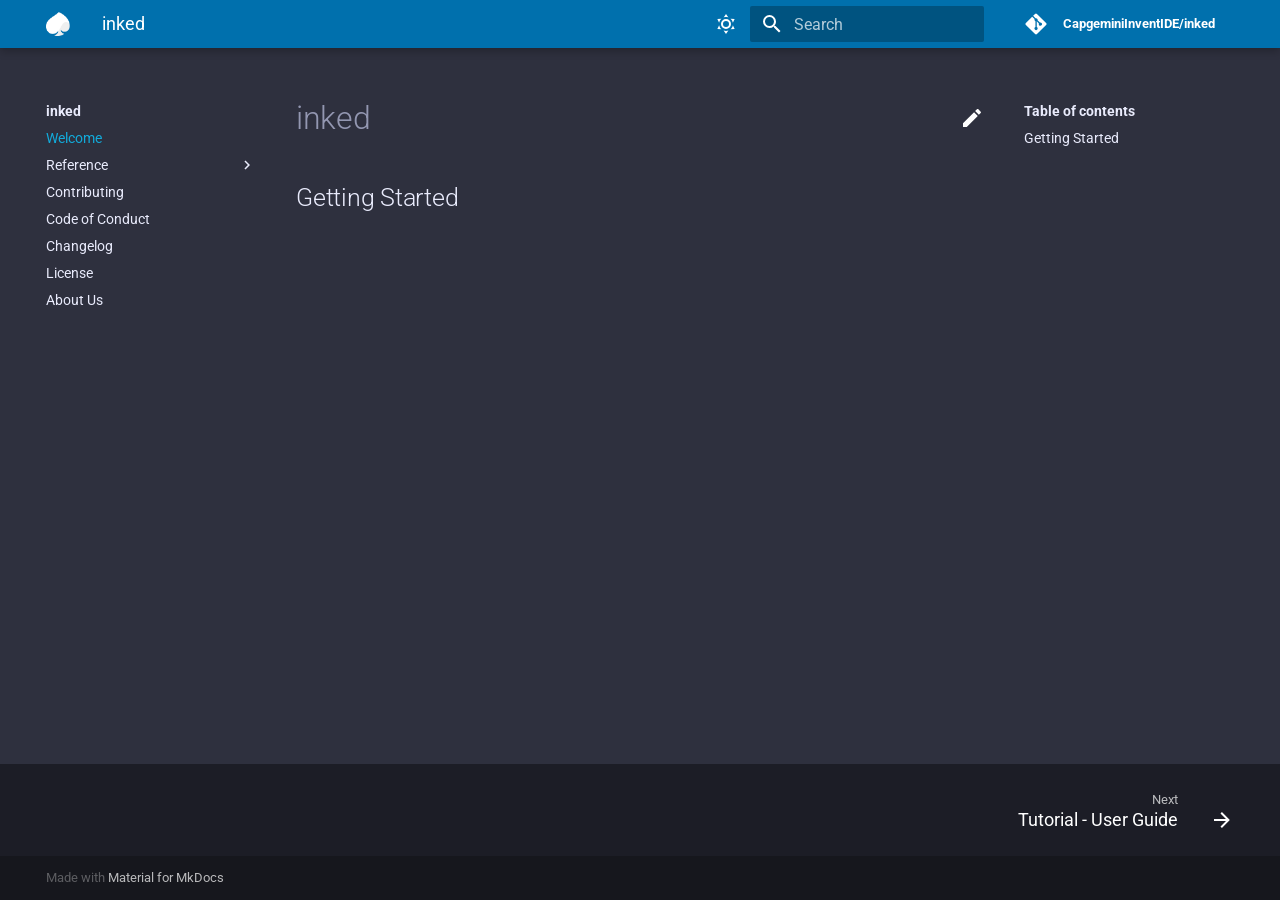
<file: index.html>
<!doctype html>
<html lang="en" class="no-js">
  <head>
    
      <meta charset="utf-8">
      <meta name="viewport" content="width=device-width,initial-scale=1">
      
        <meta name="description" content="Evolving repo of the inked">
      
      
      
      
        <link rel="canonical" href="https://CapgeminiInventIDE.github.io/inked/">
      
      <link rel="shortcut icon" href="assets/imgs/favicon.png">
      <meta name="generator" content="mkdocs-1.1.2, mkdocs-material-6.2.7">
    
    
      
        <title>inked</title>
      
    
    
      <link rel="stylesheet" href="assets/stylesheets/main.cb6bc1d0.min.css">
      
        
        <link rel="stylesheet" href="assets/stylesheets/palette.39b8e14a.min.css">
        
      
    
    
    
      
        
        <link rel="preconnect" href="https://fonts.gstatic.com" crossorigin>
        <link rel="stylesheet" href="https://fonts.googleapis.com/css?family=Roboto:300,400,400i,700%7CRoboto+Mono&display=fallback">
        <style>body,input{font-family:"Roboto",-apple-system,BlinkMacSystemFont,Helvetica,Arial,sans-serif}code,kbd,pre{font-family:"Roboto Mono",SFMono-Regular,Consolas,Menlo,monospace}</style>
      
    
    
    
      <link rel="stylesheet" href="assets/css/styles.css">
    
    
      
    
    


<meta property="og:type" content="website" />
<meta property="og:title" content="inked" />
<meta property="og:description" content="Evolving repo of the inked" />
<meta property="og:url" content="https://CapgeminiInventIDE.github.io/inked/" />
<meta property="og:image" content="https://upload.wikimedia.org/wikipedia/commons/thumb/9/9d/Capgemini_201x_logo.svg/1280px-Capgemini_201x_logo.svg.png" />
<meta property="og:image:type" content="image/png" />
<meta property="og:image:width" content="1280" />
<meta property="og:image:height" content="299" />

  </head>
  
  
    
    
    
    
    
    <body dir="ltr" data-md-color-scheme="capgemini" data-md-color-primary="" data-md-color-accent="">
      
  
    
    <input class="md-toggle" data-md-toggle="drawer" type="checkbox" id="__drawer" autocomplete="off">
    <input class="md-toggle" data-md-toggle="search" type="checkbox" id="__search" autocomplete="off">
    <label class="md-overlay" for="__drawer"></label>
    <div data-md-component="skip">
      
        
        <a href="#inked" class="md-skip">
          Skip to content
        </a>
      
    </div>
    <div data-md-component="announce">
      
    </div>
    
      <header class="md-header" data-md-component="header">
    <nav class="md-header-nav md-grid" aria-label="Header">
        <a href="https://CapgeminiInventIDE.github.io/inked" title="inked"
            class="md-header-nav__button md-logo" aria-label="inked">
            
  <img src="assets/imgs/index.png" alt="logo">

        </a>
        <label class="md-header-nav__button md-icon" for="__drawer">
            <svg xmlns="http://www.w3.org/2000/svg" viewBox="0 0 24 24"><path d="M3 6h18v2H3V6m0 5h18v2H3v-2m0 5h18v2H3v-2z"/></svg>
        </label>
        <div class="md-header-nav__title" data-md-component="header-title">
            
            <div class="md-header-nav__ellipsis">
                <span class="md-header-nav__topic md-ellipsis">
                    inked
                </span>
                <span class="md-header-nav__topic md-ellipsis">
                    
                    Welcome
                    
                </span>
            </div>
            
        </div>
        <div class="md-header-nav__options">
            <button class="md-header-nav__button md-icon" title="Switch to light mode" aria-label="Switch to light mode"
                data-md-color-scheme="capgemini" data-md-state="visible">
                <!-- <div class="md-source__icon md-icon"> -->
                
                <svg xmlns="http://www.w3.org/2000/svg" viewBox="0 0 24 24"><path d="M12 7a5 5 0 015 5 5 5 0 01-5 5 5 5 0 01-5-5 5 5 0 015-5m0 2a3 3 0 00-3 3 3 3 0 003 3 3 3 0 003-3 3 3 0 00-3-3m0-7l2.39 3.42C13.65 5.15 12.84 5 12 5c-.84 0-1.65.15-2.39.42L12 2M3.34 7l4.16-.35A7.2 7.2 0 005.94 8.5c-.44.74-.69 1.5-.83 2.29L3.34 7m.02 10l1.76-3.77a7.131 7.131 0 002.38 4.14L3.36 17M20.65 7l-1.77 3.79a7.023 7.023 0 00-2.38-4.15l4.15.36m-.01 10l-4.14.36c.59-.51 1.12-1.14 1.54-1.86.42-.73.69-1.5.83-2.29L20.64 17M12 22l-2.41-3.44c.74.27 1.55.44 2.41.44.82 0 1.63-.17 2.37-.44L12 22z"/></svg>
                <!-- </div> -->
            </button>
            <button class="md-header-nav__button md-icon" title="Switch to dark mode" aria-label="Switch to dark mode"
                data-md-color-scheme="slate" data-md-state="hidden">
                
                <svg xmlns="http://www.w3.org/2000/svg" viewBox="0 0 24 24"><path d="M17.75 4.09l-2.53 1.94.91 3.06-2.63-1.81-2.63 1.81.91-3.06-2.53-1.94L12.44 4l1.06-3 1.06 3 3.19.09m3.5 6.91l-1.64 1.25.59 1.98-1.7-1.17-1.7 1.17.59-1.98L15.75 11l2.06-.05L18.5 9l.69 1.95 2.06.05m-2.28 4.95c.83-.08 1.72 1.1 1.19 1.85-.32.45-.66.87-1.08 1.27C15.17 23 8.84 23 4.94 19.07c-3.91-3.9-3.91-10.24 0-14.14.4-.4.82-.76 1.27-1.08.75-.53 1.93.36 1.85 1.19-.27 2.86.69 5.83 2.89 8.02a9.96 9.96 0 008.02 2.89m-1.64 2.02a12.08 12.08 0 01-7.8-3.47c-2.17-2.19-3.33-5-3.49-7.82-2.81 3.14-2.7 7.96.31 10.98 3.02 3.01 7.84 3.12 10.98.31z"/></svg>
            </button>

        </div>
        
        <label class="md-header-nav__button md-icon" for="__search">
            <svg xmlns="http://www.w3.org/2000/svg" viewBox="0 0 24 24"><path d="M9.5 3A6.5 6.5 0 0116 9.5c0 1.61-.59 3.09-1.56 4.23l.27.27h.79l5 5-1.5 1.5-5-5v-.79l-.27-.27A6.516 6.516 0 019.5 16 6.5 6.5 0 013 9.5 6.5 6.5 0 019.5 3m0 2C7 5 5 7 5 9.5S7 14 9.5 14 14 12 14 9.5 12 5 9.5 5z"/></svg>
        </label>
        
<div class="md-search" data-md-component="search" role="dialog">
  <label class="md-search__overlay" for="__search"></label>
  <div class="md-search__inner" role="search">
    <form class="md-search__form" name="search">
      <input type="text" class="md-search__input" name="query" aria-label="Search" placeholder="Search" autocapitalize="off" autocorrect="off" autocomplete="off" spellcheck="false" data-md-component="search-query" data-md-state="active" required>
      <label class="md-search__icon md-icon" for="__search">
        <svg xmlns="http://www.w3.org/2000/svg" viewBox="0 0 24 24"><path d="M9.5 3A6.5 6.5 0 0116 9.5c0 1.61-.59 3.09-1.56 4.23l.27.27h.79l5 5-1.5 1.5-5-5v-.79l-.27-.27A6.516 6.516 0 019.5 16 6.5 6.5 0 013 9.5 6.5 6.5 0 019.5 3m0 2C7 5 5 7 5 9.5S7 14 9.5 14 14 12 14 9.5 12 5 9.5 5z"/></svg>
        <svg xmlns="http://www.w3.org/2000/svg" viewBox="0 0 24 24"><path d="M20 11v2H8l5.5 5.5-1.42 1.42L4.16 12l7.92-7.92L13.5 5.5 8 11h12z"/></svg>
      </label>
      <button type="reset" class="md-search__icon md-icon" aria-label="Clear" data-md-component="search-reset" tabindex="-1">
        <svg xmlns="http://www.w3.org/2000/svg" viewBox="0 0 24 24"><path d="M19 6.41L17.59 5 12 10.59 6.41 5 5 6.41 10.59 12 5 17.59 6.41 19 12 13.41 17.59 19 19 17.59 13.41 12 19 6.41z"/></svg>
      </button>
    </form>
    <div class="md-search__output">
      <div class="md-search__scrollwrap" data-md-scrollfix>
        <div class="md-search-result" data-md-component="search-result">
          <div class="md-search-result__meta">
            Initializing search
          </div>
          <ol class="md-search-result__list"></ol>
        </div>
      </div>
    </div>
  </div>
</div>
        
        
        <div class="md-header-nav__source">
            
<a href="https://github.com/CapgeminiInventIDE/inked/" title="Go to repository" class="md-source">
  <div class="md-source__icon md-icon">
    
    <svg xmlns="http://www.w3.org/2000/svg" viewBox="0 0 448 512"><path d="M439.55 236.05L244 40.45a28.87 28.87 0 00-40.81 0l-40.66 40.63 51.52 51.52c27.06-9.14 52.68 16.77 43.39 43.68l49.66 49.66c34.23-11.8 61.18 31 35.47 56.69-26.49 26.49-70.21-2.87-56-37.34L240.22 199v121.85c25.3 12.54 22.26 41.85 9.08 55a34.34 34.34 0 01-48.55 0c-17.57-17.6-11.07-46.91 11.25-56v-123c-20.8-8.51-24.6-30.74-18.64-45L142.57 101 8.45 235.14a28.86 28.86 0 000 40.81l195.61 195.6a28.86 28.86 0 0040.8 0l194.69-194.69a28.86 28.86 0 000-40.81z"/></svg>
  </div>
  <div class="md-source__repository">
    CapgeminiInventIDE/inked
  </div>
</a>
        </div>
        
    </nav>
</header>
    
    <div class="md-container" data-md-component="container">
      
      
        
      
      <main class="md-main" data-md-component="main">
        <div class="md-main__inner md-grid">
          
            
              
              <div class="md-sidebar md-sidebar--primary" data-md-component="navigation" >
                <div class="md-sidebar__scrollwrap">
                  <div class="md-sidebar__inner">
                    




<nav class="md-nav md-nav--primary" aria-label="Navigation" data-md-level="0">
  <label class="md-nav__title" for="__drawer">
    <a href="https://CapgeminiInventIDE.github.io/inked" title="inked" class="md-nav__button md-logo" aria-label="inked">
      
  <img src="assets/imgs/index.png" alt="logo">

    </a>
    inked
  </label>
  
    <div class="md-nav__source">
      
<a href="https://github.com/CapgeminiInventIDE/inked/" title="Go to repository" class="md-source">
  <div class="md-source__icon md-icon">
    
    <svg xmlns="http://www.w3.org/2000/svg" viewBox="0 0 448 512"><path d="M439.55 236.05L244 40.45a28.87 28.87 0 00-40.81 0l-40.66 40.63 51.52 51.52c27.06-9.14 52.68 16.77 43.39 43.68l49.66 49.66c34.23-11.8 61.18 31 35.47 56.69-26.49 26.49-70.21-2.87-56-37.34L240.22 199v121.85c25.3 12.54 22.26 41.85 9.08 55a34.34 34.34 0 01-48.55 0c-17.57-17.6-11.07-46.91 11.25-56v-123c-20.8-8.51-24.6-30.74-18.64-45L142.57 101 8.45 235.14a28.86 28.86 0 000 40.81l195.61 195.6a28.86 28.86 0 0040.8 0l194.69-194.69a28.86 28.86 0 000-40.81z"/></svg>
  </div>
  <div class="md-source__repository">
    CapgeminiInventIDE/inked
  </div>
</a>
    </div>
  
  <ul class="md-nav__list" data-md-scrollfix>
    
      
      
      

  
  
    
  
  
    <li class="md-nav__item md-nav__item--active">
      
      <input class="md-nav__toggle md-toggle" data-md-toggle="toc" type="checkbox" id="__toc">
      
        
      
      
        <label class="md-nav__link md-nav__link--active" for="__toc">
          Welcome
          <span class="md-nav__icon md-icon"></span>
        </label>
      
      <a href="." class="md-nav__link md-nav__link--active">
        Welcome
      </a>
      
        <!--
Copyright (c) 2016-2020 Martin Donath <martin.donath@squidfunk.com>
    Permission is hereby granted, free of charge, to any person obtaining a copy
    of this software and associated documentation files (the "Software"), to
    deal in the Software without restriction, including without limitation the
    rights to use, copy, modify, merge, publish, distribute, sublicense, and/or
    sell copies of the Software, and to permit persons to whom the Software is
    furnished to do so, subject to the following conditions:
    The above copyright notice and this permission notice shall be included in
    all copies or substantial portions of the Software.
    THE SOFTWARE IS PROVIDED "AS IS", WITHOUT WARRANTY OF ANY KIND, EXPRESS OR
    IMPLIED, INCLUDING BUT NOT LIMITED TO THE WARRANTIES OF MERCHANTABILITY,
    FITNESS FOR A PARTICULAR PURPOSE AND NON-INFRINGEMENT. IN NO EVENT SHALL THE
    AUTHORS OR COPYRIGHT HOLDERS BE LIABLE FOR ANY CLAIM, DAMAGES OR OTHER
    LIABILITY, WHETHER IN AN ACTION OF CONTRACT, TORT OR OTHERWISE, ARISING
    FROM, OUT OF OR IN CONNECTION WITH THE SOFTWARE OR THE USE OR OTHER DEALINGS
    IN THE SOFTWARE.
    -->

    

    
    <!-- Table of contents -->
    <nav class="md-nav md-nav--secondary" aria-label="Table of contents">
        
    
        <!--
        Hack: check whether the content contains a h1 headline. If it does, the
        top-level anchor must be skipped, since it would be redundant to the link
        to the current page that is located just above the anchor. Therefore we
        directly continue with the children of the anchor.
      -->
        
        
        
    
        <!-- Render item list -->
        
        <label class="md-nav__title" for="__toc">
            <span class="md-nav__icon md-icon"></span>
            Table of contents
        </label>
        <ul class="md-nav__list" data-md-scrollfix>
            
            <li class="md-nav__item">
  <a href="#getting-started" class="md-nav__link">
    Getting Started
  </a>
  
</li>
            
        </ul>
        
    </nav>
    
      
    </li>
  

    
      
      
      

  
  
  
    
    <li class="md-nav__item md-nav__item--nested">
      
      
        <input class="md-nav__toggle md-toggle" data-md-toggle="nav-2" type="checkbox" id="nav-2" >
      
      <label class="md-nav__link" for="nav-2">
        Reference
        <span class="md-nav__icon md-icon"></span>
      </label>
      <nav class="md-nav" aria-label="Reference" data-md-level="1">
        <label class="md-nav__title" for="nav-2">
          <span class="md-nav__icon md-icon"></span>
          Reference
        </label>
        <ul class="md-nav__list" data-md-scrollfix>
          
          
            
  
  
  
    <li class="md-nav__item">
      <a href="reference/Tutorial-User_Guide/" class="md-nav__link">
        Tutorial - User Guide
      </a>
    </li>
  

          
            
  
  
  
    <li class="md-nav__item">
      <a href="reference/character/" class="md-nav__link">
        Character
      </a>
    </li>
  

          
            
  
  
  
    <li class="md-nav__item">
      <a href="reference/CharacterGenerator/" class="md-nav__link">
        CharacterGenerator
      </a>
    </li>
  

          
            
  
  
  
    <li class="md-nav__item">
      <a href="reference/word/" class="md-nav__link">
        Word
      </a>
    </li>
  

          
            
  
  
  
    <li class="md-nav__item">
      <a href="reference/WordGenerator/" class="md-nav__link">
        WordGenerator
      </a>
    </li>
  

          
            
  
  
  
    <li class="md-nav__item">
      <a href="reference/Augmentor.md" class="md-nav__link">
        Augmentor
      </a>
    </li>
  

          
            
  
  
  
    <li class="md-nav__item">
      <a href="reference/spacer/" class="md-nav__link">
        Spacer
      </a>
    </li>
  

          
        </ul>
      </nav>
    </li>
  

    
      
      
      

  
  
  
    <li class="md-nav__item">
      <a href="contributing/" class="md-nav__link">
        Contributing
      </a>
    </li>
  

    
      
      
      

  
  
  
    <li class="md-nav__item">
      <a href="code_of_conduct/" class="md-nav__link">
        Code of Conduct
      </a>
    </li>
  

    
      
      
      

  
  
  
    <li class="md-nav__item">
      <a href="changelog/" class="md-nav__link">
        Changelog
      </a>
    </li>
  

    
      
      
      

  
  
  
    <li class="md-nav__item">
      <a href="license/" class="md-nav__link">
        License
      </a>
    </li>
  

    
      
      
      

  
  
  
    <li class="md-nav__item">
      <a href="about_us/" class="md-nav__link">
        About Us
      </a>
    </li>
  

    
  </ul>
</nav>
                  </div>
                </div>
              </div>
            
            
              
              <div class="md-sidebar md-sidebar--secondary" data-md-component="toc" >
                <div class="md-sidebar__scrollwrap">
                  <div class="md-sidebar__inner">
                    <!--
Copyright (c) 2016-2020 Martin Donath <martin.donath@squidfunk.com>
    Permission is hereby granted, free of charge, to any person obtaining a copy
    of this software and associated documentation files (the "Software"), to
    deal in the Software without restriction, including without limitation the
    rights to use, copy, modify, merge, publish, distribute, sublicense, and/or
    sell copies of the Software, and to permit persons to whom the Software is
    furnished to do so, subject to the following conditions:
    The above copyright notice and this permission notice shall be included in
    all copies or substantial portions of the Software.
    THE SOFTWARE IS PROVIDED "AS IS", WITHOUT WARRANTY OF ANY KIND, EXPRESS OR
    IMPLIED, INCLUDING BUT NOT LIMITED TO THE WARRANTIES OF MERCHANTABILITY,
    FITNESS FOR A PARTICULAR PURPOSE AND NON-INFRINGEMENT. IN NO EVENT SHALL THE
    AUTHORS OR COPYRIGHT HOLDERS BE LIABLE FOR ANY CLAIM, DAMAGES OR OTHER
    LIABILITY, WHETHER IN AN ACTION OF CONTRACT, TORT OR OTHERWISE, ARISING
    FROM, OUT OF OR IN CONNECTION WITH THE SOFTWARE OR THE USE OR OTHER DEALINGS
    IN THE SOFTWARE.
    -->

    

    
    <!-- Table of contents -->
    <nav class="md-nav md-nav--secondary" aria-label="Table of contents">
        
    
        <!--
        Hack: check whether the content contains a h1 headline. If it does, the
        top-level anchor must be skipped, since it would be redundant to the link
        to the current page that is located just above the anchor. Therefore we
        directly continue with the children of the anchor.
      -->
        
        
        
    
        <!-- Render item list -->
        
        <label class="md-nav__title" for="__toc">
            <span class="md-nav__icon md-icon"></span>
            Table of contents
        </label>
        <ul class="md-nav__list" data-md-scrollfix>
            
            <li class="md-nav__item">
  <a href="#getting-started" class="md-nav__link">
    Getting Started
  </a>
  
</li>
            
        </ul>
        
    </nav>
    
                  </div>
                </div>
              </div>
            
          
          <div class="md-content">
            <article class="md-content__inner md-typeset">
              
                
                  <a href="https://github.com/CapgeminiInventIDE/inked/edit/master/docs/index.md" title="Edit this page" class="md-content__button md-icon">
                    <svg xmlns="http://www.w3.org/2000/svg" viewBox="0 0 24 24"><path d="M20.71 7.04c.39-.39.39-1.04 0-1.41l-2.34-2.34c-.37-.39-1.02-.39-1.41 0l-1.84 1.83 3.75 3.75M3 17.25V21h3.75L17.81 9.93l-3.75-3.75L3 17.25z"/></svg>
                  </a>
                
                
                <h1 id="inked">inked<a class="headerlink" href="#inked" title="Permanent link">¤</a></h1>
<h2 id="getting-started">Getting Started<a class="headerlink" href="#getting-started" title="Permanent link">¤</a></h2>
                
              
              
                


              
            </article>
          </div>
        </div>
      </main>
      
        
<footer class="md-footer">
  
    <div class="md-footer-nav">
      <nav class="md-footer-nav__inner md-grid" aria-label="Footer">
        
        
          <a href="reference/Tutorial-User_Guide/" class="md-footer-nav__link md-footer-nav__link--next" rel="next">
            <div class="md-footer-nav__title">
              <div class="md-ellipsis">
                <span class="md-footer-nav__direction">
                  Next
                </span>
                Tutorial - User Guide
              </div>
            </div>
            <div class="md-footer-nav__button md-icon">
              <svg xmlns="http://www.w3.org/2000/svg" viewBox="0 0 24 24"><path d="M4 11v2h12l-5.5 5.5 1.42 1.42L19.84 12l-7.92-7.92L10.5 5.5 16 11H4z"/></svg>
            </div>
          </a>
        
      </nav>
    </div>
  
  <div class="md-footer-meta md-typeset">
    <div class="md-footer-meta__inner md-grid">
      <div class="md-footer-copyright">
        
        Made with
        <a href="https://squidfunk.github.io/mkdocs-material/" target="_blank" rel="noopener">
          Material for MkDocs
        </a>
      </div>
      
    </div>
  </div>
</footer>
      
    </div>
    
      <script src="assets/javascripts/vendor.53cc9318.min.js"></script>
      <script src="assets/javascripts/bundle.e9c9f54f.min.js"></script><script id="__lang" type="application/json">{"clipboard.copy": "Copy to clipboard", "clipboard.copied": "Copied to clipboard", "search.config.lang": "en", "search.config.pipeline": "trimmer, stopWordFilter", "search.config.separator": "[\\s\\-]+", "search.placeholder": "Search", "search.result.placeholder": "Type to start searching", "search.result.none": "No matching documents", "search.result.one": "1 matching document", "search.result.other": "# matching documents", "search.result.more.one": "1 more on this page", "search.result.more.other": "# more on this page", "search.result.term.missing": "Missing"}</script>
      
      <script>
        app = initialize({
          base: ".",
          features: [],
          search: Object.assign({
            worker: "assets/javascripts/worker/search.9c0e82ba.min.js"
          }, typeof search !== "undefined" && search)
        })
      </script>
      
        <script src="assets/js/theme.js"></script>
      
    
  </body>
</html>
</file>
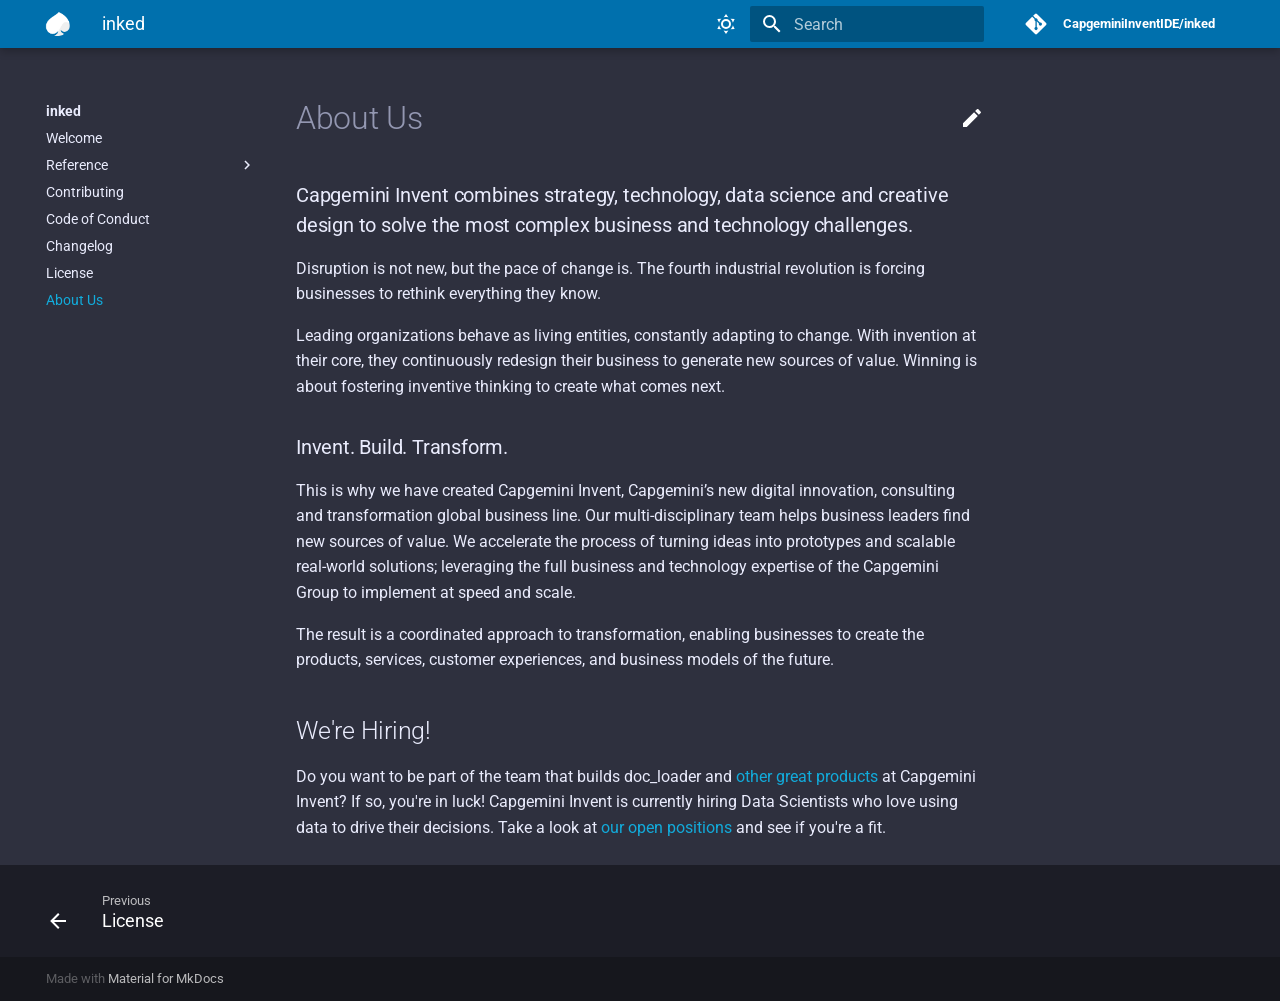
<file: about_us/index.html>
<!doctype html>
<html lang="en" class="no-js">
  <head>
    
      <meta charset="utf-8">
      <meta name="viewport" content="width=device-width,initial-scale=1">
      
        <meta name="description" content="Evolving repo of the inked">
      
      
      
      
        <link rel="canonical" href="https://CapgeminiInventIDE.github.io/inked/about_us/">
      
      <link rel="shortcut icon" href="../assets/imgs/favicon.png">
      <meta name="generator" content="mkdocs-1.1.2, mkdocs-material-6.2.7">
    
    
      
        <title>About Us - inked</title>
      
    
    
      <link rel="stylesheet" href="../assets/stylesheets/main.cb6bc1d0.min.css">
      
        
        <link rel="stylesheet" href="../assets/stylesheets/palette.39b8e14a.min.css">
        
      
    
    
    
      
        
        <link rel="preconnect" href="https://fonts.gstatic.com" crossorigin>
        <link rel="stylesheet" href="https://fonts.googleapis.com/css?family=Roboto:300,400,400i,700%7CRoboto+Mono&display=fallback">
        <style>body,input{font-family:"Roboto",-apple-system,BlinkMacSystemFont,Helvetica,Arial,sans-serif}code,kbd,pre{font-family:"Roboto Mono",SFMono-Regular,Consolas,Menlo,monospace}</style>
      
    
    
    
      <link rel="stylesheet" href="../assets/css/styles.css">
    
    
      
    
    


  

<meta property="og:type" content="website" />
<meta property="og:title" content="inked - About Us" />
<meta property="og:description" content="Evolving repo of the inked" />
<meta property="og:url" content="https://CapgeminiInventIDE.github.io/inked/about_us/" />
<meta property="og:image" content="https://upload.wikimedia.org/wikipedia/commons/thumb/9/9d/Capgemini_201x_logo.svg/1280px-Capgemini_201x_logo.svg.png" />
<meta property="og:image:type" content="image/png" />
<meta property="og:image:width" content="1280" />
<meta property="og:image:height" content="299" />

  </head>
  
  
    
    
    
    
    
    <body dir="ltr" data-md-color-scheme="capgemini" data-md-color-primary="" data-md-color-accent="">
      
  
    
    <input class="md-toggle" data-md-toggle="drawer" type="checkbox" id="__drawer" autocomplete="off">
    <input class="md-toggle" data-md-toggle="search" type="checkbox" id="__search" autocomplete="off">
    <label class="md-overlay" for="__drawer"></label>
    <div data-md-component="skip">
      
        
        <a href="#about-us" class="md-skip">
          Skip to content
        </a>
      
    </div>
    <div data-md-component="announce">
      
    </div>
    
      <header class="md-header" data-md-component="header">
    <nav class="md-header-nav md-grid" aria-label="Header">
        <a href="https://CapgeminiInventIDE.github.io/inked" title="inked"
            class="md-header-nav__button md-logo" aria-label="inked">
            
  <img src="../assets/imgs/index.png" alt="logo">

        </a>
        <label class="md-header-nav__button md-icon" for="__drawer">
            <svg xmlns="http://www.w3.org/2000/svg" viewBox="0 0 24 24"><path d="M3 6h18v2H3V6m0 5h18v2H3v-2m0 5h18v2H3v-2z"/></svg>
        </label>
        <div class="md-header-nav__title" data-md-component="header-title">
            
            <div class="md-header-nav__ellipsis">
                <span class="md-header-nav__topic md-ellipsis">
                    inked
                </span>
                <span class="md-header-nav__topic md-ellipsis">
                    
                    About Us
                    
                </span>
            </div>
            
        </div>
        <div class="md-header-nav__options">
            <button class="md-header-nav__button md-icon" title="Switch to light mode" aria-label="Switch to light mode"
                data-md-color-scheme="capgemini" data-md-state="visible">
                <!-- <div class="md-source__icon md-icon"> -->
                
                <svg xmlns="http://www.w3.org/2000/svg" viewBox="0 0 24 24"><path d="M12 7a5 5 0 015 5 5 5 0 01-5 5 5 5 0 01-5-5 5 5 0 015-5m0 2a3 3 0 00-3 3 3 3 0 003 3 3 3 0 003-3 3 3 0 00-3-3m0-7l2.39 3.42C13.65 5.15 12.84 5 12 5c-.84 0-1.65.15-2.39.42L12 2M3.34 7l4.16-.35A7.2 7.2 0 005.94 8.5c-.44.74-.69 1.5-.83 2.29L3.34 7m.02 10l1.76-3.77a7.131 7.131 0 002.38 4.14L3.36 17M20.65 7l-1.77 3.79a7.023 7.023 0 00-2.38-4.15l4.15.36m-.01 10l-4.14.36c.59-.51 1.12-1.14 1.54-1.86.42-.73.69-1.5.83-2.29L20.64 17M12 22l-2.41-3.44c.74.27 1.55.44 2.41.44.82 0 1.63-.17 2.37-.44L12 22z"/></svg>
                <!-- </div> -->
            </button>
            <button class="md-header-nav__button md-icon" title="Switch to dark mode" aria-label="Switch to dark mode"
                data-md-color-scheme="slate" data-md-state="hidden">
                
                <svg xmlns="http://www.w3.org/2000/svg" viewBox="0 0 24 24"><path d="M17.75 4.09l-2.53 1.94.91 3.06-2.63-1.81-2.63 1.81.91-3.06-2.53-1.94L12.44 4l1.06-3 1.06 3 3.19.09m3.5 6.91l-1.64 1.25.59 1.98-1.7-1.17-1.7 1.17.59-1.98L15.75 11l2.06-.05L18.5 9l.69 1.95 2.06.05m-2.28 4.95c.83-.08 1.72 1.1 1.19 1.85-.32.45-.66.87-1.08 1.27C15.17 23 8.84 23 4.94 19.07c-3.91-3.9-3.91-10.24 0-14.14.4-.4.82-.76 1.27-1.08.75-.53 1.93.36 1.85 1.19-.27 2.86.69 5.83 2.89 8.02a9.96 9.96 0 008.02 2.89m-1.64 2.02a12.08 12.08 0 01-7.8-3.47c-2.17-2.19-3.33-5-3.49-7.82-2.81 3.14-2.7 7.96.31 10.98 3.02 3.01 7.84 3.12 10.98.31z"/></svg>
            </button>

        </div>
        
        <label class="md-header-nav__button md-icon" for="__search">
            <svg xmlns="http://www.w3.org/2000/svg" viewBox="0 0 24 24"><path d="M9.5 3A6.5 6.5 0 0116 9.5c0 1.61-.59 3.09-1.56 4.23l.27.27h.79l5 5-1.5 1.5-5-5v-.79l-.27-.27A6.516 6.516 0 019.5 16 6.5 6.5 0 013 9.5 6.5 6.5 0 019.5 3m0 2C7 5 5 7 5 9.5S7 14 9.5 14 14 12 14 9.5 12 5 9.5 5z"/></svg>
        </label>
        
<div class="md-search" data-md-component="search" role="dialog">
  <label class="md-search__overlay" for="__search"></label>
  <div class="md-search__inner" role="search">
    <form class="md-search__form" name="search">
      <input type="text" class="md-search__input" name="query" aria-label="Search" placeholder="Search" autocapitalize="off" autocorrect="off" autocomplete="off" spellcheck="false" data-md-component="search-query" data-md-state="active" required>
      <label class="md-search__icon md-icon" for="__search">
        <svg xmlns="http://www.w3.org/2000/svg" viewBox="0 0 24 24"><path d="M9.5 3A6.5 6.5 0 0116 9.5c0 1.61-.59 3.09-1.56 4.23l.27.27h.79l5 5-1.5 1.5-5-5v-.79l-.27-.27A6.516 6.516 0 019.5 16 6.5 6.5 0 013 9.5 6.5 6.5 0 019.5 3m0 2C7 5 5 7 5 9.5S7 14 9.5 14 14 12 14 9.5 12 5 9.5 5z"/></svg>
        <svg xmlns="http://www.w3.org/2000/svg" viewBox="0 0 24 24"><path d="M20 11v2H8l5.5 5.5-1.42 1.42L4.16 12l7.92-7.92L13.5 5.5 8 11h12z"/></svg>
      </label>
      <button type="reset" class="md-search__icon md-icon" aria-label="Clear" data-md-component="search-reset" tabindex="-1">
        <svg xmlns="http://www.w3.org/2000/svg" viewBox="0 0 24 24"><path d="M19 6.41L17.59 5 12 10.59 6.41 5 5 6.41 10.59 12 5 17.59 6.41 19 12 13.41 17.59 19 19 17.59 13.41 12 19 6.41z"/></svg>
      </button>
    </form>
    <div class="md-search__output">
      <div class="md-search__scrollwrap" data-md-scrollfix>
        <div class="md-search-result" data-md-component="search-result">
          <div class="md-search-result__meta">
            Initializing search
          </div>
          <ol class="md-search-result__list"></ol>
        </div>
      </div>
    </div>
  </div>
</div>
        
        
        <div class="md-header-nav__source">
            
<a href="https://github.com/CapgeminiInventIDE/inked/" title="Go to repository" class="md-source">
  <div class="md-source__icon md-icon">
    
    <svg xmlns="http://www.w3.org/2000/svg" viewBox="0 0 448 512"><path d="M439.55 236.05L244 40.45a28.87 28.87 0 00-40.81 0l-40.66 40.63 51.52 51.52c27.06-9.14 52.68 16.77 43.39 43.68l49.66 49.66c34.23-11.8 61.18 31 35.47 56.69-26.49 26.49-70.21-2.87-56-37.34L240.22 199v121.85c25.3 12.54 22.26 41.85 9.08 55a34.34 34.34 0 01-48.55 0c-17.57-17.6-11.07-46.91 11.25-56v-123c-20.8-8.51-24.6-30.74-18.64-45L142.57 101 8.45 235.14a28.86 28.86 0 000 40.81l195.61 195.6a28.86 28.86 0 0040.8 0l194.69-194.69a28.86 28.86 0 000-40.81z"/></svg>
  </div>
  <div class="md-source__repository">
    CapgeminiInventIDE/inked
  </div>
</a>
        </div>
        
    </nav>
</header>
    
    <div class="md-container" data-md-component="container">
      
      
        
      
      <main class="md-main" data-md-component="main">
        <div class="md-main__inner md-grid">
          
            
              
              <div class="md-sidebar md-sidebar--primary" data-md-component="navigation" >
                <div class="md-sidebar__scrollwrap">
                  <div class="md-sidebar__inner">
                    




<nav class="md-nav md-nav--primary" aria-label="Navigation" data-md-level="0">
  <label class="md-nav__title" for="__drawer">
    <a href="https://CapgeminiInventIDE.github.io/inked" title="inked" class="md-nav__button md-logo" aria-label="inked">
      
  <img src="../assets/imgs/index.png" alt="logo">

    </a>
    inked
  </label>
  
    <div class="md-nav__source">
      
<a href="https://github.com/CapgeminiInventIDE/inked/" title="Go to repository" class="md-source">
  <div class="md-source__icon md-icon">
    
    <svg xmlns="http://www.w3.org/2000/svg" viewBox="0 0 448 512"><path d="M439.55 236.05L244 40.45a28.87 28.87 0 00-40.81 0l-40.66 40.63 51.52 51.52c27.06-9.14 52.68 16.77 43.39 43.68l49.66 49.66c34.23-11.8 61.18 31 35.47 56.69-26.49 26.49-70.21-2.87-56-37.34L240.22 199v121.85c25.3 12.54 22.26 41.85 9.08 55a34.34 34.34 0 01-48.55 0c-17.57-17.6-11.07-46.91 11.25-56v-123c-20.8-8.51-24.6-30.74-18.64-45L142.57 101 8.45 235.14a28.86 28.86 0 000 40.81l195.61 195.6a28.86 28.86 0 0040.8 0l194.69-194.69a28.86 28.86 0 000-40.81z"/></svg>
  </div>
  <div class="md-source__repository">
    CapgeminiInventIDE/inked
  </div>
</a>
    </div>
  
  <ul class="md-nav__list" data-md-scrollfix>
    
      
      
      

  
  
  
    <li class="md-nav__item">
      <a href=".." class="md-nav__link">
        Welcome
      </a>
    </li>
  

    
      
      
      

  
  
  
    
    <li class="md-nav__item md-nav__item--nested">
      
      
        <input class="md-nav__toggle md-toggle" data-md-toggle="nav-2" type="checkbox" id="nav-2" >
      
      <label class="md-nav__link" for="nav-2">
        Reference
        <span class="md-nav__icon md-icon"></span>
      </label>
      <nav class="md-nav" aria-label="Reference" data-md-level="1">
        <label class="md-nav__title" for="nav-2">
          <span class="md-nav__icon md-icon"></span>
          Reference
        </label>
        <ul class="md-nav__list" data-md-scrollfix>
          
          
            
  
  
  
    <li class="md-nav__item">
      <a href="../reference/Tutorial-User_Guide/" class="md-nav__link">
        Tutorial - User Guide
      </a>
    </li>
  

          
            
  
  
  
    <li class="md-nav__item">
      <a href="../reference/character/" class="md-nav__link">
        Character
      </a>
    </li>
  

          
            
  
  
  
    <li class="md-nav__item">
      <a href="../reference/CharacterGenerator/" class="md-nav__link">
        CharacterGenerator
      </a>
    </li>
  

          
            
  
  
  
    <li class="md-nav__item">
      <a href="../reference/word/" class="md-nav__link">
        Word
      </a>
    </li>
  

          
            
  
  
  
    <li class="md-nav__item">
      <a href="../reference/WordGenerator/" class="md-nav__link">
        WordGenerator
      </a>
    </li>
  

          
            
  
  
  
    <li class="md-nav__item">
      <a href="../reference/Augmentor.md" class="md-nav__link">
        Augmentor
      </a>
    </li>
  

          
            
  
  
  
    <li class="md-nav__item">
      <a href="../reference/spacer/" class="md-nav__link">
        Spacer
      </a>
    </li>
  

          
        </ul>
      </nav>
    </li>
  

    
      
      
      

  
  
  
    <li class="md-nav__item">
      <a href="../contributing/" class="md-nav__link">
        Contributing
      </a>
    </li>
  

    
      
      
      

  
  
  
    <li class="md-nav__item">
      <a href="../code_of_conduct/" class="md-nav__link">
        Code of Conduct
      </a>
    </li>
  

    
      
      
      

  
  
  
    <li class="md-nav__item">
      <a href="../changelog/" class="md-nav__link">
        Changelog
      </a>
    </li>
  

    
      
      
      

  
  
  
    <li class="md-nav__item">
      <a href="../license/" class="md-nav__link">
        License
      </a>
    </li>
  

    
      
      
      

  
  
    
  
  
    <li class="md-nav__item md-nav__item--active">
      
      <input class="md-nav__toggle md-toggle" data-md-toggle="toc" type="checkbox" id="__toc">
      
        
      
      
        <label class="md-nav__link md-nav__link--active" for="__toc">
          About Us
          <span class="md-nav__icon md-icon"></span>
        </label>
      
      <a href="./" class="md-nav__link md-nav__link--active">
        About Us
      </a>
      
        <!--
Copyright (c) 2016-2020 Martin Donath <martin.donath@squidfunk.com>
    Permission is hereby granted, free of charge, to any person obtaining a copy
    of this software and associated documentation files (the "Software"), to
    deal in the Software without restriction, including without limitation the
    rights to use, copy, modify, merge, publish, distribute, sublicense, and/or
    sell copies of the Software, and to permit persons to whom the Software is
    furnished to do so, subject to the following conditions:
    The above copyright notice and this permission notice shall be included in
    all copies or substantial portions of the Software.
    THE SOFTWARE IS PROVIDED "AS IS", WITHOUT WARRANTY OF ANY KIND, EXPRESS OR
    IMPLIED, INCLUDING BUT NOT LIMITED TO THE WARRANTIES OF MERCHANTABILITY,
    FITNESS FOR A PARTICULAR PURPOSE AND NON-INFRINGEMENT. IN NO EVENT SHALL THE
    AUTHORS OR COPYRIGHT HOLDERS BE LIABLE FOR ANY CLAIM, DAMAGES OR OTHER
    LIABILITY, WHETHER IN AN ACTION OF CONTRACT, TORT OR OTHERWISE, ARISING
    FROM, OUT OF OR IN CONNECTION WITH THE SOFTWARE OR THE USE OR OTHER DEALINGS
    IN THE SOFTWARE.
    -->

    

    
      
    </li>
  

    
  </ul>
</nav>
                  </div>
                </div>
              </div>
            
            
              
              <div class="md-sidebar md-sidebar--secondary" data-md-component="toc" >
                <div class="md-sidebar__scrollwrap">
                  <div class="md-sidebar__inner">
                    <!--
Copyright (c) 2016-2020 Martin Donath <martin.donath@squidfunk.com>
    Permission is hereby granted, free of charge, to any person obtaining a copy
    of this software and associated documentation files (the "Software"), to
    deal in the Software without restriction, including without limitation the
    rights to use, copy, modify, merge, publish, distribute, sublicense, and/or
    sell copies of the Software, and to permit persons to whom the Software is
    furnished to do so, subject to the following conditions:
    The above copyright notice and this permission notice shall be included in
    all copies or substantial portions of the Software.
    THE SOFTWARE IS PROVIDED "AS IS", WITHOUT WARRANTY OF ANY KIND, EXPRESS OR
    IMPLIED, INCLUDING BUT NOT LIMITED TO THE WARRANTIES OF MERCHANTABILITY,
    FITNESS FOR A PARTICULAR PURPOSE AND NON-INFRINGEMENT. IN NO EVENT SHALL THE
    AUTHORS OR COPYRIGHT HOLDERS BE LIABLE FOR ANY CLAIM, DAMAGES OR OTHER
    LIABILITY, WHETHER IN AN ACTION OF CONTRACT, TORT OR OTHERWISE, ARISING
    FROM, OUT OF OR IN CONNECTION WITH THE SOFTWARE OR THE USE OR OTHER DEALINGS
    IN THE SOFTWARE.
    -->

    

    
                  </div>
                </div>
              </div>
            
          
          <div class="md-content">
            <article class="md-content__inner md-typeset">
              
                
                  <a href="https://github.com/CapgeminiInventIDE/inked/edit/master/docs/about_us.md" title="Edit this page" class="md-content__button md-icon">
                    <svg xmlns="http://www.w3.org/2000/svg" viewBox="0 0 24 24"><path d="M20.71 7.04c.39-.39.39-1.04 0-1.41l-2.34-2.34c-.37-.39-1.02-.39-1.41 0l-1.84 1.83 3.75 3.75M3 17.25V21h3.75L17.81 9.93l-3.75-3.75L3 17.25z"/></svg>
                  </a>
                
                
                <h1 id="about-us">About Us<a class="headerlink" href="#about-us" title="Permanent link">¤</a></h1>
<h3 id="capgemini-invent-combines-strategy-technology-data-science-and-creative-design-to-solve-the-most-complex-business-and-technology-challenges">Capgemini Invent combines strategy, technology, data science and creative design to solve the most complex business and technology challenges.<a class="headerlink" href="#capgemini-invent-combines-strategy-technology-data-science-and-creative-design-to-solve-the-most-complex-business-and-technology-challenges" title="Permanent link">¤</a></h3>
<p>Disruption is not new, but the pace of change is. The fourth industrial revolution is forcing businesses to rethink everything they know.</p>
<p>Leading organizations behave as living entities, constantly adapting to change. With invention at their core, they continuously redesign their business to generate new sources of value. Winning is about fostering inventive thinking to create what comes next.</p>
<h3 id="invent-build-transform">Invent. Build. Transform.<a class="headerlink" href="#invent-build-transform" title="Permanent link">¤</a></h3>
<p>This is why we have created Capgemini Invent, Capgemini’s new digital innovation, consulting and transformation global business line. Our multi-disciplinary team helps business leaders find new sources of value. We accelerate the process of turning ideas into prototypes and scalable real-world solutions; leveraging the full business and technology expertise of the Capgemini Group to implement at speed and scale.</p>
<p>The result is a coordinated approach to transformation, enabling businesses to create the products, services, customer experiences, and business models of the future.</p>
<h2 id="were-hiring">We're Hiring!<a class="headerlink" href="#were-hiring" title="Permanent link">¤</a></h2>
<p>Do you want to be part of the team that builds doc_loader and <a href="https://github.com/CapgeminiInventIDE">other great products</a> at Capgemini Invent? If so, you're in luck! Capgemini Invent is currently hiring Data Scientists who love using data to drive their decisions. Take a look at <a href="https://www.capgemini.com/careers/job-search/?search_term=capgemini+invent">our open positions</a> and see if you're a fit.</p>
                
                  
                
              
              
                


              
            </article>
          </div>
        </div>
      </main>
      
        
<footer class="md-footer">
  
    <div class="md-footer-nav">
      <nav class="md-footer-nav__inner md-grid" aria-label="Footer">
        
          <a href="../license/" class="md-footer-nav__link md-footer-nav__link--prev" rel="prev">
            <div class="md-footer-nav__button md-icon">
              <svg xmlns="http://www.w3.org/2000/svg" viewBox="0 0 24 24"><path d="M20 11v2H8l5.5 5.5-1.42 1.42L4.16 12l7.92-7.92L13.5 5.5 8 11h12z"/></svg>
            </div>
            <div class="md-footer-nav__title">
              <div class="md-ellipsis">
                <span class="md-footer-nav__direction">
                  Previous
                </span>
                License
              </div>
            </div>
          </a>
        
        
      </nav>
    </div>
  
  <div class="md-footer-meta md-typeset">
    <div class="md-footer-meta__inner md-grid">
      <div class="md-footer-copyright">
        
        Made with
        <a href="https://squidfunk.github.io/mkdocs-material/" target="_blank" rel="noopener">
          Material for MkDocs
        </a>
      </div>
      
    </div>
  </div>
</footer>
      
    </div>
    
      <script src="../assets/javascripts/vendor.53cc9318.min.js"></script>
      <script src="../assets/javascripts/bundle.e9c9f54f.min.js"></script><script id="__lang" type="application/json">{"clipboard.copy": "Copy to clipboard", "clipboard.copied": "Copied to clipboard", "search.config.lang": "en", "search.config.pipeline": "trimmer, stopWordFilter", "search.config.separator": "[\\s\\-]+", "search.placeholder": "Search", "search.result.placeholder": "Type to start searching", "search.result.none": "No matching documents", "search.result.one": "1 matching document", "search.result.other": "# matching documents", "search.result.more.one": "1 more on this page", "search.result.more.other": "# more on this page", "search.result.term.missing": "Missing"}</script>
      
      <script>
        app = initialize({
          base: "..",
          features: [],
          search: Object.assign({
            worker: "../assets/javascripts/worker/search.9c0e82ba.min.js"
          }, typeof search !== "undefined" && search)
        })
      </script>
      
        <script src="../assets/js/theme.js"></script>
      
    
  </body>
</html>
</file>
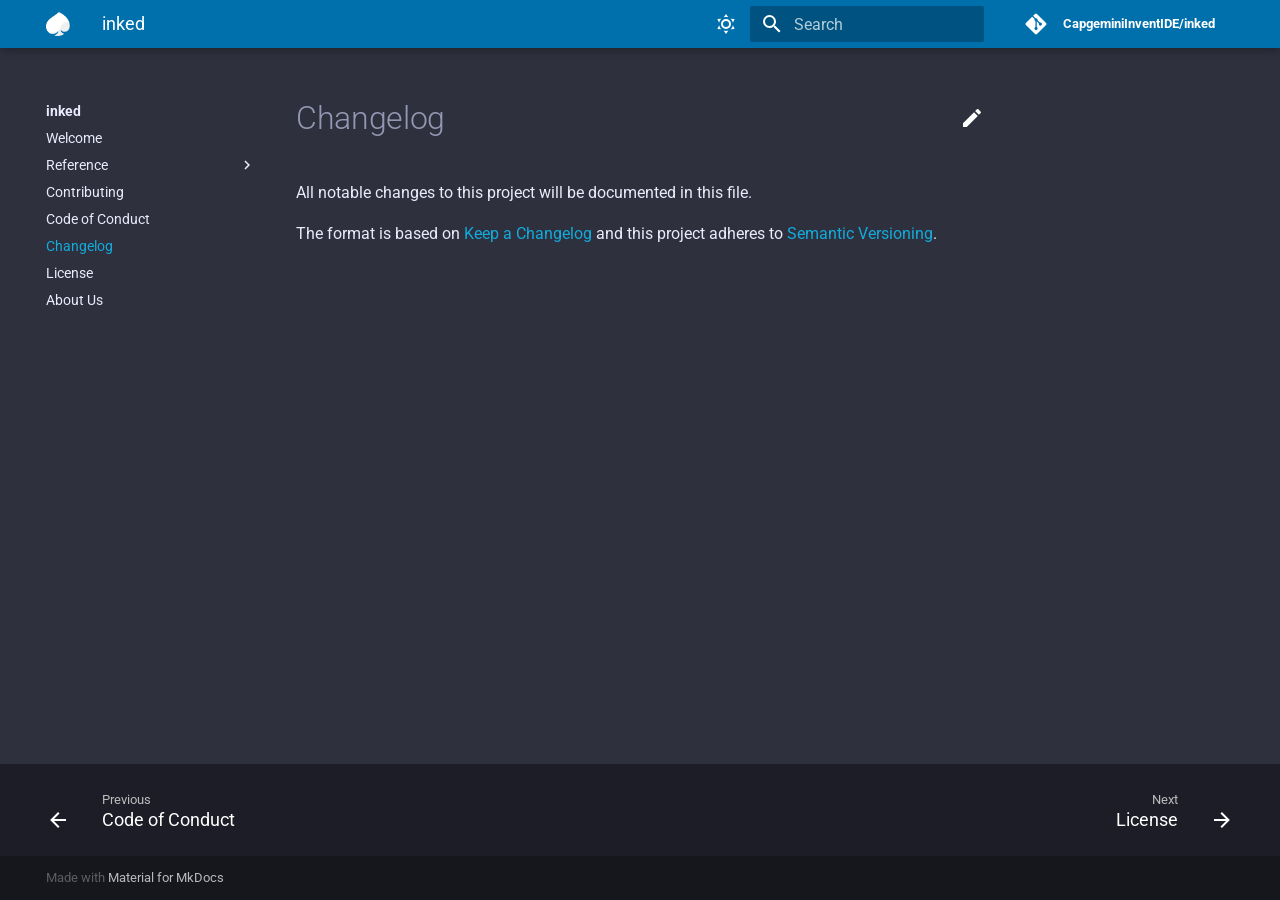
<file: changelog/index.html>
<!doctype html>
<html lang="en" class="no-js">
  <head>
    
      <meta charset="utf-8">
      <meta name="viewport" content="width=device-width,initial-scale=1">
      
        <meta name="description" content="Evolving repo of the inked">
      
      
      
      
        <link rel="canonical" href="https://CapgeminiInventIDE.github.io/inked/changelog/">
      
      <link rel="shortcut icon" href="../assets/imgs/favicon.png">
      <meta name="generator" content="mkdocs-1.1.2, mkdocs-material-6.2.7">
    
    
      
        <title>Changelog - inked</title>
      
    
    
      <link rel="stylesheet" href="../assets/stylesheets/main.cb6bc1d0.min.css">
      
        
        <link rel="stylesheet" href="../assets/stylesheets/palette.39b8e14a.min.css">
        
      
    
    
    
      
        
        <link rel="preconnect" href="https://fonts.gstatic.com" crossorigin>
        <link rel="stylesheet" href="https://fonts.googleapis.com/css?family=Roboto:300,400,400i,700%7CRoboto+Mono&display=fallback">
        <style>body,input{font-family:"Roboto",-apple-system,BlinkMacSystemFont,Helvetica,Arial,sans-serif}code,kbd,pre{font-family:"Roboto Mono",SFMono-Regular,Consolas,Menlo,monospace}</style>
      
    
    
    
      <link rel="stylesheet" href="../assets/css/styles.css">
    
    
      
    
    


  

<meta property="og:type" content="website" />
<meta property="og:title" content="inked - Changelog" />
<meta property="og:description" content="Evolving repo of the inked" />
<meta property="og:url" content="https://CapgeminiInventIDE.github.io/inked/changelog/" />
<meta property="og:image" content="https://upload.wikimedia.org/wikipedia/commons/thumb/9/9d/Capgemini_201x_logo.svg/1280px-Capgemini_201x_logo.svg.png" />
<meta property="og:image:type" content="image/png" />
<meta property="og:image:width" content="1280" />
<meta property="og:image:height" content="299" />

  </head>
  
  
    
    
    
    
    
    <body dir="ltr" data-md-color-scheme="capgemini" data-md-color-primary="" data-md-color-accent="">
      
  
    
    <input class="md-toggle" data-md-toggle="drawer" type="checkbox" id="__drawer" autocomplete="off">
    <input class="md-toggle" data-md-toggle="search" type="checkbox" id="__search" autocomplete="off">
    <label class="md-overlay" for="__drawer"></label>
    <div data-md-component="skip">
      
        
        <a href="#changelog" class="md-skip">
          Skip to content
        </a>
      
    </div>
    <div data-md-component="announce">
      
    </div>
    
      <header class="md-header" data-md-component="header">
    <nav class="md-header-nav md-grid" aria-label="Header">
        <a href="https://CapgeminiInventIDE.github.io/inked" title="inked"
            class="md-header-nav__button md-logo" aria-label="inked">
            
  <img src="../assets/imgs/index.png" alt="logo">

        </a>
        <label class="md-header-nav__button md-icon" for="__drawer">
            <svg xmlns="http://www.w3.org/2000/svg" viewBox="0 0 24 24"><path d="M3 6h18v2H3V6m0 5h18v2H3v-2m0 5h18v2H3v-2z"/></svg>
        </label>
        <div class="md-header-nav__title" data-md-component="header-title">
            
            <div class="md-header-nav__ellipsis">
                <span class="md-header-nav__topic md-ellipsis">
                    inked
                </span>
                <span class="md-header-nav__topic md-ellipsis">
                    
                    Changelog
                    
                </span>
            </div>
            
        </div>
        <div class="md-header-nav__options">
            <button class="md-header-nav__button md-icon" title="Switch to light mode" aria-label="Switch to light mode"
                data-md-color-scheme="capgemini" data-md-state="visible">
                <!-- <div class="md-source__icon md-icon"> -->
                
                <svg xmlns="http://www.w3.org/2000/svg" viewBox="0 0 24 24"><path d="M12 7a5 5 0 015 5 5 5 0 01-5 5 5 5 0 01-5-5 5 5 0 015-5m0 2a3 3 0 00-3 3 3 3 0 003 3 3 3 0 003-3 3 3 0 00-3-3m0-7l2.39 3.42C13.65 5.15 12.84 5 12 5c-.84 0-1.65.15-2.39.42L12 2M3.34 7l4.16-.35A7.2 7.2 0 005.94 8.5c-.44.74-.69 1.5-.83 2.29L3.34 7m.02 10l1.76-3.77a7.131 7.131 0 002.38 4.14L3.36 17M20.65 7l-1.77 3.79a7.023 7.023 0 00-2.38-4.15l4.15.36m-.01 10l-4.14.36c.59-.51 1.12-1.14 1.54-1.86.42-.73.69-1.5.83-2.29L20.64 17M12 22l-2.41-3.44c.74.27 1.55.44 2.41.44.82 0 1.63-.17 2.37-.44L12 22z"/></svg>
                <!-- </div> -->
            </button>
            <button class="md-header-nav__button md-icon" title="Switch to dark mode" aria-label="Switch to dark mode"
                data-md-color-scheme="slate" data-md-state="hidden">
                
                <svg xmlns="http://www.w3.org/2000/svg" viewBox="0 0 24 24"><path d="M17.75 4.09l-2.53 1.94.91 3.06-2.63-1.81-2.63 1.81.91-3.06-2.53-1.94L12.44 4l1.06-3 1.06 3 3.19.09m3.5 6.91l-1.64 1.25.59 1.98-1.7-1.17-1.7 1.17.59-1.98L15.75 11l2.06-.05L18.5 9l.69 1.95 2.06.05m-2.28 4.95c.83-.08 1.72 1.1 1.19 1.85-.32.45-.66.87-1.08 1.27C15.17 23 8.84 23 4.94 19.07c-3.91-3.9-3.91-10.24 0-14.14.4-.4.82-.76 1.27-1.08.75-.53 1.93.36 1.85 1.19-.27 2.86.69 5.83 2.89 8.02a9.96 9.96 0 008.02 2.89m-1.64 2.02a12.08 12.08 0 01-7.8-3.47c-2.17-2.19-3.33-5-3.49-7.82-2.81 3.14-2.7 7.96.31 10.98 3.02 3.01 7.84 3.12 10.98.31z"/></svg>
            </button>

        </div>
        
        <label class="md-header-nav__button md-icon" for="__search">
            <svg xmlns="http://www.w3.org/2000/svg" viewBox="0 0 24 24"><path d="M9.5 3A6.5 6.5 0 0116 9.5c0 1.61-.59 3.09-1.56 4.23l.27.27h.79l5 5-1.5 1.5-5-5v-.79l-.27-.27A6.516 6.516 0 019.5 16 6.5 6.5 0 013 9.5 6.5 6.5 0 019.5 3m0 2C7 5 5 7 5 9.5S7 14 9.5 14 14 12 14 9.5 12 5 9.5 5z"/></svg>
        </label>
        
<div class="md-search" data-md-component="search" role="dialog">
  <label class="md-search__overlay" for="__search"></label>
  <div class="md-search__inner" role="search">
    <form class="md-search__form" name="search">
      <input type="text" class="md-search__input" name="query" aria-label="Search" placeholder="Search" autocapitalize="off" autocorrect="off" autocomplete="off" spellcheck="false" data-md-component="search-query" data-md-state="active" required>
      <label class="md-search__icon md-icon" for="__search">
        <svg xmlns="http://www.w3.org/2000/svg" viewBox="0 0 24 24"><path d="M9.5 3A6.5 6.5 0 0116 9.5c0 1.61-.59 3.09-1.56 4.23l.27.27h.79l5 5-1.5 1.5-5-5v-.79l-.27-.27A6.516 6.516 0 019.5 16 6.5 6.5 0 013 9.5 6.5 6.5 0 019.5 3m0 2C7 5 5 7 5 9.5S7 14 9.5 14 14 12 14 9.5 12 5 9.5 5z"/></svg>
        <svg xmlns="http://www.w3.org/2000/svg" viewBox="0 0 24 24"><path d="M20 11v2H8l5.5 5.5-1.42 1.42L4.16 12l7.92-7.92L13.5 5.5 8 11h12z"/></svg>
      </label>
      <button type="reset" class="md-search__icon md-icon" aria-label="Clear" data-md-component="search-reset" tabindex="-1">
        <svg xmlns="http://www.w3.org/2000/svg" viewBox="0 0 24 24"><path d="M19 6.41L17.59 5 12 10.59 6.41 5 5 6.41 10.59 12 5 17.59 6.41 19 12 13.41 17.59 19 19 17.59 13.41 12 19 6.41z"/></svg>
      </button>
    </form>
    <div class="md-search__output">
      <div class="md-search__scrollwrap" data-md-scrollfix>
        <div class="md-search-result" data-md-component="search-result">
          <div class="md-search-result__meta">
            Initializing search
          </div>
          <ol class="md-search-result__list"></ol>
        </div>
      </div>
    </div>
  </div>
</div>
        
        
        <div class="md-header-nav__source">
            
<a href="https://github.com/CapgeminiInventIDE/inked/" title="Go to repository" class="md-source">
  <div class="md-source__icon md-icon">
    
    <svg xmlns="http://www.w3.org/2000/svg" viewBox="0 0 448 512"><path d="M439.55 236.05L244 40.45a28.87 28.87 0 00-40.81 0l-40.66 40.63 51.52 51.52c27.06-9.14 52.68 16.77 43.39 43.68l49.66 49.66c34.23-11.8 61.18 31 35.47 56.69-26.49 26.49-70.21-2.87-56-37.34L240.22 199v121.85c25.3 12.54 22.26 41.85 9.08 55a34.34 34.34 0 01-48.55 0c-17.57-17.6-11.07-46.91 11.25-56v-123c-20.8-8.51-24.6-30.74-18.64-45L142.57 101 8.45 235.14a28.86 28.86 0 000 40.81l195.61 195.6a28.86 28.86 0 0040.8 0l194.69-194.69a28.86 28.86 0 000-40.81z"/></svg>
  </div>
  <div class="md-source__repository">
    CapgeminiInventIDE/inked
  </div>
</a>
        </div>
        
    </nav>
</header>
    
    <div class="md-container" data-md-component="container">
      
      
        
      
      <main class="md-main" data-md-component="main">
        <div class="md-main__inner md-grid">
          
            
              
              <div class="md-sidebar md-sidebar--primary" data-md-component="navigation" >
                <div class="md-sidebar__scrollwrap">
                  <div class="md-sidebar__inner">
                    




<nav class="md-nav md-nav--primary" aria-label="Navigation" data-md-level="0">
  <label class="md-nav__title" for="__drawer">
    <a href="https://CapgeminiInventIDE.github.io/inked" title="inked" class="md-nav__button md-logo" aria-label="inked">
      
  <img src="../assets/imgs/index.png" alt="logo">

    </a>
    inked
  </label>
  
    <div class="md-nav__source">
      
<a href="https://github.com/CapgeminiInventIDE/inked/" title="Go to repository" class="md-source">
  <div class="md-source__icon md-icon">
    
    <svg xmlns="http://www.w3.org/2000/svg" viewBox="0 0 448 512"><path d="M439.55 236.05L244 40.45a28.87 28.87 0 00-40.81 0l-40.66 40.63 51.52 51.52c27.06-9.14 52.68 16.77 43.39 43.68l49.66 49.66c34.23-11.8 61.18 31 35.47 56.69-26.49 26.49-70.21-2.87-56-37.34L240.22 199v121.85c25.3 12.54 22.26 41.85 9.08 55a34.34 34.34 0 01-48.55 0c-17.57-17.6-11.07-46.91 11.25-56v-123c-20.8-8.51-24.6-30.74-18.64-45L142.57 101 8.45 235.14a28.86 28.86 0 000 40.81l195.61 195.6a28.86 28.86 0 0040.8 0l194.69-194.69a28.86 28.86 0 000-40.81z"/></svg>
  </div>
  <div class="md-source__repository">
    CapgeminiInventIDE/inked
  </div>
</a>
    </div>
  
  <ul class="md-nav__list" data-md-scrollfix>
    
      
      
      

  
  
  
    <li class="md-nav__item">
      <a href=".." class="md-nav__link">
        Welcome
      </a>
    </li>
  

    
      
      
      

  
  
  
    
    <li class="md-nav__item md-nav__item--nested">
      
      
        <input class="md-nav__toggle md-toggle" data-md-toggle="nav-2" type="checkbox" id="nav-2" >
      
      <label class="md-nav__link" for="nav-2">
        Reference
        <span class="md-nav__icon md-icon"></span>
      </label>
      <nav class="md-nav" aria-label="Reference" data-md-level="1">
        <label class="md-nav__title" for="nav-2">
          <span class="md-nav__icon md-icon"></span>
          Reference
        </label>
        <ul class="md-nav__list" data-md-scrollfix>
          
          
            
  
  
  
    <li class="md-nav__item">
      <a href="../reference/Tutorial-User_Guide/" class="md-nav__link">
        Tutorial - User Guide
      </a>
    </li>
  

          
            
  
  
  
    <li class="md-nav__item">
      <a href="../reference/character/" class="md-nav__link">
        Character
      </a>
    </li>
  

          
            
  
  
  
    <li class="md-nav__item">
      <a href="../reference/CharacterGenerator/" class="md-nav__link">
        CharacterGenerator
      </a>
    </li>
  

          
            
  
  
  
    <li class="md-nav__item">
      <a href="../reference/word/" class="md-nav__link">
        Word
      </a>
    </li>
  

          
            
  
  
  
    <li class="md-nav__item">
      <a href="../reference/WordGenerator/" class="md-nav__link">
        WordGenerator
      </a>
    </li>
  

          
            
  
  
  
    <li class="md-nav__item">
      <a href="../reference/Augmentor.md" class="md-nav__link">
        Augmentor
      </a>
    </li>
  

          
            
  
  
  
    <li class="md-nav__item">
      <a href="../reference/spacer/" class="md-nav__link">
        Spacer
      </a>
    </li>
  

          
        </ul>
      </nav>
    </li>
  

    
      
      
      

  
  
  
    <li class="md-nav__item">
      <a href="../contributing/" class="md-nav__link">
        Contributing
      </a>
    </li>
  

    
      
      
      

  
  
  
    <li class="md-nav__item">
      <a href="../code_of_conduct/" class="md-nav__link">
        Code of Conduct
      </a>
    </li>
  

    
      
      
      

  
  
    
  
  
    <li class="md-nav__item md-nav__item--active">
      
      <input class="md-nav__toggle md-toggle" data-md-toggle="toc" type="checkbox" id="__toc">
      
        
      
      
      <a href="./" class="md-nav__link md-nav__link--active">
        Changelog
      </a>
      
    </li>
  

    
      
      
      

  
  
  
    <li class="md-nav__item">
      <a href="../license/" class="md-nav__link">
        License
      </a>
    </li>
  

    
      
      
      

  
  
  
    <li class="md-nav__item">
      <a href="../about_us/" class="md-nav__link">
        About Us
      </a>
    </li>
  

    
  </ul>
</nav>
                  </div>
                </div>
              </div>
            
            
              
              <div class="md-sidebar md-sidebar--secondary" data-md-component="toc" >
                <div class="md-sidebar__scrollwrap">
                  <div class="md-sidebar__inner">
                    <!--
Copyright (c) 2016-2020 Martin Donath <martin.donath@squidfunk.com>
    Permission is hereby granted, free of charge, to any person obtaining a copy
    of this software and associated documentation files (the "Software"), to
    deal in the Software without restriction, including without limitation the
    rights to use, copy, modify, merge, publish, distribute, sublicense, and/or
    sell copies of the Software, and to permit persons to whom the Software is
    furnished to do so, subject to the following conditions:
    The above copyright notice and this permission notice shall be included in
    all copies or substantial portions of the Software.
    THE SOFTWARE IS PROVIDED "AS IS", WITHOUT WARRANTY OF ANY KIND, EXPRESS OR
    IMPLIED, INCLUDING BUT NOT LIMITED TO THE WARRANTIES OF MERCHANTABILITY,
    FITNESS FOR A PARTICULAR PURPOSE AND NON-INFRINGEMENT. IN NO EVENT SHALL THE
    AUTHORS OR COPYRIGHT HOLDERS BE LIABLE FOR ANY CLAIM, DAMAGES OR OTHER
    LIABILITY, WHETHER IN AN ACTION OF CONTRACT, TORT OR OTHERWISE, ARISING
    FROM, OUT OF OR IN CONNECTION WITH THE SOFTWARE OR THE USE OR OTHER DEALINGS
    IN THE SOFTWARE.
    -->

    

    
    <!-- Table of contents -->
    <nav class="md-nav md-nav--secondary" aria-label="Table of contents">
        
    
        <!--
        Hack: check whether the content contains a h1 headline. If it does, the
        top-level anchor must be skipped, since it would be redundant to the link
        to the current page that is located just above the anchor. Therefore we
        directly continue with the children of the anchor.
      -->
        
        
        
    
        <!-- Render item list -->
        
    </nav>
    
                  </div>
                </div>
              </div>
            
          
          <div class="md-content">
            <article class="md-content__inner md-typeset">
              
                
                  <a href="https://github.com/CapgeminiInventIDE/inked/edit/master/docs/changelog.md" title="Edit this page" class="md-content__button md-icon">
                    <svg xmlns="http://www.w3.org/2000/svg" viewBox="0 0 24 24"><path d="M20.71 7.04c.39-.39.39-1.04 0-1.41l-2.34-2.34c-.37-.39-1.02-.39-1.41 0l-1.84 1.83 3.75 3.75M3 17.25V21h3.75L17.81 9.93l-3.75-3.75L3 17.25z"/></svg>
                  </a>
                
                
                <h1 id="changelog">Changelog<a class="headerlink" href="#changelog" title="Permanent link">¤</a></h1>
<p>All notable changes to this project will be documented in this file.</p>
<p>The format is based on <a href="http://keepachangelog.com/en/1.0.0/">Keep a Changelog</a>
and this project adheres to <a href="http://semver.org/spec/v2.0.0.html">Semantic Versioning</a>.</p>
                
              
              
                


              
            </article>
          </div>
        </div>
      </main>
      
        
<footer class="md-footer">
  
    <div class="md-footer-nav">
      <nav class="md-footer-nav__inner md-grid" aria-label="Footer">
        
          <a href="../code_of_conduct/" class="md-footer-nav__link md-footer-nav__link--prev" rel="prev">
            <div class="md-footer-nav__button md-icon">
              <svg xmlns="http://www.w3.org/2000/svg" viewBox="0 0 24 24"><path d="M20 11v2H8l5.5 5.5-1.42 1.42L4.16 12l7.92-7.92L13.5 5.5 8 11h12z"/></svg>
            </div>
            <div class="md-footer-nav__title">
              <div class="md-ellipsis">
                <span class="md-footer-nav__direction">
                  Previous
                </span>
                Code of Conduct
              </div>
            </div>
          </a>
        
        
          <a href="../license/" class="md-footer-nav__link md-footer-nav__link--next" rel="next">
            <div class="md-footer-nav__title">
              <div class="md-ellipsis">
                <span class="md-footer-nav__direction">
                  Next
                </span>
                License
              </div>
            </div>
            <div class="md-footer-nav__button md-icon">
              <svg xmlns="http://www.w3.org/2000/svg" viewBox="0 0 24 24"><path d="M4 11v2h12l-5.5 5.5 1.42 1.42L19.84 12l-7.92-7.92L10.5 5.5 16 11H4z"/></svg>
            </div>
          </a>
        
      </nav>
    </div>
  
  <div class="md-footer-meta md-typeset">
    <div class="md-footer-meta__inner md-grid">
      <div class="md-footer-copyright">
        
        Made with
        <a href="https://squidfunk.github.io/mkdocs-material/" target="_blank" rel="noopener">
          Material for MkDocs
        </a>
      </div>
      
    </div>
  </div>
</footer>
      
    </div>
    
      <script src="../assets/javascripts/vendor.53cc9318.min.js"></script>
      <script src="../assets/javascripts/bundle.e9c9f54f.min.js"></script><script id="__lang" type="application/json">{"clipboard.copy": "Copy to clipboard", "clipboard.copied": "Copied to clipboard", "search.config.lang": "en", "search.config.pipeline": "trimmer, stopWordFilter", "search.config.separator": "[\\s\\-]+", "search.placeholder": "Search", "search.result.placeholder": "Type to start searching", "search.result.none": "No matching documents", "search.result.one": "1 matching document", "search.result.other": "# matching documents", "search.result.more.one": "1 more on this page", "search.result.more.other": "# more on this page", "search.result.term.missing": "Missing"}</script>
      
      <script>
        app = initialize({
          base: "..",
          features: [],
          search: Object.assign({
            worker: "../assets/javascripts/worker/search.9c0e82ba.min.js"
          }, typeof search !== "undefined" && search)
        })
      </script>
      
        <script src="../assets/js/theme.js"></script>
      
    
  </body>
</html>
</file>
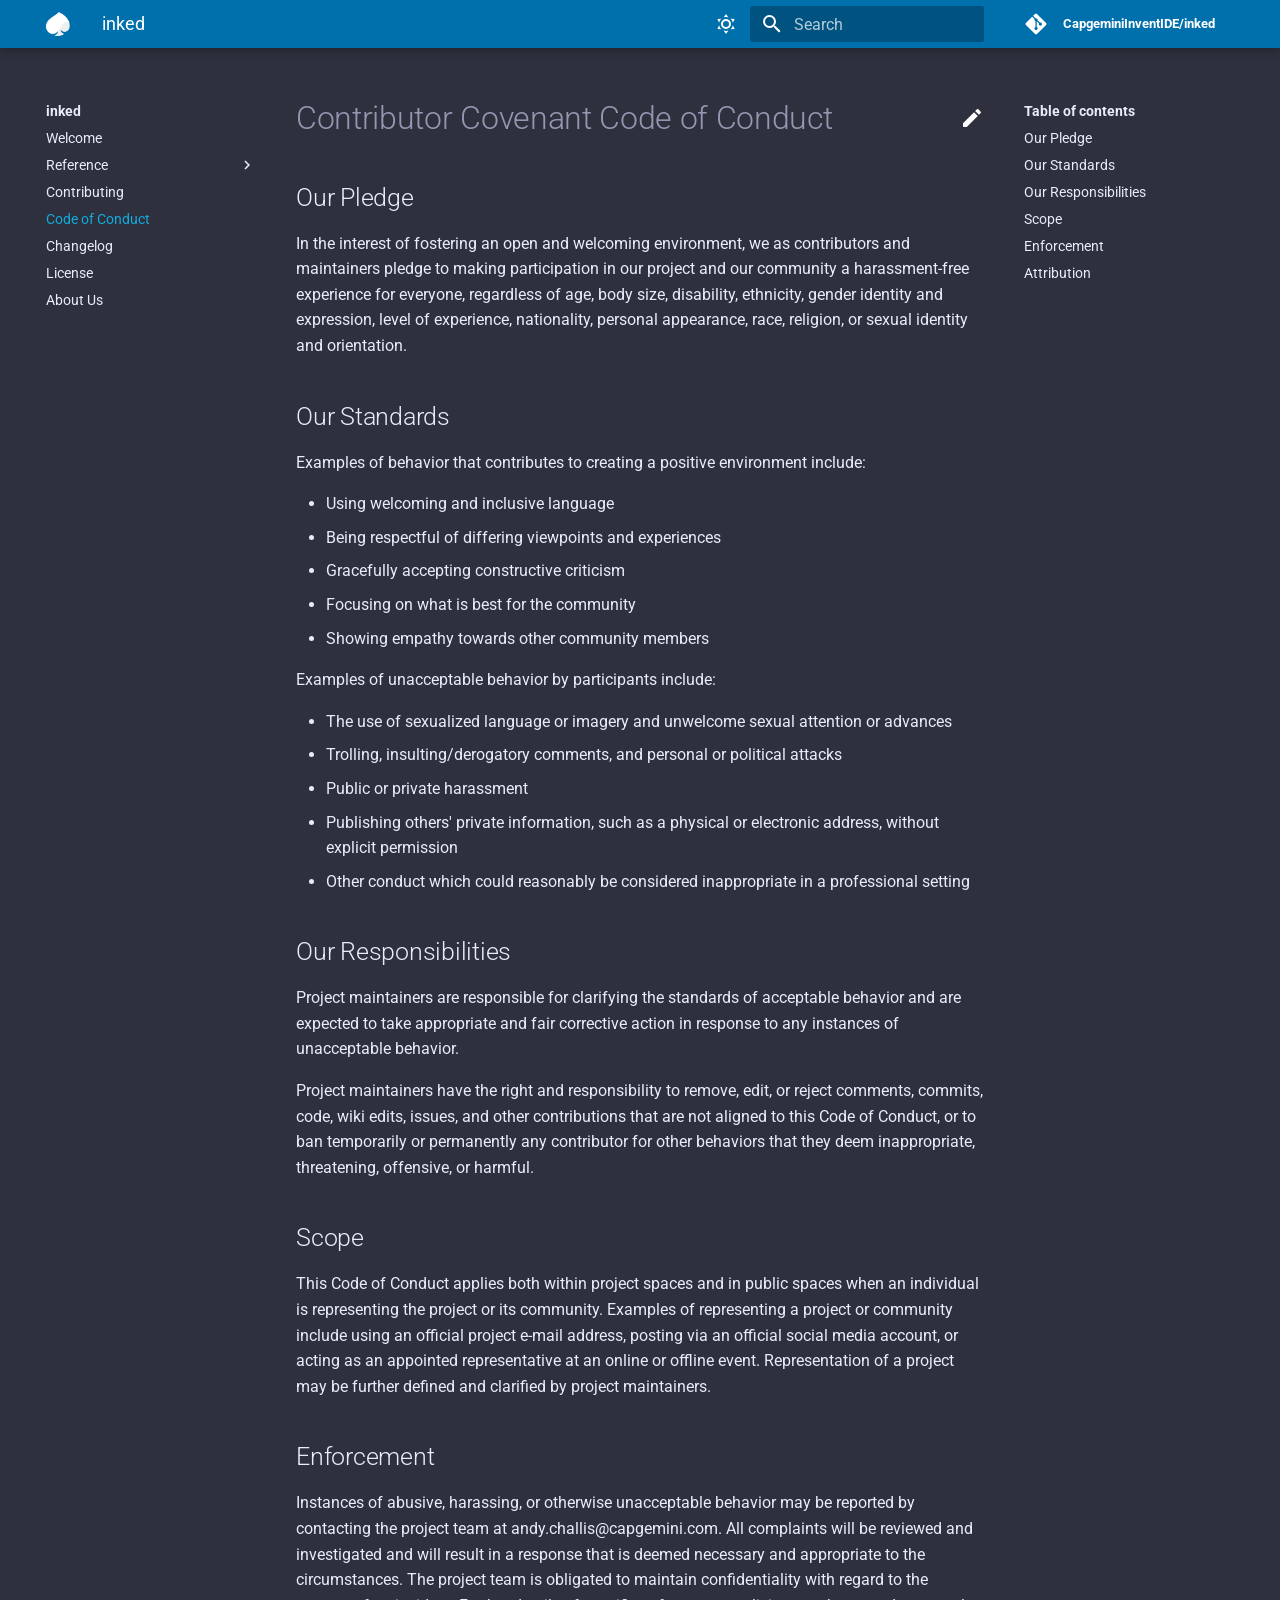
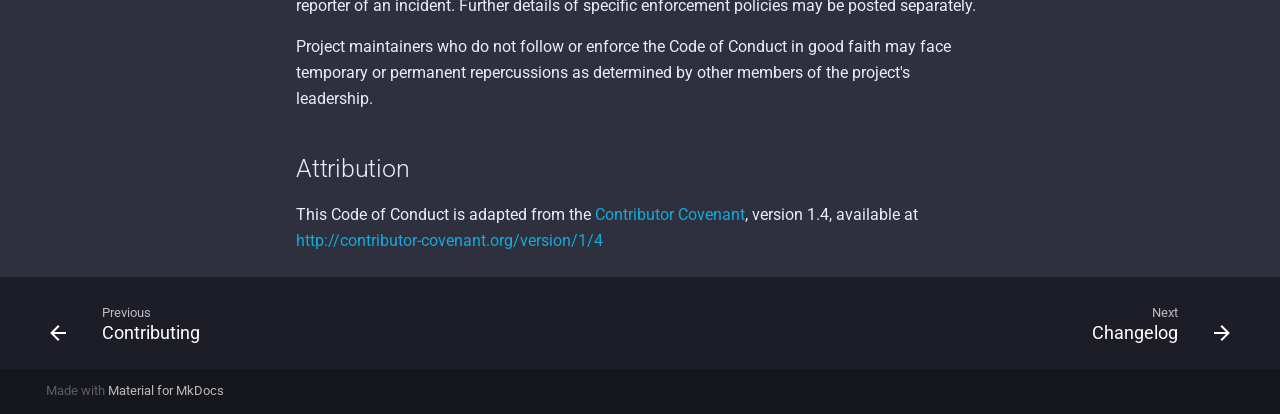
<file: code_of_conduct/index.html>
<!doctype html>
<html lang="en" class="no-js">
  <head>
    
      <meta charset="utf-8">
      <meta name="viewport" content="width=device-width,initial-scale=1">
      
        <meta name="description" content="Evolving repo of the inked">
      
      
      
      
        <link rel="canonical" href="https://CapgeminiInventIDE.github.io/inked/code_of_conduct/">
      
      <link rel="shortcut icon" href="../assets/imgs/favicon.png">
      <meta name="generator" content="mkdocs-1.1.2, mkdocs-material-6.2.7">
    
    
      
        <title>Code of Conduct - inked</title>
      
    
    
      <link rel="stylesheet" href="../assets/stylesheets/main.cb6bc1d0.min.css">
      
        
        <link rel="stylesheet" href="../assets/stylesheets/palette.39b8e14a.min.css">
        
      
    
    
    
      
        
        <link rel="preconnect" href="https://fonts.gstatic.com" crossorigin>
        <link rel="stylesheet" href="https://fonts.googleapis.com/css?family=Roboto:300,400,400i,700%7CRoboto+Mono&display=fallback">
        <style>body,input{font-family:"Roboto",-apple-system,BlinkMacSystemFont,Helvetica,Arial,sans-serif}code,kbd,pre{font-family:"Roboto Mono",SFMono-Regular,Consolas,Menlo,monospace}</style>
      
    
    
    
      <link rel="stylesheet" href="../assets/css/styles.css">
    
    
      
    
    


  

<meta property="og:type" content="website" />
<meta property="og:title" content="inked - Code of Conduct" />
<meta property="og:description" content="Evolving repo of the inked" />
<meta property="og:url" content="https://CapgeminiInventIDE.github.io/inked/code_of_conduct/" />
<meta property="og:image" content="https://upload.wikimedia.org/wikipedia/commons/thumb/9/9d/Capgemini_201x_logo.svg/1280px-Capgemini_201x_logo.svg.png" />
<meta property="og:image:type" content="image/png" />
<meta property="og:image:width" content="1280" />
<meta property="og:image:height" content="299" />

  </head>
  
  
    
    
    
    
    
    <body dir="ltr" data-md-color-scheme="capgemini" data-md-color-primary="" data-md-color-accent="">
      
  
    
    <input class="md-toggle" data-md-toggle="drawer" type="checkbox" id="__drawer" autocomplete="off">
    <input class="md-toggle" data-md-toggle="search" type="checkbox" id="__search" autocomplete="off">
    <label class="md-overlay" for="__drawer"></label>
    <div data-md-component="skip">
      
        
        <a href="#contributor-covenant-code-of-conduct" class="md-skip">
          Skip to content
        </a>
      
    </div>
    <div data-md-component="announce">
      
    </div>
    
      <header class="md-header" data-md-component="header">
    <nav class="md-header-nav md-grid" aria-label="Header">
        <a href="https://CapgeminiInventIDE.github.io/inked" title="inked"
            class="md-header-nav__button md-logo" aria-label="inked">
            
  <img src="../assets/imgs/index.png" alt="logo">

        </a>
        <label class="md-header-nav__button md-icon" for="__drawer">
            <svg xmlns="http://www.w3.org/2000/svg" viewBox="0 0 24 24"><path d="M3 6h18v2H3V6m0 5h18v2H3v-2m0 5h18v2H3v-2z"/></svg>
        </label>
        <div class="md-header-nav__title" data-md-component="header-title">
            
            <div class="md-header-nav__ellipsis">
                <span class="md-header-nav__topic md-ellipsis">
                    inked
                </span>
                <span class="md-header-nav__topic md-ellipsis">
                    
                    Code of Conduct
                    
                </span>
            </div>
            
        </div>
        <div class="md-header-nav__options">
            <button class="md-header-nav__button md-icon" title="Switch to light mode" aria-label="Switch to light mode"
                data-md-color-scheme="capgemini" data-md-state="visible">
                <!-- <div class="md-source__icon md-icon"> -->
                
                <svg xmlns="http://www.w3.org/2000/svg" viewBox="0 0 24 24"><path d="M12 7a5 5 0 015 5 5 5 0 01-5 5 5 5 0 01-5-5 5 5 0 015-5m0 2a3 3 0 00-3 3 3 3 0 003 3 3 3 0 003-3 3 3 0 00-3-3m0-7l2.39 3.42C13.65 5.15 12.84 5 12 5c-.84 0-1.65.15-2.39.42L12 2M3.34 7l4.16-.35A7.2 7.2 0 005.94 8.5c-.44.74-.69 1.5-.83 2.29L3.34 7m.02 10l1.76-3.77a7.131 7.131 0 002.38 4.14L3.36 17M20.65 7l-1.77 3.79a7.023 7.023 0 00-2.38-4.15l4.15.36m-.01 10l-4.14.36c.59-.51 1.12-1.14 1.54-1.86.42-.73.69-1.5.83-2.29L20.64 17M12 22l-2.41-3.44c.74.27 1.55.44 2.41.44.82 0 1.63-.17 2.37-.44L12 22z"/></svg>
                <!-- </div> -->
            </button>
            <button class="md-header-nav__button md-icon" title="Switch to dark mode" aria-label="Switch to dark mode"
                data-md-color-scheme="slate" data-md-state="hidden">
                
                <svg xmlns="http://www.w3.org/2000/svg" viewBox="0 0 24 24"><path d="M17.75 4.09l-2.53 1.94.91 3.06-2.63-1.81-2.63 1.81.91-3.06-2.53-1.94L12.44 4l1.06-3 1.06 3 3.19.09m3.5 6.91l-1.64 1.25.59 1.98-1.7-1.17-1.7 1.17.59-1.98L15.75 11l2.06-.05L18.5 9l.69 1.95 2.06.05m-2.28 4.95c.83-.08 1.72 1.1 1.19 1.85-.32.45-.66.87-1.08 1.27C15.17 23 8.84 23 4.94 19.07c-3.91-3.9-3.91-10.24 0-14.14.4-.4.82-.76 1.27-1.08.75-.53 1.93.36 1.85 1.19-.27 2.86.69 5.83 2.89 8.02a9.96 9.96 0 008.02 2.89m-1.64 2.02a12.08 12.08 0 01-7.8-3.47c-2.17-2.19-3.33-5-3.49-7.82-2.81 3.14-2.7 7.96.31 10.98 3.02 3.01 7.84 3.12 10.98.31z"/></svg>
            </button>

        </div>
        
        <label class="md-header-nav__button md-icon" for="__search">
            <svg xmlns="http://www.w3.org/2000/svg" viewBox="0 0 24 24"><path d="M9.5 3A6.5 6.5 0 0116 9.5c0 1.61-.59 3.09-1.56 4.23l.27.27h.79l5 5-1.5 1.5-5-5v-.79l-.27-.27A6.516 6.516 0 019.5 16 6.5 6.5 0 013 9.5 6.5 6.5 0 019.5 3m0 2C7 5 5 7 5 9.5S7 14 9.5 14 14 12 14 9.5 12 5 9.5 5z"/></svg>
        </label>
        
<div class="md-search" data-md-component="search" role="dialog">
  <label class="md-search__overlay" for="__search"></label>
  <div class="md-search__inner" role="search">
    <form class="md-search__form" name="search">
      <input type="text" class="md-search__input" name="query" aria-label="Search" placeholder="Search" autocapitalize="off" autocorrect="off" autocomplete="off" spellcheck="false" data-md-component="search-query" data-md-state="active" required>
      <label class="md-search__icon md-icon" for="__search">
        <svg xmlns="http://www.w3.org/2000/svg" viewBox="0 0 24 24"><path d="M9.5 3A6.5 6.5 0 0116 9.5c0 1.61-.59 3.09-1.56 4.23l.27.27h.79l5 5-1.5 1.5-5-5v-.79l-.27-.27A6.516 6.516 0 019.5 16 6.5 6.5 0 013 9.5 6.5 6.5 0 019.5 3m0 2C7 5 5 7 5 9.5S7 14 9.5 14 14 12 14 9.5 12 5 9.5 5z"/></svg>
        <svg xmlns="http://www.w3.org/2000/svg" viewBox="0 0 24 24"><path d="M20 11v2H8l5.5 5.5-1.42 1.42L4.16 12l7.92-7.92L13.5 5.5 8 11h12z"/></svg>
      </label>
      <button type="reset" class="md-search__icon md-icon" aria-label="Clear" data-md-component="search-reset" tabindex="-1">
        <svg xmlns="http://www.w3.org/2000/svg" viewBox="0 0 24 24"><path d="M19 6.41L17.59 5 12 10.59 6.41 5 5 6.41 10.59 12 5 17.59 6.41 19 12 13.41 17.59 19 19 17.59 13.41 12 19 6.41z"/></svg>
      </button>
    </form>
    <div class="md-search__output">
      <div class="md-search__scrollwrap" data-md-scrollfix>
        <div class="md-search-result" data-md-component="search-result">
          <div class="md-search-result__meta">
            Initializing search
          </div>
          <ol class="md-search-result__list"></ol>
        </div>
      </div>
    </div>
  </div>
</div>
        
        
        <div class="md-header-nav__source">
            
<a href="https://github.com/CapgeminiInventIDE/inked/" title="Go to repository" class="md-source">
  <div class="md-source__icon md-icon">
    
    <svg xmlns="http://www.w3.org/2000/svg" viewBox="0 0 448 512"><path d="M439.55 236.05L244 40.45a28.87 28.87 0 00-40.81 0l-40.66 40.63 51.52 51.52c27.06-9.14 52.68 16.77 43.39 43.68l49.66 49.66c34.23-11.8 61.18 31 35.47 56.69-26.49 26.49-70.21-2.87-56-37.34L240.22 199v121.85c25.3 12.54 22.26 41.85 9.08 55a34.34 34.34 0 01-48.55 0c-17.57-17.6-11.07-46.91 11.25-56v-123c-20.8-8.51-24.6-30.74-18.64-45L142.57 101 8.45 235.14a28.86 28.86 0 000 40.81l195.61 195.6a28.86 28.86 0 0040.8 0l194.69-194.69a28.86 28.86 0 000-40.81z"/></svg>
  </div>
  <div class="md-source__repository">
    CapgeminiInventIDE/inked
  </div>
</a>
        </div>
        
    </nav>
</header>
    
    <div class="md-container" data-md-component="container">
      
      
        
      
      <main class="md-main" data-md-component="main">
        <div class="md-main__inner md-grid">
          
            
              
              <div class="md-sidebar md-sidebar--primary" data-md-component="navigation" >
                <div class="md-sidebar__scrollwrap">
                  <div class="md-sidebar__inner">
                    




<nav class="md-nav md-nav--primary" aria-label="Navigation" data-md-level="0">
  <label class="md-nav__title" for="__drawer">
    <a href="https://CapgeminiInventIDE.github.io/inked" title="inked" class="md-nav__button md-logo" aria-label="inked">
      
  <img src="../assets/imgs/index.png" alt="logo">

    </a>
    inked
  </label>
  
    <div class="md-nav__source">
      
<a href="https://github.com/CapgeminiInventIDE/inked/" title="Go to repository" class="md-source">
  <div class="md-source__icon md-icon">
    
    <svg xmlns="http://www.w3.org/2000/svg" viewBox="0 0 448 512"><path d="M439.55 236.05L244 40.45a28.87 28.87 0 00-40.81 0l-40.66 40.63 51.52 51.52c27.06-9.14 52.68 16.77 43.39 43.68l49.66 49.66c34.23-11.8 61.18 31 35.47 56.69-26.49 26.49-70.21-2.87-56-37.34L240.22 199v121.85c25.3 12.54 22.26 41.85 9.08 55a34.34 34.34 0 01-48.55 0c-17.57-17.6-11.07-46.91 11.25-56v-123c-20.8-8.51-24.6-30.74-18.64-45L142.57 101 8.45 235.14a28.86 28.86 0 000 40.81l195.61 195.6a28.86 28.86 0 0040.8 0l194.69-194.69a28.86 28.86 0 000-40.81z"/></svg>
  </div>
  <div class="md-source__repository">
    CapgeminiInventIDE/inked
  </div>
</a>
    </div>
  
  <ul class="md-nav__list" data-md-scrollfix>
    
      
      
      

  
  
  
    <li class="md-nav__item">
      <a href=".." class="md-nav__link">
        Welcome
      </a>
    </li>
  

    
      
      
      

  
  
  
    
    <li class="md-nav__item md-nav__item--nested">
      
      
        <input class="md-nav__toggle md-toggle" data-md-toggle="nav-2" type="checkbox" id="nav-2" >
      
      <label class="md-nav__link" for="nav-2">
        Reference
        <span class="md-nav__icon md-icon"></span>
      </label>
      <nav class="md-nav" aria-label="Reference" data-md-level="1">
        <label class="md-nav__title" for="nav-2">
          <span class="md-nav__icon md-icon"></span>
          Reference
        </label>
        <ul class="md-nav__list" data-md-scrollfix>
          
          
            
  
  
  
    <li class="md-nav__item">
      <a href="../reference/Tutorial-User_Guide/" class="md-nav__link">
        Tutorial - User Guide
      </a>
    </li>
  

          
            
  
  
  
    <li class="md-nav__item">
      <a href="../reference/character/" class="md-nav__link">
        Character
      </a>
    </li>
  

          
            
  
  
  
    <li class="md-nav__item">
      <a href="../reference/CharacterGenerator/" class="md-nav__link">
        CharacterGenerator
      </a>
    </li>
  

          
            
  
  
  
    <li class="md-nav__item">
      <a href="../reference/word/" class="md-nav__link">
        Word
      </a>
    </li>
  

          
            
  
  
  
    <li class="md-nav__item">
      <a href="../reference/WordGenerator/" class="md-nav__link">
        WordGenerator
      </a>
    </li>
  

          
            
  
  
  
    <li class="md-nav__item">
      <a href="../reference/Augmentor.md" class="md-nav__link">
        Augmentor
      </a>
    </li>
  

          
            
  
  
  
    <li class="md-nav__item">
      <a href="../reference/spacer/" class="md-nav__link">
        Spacer
      </a>
    </li>
  

          
        </ul>
      </nav>
    </li>
  

    
      
      
      

  
  
  
    <li class="md-nav__item">
      <a href="../contributing/" class="md-nav__link">
        Contributing
      </a>
    </li>
  

    
      
      
      

  
  
    
  
  
    <li class="md-nav__item md-nav__item--active">
      
      <input class="md-nav__toggle md-toggle" data-md-toggle="toc" type="checkbox" id="__toc">
      
        
      
      
        <label class="md-nav__link md-nav__link--active" for="__toc">
          Code of Conduct
          <span class="md-nav__icon md-icon"></span>
        </label>
      
      <a href="./" class="md-nav__link md-nav__link--active">
        Code of Conduct
      </a>
      
        <!--
Copyright (c) 2016-2020 Martin Donath <martin.donath@squidfunk.com>
    Permission is hereby granted, free of charge, to any person obtaining a copy
    of this software and associated documentation files (the "Software"), to
    deal in the Software without restriction, including without limitation the
    rights to use, copy, modify, merge, publish, distribute, sublicense, and/or
    sell copies of the Software, and to permit persons to whom the Software is
    furnished to do so, subject to the following conditions:
    The above copyright notice and this permission notice shall be included in
    all copies or substantial portions of the Software.
    THE SOFTWARE IS PROVIDED "AS IS", WITHOUT WARRANTY OF ANY KIND, EXPRESS OR
    IMPLIED, INCLUDING BUT NOT LIMITED TO THE WARRANTIES OF MERCHANTABILITY,
    FITNESS FOR A PARTICULAR PURPOSE AND NON-INFRINGEMENT. IN NO EVENT SHALL THE
    AUTHORS OR COPYRIGHT HOLDERS BE LIABLE FOR ANY CLAIM, DAMAGES OR OTHER
    LIABILITY, WHETHER IN AN ACTION OF CONTRACT, TORT OR OTHERWISE, ARISING
    FROM, OUT OF OR IN CONNECTION WITH THE SOFTWARE OR THE USE OR OTHER DEALINGS
    IN THE SOFTWARE.
    -->

    

    
    <!-- Table of contents -->
    <nav class="md-nav md-nav--secondary" aria-label="Table of contents">
        
    
        <!--
        Hack: check whether the content contains a h1 headline. If it does, the
        top-level anchor must be skipped, since it would be redundant to the link
        to the current page that is located just above the anchor. Therefore we
        directly continue with the children of the anchor.
      -->
        
        
        
    
        <!-- Render item list -->
        
        <label class="md-nav__title" for="__toc">
            <span class="md-nav__icon md-icon"></span>
            Table of contents
        </label>
        <ul class="md-nav__list" data-md-scrollfix>
            
            <li class="md-nav__item">
  <a href="#our-pledge" class="md-nav__link">
    Our Pledge
  </a>
  
</li>
            
            <li class="md-nav__item">
  <a href="#our-standards" class="md-nav__link">
    Our Standards
  </a>
  
</li>
            
            <li class="md-nav__item">
  <a href="#our-responsibilities" class="md-nav__link">
    Our Responsibilities
  </a>
  
</li>
            
            <li class="md-nav__item">
  <a href="#scope" class="md-nav__link">
    Scope
  </a>
  
</li>
            
            <li class="md-nav__item">
  <a href="#enforcement" class="md-nav__link">
    Enforcement
  </a>
  
</li>
            
            <li class="md-nav__item">
  <a href="#attribution" class="md-nav__link">
    Attribution
  </a>
  
</li>
            
        </ul>
        
    </nav>
    
      
    </li>
  

    
      
      
      

  
  
  
    <li class="md-nav__item">
      <a href="../changelog/" class="md-nav__link">
        Changelog
      </a>
    </li>
  

    
      
      
      

  
  
  
    <li class="md-nav__item">
      <a href="../license/" class="md-nav__link">
        License
      </a>
    </li>
  

    
      
      
      

  
  
  
    <li class="md-nav__item">
      <a href="../about_us/" class="md-nav__link">
        About Us
      </a>
    </li>
  

    
  </ul>
</nav>
                  </div>
                </div>
              </div>
            
            
              
              <div class="md-sidebar md-sidebar--secondary" data-md-component="toc" >
                <div class="md-sidebar__scrollwrap">
                  <div class="md-sidebar__inner">
                    <!--
Copyright (c) 2016-2020 Martin Donath <martin.donath@squidfunk.com>
    Permission is hereby granted, free of charge, to any person obtaining a copy
    of this software and associated documentation files (the "Software"), to
    deal in the Software without restriction, including without limitation the
    rights to use, copy, modify, merge, publish, distribute, sublicense, and/or
    sell copies of the Software, and to permit persons to whom the Software is
    furnished to do so, subject to the following conditions:
    The above copyright notice and this permission notice shall be included in
    all copies or substantial portions of the Software.
    THE SOFTWARE IS PROVIDED "AS IS", WITHOUT WARRANTY OF ANY KIND, EXPRESS OR
    IMPLIED, INCLUDING BUT NOT LIMITED TO THE WARRANTIES OF MERCHANTABILITY,
    FITNESS FOR A PARTICULAR PURPOSE AND NON-INFRINGEMENT. IN NO EVENT SHALL THE
    AUTHORS OR COPYRIGHT HOLDERS BE LIABLE FOR ANY CLAIM, DAMAGES OR OTHER
    LIABILITY, WHETHER IN AN ACTION OF CONTRACT, TORT OR OTHERWISE, ARISING
    FROM, OUT OF OR IN CONNECTION WITH THE SOFTWARE OR THE USE OR OTHER DEALINGS
    IN THE SOFTWARE.
    -->

    

    
    <!-- Table of contents -->
    <nav class="md-nav md-nav--secondary" aria-label="Table of contents">
        
    
        <!--
        Hack: check whether the content contains a h1 headline. If it does, the
        top-level anchor must be skipped, since it would be redundant to the link
        to the current page that is located just above the anchor. Therefore we
        directly continue with the children of the anchor.
      -->
        
        
        
    
        <!-- Render item list -->
        
        <label class="md-nav__title" for="__toc">
            <span class="md-nav__icon md-icon"></span>
            Table of contents
        </label>
        <ul class="md-nav__list" data-md-scrollfix>
            
            <li class="md-nav__item">
  <a href="#our-pledge" class="md-nav__link">
    Our Pledge
  </a>
  
</li>
            
            <li class="md-nav__item">
  <a href="#our-standards" class="md-nav__link">
    Our Standards
  </a>
  
</li>
            
            <li class="md-nav__item">
  <a href="#our-responsibilities" class="md-nav__link">
    Our Responsibilities
  </a>
  
</li>
            
            <li class="md-nav__item">
  <a href="#scope" class="md-nav__link">
    Scope
  </a>
  
</li>
            
            <li class="md-nav__item">
  <a href="#enforcement" class="md-nav__link">
    Enforcement
  </a>
  
</li>
            
            <li class="md-nav__item">
  <a href="#attribution" class="md-nav__link">
    Attribution
  </a>
  
</li>
            
        </ul>
        
    </nav>
    
                  </div>
                </div>
              </div>
            
          
          <div class="md-content">
            <article class="md-content__inner md-typeset">
              
                
                  <a href="https://github.com/CapgeminiInventIDE/inked/edit/master/docs/code_of_conduct.md" title="Edit this page" class="md-content__button md-icon">
                    <svg xmlns="http://www.w3.org/2000/svg" viewBox="0 0 24 24"><path d="M20.71 7.04c.39-.39.39-1.04 0-1.41l-2.34-2.34c-.37-.39-1.02-.39-1.41 0l-1.84 1.83 3.75 3.75M3 17.25V21h3.75L17.81 9.93l-3.75-3.75L3 17.25z"/></svg>
                  </a>
                
                
                <h1 id="contributor-covenant-code-of-conduct">Contributor Covenant Code of Conduct<a class="headerlink" href="#contributor-covenant-code-of-conduct" title="Permanent link">¤</a></h1>
<h2 id="our-pledge">Our Pledge<a class="headerlink" href="#our-pledge" title="Permanent link">¤</a></h2>
<p>In the interest of fostering an open and welcoming environment, we as
contributors and maintainers pledge to making participation in our project and
our community a harassment-free experience for everyone, regardless of age, body
size, disability, ethnicity, gender identity and expression, level of experience,
nationality, personal appearance, race, religion, or sexual identity and
orientation.</p>
<h2 id="our-standards">Our Standards<a class="headerlink" href="#our-standards" title="Permanent link">¤</a></h2>
<p>Examples of behavior that contributes to creating a positive environment
include:</p>
<ul>
<li>Using welcoming and inclusive language</li>
<li>Being respectful of differing viewpoints and experiences</li>
<li>Gracefully accepting constructive criticism</li>
<li>Focusing on what is best for the community</li>
<li>Showing empathy towards other community members</li>
</ul>
<p>Examples of unacceptable behavior by participants include:</p>
<ul>
<li>The use of sexualized language or imagery and unwelcome sexual attention or
advances</li>
<li>Trolling, insulting/derogatory comments, and personal or political attacks</li>
<li>Public or private harassment</li>
<li>Publishing others' private information, such as a physical or electronic
  address, without explicit permission</li>
<li>Other conduct which could reasonably be considered inappropriate in a
  professional setting</li>
</ul>
<h2 id="our-responsibilities">Our Responsibilities<a class="headerlink" href="#our-responsibilities" title="Permanent link">¤</a></h2>
<p>Project maintainers are responsible for clarifying the standards of acceptable
behavior and are expected to take appropriate and fair corrective action in
response to any instances of unacceptable behavior.</p>
<p>Project maintainers have the right and responsibility to remove, edit, or
reject comments, commits, code, wiki edits, issues, and other contributions
that are not aligned to this Code of Conduct, or to ban temporarily or
permanently any contributor for other behaviors that they deem inappropriate,
threatening, offensive, or harmful.</p>
<h2 id="scope">Scope<a class="headerlink" href="#scope" title="Permanent link">¤</a></h2>
<p>This Code of Conduct applies both within project spaces and in public spaces
when an individual is representing the project or its community. Examples of
representing a project or community include using an official project e-mail
address, posting via an official social media account, or acting as an appointed
representative at an online or offline event. Representation of a project may be
further defined and clarified by project maintainers.</p>
<h2 id="enforcement">Enforcement<a class="headerlink" href="#enforcement" title="Permanent link">¤</a></h2>
<p>Instances of abusive, harassing, or otherwise unacceptable behavior may be
reported by contacting the project team at andy.challis@capgemini.com. All
complaints will be reviewed and investigated and will result in a response that
is deemed necessary and appropriate to the circumstances. The project team is
obligated to maintain confidentiality with regard to the reporter of an incident.
Further details of specific enforcement policies may be posted separately.</p>
<p>Project maintainers who do not follow or enforce the Code of Conduct in good
faith may face temporary or permanent repercussions as determined by other
members of the project's leadership.</p>
<h2 id="attribution">Attribution<a class="headerlink" href="#attribution" title="Permanent link">¤</a></h2>
<p>This Code of Conduct is adapted from the <a href="http://contributor-covenant.org">Contributor Covenant</a>, version 1.4,
available at <a href="http://contributor-covenant.org/version/1/4/">http://contributor-covenant.org/version/1/4</a></p>
                
              
              
                


              
            </article>
          </div>
        </div>
      </main>
      
        
<footer class="md-footer">
  
    <div class="md-footer-nav">
      <nav class="md-footer-nav__inner md-grid" aria-label="Footer">
        
          <a href="../contributing/" class="md-footer-nav__link md-footer-nav__link--prev" rel="prev">
            <div class="md-footer-nav__button md-icon">
              <svg xmlns="http://www.w3.org/2000/svg" viewBox="0 0 24 24"><path d="M20 11v2H8l5.5 5.5-1.42 1.42L4.16 12l7.92-7.92L13.5 5.5 8 11h12z"/></svg>
            </div>
            <div class="md-footer-nav__title">
              <div class="md-ellipsis">
                <span class="md-footer-nav__direction">
                  Previous
                </span>
                Contributing
              </div>
            </div>
          </a>
        
        
          <a href="../changelog/" class="md-footer-nav__link md-footer-nav__link--next" rel="next">
            <div class="md-footer-nav__title">
              <div class="md-ellipsis">
                <span class="md-footer-nav__direction">
                  Next
                </span>
                Changelog
              </div>
            </div>
            <div class="md-footer-nav__button md-icon">
              <svg xmlns="http://www.w3.org/2000/svg" viewBox="0 0 24 24"><path d="M4 11v2h12l-5.5 5.5 1.42 1.42L19.84 12l-7.92-7.92L10.5 5.5 16 11H4z"/></svg>
            </div>
          </a>
        
      </nav>
    </div>
  
  <div class="md-footer-meta md-typeset">
    <div class="md-footer-meta__inner md-grid">
      <div class="md-footer-copyright">
        
        Made with
        <a href="https://squidfunk.github.io/mkdocs-material/" target="_blank" rel="noopener">
          Material for MkDocs
        </a>
      </div>
      
    </div>
  </div>
</footer>
      
    </div>
    
      <script src="../assets/javascripts/vendor.53cc9318.min.js"></script>
      <script src="../assets/javascripts/bundle.e9c9f54f.min.js"></script><script id="__lang" type="application/json">{"clipboard.copy": "Copy to clipboard", "clipboard.copied": "Copied to clipboard", "search.config.lang": "en", "search.config.pipeline": "trimmer, stopWordFilter", "search.config.separator": "[\\s\\-]+", "search.placeholder": "Search", "search.result.placeholder": "Type to start searching", "search.result.none": "No matching documents", "search.result.one": "1 matching document", "search.result.other": "# matching documents", "search.result.more.one": "1 more on this page", "search.result.more.other": "# more on this page", "search.result.term.missing": "Missing"}</script>
      
      <script>
        app = initialize({
          base: "..",
          features: [],
          search: Object.assign({
            worker: "../assets/javascripts/worker/search.9c0e82ba.min.js"
          }, typeof search !== "undefined" && search)
        })
      </script>
      
        <script src="../assets/js/theme.js"></script>
      
    
  </body>
</html>
</file>
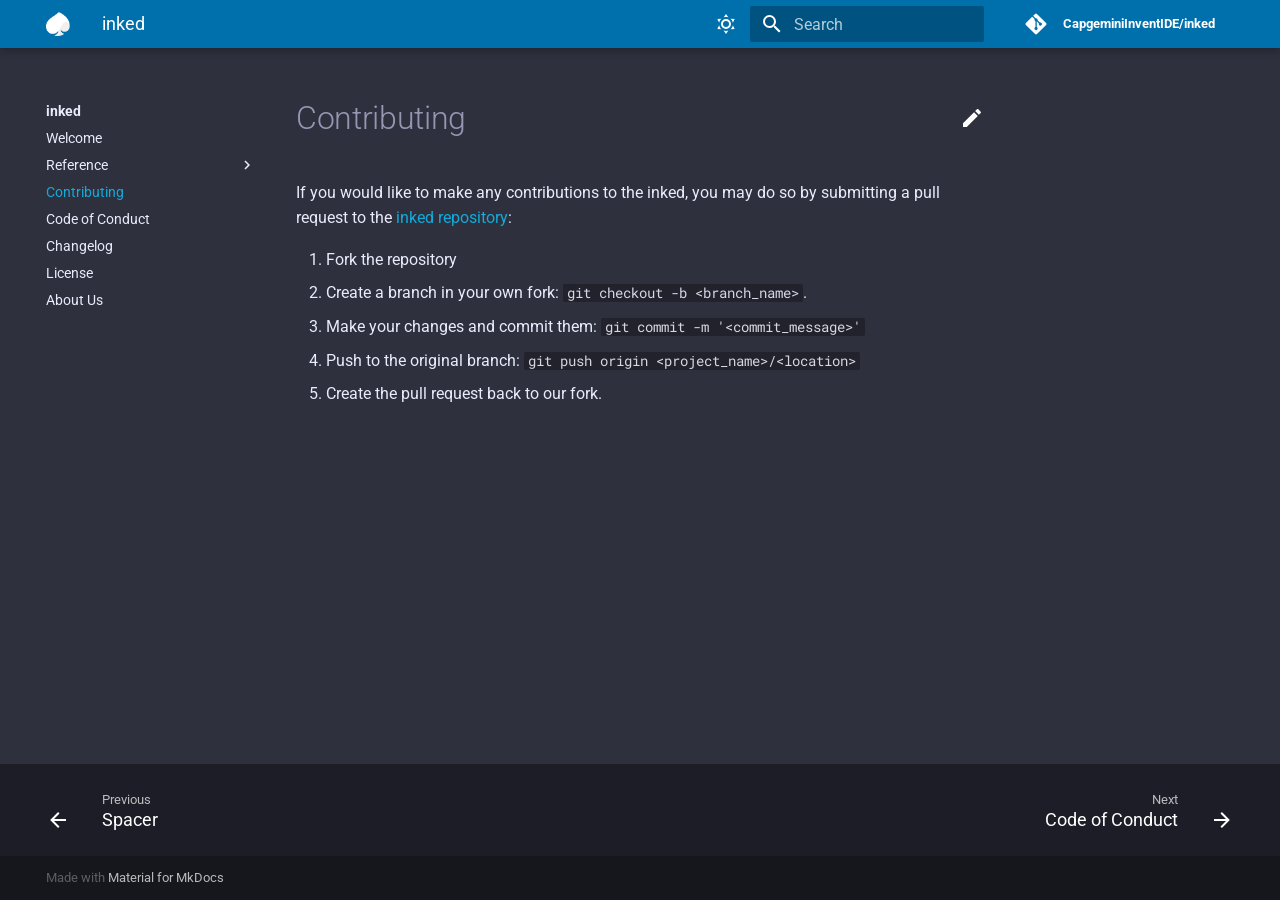
<file: contributing/index.html>
<!doctype html>
<html lang="en" class="no-js">
  <head>
    
      <meta charset="utf-8">
      <meta name="viewport" content="width=device-width,initial-scale=1">
      
        <meta name="description" content="Evolving repo of the inked">
      
      
      
      
        <link rel="canonical" href="https://CapgeminiInventIDE.github.io/inked/contributing/">
      
      <link rel="shortcut icon" href="../assets/imgs/favicon.png">
      <meta name="generator" content="mkdocs-1.1.2, mkdocs-material-6.2.7">
    
    
      
        <title>Contributing - inked</title>
      
    
    
      <link rel="stylesheet" href="../assets/stylesheets/main.cb6bc1d0.min.css">
      
        
        <link rel="stylesheet" href="../assets/stylesheets/palette.39b8e14a.min.css">
        
      
    
    
    
      
        
        <link rel="preconnect" href="https://fonts.gstatic.com" crossorigin>
        <link rel="stylesheet" href="https://fonts.googleapis.com/css?family=Roboto:300,400,400i,700%7CRoboto+Mono&display=fallback">
        <style>body,input{font-family:"Roboto",-apple-system,BlinkMacSystemFont,Helvetica,Arial,sans-serif}code,kbd,pre{font-family:"Roboto Mono",SFMono-Regular,Consolas,Menlo,monospace}</style>
      
    
    
    
      <link rel="stylesheet" href="../assets/css/styles.css">
    
    
      
    
    


  

<meta property="og:type" content="website" />
<meta property="og:title" content="inked - Contributing" />
<meta property="og:description" content="Evolving repo of the inked" />
<meta property="og:url" content="https://CapgeminiInventIDE.github.io/inked/contributing/" />
<meta property="og:image" content="https://upload.wikimedia.org/wikipedia/commons/thumb/9/9d/Capgemini_201x_logo.svg/1280px-Capgemini_201x_logo.svg.png" />
<meta property="og:image:type" content="image/png" />
<meta property="og:image:width" content="1280" />
<meta property="og:image:height" content="299" />

  </head>
  
  
    
    
    
    
    
    <body dir="ltr" data-md-color-scheme="capgemini" data-md-color-primary="" data-md-color-accent="">
      
  
    
    <input class="md-toggle" data-md-toggle="drawer" type="checkbox" id="__drawer" autocomplete="off">
    <input class="md-toggle" data-md-toggle="search" type="checkbox" id="__search" autocomplete="off">
    <label class="md-overlay" for="__drawer"></label>
    <div data-md-component="skip">
      
        
        <a href="#contributing" class="md-skip">
          Skip to content
        </a>
      
    </div>
    <div data-md-component="announce">
      
    </div>
    
      <header class="md-header" data-md-component="header">
    <nav class="md-header-nav md-grid" aria-label="Header">
        <a href="https://CapgeminiInventIDE.github.io/inked" title="inked"
            class="md-header-nav__button md-logo" aria-label="inked">
            
  <img src="../assets/imgs/index.png" alt="logo">

        </a>
        <label class="md-header-nav__button md-icon" for="__drawer">
            <svg xmlns="http://www.w3.org/2000/svg" viewBox="0 0 24 24"><path d="M3 6h18v2H3V6m0 5h18v2H3v-2m0 5h18v2H3v-2z"/></svg>
        </label>
        <div class="md-header-nav__title" data-md-component="header-title">
            
            <div class="md-header-nav__ellipsis">
                <span class="md-header-nav__topic md-ellipsis">
                    inked
                </span>
                <span class="md-header-nav__topic md-ellipsis">
                    
                    Contributing
                    
                </span>
            </div>
            
        </div>
        <div class="md-header-nav__options">
            <button class="md-header-nav__button md-icon" title="Switch to light mode" aria-label="Switch to light mode"
                data-md-color-scheme="capgemini" data-md-state="visible">
                <!-- <div class="md-source__icon md-icon"> -->
                
                <svg xmlns="http://www.w3.org/2000/svg" viewBox="0 0 24 24"><path d="M12 7a5 5 0 015 5 5 5 0 01-5 5 5 5 0 01-5-5 5 5 0 015-5m0 2a3 3 0 00-3 3 3 3 0 003 3 3 3 0 003-3 3 3 0 00-3-3m0-7l2.39 3.42C13.65 5.15 12.84 5 12 5c-.84 0-1.65.15-2.39.42L12 2M3.34 7l4.16-.35A7.2 7.2 0 005.94 8.5c-.44.74-.69 1.5-.83 2.29L3.34 7m.02 10l1.76-3.77a7.131 7.131 0 002.38 4.14L3.36 17M20.65 7l-1.77 3.79a7.023 7.023 0 00-2.38-4.15l4.15.36m-.01 10l-4.14.36c.59-.51 1.12-1.14 1.54-1.86.42-.73.69-1.5.83-2.29L20.64 17M12 22l-2.41-3.44c.74.27 1.55.44 2.41.44.82 0 1.63-.17 2.37-.44L12 22z"/></svg>
                <!-- </div> -->
            </button>
            <button class="md-header-nav__button md-icon" title="Switch to dark mode" aria-label="Switch to dark mode"
                data-md-color-scheme="slate" data-md-state="hidden">
                
                <svg xmlns="http://www.w3.org/2000/svg" viewBox="0 0 24 24"><path d="M17.75 4.09l-2.53 1.94.91 3.06-2.63-1.81-2.63 1.81.91-3.06-2.53-1.94L12.44 4l1.06-3 1.06 3 3.19.09m3.5 6.91l-1.64 1.25.59 1.98-1.7-1.17-1.7 1.17.59-1.98L15.75 11l2.06-.05L18.5 9l.69 1.95 2.06.05m-2.28 4.95c.83-.08 1.72 1.1 1.19 1.85-.32.45-.66.87-1.08 1.27C15.17 23 8.84 23 4.94 19.07c-3.91-3.9-3.91-10.24 0-14.14.4-.4.82-.76 1.27-1.08.75-.53 1.93.36 1.85 1.19-.27 2.86.69 5.83 2.89 8.02a9.96 9.96 0 008.02 2.89m-1.64 2.02a12.08 12.08 0 01-7.8-3.47c-2.17-2.19-3.33-5-3.49-7.82-2.81 3.14-2.7 7.96.31 10.98 3.02 3.01 7.84 3.12 10.98.31z"/></svg>
            </button>

        </div>
        
        <label class="md-header-nav__button md-icon" for="__search">
            <svg xmlns="http://www.w3.org/2000/svg" viewBox="0 0 24 24"><path d="M9.5 3A6.5 6.5 0 0116 9.5c0 1.61-.59 3.09-1.56 4.23l.27.27h.79l5 5-1.5 1.5-5-5v-.79l-.27-.27A6.516 6.516 0 019.5 16 6.5 6.5 0 013 9.5 6.5 6.5 0 019.5 3m0 2C7 5 5 7 5 9.5S7 14 9.5 14 14 12 14 9.5 12 5 9.5 5z"/></svg>
        </label>
        
<div class="md-search" data-md-component="search" role="dialog">
  <label class="md-search__overlay" for="__search"></label>
  <div class="md-search__inner" role="search">
    <form class="md-search__form" name="search">
      <input type="text" class="md-search__input" name="query" aria-label="Search" placeholder="Search" autocapitalize="off" autocorrect="off" autocomplete="off" spellcheck="false" data-md-component="search-query" data-md-state="active" required>
      <label class="md-search__icon md-icon" for="__search">
        <svg xmlns="http://www.w3.org/2000/svg" viewBox="0 0 24 24"><path d="M9.5 3A6.5 6.5 0 0116 9.5c0 1.61-.59 3.09-1.56 4.23l.27.27h.79l5 5-1.5 1.5-5-5v-.79l-.27-.27A6.516 6.516 0 019.5 16 6.5 6.5 0 013 9.5 6.5 6.5 0 019.5 3m0 2C7 5 5 7 5 9.5S7 14 9.5 14 14 12 14 9.5 12 5 9.5 5z"/></svg>
        <svg xmlns="http://www.w3.org/2000/svg" viewBox="0 0 24 24"><path d="M20 11v2H8l5.5 5.5-1.42 1.42L4.16 12l7.92-7.92L13.5 5.5 8 11h12z"/></svg>
      </label>
      <button type="reset" class="md-search__icon md-icon" aria-label="Clear" data-md-component="search-reset" tabindex="-1">
        <svg xmlns="http://www.w3.org/2000/svg" viewBox="0 0 24 24"><path d="M19 6.41L17.59 5 12 10.59 6.41 5 5 6.41 10.59 12 5 17.59 6.41 19 12 13.41 17.59 19 19 17.59 13.41 12 19 6.41z"/></svg>
      </button>
    </form>
    <div class="md-search__output">
      <div class="md-search__scrollwrap" data-md-scrollfix>
        <div class="md-search-result" data-md-component="search-result">
          <div class="md-search-result__meta">
            Initializing search
          </div>
          <ol class="md-search-result__list"></ol>
        </div>
      </div>
    </div>
  </div>
</div>
        
        
        <div class="md-header-nav__source">
            
<a href="https://github.com/CapgeminiInventIDE/inked/" title="Go to repository" class="md-source">
  <div class="md-source__icon md-icon">
    
    <svg xmlns="http://www.w3.org/2000/svg" viewBox="0 0 448 512"><path d="M439.55 236.05L244 40.45a28.87 28.87 0 00-40.81 0l-40.66 40.63 51.52 51.52c27.06-9.14 52.68 16.77 43.39 43.68l49.66 49.66c34.23-11.8 61.18 31 35.47 56.69-26.49 26.49-70.21-2.87-56-37.34L240.22 199v121.85c25.3 12.54 22.26 41.85 9.08 55a34.34 34.34 0 01-48.55 0c-17.57-17.6-11.07-46.91 11.25-56v-123c-20.8-8.51-24.6-30.74-18.64-45L142.57 101 8.45 235.14a28.86 28.86 0 000 40.81l195.61 195.6a28.86 28.86 0 0040.8 0l194.69-194.69a28.86 28.86 0 000-40.81z"/></svg>
  </div>
  <div class="md-source__repository">
    CapgeminiInventIDE/inked
  </div>
</a>
        </div>
        
    </nav>
</header>
    
    <div class="md-container" data-md-component="container">
      
      
        
      
      <main class="md-main" data-md-component="main">
        <div class="md-main__inner md-grid">
          
            
              
              <div class="md-sidebar md-sidebar--primary" data-md-component="navigation" >
                <div class="md-sidebar__scrollwrap">
                  <div class="md-sidebar__inner">
                    




<nav class="md-nav md-nav--primary" aria-label="Navigation" data-md-level="0">
  <label class="md-nav__title" for="__drawer">
    <a href="https://CapgeminiInventIDE.github.io/inked" title="inked" class="md-nav__button md-logo" aria-label="inked">
      
  <img src="../assets/imgs/index.png" alt="logo">

    </a>
    inked
  </label>
  
    <div class="md-nav__source">
      
<a href="https://github.com/CapgeminiInventIDE/inked/" title="Go to repository" class="md-source">
  <div class="md-source__icon md-icon">
    
    <svg xmlns="http://www.w3.org/2000/svg" viewBox="0 0 448 512"><path d="M439.55 236.05L244 40.45a28.87 28.87 0 00-40.81 0l-40.66 40.63 51.52 51.52c27.06-9.14 52.68 16.77 43.39 43.68l49.66 49.66c34.23-11.8 61.18 31 35.47 56.69-26.49 26.49-70.21-2.87-56-37.34L240.22 199v121.85c25.3 12.54 22.26 41.85 9.08 55a34.34 34.34 0 01-48.55 0c-17.57-17.6-11.07-46.91 11.25-56v-123c-20.8-8.51-24.6-30.74-18.64-45L142.57 101 8.45 235.14a28.86 28.86 0 000 40.81l195.61 195.6a28.86 28.86 0 0040.8 0l194.69-194.69a28.86 28.86 0 000-40.81z"/></svg>
  </div>
  <div class="md-source__repository">
    CapgeminiInventIDE/inked
  </div>
</a>
    </div>
  
  <ul class="md-nav__list" data-md-scrollfix>
    
      
      
      

  
  
  
    <li class="md-nav__item">
      <a href=".." class="md-nav__link">
        Welcome
      </a>
    </li>
  

    
      
      
      

  
  
  
    
    <li class="md-nav__item md-nav__item--nested">
      
      
        <input class="md-nav__toggle md-toggle" data-md-toggle="nav-2" type="checkbox" id="nav-2" >
      
      <label class="md-nav__link" for="nav-2">
        Reference
        <span class="md-nav__icon md-icon"></span>
      </label>
      <nav class="md-nav" aria-label="Reference" data-md-level="1">
        <label class="md-nav__title" for="nav-2">
          <span class="md-nav__icon md-icon"></span>
          Reference
        </label>
        <ul class="md-nav__list" data-md-scrollfix>
          
          
            
  
  
  
    <li class="md-nav__item">
      <a href="../reference/Tutorial-User_Guide/" class="md-nav__link">
        Tutorial - User Guide
      </a>
    </li>
  

          
            
  
  
  
    <li class="md-nav__item">
      <a href="../reference/character/" class="md-nav__link">
        Character
      </a>
    </li>
  

          
            
  
  
  
    <li class="md-nav__item">
      <a href="../reference/CharacterGenerator/" class="md-nav__link">
        CharacterGenerator
      </a>
    </li>
  

          
            
  
  
  
    <li class="md-nav__item">
      <a href="../reference/word/" class="md-nav__link">
        Word
      </a>
    </li>
  

          
            
  
  
  
    <li class="md-nav__item">
      <a href="../reference/WordGenerator/" class="md-nav__link">
        WordGenerator
      </a>
    </li>
  

          
            
  
  
  
    <li class="md-nav__item">
      <a href="../reference/Augmentor.md" class="md-nav__link">
        Augmentor
      </a>
    </li>
  

          
            
  
  
  
    <li class="md-nav__item">
      <a href="../reference/spacer/" class="md-nav__link">
        Spacer
      </a>
    </li>
  

          
        </ul>
      </nav>
    </li>
  

    
      
      
      

  
  
    
  
  
    <li class="md-nav__item md-nav__item--active">
      
      <input class="md-nav__toggle md-toggle" data-md-toggle="toc" type="checkbox" id="__toc">
      
        
      
      
      <a href="./" class="md-nav__link md-nav__link--active">
        Contributing
      </a>
      
    </li>
  

    
      
      
      

  
  
  
    <li class="md-nav__item">
      <a href="../code_of_conduct/" class="md-nav__link">
        Code of Conduct
      </a>
    </li>
  

    
      
      
      

  
  
  
    <li class="md-nav__item">
      <a href="../changelog/" class="md-nav__link">
        Changelog
      </a>
    </li>
  

    
      
      
      

  
  
  
    <li class="md-nav__item">
      <a href="../license/" class="md-nav__link">
        License
      </a>
    </li>
  

    
      
      
      

  
  
  
    <li class="md-nav__item">
      <a href="../about_us/" class="md-nav__link">
        About Us
      </a>
    </li>
  

    
  </ul>
</nav>
                  </div>
                </div>
              </div>
            
            
              
              <div class="md-sidebar md-sidebar--secondary" data-md-component="toc" >
                <div class="md-sidebar__scrollwrap">
                  <div class="md-sidebar__inner">
                    <!--
Copyright (c) 2016-2020 Martin Donath <martin.donath@squidfunk.com>
    Permission is hereby granted, free of charge, to any person obtaining a copy
    of this software and associated documentation files (the "Software"), to
    deal in the Software without restriction, including without limitation the
    rights to use, copy, modify, merge, publish, distribute, sublicense, and/or
    sell copies of the Software, and to permit persons to whom the Software is
    furnished to do so, subject to the following conditions:
    The above copyright notice and this permission notice shall be included in
    all copies or substantial portions of the Software.
    THE SOFTWARE IS PROVIDED "AS IS", WITHOUT WARRANTY OF ANY KIND, EXPRESS OR
    IMPLIED, INCLUDING BUT NOT LIMITED TO THE WARRANTIES OF MERCHANTABILITY,
    FITNESS FOR A PARTICULAR PURPOSE AND NON-INFRINGEMENT. IN NO EVENT SHALL THE
    AUTHORS OR COPYRIGHT HOLDERS BE LIABLE FOR ANY CLAIM, DAMAGES OR OTHER
    LIABILITY, WHETHER IN AN ACTION OF CONTRACT, TORT OR OTHERWISE, ARISING
    FROM, OUT OF OR IN CONNECTION WITH THE SOFTWARE OR THE USE OR OTHER DEALINGS
    IN THE SOFTWARE.
    -->

    

    
    <!-- Table of contents -->
    <nav class="md-nav md-nav--secondary" aria-label="Table of contents">
        
    
        <!--
        Hack: check whether the content contains a h1 headline. If it does, the
        top-level anchor must be skipped, since it would be redundant to the link
        to the current page that is located just above the anchor. Therefore we
        directly continue with the children of the anchor.
      -->
        
        
        
    
        <!-- Render item list -->
        
    </nav>
    
                  </div>
                </div>
              </div>
            
          
          <div class="md-content">
            <article class="md-content__inner md-typeset">
              
                
                  <a href="https://github.com/CapgeminiInventIDE/inked/edit/master/docs/contributing.md" title="Edit this page" class="md-content__button md-icon">
                    <svg xmlns="http://www.w3.org/2000/svg" viewBox="0 0 24 24"><path d="M20.71 7.04c.39-.39.39-1.04 0-1.41l-2.34-2.34c-.37-.39-1.02-.39-1.41 0l-1.84 1.83 3.75 3.75M3 17.25V21h3.75L17.81 9.93l-3.75-3.75L3 17.25z"/></svg>
                  </a>
                
                
                <h1 id="contributing">Contributing<a class="headerlink" href="#contributing" title="Permanent link">¤</a></h1>
<p>If you would like to make any contributions to the inked, you may do so by submitting a pull request to the <a href="https://github.com/CapgeminiInventIDE/inked">inked repository</a>:</p>
<ol>
<li>Fork the repository</li>
<li>Create a branch in your own fork: <code>git checkout -b &lt;branch_name&gt;</code>.</li>
<li>Make your changes and commit them: <code>git commit -m '&lt;commit_message&gt;'</code></li>
<li>Push to the original branch: <code>git push origin &lt;project_name&gt;/&lt;location&gt;</code></li>
<li>Create the pull request back to our fork.</li>
</ol>
                
              
              
                


              
            </article>
          </div>
        </div>
      </main>
      
        
<footer class="md-footer">
  
    <div class="md-footer-nav">
      <nav class="md-footer-nav__inner md-grid" aria-label="Footer">
        
          <a href="../reference/spacer/" class="md-footer-nav__link md-footer-nav__link--prev" rel="prev">
            <div class="md-footer-nav__button md-icon">
              <svg xmlns="http://www.w3.org/2000/svg" viewBox="0 0 24 24"><path d="M20 11v2H8l5.5 5.5-1.42 1.42L4.16 12l7.92-7.92L13.5 5.5 8 11h12z"/></svg>
            </div>
            <div class="md-footer-nav__title">
              <div class="md-ellipsis">
                <span class="md-footer-nav__direction">
                  Previous
                </span>
                Spacer
              </div>
            </div>
          </a>
        
        
          <a href="../code_of_conduct/" class="md-footer-nav__link md-footer-nav__link--next" rel="next">
            <div class="md-footer-nav__title">
              <div class="md-ellipsis">
                <span class="md-footer-nav__direction">
                  Next
                </span>
                Code of Conduct
              </div>
            </div>
            <div class="md-footer-nav__button md-icon">
              <svg xmlns="http://www.w3.org/2000/svg" viewBox="0 0 24 24"><path d="M4 11v2h12l-5.5 5.5 1.42 1.42L19.84 12l-7.92-7.92L10.5 5.5 16 11H4z"/></svg>
            </div>
          </a>
        
      </nav>
    </div>
  
  <div class="md-footer-meta md-typeset">
    <div class="md-footer-meta__inner md-grid">
      <div class="md-footer-copyright">
        
        Made with
        <a href="https://squidfunk.github.io/mkdocs-material/" target="_blank" rel="noopener">
          Material for MkDocs
        </a>
      </div>
      
    </div>
  </div>
</footer>
      
    </div>
    
      <script src="../assets/javascripts/vendor.53cc9318.min.js"></script>
      <script src="../assets/javascripts/bundle.e9c9f54f.min.js"></script><script id="__lang" type="application/json">{"clipboard.copy": "Copy to clipboard", "clipboard.copied": "Copied to clipboard", "search.config.lang": "en", "search.config.pipeline": "trimmer, stopWordFilter", "search.config.separator": "[\\s\\-]+", "search.placeholder": "Search", "search.result.placeholder": "Type to start searching", "search.result.none": "No matching documents", "search.result.one": "1 matching document", "search.result.other": "# matching documents", "search.result.more.one": "1 more on this page", "search.result.more.other": "# more on this page", "search.result.term.missing": "Missing"}</script>
      
      <script>
        app = initialize({
          base: "..",
          features: [],
          search: Object.assign({
            worker: "../assets/javascripts/worker/search.9c0e82ba.min.js"
          }, typeof search !== "undefined" && search)
        })
      </script>
      
        <script src="../assets/js/theme.js"></script>
      
    
  </body>
</html>
</file>
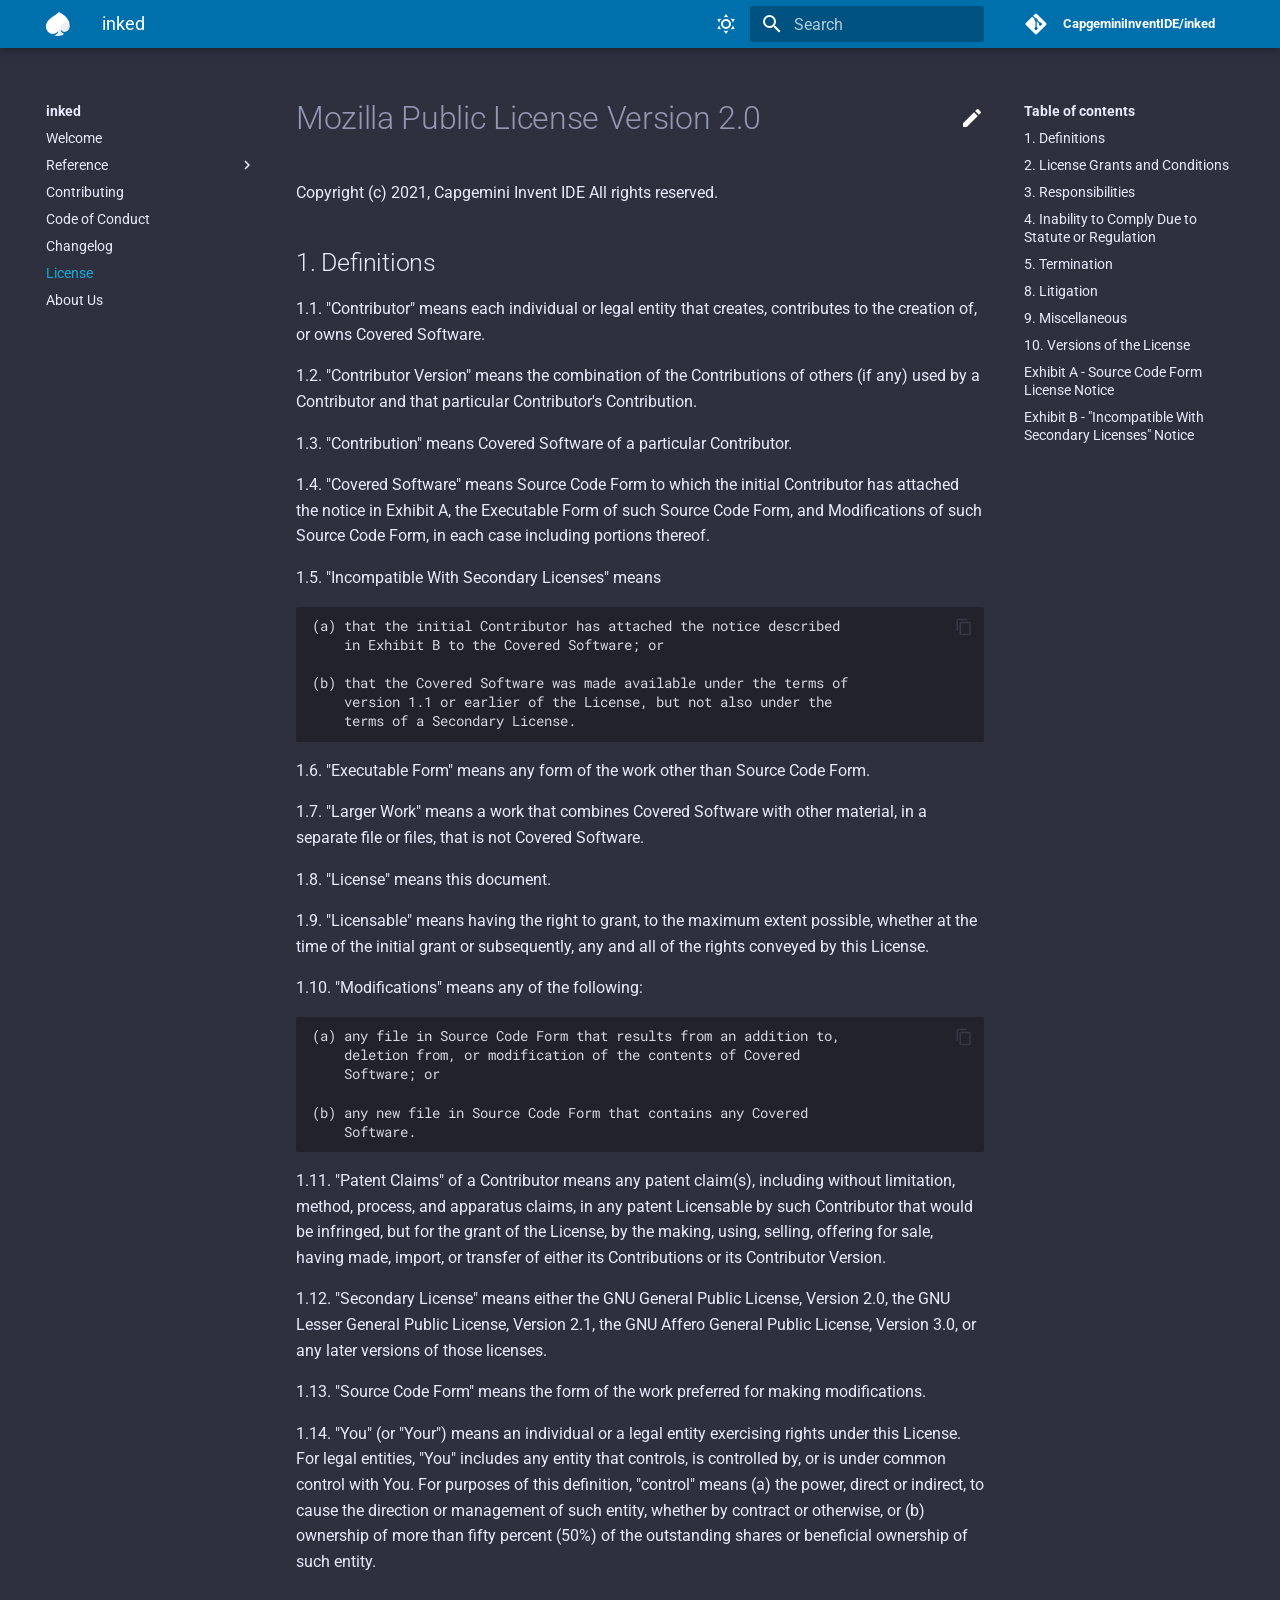
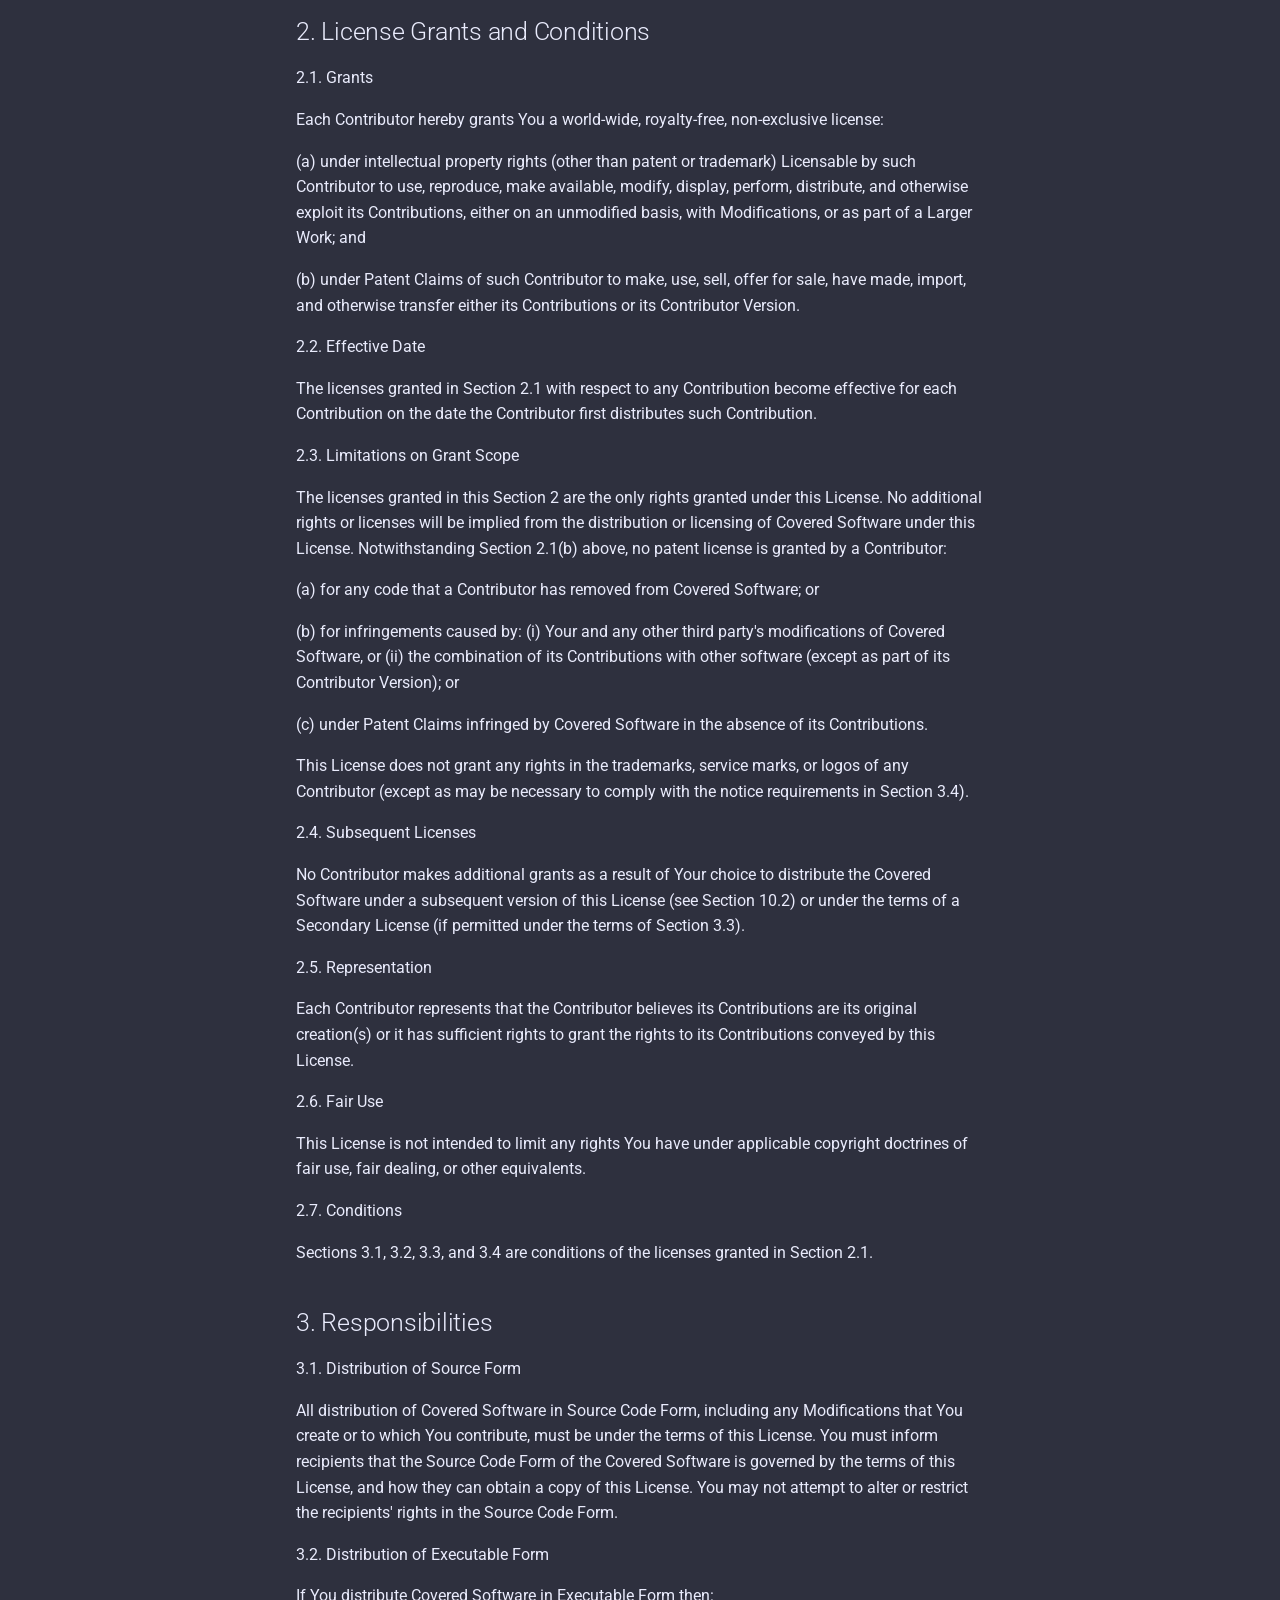
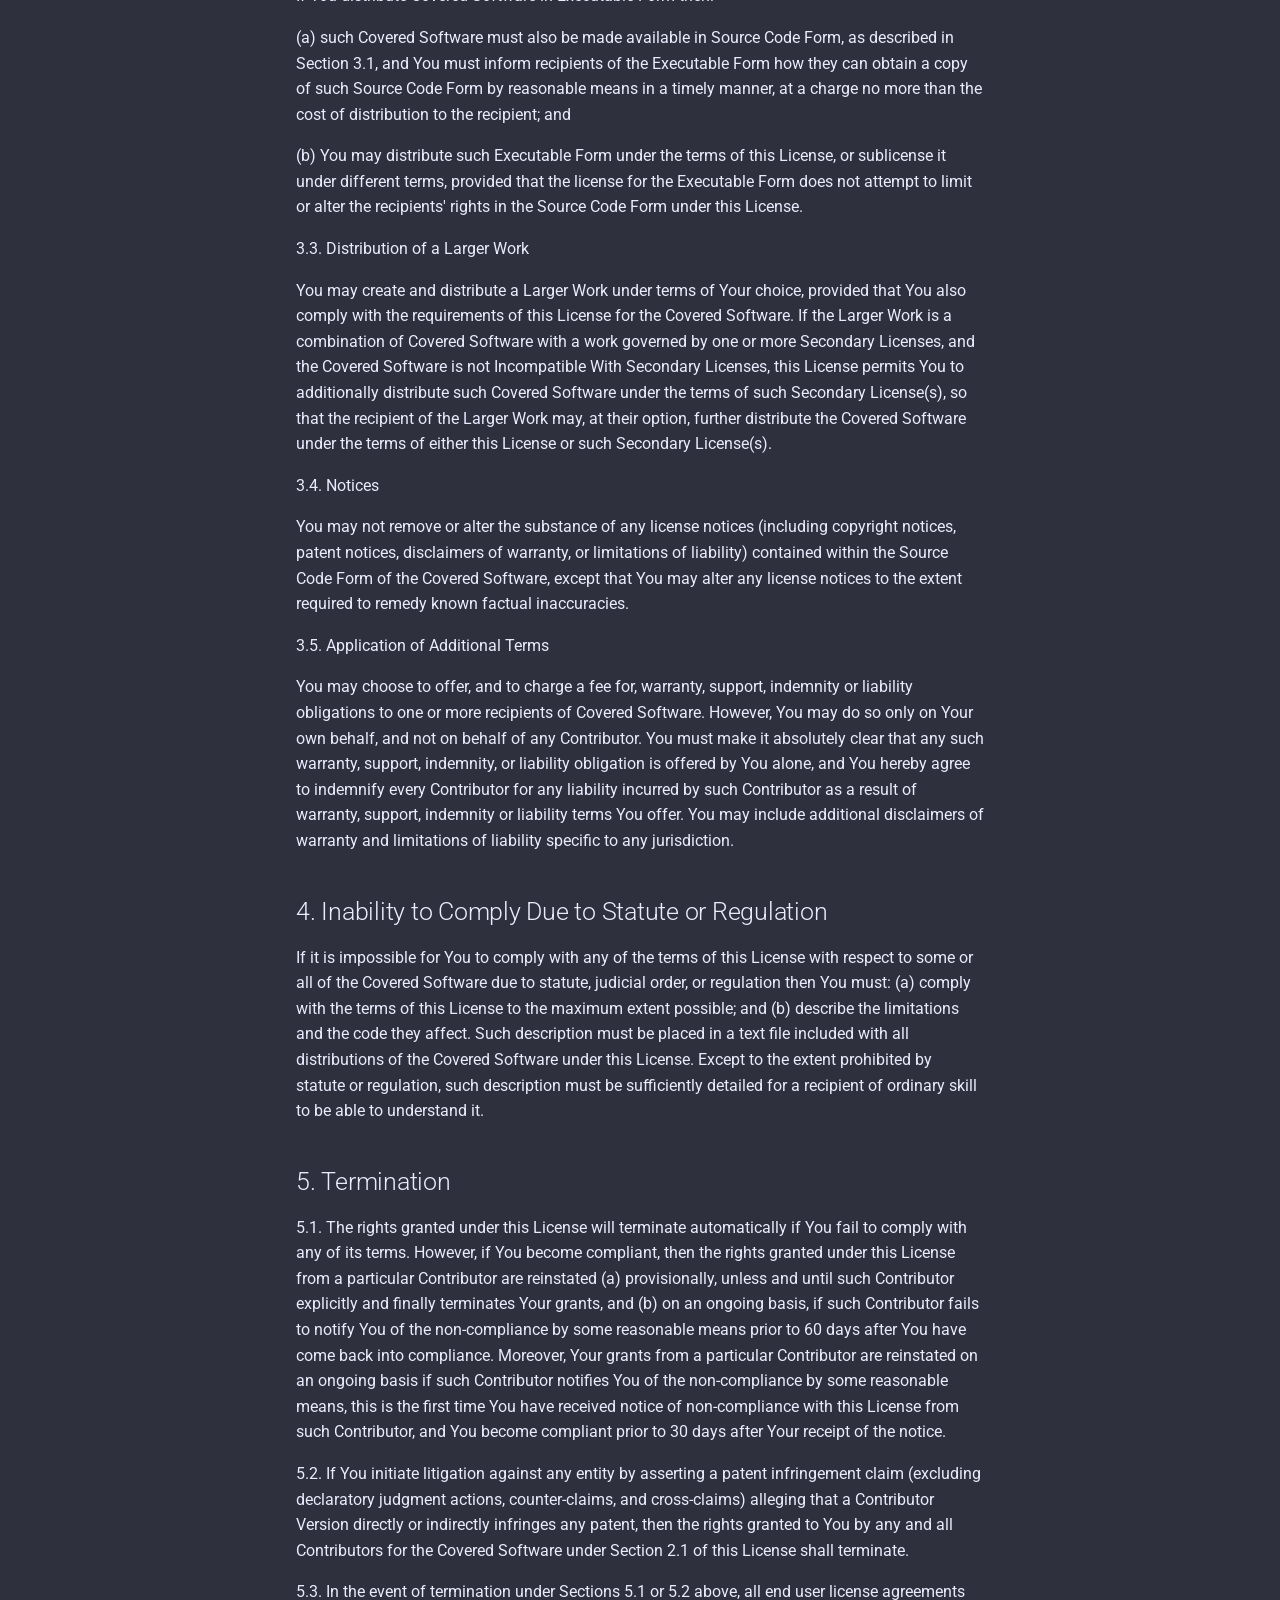
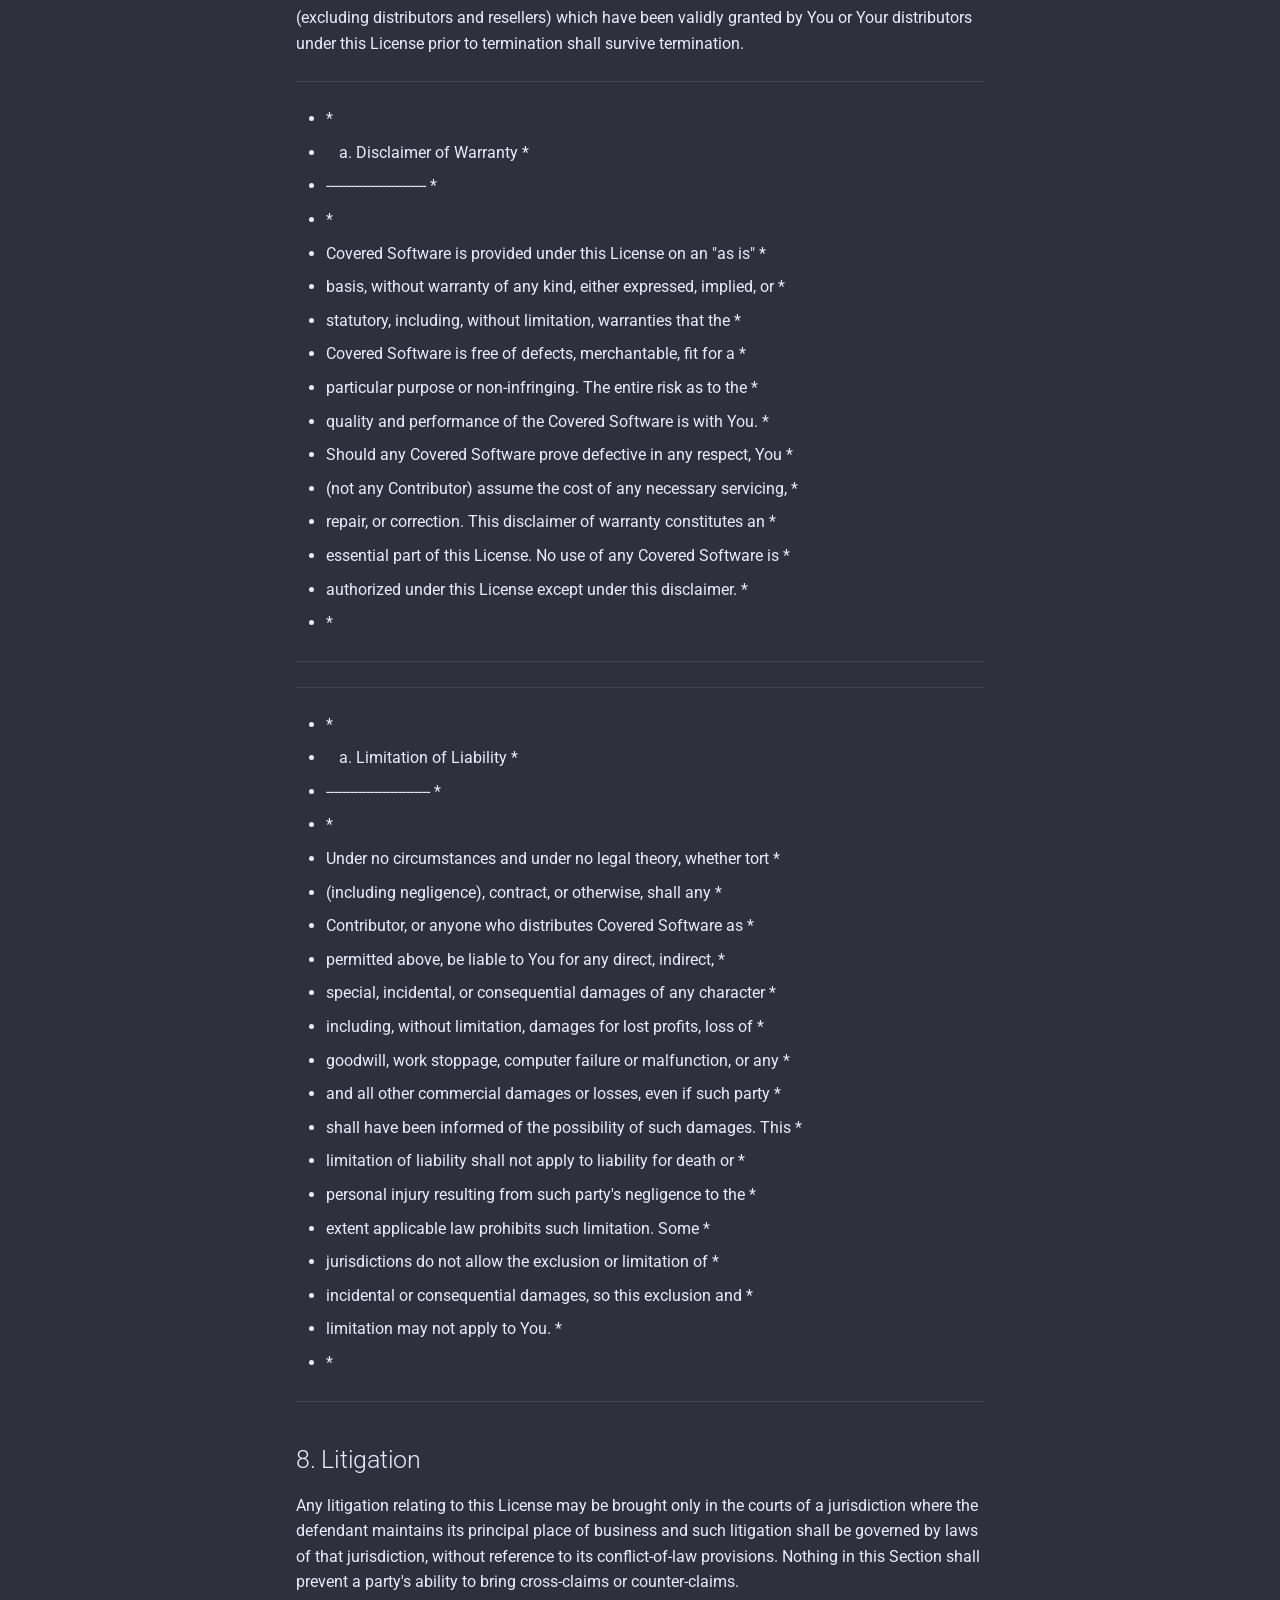
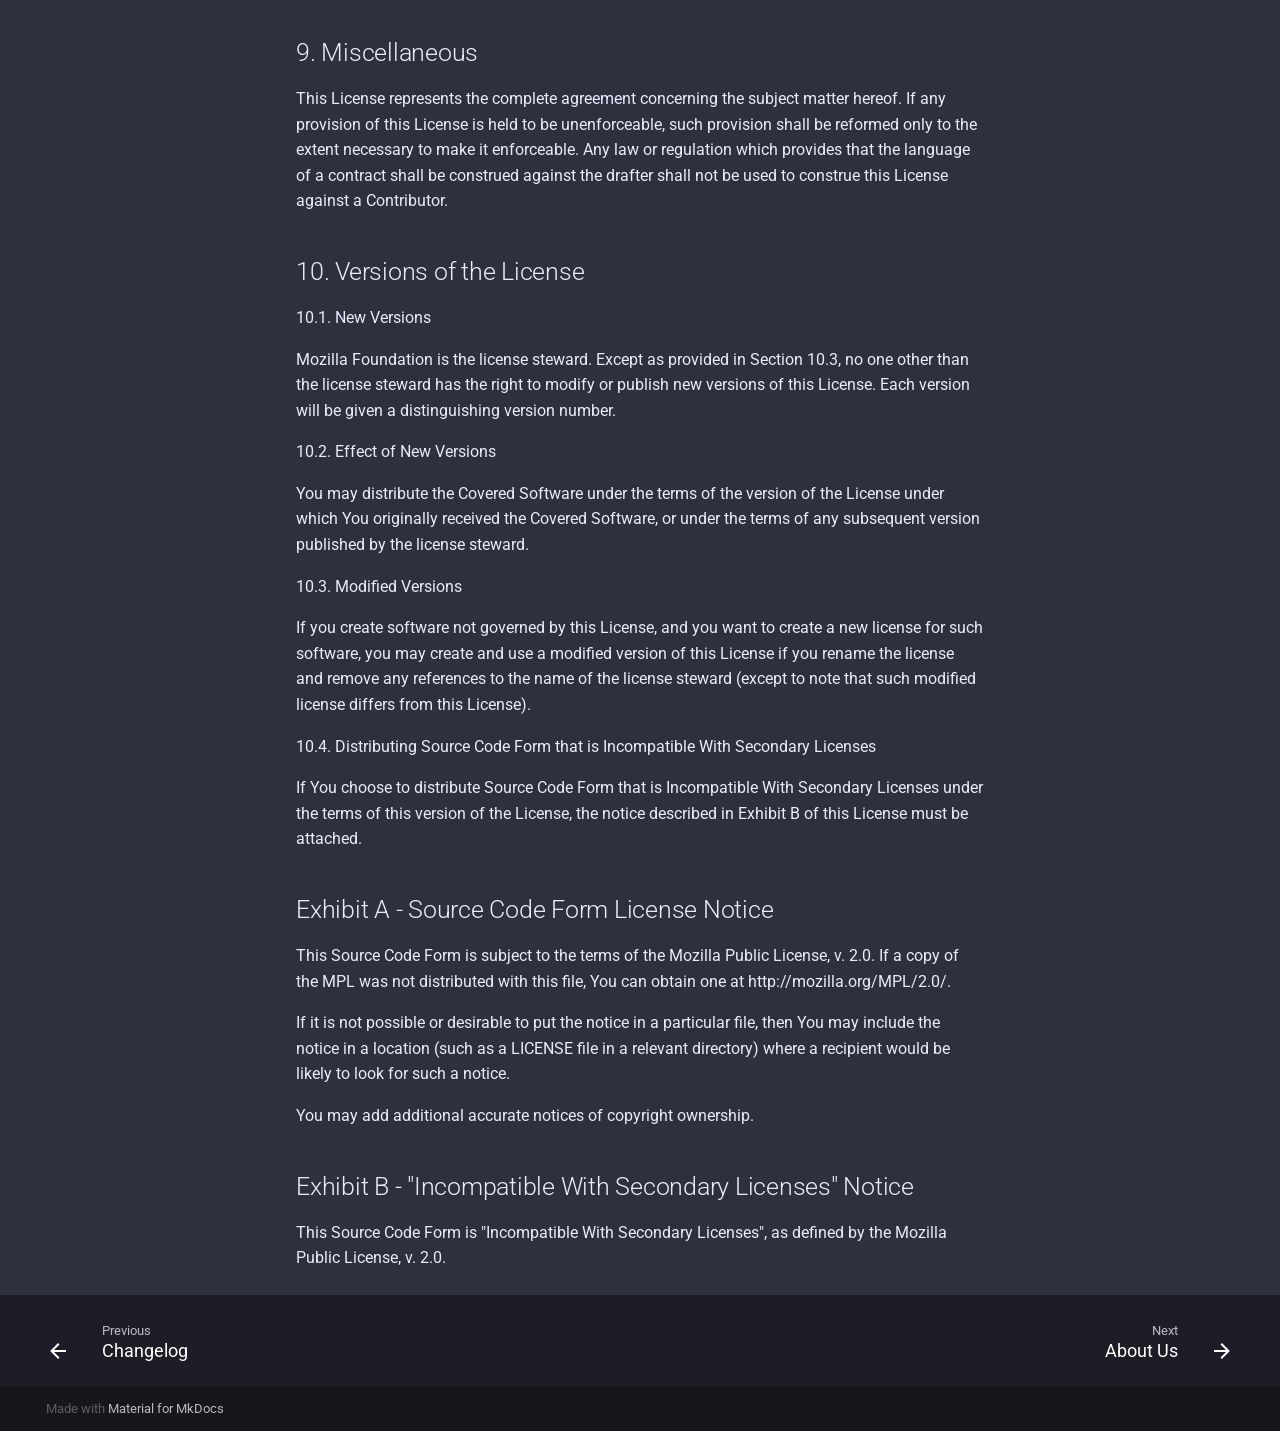
<file: license/index.html>
<!doctype html>
<html lang="en" class="no-js">
  <head>
    
      <meta charset="utf-8">
      <meta name="viewport" content="width=device-width,initial-scale=1">
      
        <meta name="description" content="Evolving repo of the inked">
      
      
      
      
        <link rel="canonical" href="https://CapgeminiInventIDE.github.io/inked/license/">
      
      <link rel="shortcut icon" href="../assets/imgs/favicon.png">
      <meta name="generator" content="mkdocs-1.1.2, mkdocs-material-6.2.7">
    
    
      
        <title>License - inked</title>
      
    
    
      <link rel="stylesheet" href="../assets/stylesheets/main.cb6bc1d0.min.css">
      
        
        <link rel="stylesheet" href="../assets/stylesheets/palette.39b8e14a.min.css">
        
      
    
    
    
      
        
        <link rel="preconnect" href="https://fonts.gstatic.com" crossorigin>
        <link rel="stylesheet" href="https://fonts.googleapis.com/css?family=Roboto:300,400,400i,700%7CRoboto+Mono&display=fallback">
        <style>body,input{font-family:"Roboto",-apple-system,BlinkMacSystemFont,Helvetica,Arial,sans-serif}code,kbd,pre{font-family:"Roboto Mono",SFMono-Regular,Consolas,Menlo,monospace}</style>
      
    
    
    
      <link rel="stylesheet" href="../assets/css/styles.css">
    
    
      
    
    


  

<meta property="og:type" content="website" />
<meta property="og:title" content="inked - License" />
<meta property="og:description" content="Evolving repo of the inked" />
<meta property="og:url" content="https://CapgeminiInventIDE.github.io/inked/license/" />
<meta property="og:image" content="https://upload.wikimedia.org/wikipedia/commons/thumb/9/9d/Capgemini_201x_logo.svg/1280px-Capgemini_201x_logo.svg.png" />
<meta property="og:image:type" content="image/png" />
<meta property="og:image:width" content="1280" />
<meta property="og:image:height" content="299" />

  </head>
  
  
    
    
    
    
    
    <body dir="ltr" data-md-color-scheme="capgemini" data-md-color-primary="" data-md-color-accent="">
      
  
    
    <input class="md-toggle" data-md-toggle="drawer" type="checkbox" id="__drawer" autocomplete="off">
    <input class="md-toggle" data-md-toggle="search" type="checkbox" id="__search" autocomplete="off">
    <label class="md-overlay" for="__drawer"></label>
    <div data-md-component="skip">
      
        
        <a href="#mozilla-public-license-version-20" class="md-skip">
          Skip to content
        </a>
      
    </div>
    <div data-md-component="announce">
      
    </div>
    
      <header class="md-header" data-md-component="header">
    <nav class="md-header-nav md-grid" aria-label="Header">
        <a href="https://CapgeminiInventIDE.github.io/inked" title="inked"
            class="md-header-nav__button md-logo" aria-label="inked">
            
  <img src="../assets/imgs/index.png" alt="logo">

        </a>
        <label class="md-header-nav__button md-icon" for="__drawer">
            <svg xmlns="http://www.w3.org/2000/svg" viewBox="0 0 24 24"><path d="M3 6h18v2H3V6m0 5h18v2H3v-2m0 5h18v2H3v-2z"/></svg>
        </label>
        <div class="md-header-nav__title" data-md-component="header-title">
            
            <div class="md-header-nav__ellipsis">
                <span class="md-header-nav__topic md-ellipsis">
                    inked
                </span>
                <span class="md-header-nav__topic md-ellipsis">
                    
                    License
                    
                </span>
            </div>
            
        </div>
        <div class="md-header-nav__options">
            <button class="md-header-nav__button md-icon" title="Switch to light mode" aria-label="Switch to light mode"
                data-md-color-scheme="capgemini" data-md-state="visible">
                <!-- <div class="md-source__icon md-icon"> -->
                
                <svg xmlns="http://www.w3.org/2000/svg" viewBox="0 0 24 24"><path d="M12 7a5 5 0 015 5 5 5 0 01-5 5 5 5 0 01-5-5 5 5 0 015-5m0 2a3 3 0 00-3 3 3 3 0 003 3 3 3 0 003-3 3 3 0 00-3-3m0-7l2.39 3.42C13.65 5.15 12.84 5 12 5c-.84 0-1.65.15-2.39.42L12 2M3.34 7l4.16-.35A7.2 7.2 0 005.94 8.5c-.44.74-.69 1.5-.83 2.29L3.34 7m.02 10l1.76-3.77a7.131 7.131 0 002.38 4.14L3.36 17M20.65 7l-1.77 3.79a7.023 7.023 0 00-2.38-4.15l4.15.36m-.01 10l-4.14.36c.59-.51 1.12-1.14 1.54-1.86.42-.73.69-1.5.83-2.29L20.64 17M12 22l-2.41-3.44c.74.27 1.55.44 2.41.44.82 0 1.63-.17 2.37-.44L12 22z"/></svg>
                <!-- </div> -->
            </button>
            <button class="md-header-nav__button md-icon" title="Switch to dark mode" aria-label="Switch to dark mode"
                data-md-color-scheme="slate" data-md-state="hidden">
                
                <svg xmlns="http://www.w3.org/2000/svg" viewBox="0 0 24 24"><path d="M17.75 4.09l-2.53 1.94.91 3.06-2.63-1.81-2.63 1.81.91-3.06-2.53-1.94L12.44 4l1.06-3 1.06 3 3.19.09m3.5 6.91l-1.64 1.25.59 1.98-1.7-1.17-1.7 1.17.59-1.98L15.75 11l2.06-.05L18.5 9l.69 1.95 2.06.05m-2.28 4.95c.83-.08 1.72 1.1 1.19 1.85-.32.45-.66.87-1.08 1.27C15.17 23 8.84 23 4.94 19.07c-3.91-3.9-3.91-10.24 0-14.14.4-.4.82-.76 1.27-1.08.75-.53 1.93.36 1.85 1.19-.27 2.86.69 5.83 2.89 8.02a9.96 9.96 0 008.02 2.89m-1.64 2.02a12.08 12.08 0 01-7.8-3.47c-2.17-2.19-3.33-5-3.49-7.82-2.81 3.14-2.7 7.96.31 10.98 3.02 3.01 7.84 3.12 10.98.31z"/></svg>
            </button>

        </div>
        
        <label class="md-header-nav__button md-icon" for="__search">
            <svg xmlns="http://www.w3.org/2000/svg" viewBox="0 0 24 24"><path d="M9.5 3A6.5 6.5 0 0116 9.5c0 1.61-.59 3.09-1.56 4.23l.27.27h.79l5 5-1.5 1.5-5-5v-.79l-.27-.27A6.516 6.516 0 019.5 16 6.5 6.5 0 013 9.5 6.5 6.5 0 019.5 3m0 2C7 5 5 7 5 9.5S7 14 9.5 14 14 12 14 9.5 12 5 9.5 5z"/></svg>
        </label>
        
<div class="md-search" data-md-component="search" role="dialog">
  <label class="md-search__overlay" for="__search"></label>
  <div class="md-search__inner" role="search">
    <form class="md-search__form" name="search">
      <input type="text" class="md-search__input" name="query" aria-label="Search" placeholder="Search" autocapitalize="off" autocorrect="off" autocomplete="off" spellcheck="false" data-md-component="search-query" data-md-state="active" required>
      <label class="md-search__icon md-icon" for="__search">
        <svg xmlns="http://www.w3.org/2000/svg" viewBox="0 0 24 24"><path d="M9.5 3A6.5 6.5 0 0116 9.5c0 1.61-.59 3.09-1.56 4.23l.27.27h.79l5 5-1.5 1.5-5-5v-.79l-.27-.27A6.516 6.516 0 019.5 16 6.5 6.5 0 013 9.5 6.5 6.5 0 019.5 3m0 2C7 5 5 7 5 9.5S7 14 9.5 14 14 12 14 9.5 12 5 9.5 5z"/></svg>
        <svg xmlns="http://www.w3.org/2000/svg" viewBox="0 0 24 24"><path d="M20 11v2H8l5.5 5.5-1.42 1.42L4.16 12l7.92-7.92L13.5 5.5 8 11h12z"/></svg>
      </label>
      <button type="reset" class="md-search__icon md-icon" aria-label="Clear" data-md-component="search-reset" tabindex="-1">
        <svg xmlns="http://www.w3.org/2000/svg" viewBox="0 0 24 24"><path d="M19 6.41L17.59 5 12 10.59 6.41 5 5 6.41 10.59 12 5 17.59 6.41 19 12 13.41 17.59 19 19 17.59 13.41 12 19 6.41z"/></svg>
      </button>
    </form>
    <div class="md-search__output">
      <div class="md-search__scrollwrap" data-md-scrollfix>
        <div class="md-search-result" data-md-component="search-result">
          <div class="md-search-result__meta">
            Initializing search
          </div>
          <ol class="md-search-result__list"></ol>
        </div>
      </div>
    </div>
  </div>
</div>
        
        
        <div class="md-header-nav__source">
            
<a href="https://github.com/CapgeminiInventIDE/inked/" title="Go to repository" class="md-source">
  <div class="md-source__icon md-icon">
    
    <svg xmlns="http://www.w3.org/2000/svg" viewBox="0 0 448 512"><path d="M439.55 236.05L244 40.45a28.87 28.87 0 00-40.81 0l-40.66 40.63 51.52 51.52c27.06-9.14 52.68 16.77 43.39 43.68l49.66 49.66c34.23-11.8 61.18 31 35.47 56.69-26.49 26.49-70.21-2.87-56-37.34L240.22 199v121.85c25.3 12.54 22.26 41.85 9.08 55a34.34 34.34 0 01-48.55 0c-17.57-17.6-11.07-46.91 11.25-56v-123c-20.8-8.51-24.6-30.74-18.64-45L142.57 101 8.45 235.14a28.86 28.86 0 000 40.81l195.61 195.6a28.86 28.86 0 0040.8 0l194.69-194.69a28.86 28.86 0 000-40.81z"/></svg>
  </div>
  <div class="md-source__repository">
    CapgeminiInventIDE/inked
  </div>
</a>
        </div>
        
    </nav>
</header>
    
    <div class="md-container" data-md-component="container">
      
      
        
      
      <main class="md-main" data-md-component="main">
        <div class="md-main__inner md-grid">
          
            
              
              <div class="md-sidebar md-sidebar--primary" data-md-component="navigation" >
                <div class="md-sidebar__scrollwrap">
                  <div class="md-sidebar__inner">
                    




<nav class="md-nav md-nav--primary" aria-label="Navigation" data-md-level="0">
  <label class="md-nav__title" for="__drawer">
    <a href="https://CapgeminiInventIDE.github.io/inked" title="inked" class="md-nav__button md-logo" aria-label="inked">
      
  <img src="../assets/imgs/index.png" alt="logo">

    </a>
    inked
  </label>
  
    <div class="md-nav__source">
      
<a href="https://github.com/CapgeminiInventIDE/inked/" title="Go to repository" class="md-source">
  <div class="md-source__icon md-icon">
    
    <svg xmlns="http://www.w3.org/2000/svg" viewBox="0 0 448 512"><path d="M439.55 236.05L244 40.45a28.87 28.87 0 00-40.81 0l-40.66 40.63 51.52 51.52c27.06-9.14 52.68 16.77 43.39 43.68l49.66 49.66c34.23-11.8 61.18 31 35.47 56.69-26.49 26.49-70.21-2.87-56-37.34L240.22 199v121.85c25.3 12.54 22.26 41.85 9.08 55a34.34 34.34 0 01-48.55 0c-17.57-17.6-11.07-46.91 11.25-56v-123c-20.8-8.51-24.6-30.74-18.64-45L142.57 101 8.45 235.14a28.86 28.86 0 000 40.81l195.61 195.6a28.86 28.86 0 0040.8 0l194.69-194.69a28.86 28.86 0 000-40.81z"/></svg>
  </div>
  <div class="md-source__repository">
    CapgeminiInventIDE/inked
  </div>
</a>
    </div>
  
  <ul class="md-nav__list" data-md-scrollfix>
    
      
      
      

  
  
  
    <li class="md-nav__item">
      <a href=".." class="md-nav__link">
        Welcome
      </a>
    </li>
  

    
      
      
      

  
  
  
    
    <li class="md-nav__item md-nav__item--nested">
      
      
        <input class="md-nav__toggle md-toggle" data-md-toggle="nav-2" type="checkbox" id="nav-2" >
      
      <label class="md-nav__link" for="nav-2">
        Reference
        <span class="md-nav__icon md-icon"></span>
      </label>
      <nav class="md-nav" aria-label="Reference" data-md-level="1">
        <label class="md-nav__title" for="nav-2">
          <span class="md-nav__icon md-icon"></span>
          Reference
        </label>
        <ul class="md-nav__list" data-md-scrollfix>
          
          
            
  
  
  
    <li class="md-nav__item">
      <a href="../reference/Tutorial-User_Guide/" class="md-nav__link">
        Tutorial - User Guide
      </a>
    </li>
  

          
            
  
  
  
    <li class="md-nav__item">
      <a href="../reference/character/" class="md-nav__link">
        Character
      </a>
    </li>
  

          
            
  
  
  
    <li class="md-nav__item">
      <a href="../reference/CharacterGenerator/" class="md-nav__link">
        CharacterGenerator
      </a>
    </li>
  

          
            
  
  
  
    <li class="md-nav__item">
      <a href="../reference/word/" class="md-nav__link">
        Word
      </a>
    </li>
  

          
            
  
  
  
    <li class="md-nav__item">
      <a href="../reference/WordGenerator/" class="md-nav__link">
        WordGenerator
      </a>
    </li>
  

          
            
  
  
  
    <li class="md-nav__item">
      <a href="../reference/Augmentor.md" class="md-nav__link">
        Augmentor
      </a>
    </li>
  

          
            
  
  
  
    <li class="md-nav__item">
      <a href="../reference/spacer/" class="md-nav__link">
        Spacer
      </a>
    </li>
  

          
        </ul>
      </nav>
    </li>
  

    
      
      
      

  
  
  
    <li class="md-nav__item">
      <a href="../contributing/" class="md-nav__link">
        Contributing
      </a>
    </li>
  

    
      
      
      

  
  
  
    <li class="md-nav__item">
      <a href="../code_of_conduct/" class="md-nav__link">
        Code of Conduct
      </a>
    </li>
  

    
      
      
      

  
  
  
    <li class="md-nav__item">
      <a href="../changelog/" class="md-nav__link">
        Changelog
      </a>
    </li>
  

    
      
      
      

  
  
    
  
  
    <li class="md-nav__item md-nav__item--active">
      
      <input class="md-nav__toggle md-toggle" data-md-toggle="toc" type="checkbox" id="__toc">
      
        
      
      
        <label class="md-nav__link md-nav__link--active" for="__toc">
          License
          <span class="md-nav__icon md-icon"></span>
        </label>
      
      <a href="./" class="md-nav__link md-nav__link--active">
        License
      </a>
      
        <!--
Copyright (c) 2016-2020 Martin Donath <martin.donath@squidfunk.com>
    Permission is hereby granted, free of charge, to any person obtaining a copy
    of this software and associated documentation files (the "Software"), to
    deal in the Software without restriction, including without limitation the
    rights to use, copy, modify, merge, publish, distribute, sublicense, and/or
    sell copies of the Software, and to permit persons to whom the Software is
    furnished to do so, subject to the following conditions:
    The above copyright notice and this permission notice shall be included in
    all copies or substantial portions of the Software.
    THE SOFTWARE IS PROVIDED "AS IS", WITHOUT WARRANTY OF ANY KIND, EXPRESS OR
    IMPLIED, INCLUDING BUT NOT LIMITED TO THE WARRANTIES OF MERCHANTABILITY,
    FITNESS FOR A PARTICULAR PURPOSE AND NON-INFRINGEMENT. IN NO EVENT SHALL THE
    AUTHORS OR COPYRIGHT HOLDERS BE LIABLE FOR ANY CLAIM, DAMAGES OR OTHER
    LIABILITY, WHETHER IN AN ACTION OF CONTRACT, TORT OR OTHERWISE, ARISING
    FROM, OUT OF OR IN CONNECTION WITH THE SOFTWARE OR THE USE OR OTHER DEALINGS
    IN THE SOFTWARE.
    -->

    

    
    <!-- Table of contents -->
    <nav class="md-nav md-nav--secondary" aria-label="Table of contents">
        
    
        <!--
        Hack: check whether the content contains a h1 headline. If it does, the
        top-level anchor must be skipped, since it would be redundant to the link
        to the current page that is located just above the anchor. Therefore we
        directly continue with the children of the anchor.
      -->
        
        
        
    
        <!-- Render item list -->
        
        <label class="md-nav__title" for="__toc">
            <span class="md-nav__icon md-icon"></span>
            Table of contents
        </label>
        <ul class="md-nav__list" data-md-scrollfix>
            
            <li class="md-nav__item">
  <a href="#1-definitions" class="md-nav__link">
    1. Definitions
  </a>
  
</li>
            
            <li class="md-nav__item">
  <a href="#2-license-grants-and-conditions" class="md-nav__link">
    2. License Grants and Conditions
  </a>
  
</li>
            
            <li class="md-nav__item">
  <a href="#3-responsibilities" class="md-nav__link">
    3. Responsibilities
  </a>
  
</li>
            
            <li class="md-nav__item">
  <a href="#4-inability-to-comply-due-to-statute-or-regulation" class="md-nav__link">
    4. Inability to Comply Due to Statute or Regulation
  </a>
  
</li>
            
            <li class="md-nav__item">
  <a href="#5-termination" class="md-nav__link">
    5. Termination
  </a>
  
</li>
            
            <li class="md-nav__item">
  <a href="#8-litigation" class="md-nav__link">
    8. Litigation
  </a>
  
</li>
            
            <li class="md-nav__item">
  <a href="#9-miscellaneous" class="md-nav__link">
    9. Miscellaneous
  </a>
  
</li>
            
            <li class="md-nav__item">
  <a href="#10-versions-of-the-license" class="md-nav__link">
    10. Versions of the License
  </a>
  
</li>
            
            <li class="md-nav__item">
  <a href="#exhibit-a-source-code-form-license-notice" class="md-nav__link">
    Exhibit A - Source Code Form License Notice
  </a>
  
</li>
            
            <li class="md-nav__item">
  <a href="#exhibit-b-incompatible-with-secondary-licenses-notice" class="md-nav__link">
    Exhibit B - "Incompatible With Secondary Licenses" Notice
  </a>
  
</li>
            
        </ul>
        
    </nav>
    
      
    </li>
  

    
      
      
      

  
  
  
    <li class="md-nav__item">
      <a href="../about_us/" class="md-nav__link">
        About Us
      </a>
    </li>
  

    
  </ul>
</nav>
                  </div>
                </div>
              </div>
            
            
              
              <div class="md-sidebar md-sidebar--secondary" data-md-component="toc" >
                <div class="md-sidebar__scrollwrap">
                  <div class="md-sidebar__inner">
                    <!--
Copyright (c) 2016-2020 Martin Donath <martin.donath@squidfunk.com>
    Permission is hereby granted, free of charge, to any person obtaining a copy
    of this software and associated documentation files (the "Software"), to
    deal in the Software without restriction, including without limitation the
    rights to use, copy, modify, merge, publish, distribute, sublicense, and/or
    sell copies of the Software, and to permit persons to whom the Software is
    furnished to do so, subject to the following conditions:
    The above copyright notice and this permission notice shall be included in
    all copies or substantial portions of the Software.
    THE SOFTWARE IS PROVIDED "AS IS", WITHOUT WARRANTY OF ANY KIND, EXPRESS OR
    IMPLIED, INCLUDING BUT NOT LIMITED TO THE WARRANTIES OF MERCHANTABILITY,
    FITNESS FOR A PARTICULAR PURPOSE AND NON-INFRINGEMENT. IN NO EVENT SHALL THE
    AUTHORS OR COPYRIGHT HOLDERS BE LIABLE FOR ANY CLAIM, DAMAGES OR OTHER
    LIABILITY, WHETHER IN AN ACTION OF CONTRACT, TORT OR OTHERWISE, ARISING
    FROM, OUT OF OR IN CONNECTION WITH THE SOFTWARE OR THE USE OR OTHER DEALINGS
    IN THE SOFTWARE.
    -->

    

    
    <!-- Table of contents -->
    <nav class="md-nav md-nav--secondary" aria-label="Table of contents">
        
    
        <!--
        Hack: check whether the content contains a h1 headline. If it does, the
        top-level anchor must be skipped, since it would be redundant to the link
        to the current page that is located just above the anchor. Therefore we
        directly continue with the children of the anchor.
      -->
        
        
        
    
        <!-- Render item list -->
        
        <label class="md-nav__title" for="__toc">
            <span class="md-nav__icon md-icon"></span>
            Table of contents
        </label>
        <ul class="md-nav__list" data-md-scrollfix>
            
            <li class="md-nav__item">
  <a href="#1-definitions" class="md-nav__link">
    1. Definitions
  </a>
  
</li>
            
            <li class="md-nav__item">
  <a href="#2-license-grants-and-conditions" class="md-nav__link">
    2. License Grants and Conditions
  </a>
  
</li>
            
            <li class="md-nav__item">
  <a href="#3-responsibilities" class="md-nav__link">
    3. Responsibilities
  </a>
  
</li>
            
            <li class="md-nav__item">
  <a href="#4-inability-to-comply-due-to-statute-or-regulation" class="md-nav__link">
    4. Inability to Comply Due to Statute or Regulation
  </a>
  
</li>
            
            <li class="md-nav__item">
  <a href="#5-termination" class="md-nav__link">
    5. Termination
  </a>
  
</li>
            
            <li class="md-nav__item">
  <a href="#8-litigation" class="md-nav__link">
    8. Litigation
  </a>
  
</li>
            
            <li class="md-nav__item">
  <a href="#9-miscellaneous" class="md-nav__link">
    9. Miscellaneous
  </a>
  
</li>
            
            <li class="md-nav__item">
  <a href="#10-versions-of-the-license" class="md-nav__link">
    10. Versions of the License
  </a>
  
</li>
            
            <li class="md-nav__item">
  <a href="#exhibit-a-source-code-form-license-notice" class="md-nav__link">
    Exhibit A - Source Code Form License Notice
  </a>
  
</li>
            
            <li class="md-nav__item">
  <a href="#exhibit-b-incompatible-with-secondary-licenses-notice" class="md-nav__link">
    Exhibit B - "Incompatible With Secondary Licenses" Notice
  </a>
  
</li>
            
        </ul>
        
    </nav>
    
                  </div>
                </div>
              </div>
            
          
          <div class="md-content">
            <article class="md-content__inner md-typeset">
              
                
                  <a href="https://github.com/CapgeminiInventIDE/inked/edit/master/docs/license.md" title="Edit this page" class="md-content__button md-icon">
                    <svg xmlns="http://www.w3.org/2000/svg" viewBox="0 0 24 24"><path d="M20.71 7.04c.39-.39.39-1.04 0-1.41l-2.34-2.34c-.37-.39-1.02-.39-1.41 0l-1.84 1.83 3.75 3.75M3 17.25V21h3.75L17.81 9.93l-3.75-3.75L3 17.25z"/></svg>
                  </a>
                
                
                <h1 id="mozilla-public-license-version-20">Mozilla Public License Version 2.0<a class="headerlink" href="#mozilla-public-license-version-20" title="Permanent link">¤</a></h1>
<p>Copyright (c) 2021, Capgemini Invent IDE
All rights reserved.</p>
<h2 id="1-definitions">1. Definitions<a class="headerlink" href="#1-definitions" title="Permanent link">¤</a></h2>
<p>1.1. "Contributor"
    means each individual or legal entity that creates, contributes to
    the creation of, or owns Covered Software.</p>
<p>1.2. "Contributor Version"
    means the combination of the Contributions of others (if any) used
    by a Contributor and that particular Contributor's Contribution.</p>
<p>1.3. "Contribution"
    means Covered Software of a particular Contributor.</p>
<p>1.4. "Covered Software"
    means Source Code Form to which the initial Contributor has attached
    the notice in Exhibit A, the Executable Form of such Source Code
    Form, and Modifications of such Source Code Form, in each case
    including portions thereof.</p>
<p>1.5. "Incompatible With Secondary Licenses"
    means</p>
<div class="codehilite"><pre><span></span><code>(a) that the initial Contributor has attached the notice described
    in Exhibit B to the Covered Software; or

(b) that the Covered Software was made available under the terms of
    version 1.1 or earlier of the License, but not also under the
    terms of a Secondary License.
</code></pre></div>

<p>1.6. "Executable Form"
    means any form of the work other than Source Code Form.</p>
<p>1.7. "Larger Work"
    means a work that combines Covered Software with other material, in
    a separate file or files, that is not Covered Software.</p>
<p>1.8. "License"
    means this document.</p>
<p>1.9. "Licensable"
    means having the right to grant, to the maximum extent possible,
    whether at the time of the initial grant or subsequently, any and
    all of the rights conveyed by this License.</p>
<p>1.10. "Modifications"
    means any of the following:</p>
<div class="codehilite"><pre><span></span><code>(a) any file in Source Code Form that results from an addition to,
    deletion from, or modification of the contents of Covered
    Software; or

(b) any new file in Source Code Form that contains any Covered
    Software.
</code></pre></div>

<p>1.11. "Patent Claims" of a Contributor
    means any patent claim(s), including without limitation, method,
    process, and apparatus claims, in any patent Licensable by such
    Contributor that would be infringed, but for the grant of the
    License, by the making, using, selling, offering for sale, having
    made, import, or transfer of either its Contributions or its
    Contributor Version.</p>
<p>1.12. "Secondary License"
    means either the GNU General Public License, Version 2.0, the GNU
    Lesser General Public License, Version 2.1, the GNU Affero General
    Public License, Version 3.0, or any later versions of those
    licenses.</p>
<p>1.13. "Source Code Form"
    means the form of the work preferred for making modifications.</p>
<p>1.14. "You" (or "Your")
    means an individual or a legal entity exercising rights under this
    License. For legal entities, "You" includes any entity that
    controls, is controlled by, or is under common control with You. For
    purposes of this definition, "control" means (a) the power, direct
    or indirect, to cause the direction or management of such entity,
    whether by contract or otherwise, or (b) ownership of more than
    fifty percent (50%) of the outstanding shares or beneficial
    ownership of such entity.</p>
<h2 id="2-license-grants-and-conditions">2. License Grants and Conditions<a class="headerlink" href="#2-license-grants-and-conditions" title="Permanent link">¤</a></h2>
<p>2.1. Grants</p>
<p>Each Contributor hereby grants You a world-wide, royalty-free,
non-exclusive license:</p>
<p>(a) under intellectual property rights (other than patent or trademark)
    Licensable by such Contributor to use, reproduce, make available,
    modify, display, perform, distribute, and otherwise exploit its
    Contributions, either on an unmodified basis, with Modifications, or
    as part of a Larger Work; and</p>
<p>(b) under Patent Claims of such Contributor to make, use, sell, offer
    for sale, have made, import, and otherwise transfer either its
    Contributions or its Contributor Version.</p>
<p>2.2. Effective Date</p>
<p>The licenses granted in Section 2.1 with respect to any Contribution
become effective for each Contribution on the date the Contributor first
distributes such Contribution.</p>
<p>2.3. Limitations on Grant Scope</p>
<p>The licenses granted in this Section 2 are the only rights granted under
this License. No additional rights or licenses will be implied from the
distribution or licensing of Covered Software under this License.
Notwithstanding Section 2.1(b) above, no patent license is granted by a
Contributor:</p>
<p>(a) for any code that a Contributor has removed from Covered Software;
    or</p>
<p>(b) for infringements caused by: (i) Your and any other third party's
    modifications of Covered Software, or (ii) the combination of its
    Contributions with other software (except as part of its Contributor
    Version); or</p>
<p>(c) under Patent Claims infringed by Covered Software in the absence of
    its Contributions.</p>
<p>This License does not grant any rights in the trademarks, service marks,
or logos of any Contributor (except as may be necessary to comply with
the notice requirements in Section 3.4).</p>
<p>2.4. Subsequent Licenses</p>
<p>No Contributor makes additional grants as a result of Your choice to
distribute the Covered Software under a subsequent version of this
License (see Section 10.2) or under the terms of a Secondary License (if
permitted under the terms of Section 3.3).</p>
<p>2.5. Representation</p>
<p>Each Contributor represents that the Contributor believes its
Contributions are its original creation(s) or it has sufficient rights
to grant the rights to its Contributions conveyed by this License.</p>
<p>2.6. Fair Use</p>
<p>This License is not intended to limit any rights You have under
applicable copyright doctrines of fair use, fair dealing, or other
equivalents.</p>
<p>2.7. Conditions</p>
<p>Sections 3.1, 3.2, 3.3, and 3.4 are conditions of the licenses granted
in Section 2.1.</p>
<h2 id="3-responsibilities">3. Responsibilities<a class="headerlink" href="#3-responsibilities" title="Permanent link">¤</a></h2>
<p>3.1. Distribution of Source Form</p>
<p>All distribution of Covered Software in Source Code Form, including any
Modifications that You create or to which You contribute, must be under
the terms of this License. You must inform recipients that the Source
Code Form of the Covered Software is governed by the terms of this
License, and how they can obtain a copy of this License. You may not
attempt to alter or restrict the recipients' rights in the Source Code
Form.</p>
<p>3.2. Distribution of Executable Form</p>
<p>If You distribute Covered Software in Executable Form then:</p>
<p>(a) such Covered Software must also be made available in Source Code
    Form, as described in Section 3.1, and You must inform recipients of
    the Executable Form how they can obtain a copy of such Source Code
    Form by reasonable means in a timely manner, at a charge no more
    than the cost of distribution to the recipient; and</p>
<p>(b) You may distribute such Executable Form under the terms of this
    License, or sublicense it under different terms, provided that the
    license for the Executable Form does not attempt to limit or alter
    the recipients' rights in the Source Code Form under this License.</p>
<p>3.3. Distribution of a Larger Work</p>
<p>You may create and distribute a Larger Work under terms of Your choice,
provided that You also comply with the requirements of this License for
the Covered Software. If the Larger Work is a combination of Covered
Software with a work governed by one or more Secondary Licenses, and the
Covered Software is not Incompatible With Secondary Licenses, this
License permits You to additionally distribute such Covered Software
under the terms of such Secondary License(s), so that the recipient of
the Larger Work may, at their option, further distribute the Covered
Software under the terms of either this License or such Secondary
License(s).</p>
<p>3.4. Notices</p>
<p>You may not remove or alter the substance of any license notices
(including copyright notices, patent notices, disclaimers of warranty,
or limitations of liability) contained within the Source Code Form of
the Covered Software, except that You may alter any license notices to
the extent required to remedy known factual inaccuracies.</p>
<p>3.5. Application of Additional Terms</p>
<p>You may choose to offer, and to charge a fee for, warranty, support,
indemnity or liability obligations to one or more recipients of Covered
Software. However, You may do so only on Your own behalf, and not on
behalf of any Contributor. You must make it absolutely clear that any
such warranty, support, indemnity, or liability obligation is offered by
You alone, and You hereby agree to indemnify every Contributor for any
liability incurred by such Contributor as a result of warranty, support,
indemnity or liability terms You offer. You may include additional
disclaimers of warranty and limitations of liability specific to any
jurisdiction.</p>
<h2 id="4-inability-to-comply-due-to-statute-or-regulation">4. Inability to Comply Due to Statute or Regulation<a class="headerlink" href="#4-inability-to-comply-due-to-statute-or-regulation" title="Permanent link">¤</a></h2>
<p>If it is impossible for You to comply with any of the terms of this
License with respect to some or all of the Covered Software due to
statute, judicial order, or regulation then You must: (a) comply with
the terms of this License to the maximum extent possible; and (b)
describe the limitations and the code they affect. Such description must
be placed in a text file included with all distributions of the Covered
Software under this License. Except to the extent prohibited by statute
or regulation, such description must be sufficiently detailed for a
recipient of ordinary skill to be able to understand it.</p>
<h2 id="5-termination">5. Termination<a class="headerlink" href="#5-termination" title="Permanent link">¤</a></h2>
<p>5.1. The rights granted under this License will terminate automatically
if You fail to comply with any of its terms. However, if You become
compliant, then the rights granted under this License from a particular
Contributor are reinstated (a) provisionally, unless and until such
Contributor explicitly and finally terminates Your grants, and (b) on an
ongoing basis, if such Contributor fails to notify You of the
non-compliance by some reasonable means prior to 60 days after You have
come back into compliance. Moreover, Your grants from a particular
Contributor are reinstated on an ongoing basis if such Contributor
notifies You of the non-compliance by some reasonable means, this is the
first time You have received notice of non-compliance with this License
from such Contributor, and You become compliant prior to 30 days after
Your receipt of the notice.</p>
<p>5.2. If You initiate litigation against any entity by asserting a patent
infringement claim (excluding declaratory judgment actions,
counter-claims, and cross-claims) alleging that a Contributor Version
directly or indirectly infringes any patent, then the rights granted to
You by any and all Contributors for the Covered Software under Section
2.1 of this License shall terminate.</p>
<p>5.3. In the event of termination under Sections 5.1 or 5.2 above, all
end user license agreements (excluding distributors and resellers) which
have been validly granted by You or Your distributors under this License
prior to termination shall survive termination.</p>
<hr />
<ul>
<li>*</li>
<li>
<ol>
<li>Disclaimer of Warranty                                           *</li>
</ol>
</li>
<li>-------------------------                                           *</li>
<li>*</li>
<li>Covered Software is provided under this License on an "as is"       *</li>
<li>basis, without warranty of any kind, either expressed, implied, or  *</li>
<li>statutory, including, without limitation, warranties that the       *</li>
<li>Covered Software is free of defects, merchantable, fit for a        *</li>
<li>particular purpose or non-infringing. The entire risk as to the     *</li>
<li>quality and performance of the Covered Software is with You.        *</li>
<li>Should any Covered Software prove defective in any respect, You     *</li>
<li>(not any Contributor) assume the cost of any necessary servicing,   *</li>
<li>repair, or correction. This disclaimer of warranty constitutes an   *</li>
<li>essential part of this License. No use of any Covered Software is   *</li>
<li>authorized under this License except under this disclaimer.         *</li>
<li>*</li>
</ul>
<hr />
<hr />
<ul>
<li>*</li>
<li>
<ol>
<li>Limitation of Liability                                          *</li>
</ol>
</li>
<li>--------------------------                                          *</li>
<li>*</li>
<li>Under no circumstances and under no legal theory, whether tort      *</li>
<li>(including negligence), contract, or otherwise, shall any           *</li>
<li>Contributor, or anyone who distributes Covered Software as          *</li>
<li>permitted above, be liable to You for any direct, indirect,         *</li>
<li>special, incidental, or consequential damages of any character      *</li>
<li>including, without limitation, damages for lost profits, loss of    *</li>
<li>goodwill, work stoppage, computer failure or malfunction, or any    *</li>
<li>and all other commercial damages or losses, even if such party      *</li>
<li>shall have been informed of the possibility of such damages. This   *</li>
<li>limitation of liability shall not apply to liability for death or   *</li>
<li>personal injury resulting from such party's negligence to the       *</li>
<li>extent applicable law prohibits such limitation. Some               *</li>
<li>jurisdictions do not allow the exclusion or limitation of           *</li>
<li>incidental or consequential damages, so this exclusion and          *</li>
<li>limitation may not apply to You.                                    *</li>
<li>*</li>
</ul>
<hr />
<h2 id="8-litigation">8. Litigation<a class="headerlink" href="#8-litigation" title="Permanent link">¤</a></h2>
<p>Any litigation relating to this License may be brought only in the
courts of a jurisdiction where the defendant maintains its principal
place of business and such litigation shall be governed by laws of that
jurisdiction, without reference to its conflict-of-law provisions.
Nothing in this Section shall prevent a party's ability to bring
cross-claims or counter-claims.</p>
<h2 id="9-miscellaneous">9. Miscellaneous<a class="headerlink" href="#9-miscellaneous" title="Permanent link">¤</a></h2>
<p>This License represents the complete agreement concerning the subject
matter hereof. If any provision of this License is held to be
unenforceable, such provision shall be reformed only to the extent
necessary to make it enforceable. Any law or regulation which provides
that the language of a contract shall be construed against the drafter
shall not be used to construe this License against a Contributor.</p>
<h2 id="10-versions-of-the-license">10. Versions of the License<a class="headerlink" href="#10-versions-of-the-license" title="Permanent link">¤</a></h2>
<p>10.1. New Versions</p>
<p>Mozilla Foundation is the license steward. Except as provided in Section
10.3, no one other than the license steward has the right to modify or
publish new versions of this License. Each version will be given a
distinguishing version number.</p>
<p>10.2. Effect of New Versions</p>
<p>You may distribute the Covered Software under the terms of the version
of the License under which You originally received the Covered Software,
or under the terms of any subsequent version published by the license
steward.</p>
<p>10.3. Modified Versions</p>
<p>If you create software not governed by this License, and you want to
create a new license for such software, you may create and use a
modified version of this License if you rename the license and remove
any references to the name of the license steward (except to note that
such modified license differs from this License).</p>
<p>10.4. Distributing Source Code Form that is Incompatible With Secondary
Licenses</p>
<p>If You choose to distribute Source Code Form that is Incompatible With
Secondary Licenses under the terms of this version of the License, the
notice described in Exhibit B of this License must be attached.</p>
<h2 id="exhibit-a-source-code-form-license-notice">Exhibit A - Source Code Form License Notice<a class="headerlink" href="#exhibit-a-source-code-form-license-notice" title="Permanent link">¤</a></h2>
<p>This Source Code Form is subject to the terms of the Mozilla Public
  License, v. 2.0. If a copy of the MPL was not distributed with this
  file, You can obtain one at http://mozilla.org/MPL/2.0/.</p>
<p>If it is not possible or desirable to put the notice in a particular
file, then You may include the notice in a location (such as a LICENSE
file in a relevant directory) where a recipient would be likely to look
for such a notice.</p>
<p>You may add additional accurate notices of copyright ownership.</p>
<h2 id="exhibit-b-incompatible-with-secondary-licenses-notice">Exhibit B - "Incompatible With Secondary Licenses" Notice<a class="headerlink" href="#exhibit-b-incompatible-with-secondary-licenses-notice" title="Permanent link">¤</a></h2>
<p>This Source Code Form is "Incompatible With Secondary Licenses", as
  defined by the Mozilla Public License, v. 2.0.</p>
                
              
              
                


              
            </article>
          </div>
        </div>
      </main>
      
        
<footer class="md-footer">
  
    <div class="md-footer-nav">
      <nav class="md-footer-nav__inner md-grid" aria-label="Footer">
        
          <a href="../changelog/" class="md-footer-nav__link md-footer-nav__link--prev" rel="prev">
            <div class="md-footer-nav__button md-icon">
              <svg xmlns="http://www.w3.org/2000/svg" viewBox="0 0 24 24"><path d="M20 11v2H8l5.5 5.5-1.42 1.42L4.16 12l7.92-7.92L13.5 5.5 8 11h12z"/></svg>
            </div>
            <div class="md-footer-nav__title">
              <div class="md-ellipsis">
                <span class="md-footer-nav__direction">
                  Previous
                </span>
                Changelog
              </div>
            </div>
          </a>
        
        
          <a href="../about_us/" class="md-footer-nav__link md-footer-nav__link--next" rel="next">
            <div class="md-footer-nav__title">
              <div class="md-ellipsis">
                <span class="md-footer-nav__direction">
                  Next
                </span>
                About Us
              </div>
            </div>
            <div class="md-footer-nav__button md-icon">
              <svg xmlns="http://www.w3.org/2000/svg" viewBox="0 0 24 24"><path d="M4 11v2h12l-5.5 5.5 1.42 1.42L19.84 12l-7.92-7.92L10.5 5.5 16 11H4z"/></svg>
            </div>
          </a>
        
      </nav>
    </div>
  
  <div class="md-footer-meta md-typeset">
    <div class="md-footer-meta__inner md-grid">
      <div class="md-footer-copyright">
        
        Made with
        <a href="https://squidfunk.github.io/mkdocs-material/" target="_blank" rel="noopener">
          Material for MkDocs
        </a>
      </div>
      
    </div>
  </div>
</footer>
      
    </div>
    
      <script src="../assets/javascripts/vendor.53cc9318.min.js"></script>
      <script src="../assets/javascripts/bundle.e9c9f54f.min.js"></script><script id="__lang" type="application/json">{"clipboard.copy": "Copy to clipboard", "clipboard.copied": "Copied to clipboard", "search.config.lang": "en", "search.config.pipeline": "trimmer, stopWordFilter", "search.config.separator": "[\\s\\-]+", "search.placeholder": "Search", "search.result.placeholder": "Type to start searching", "search.result.none": "No matching documents", "search.result.one": "1 matching document", "search.result.other": "# matching documents", "search.result.more.one": "1 more on this page", "search.result.more.other": "# more on this page", "search.result.term.missing": "Missing"}</script>
      
      <script>
        app = initialize({
          base: "..",
          features: [],
          search: Object.assign({
            worker: "../assets/javascripts/worker/search.9c0e82ba.min.js"
          }, typeof search !== "undefined" && search)
        })
      </script>
      
        <script src="../assets/js/theme.js"></script>
      
    
  </body>
</html>
</file>
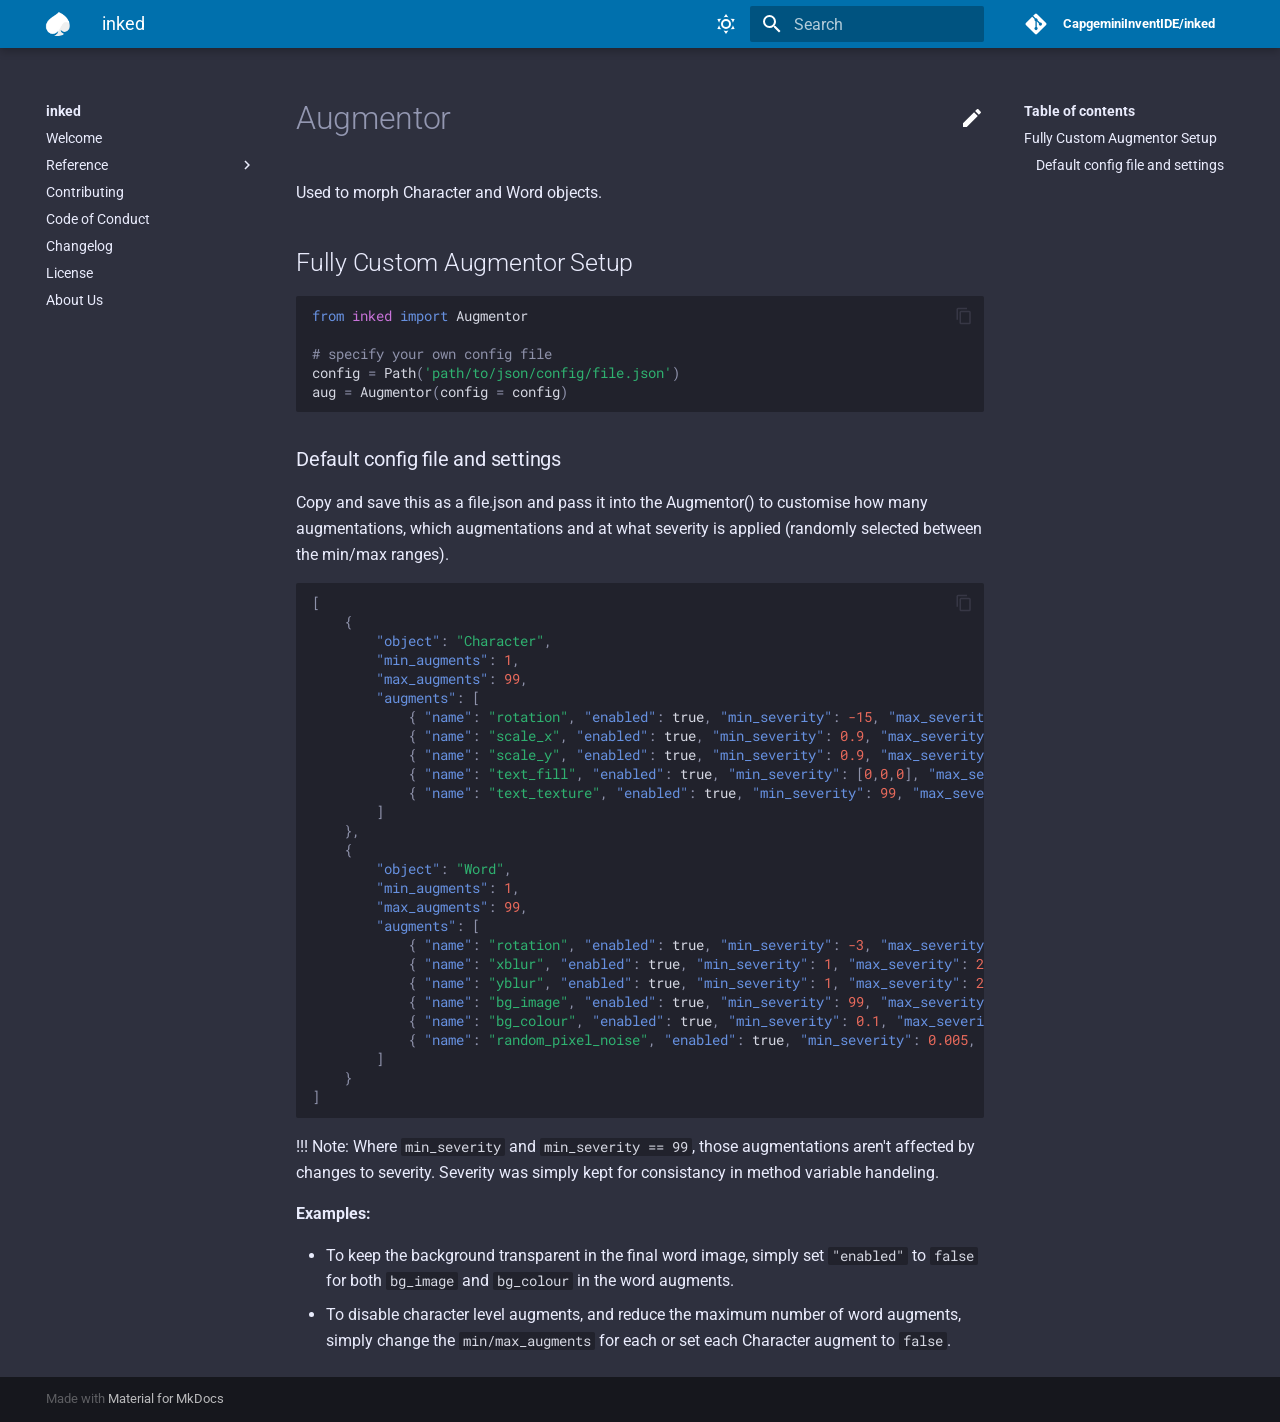
<file: reference/augmentor/index.html>
<!doctype html>
<html lang="en" class="no-js">
  <head>
    
      <meta charset="utf-8">
      <meta name="viewport" content="width=device-width,initial-scale=1">
      
        <meta name="description" content="Evolving repo of the inked">
      
      
      
      
        <link rel="canonical" href="https://CapgeminiInventIDE.github.io/inked/reference/augmentor/">
      
      <link rel="shortcut icon" href="../../assets/imgs/favicon.png">
      <meta name="generator" content="mkdocs-1.1.2, mkdocs-material-6.2.7">
    
    
      
        <title>Augmentor - inked</title>
      
    
    
      <link rel="stylesheet" href="../../assets/stylesheets/main.cb6bc1d0.min.css">
      
        
        <link rel="stylesheet" href="../../assets/stylesheets/palette.39b8e14a.min.css">
        
      
    
    
    
      
        
        <link rel="preconnect" href="https://fonts.gstatic.com" crossorigin>
        <link rel="stylesheet" href="https://fonts.googleapis.com/css?family=Roboto:300,400,400i,700%7CRoboto+Mono&display=fallback">
        <style>body,input{font-family:"Roboto",-apple-system,BlinkMacSystemFont,Helvetica,Arial,sans-serif}code,kbd,pre{font-family:"Roboto Mono",SFMono-Regular,Consolas,Menlo,monospace}</style>
      
    
    
    
      <link rel="stylesheet" href="../../assets/css/styles.css">
    
    
      
    
    


  

<meta property="og:type" content="website" />
<meta property="og:title" content="inked - Augmentor" />
<meta property="og:description" content="Evolving repo of the inked" />
<meta property="og:url" content="https://CapgeminiInventIDE.github.io/inked/reference/augmentor/" />
<meta property="og:image" content="https://upload.wikimedia.org/wikipedia/commons/thumb/9/9d/Capgemini_201x_logo.svg/1280px-Capgemini_201x_logo.svg.png" />
<meta property="og:image:type" content="image/png" />
<meta property="og:image:width" content="1280" />
<meta property="og:image:height" content="299" />

  </head>
  
  
    
    
    
    
    
    <body dir="ltr" data-md-color-scheme="capgemini" data-md-color-primary="" data-md-color-accent="">
      
  
    
    <input class="md-toggle" data-md-toggle="drawer" type="checkbox" id="__drawer" autocomplete="off">
    <input class="md-toggle" data-md-toggle="search" type="checkbox" id="__search" autocomplete="off">
    <label class="md-overlay" for="__drawer"></label>
    <div data-md-component="skip">
      
        
        <a href="#augmentor" class="md-skip">
          Skip to content
        </a>
      
    </div>
    <div data-md-component="announce">
      
    </div>
    
      <header class="md-header" data-md-component="header">
    <nav class="md-header-nav md-grid" aria-label="Header">
        <a href="https://CapgeminiInventIDE.github.io/inked" title="inked"
            class="md-header-nav__button md-logo" aria-label="inked">
            
  <img src="../../assets/imgs/index.png" alt="logo">

        </a>
        <label class="md-header-nav__button md-icon" for="__drawer">
            <svg xmlns="http://www.w3.org/2000/svg" viewBox="0 0 24 24"><path d="M3 6h18v2H3V6m0 5h18v2H3v-2m0 5h18v2H3v-2z"/></svg>
        </label>
        <div class="md-header-nav__title" data-md-component="header-title">
            
            <div class="md-header-nav__ellipsis">
                <span class="md-header-nav__topic md-ellipsis">
                    inked
                </span>
                <span class="md-header-nav__topic md-ellipsis">
                    
                    Augmentor
                    
                </span>
            </div>
            
        </div>
        <div class="md-header-nav__options">
            <button class="md-header-nav__button md-icon" title="Switch to light mode" aria-label="Switch to light mode"
                data-md-color-scheme="capgemini" data-md-state="visible">
                <!-- <div class="md-source__icon md-icon"> -->
                
                <svg xmlns="http://www.w3.org/2000/svg" viewBox="0 0 24 24"><path d="M12 7a5 5 0 015 5 5 5 0 01-5 5 5 5 0 01-5-5 5 5 0 015-5m0 2a3 3 0 00-3 3 3 3 0 003 3 3 3 0 003-3 3 3 0 00-3-3m0-7l2.39 3.42C13.65 5.15 12.84 5 12 5c-.84 0-1.65.15-2.39.42L12 2M3.34 7l4.16-.35A7.2 7.2 0 005.94 8.5c-.44.74-.69 1.5-.83 2.29L3.34 7m.02 10l1.76-3.77a7.131 7.131 0 002.38 4.14L3.36 17M20.65 7l-1.77 3.79a7.023 7.023 0 00-2.38-4.15l4.15.36m-.01 10l-4.14.36c.59-.51 1.12-1.14 1.54-1.86.42-.73.69-1.5.83-2.29L20.64 17M12 22l-2.41-3.44c.74.27 1.55.44 2.41.44.82 0 1.63-.17 2.37-.44L12 22z"/></svg>
                <!-- </div> -->
            </button>
            <button class="md-header-nav__button md-icon" title="Switch to dark mode" aria-label="Switch to dark mode"
                data-md-color-scheme="slate" data-md-state="hidden">
                
                <svg xmlns="http://www.w3.org/2000/svg" viewBox="0 0 24 24"><path d="M17.75 4.09l-2.53 1.94.91 3.06-2.63-1.81-2.63 1.81.91-3.06-2.53-1.94L12.44 4l1.06-3 1.06 3 3.19.09m3.5 6.91l-1.64 1.25.59 1.98-1.7-1.17-1.7 1.17.59-1.98L15.75 11l2.06-.05L18.5 9l.69 1.95 2.06.05m-2.28 4.95c.83-.08 1.72 1.1 1.19 1.85-.32.45-.66.87-1.08 1.27C15.17 23 8.84 23 4.94 19.07c-3.91-3.9-3.91-10.24 0-14.14.4-.4.82-.76 1.27-1.08.75-.53 1.93.36 1.85 1.19-.27 2.86.69 5.83 2.89 8.02a9.96 9.96 0 008.02 2.89m-1.64 2.02a12.08 12.08 0 01-7.8-3.47c-2.17-2.19-3.33-5-3.49-7.82-2.81 3.14-2.7 7.96.31 10.98 3.02 3.01 7.84 3.12 10.98.31z"/></svg>
            </button>

        </div>
        
        <label class="md-header-nav__button md-icon" for="__search">
            <svg xmlns="http://www.w3.org/2000/svg" viewBox="0 0 24 24"><path d="M9.5 3A6.5 6.5 0 0116 9.5c0 1.61-.59 3.09-1.56 4.23l.27.27h.79l5 5-1.5 1.5-5-5v-.79l-.27-.27A6.516 6.516 0 019.5 16 6.5 6.5 0 013 9.5 6.5 6.5 0 019.5 3m0 2C7 5 5 7 5 9.5S7 14 9.5 14 14 12 14 9.5 12 5 9.5 5z"/></svg>
        </label>
        
<div class="md-search" data-md-component="search" role="dialog">
  <label class="md-search__overlay" for="__search"></label>
  <div class="md-search__inner" role="search">
    <form class="md-search__form" name="search">
      <input type="text" class="md-search__input" name="query" aria-label="Search" placeholder="Search" autocapitalize="off" autocorrect="off" autocomplete="off" spellcheck="false" data-md-component="search-query" data-md-state="active" required>
      <label class="md-search__icon md-icon" for="__search">
        <svg xmlns="http://www.w3.org/2000/svg" viewBox="0 0 24 24"><path d="M9.5 3A6.5 6.5 0 0116 9.5c0 1.61-.59 3.09-1.56 4.23l.27.27h.79l5 5-1.5 1.5-5-5v-.79l-.27-.27A6.516 6.516 0 019.5 16 6.5 6.5 0 013 9.5 6.5 6.5 0 019.5 3m0 2C7 5 5 7 5 9.5S7 14 9.5 14 14 12 14 9.5 12 5 9.5 5z"/></svg>
        <svg xmlns="http://www.w3.org/2000/svg" viewBox="0 0 24 24"><path d="M20 11v2H8l5.5 5.5-1.42 1.42L4.16 12l7.92-7.92L13.5 5.5 8 11h12z"/></svg>
      </label>
      <button type="reset" class="md-search__icon md-icon" aria-label="Clear" data-md-component="search-reset" tabindex="-1">
        <svg xmlns="http://www.w3.org/2000/svg" viewBox="0 0 24 24"><path d="M19 6.41L17.59 5 12 10.59 6.41 5 5 6.41 10.59 12 5 17.59 6.41 19 12 13.41 17.59 19 19 17.59 13.41 12 19 6.41z"/></svg>
      </button>
    </form>
    <div class="md-search__output">
      <div class="md-search__scrollwrap" data-md-scrollfix>
        <div class="md-search-result" data-md-component="search-result">
          <div class="md-search-result__meta">
            Initializing search
          </div>
          <ol class="md-search-result__list"></ol>
        </div>
      </div>
    </div>
  </div>
</div>
        
        
        <div class="md-header-nav__source">
            
<a href="https://github.com/CapgeminiInventIDE/inked/" title="Go to repository" class="md-source">
  <div class="md-source__icon md-icon">
    
    <svg xmlns="http://www.w3.org/2000/svg" viewBox="0 0 448 512"><path d="M439.55 236.05L244 40.45a28.87 28.87 0 00-40.81 0l-40.66 40.63 51.52 51.52c27.06-9.14 52.68 16.77 43.39 43.68l49.66 49.66c34.23-11.8 61.18 31 35.47 56.69-26.49 26.49-70.21-2.87-56-37.34L240.22 199v121.85c25.3 12.54 22.26 41.85 9.08 55a34.34 34.34 0 01-48.55 0c-17.57-17.6-11.07-46.91 11.25-56v-123c-20.8-8.51-24.6-30.74-18.64-45L142.57 101 8.45 235.14a28.86 28.86 0 000 40.81l195.61 195.6a28.86 28.86 0 0040.8 0l194.69-194.69a28.86 28.86 0 000-40.81z"/></svg>
  </div>
  <div class="md-source__repository">
    CapgeminiInventIDE/inked
  </div>
</a>
        </div>
        
    </nav>
</header>
    
    <div class="md-container" data-md-component="container">
      
      
        
      
      <main class="md-main" data-md-component="main">
        <div class="md-main__inner md-grid">
          
            
              
              <div class="md-sidebar md-sidebar--primary" data-md-component="navigation" >
                <div class="md-sidebar__scrollwrap">
                  <div class="md-sidebar__inner">
                    




<nav class="md-nav md-nav--primary" aria-label="Navigation" data-md-level="0">
  <label class="md-nav__title" for="__drawer">
    <a href="https://CapgeminiInventIDE.github.io/inked" title="inked" class="md-nav__button md-logo" aria-label="inked">
      
  <img src="../../assets/imgs/index.png" alt="logo">

    </a>
    inked
  </label>
  
    <div class="md-nav__source">
      
<a href="https://github.com/CapgeminiInventIDE/inked/" title="Go to repository" class="md-source">
  <div class="md-source__icon md-icon">
    
    <svg xmlns="http://www.w3.org/2000/svg" viewBox="0 0 448 512"><path d="M439.55 236.05L244 40.45a28.87 28.87 0 00-40.81 0l-40.66 40.63 51.52 51.52c27.06-9.14 52.68 16.77 43.39 43.68l49.66 49.66c34.23-11.8 61.18 31 35.47 56.69-26.49 26.49-70.21-2.87-56-37.34L240.22 199v121.85c25.3 12.54 22.26 41.85 9.08 55a34.34 34.34 0 01-48.55 0c-17.57-17.6-11.07-46.91 11.25-56v-123c-20.8-8.51-24.6-30.74-18.64-45L142.57 101 8.45 235.14a28.86 28.86 0 000 40.81l195.61 195.6a28.86 28.86 0 0040.8 0l194.69-194.69a28.86 28.86 0 000-40.81z"/></svg>
  </div>
  <div class="md-source__repository">
    CapgeminiInventIDE/inked
  </div>
</a>
    </div>
  
  <ul class="md-nav__list" data-md-scrollfix>
    
      
      
      

  
  
  
    <li class="md-nav__item">
      <a href="../.." class="md-nav__link">
        Welcome
      </a>
    </li>
  

    
      
      
      

  
  
  
    
    <li class="md-nav__item md-nav__item--nested">
      
      
        <input class="md-nav__toggle md-toggle" data-md-toggle="nav-2" type="checkbox" id="nav-2" >
      
      <label class="md-nav__link" for="nav-2">
        Reference
        <span class="md-nav__icon md-icon"></span>
      </label>
      <nav class="md-nav" aria-label="Reference" data-md-level="1">
        <label class="md-nav__title" for="nav-2">
          <span class="md-nav__icon md-icon"></span>
          Reference
        </label>
        <ul class="md-nav__list" data-md-scrollfix>
          
          
            
  
  
  
    <li class="md-nav__item">
      <a href="../Tutorial-User_Guide/" class="md-nav__link">
        Tutorial - User Guide
      </a>
    </li>
  

          
            
  
  
  
    <li class="md-nav__item">
      <a href="../character/" class="md-nav__link">
        Character
      </a>
    </li>
  

          
            
  
  
  
    <li class="md-nav__item">
      <a href="../CharacterGenerator/" class="md-nav__link">
        CharacterGenerator
      </a>
    </li>
  

          
            
  
  
  
    <li class="md-nav__item">
      <a href="../word/" class="md-nav__link">
        Word
      </a>
    </li>
  

          
            
  
  
  
    <li class="md-nav__item">
      <a href="../WordGenerator/" class="md-nav__link">
        WordGenerator
      </a>
    </li>
  

          
            
  
  
  
    <li class="md-nav__item">
      <a href="../Augmentor.md" class="md-nav__link">
        Augmentor
      </a>
    </li>
  

          
            
  
  
  
    <li class="md-nav__item">
      <a href="../spacer/" class="md-nav__link">
        Spacer
      </a>
    </li>
  

          
        </ul>
      </nav>
    </li>
  

    
      
      
      

  
  
  
    <li class="md-nav__item">
      <a href="../../contributing/" class="md-nav__link">
        Contributing
      </a>
    </li>
  

    
      
      
      

  
  
  
    <li class="md-nav__item">
      <a href="../../code_of_conduct/" class="md-nav__link">
        Code of Conduct
      </a>
    </li>
  

    
      
      
      

  
  
  
    <li class="md-nav__item">
      <a href="../../changelog/" class="md-nav__link">
        Changelog
      </a>
    </li>
  

    
      
      
      

  
  
  
    <li class="md-nav__item">
      <a href="../../license/" class="md-nav__link">
        License
      </a>
    </li>
  

    
      
      
      

  
  
  
    <li class="md-nav__item">
      <a href="../../about_us/" class="md-nav__link">
        About Us
      </a>
    </li>
  

    
  </ul>
</nav>
                  </div>
                </div>
              </div>
            
            
              
              <div class="md-sidebar md-sidebar--secondary" data-md-component="toc" >
                <div class="md-sidebar__scrollwrap">
                  <div class="md-sidebar__inner">
                    <!--
Copyright (c) 2016-2020 Martin Donath <martin.donath@squidfunk.com>
    Permission is hereby granted, free of charge, to any person obtaining a copy
    of this software and associated documentation files (the "Software"), to
    deal in the Software without restriction, including without limitation the
    rights to use, copy, modify, merge, publish, distribute, sublicense, and/or
    sell copies of the Software, and to permit persons to whom the Software is
    furnished to do so, subject to the following conditions:
    The above copyright notice and this permission notice shall be included in
    all copies or substantial portions of the Software.
    THE SOFTWARE IS PROVIDED "AS IS", WITHOUT WARRANTY OF ANY KIND, EXPRESS OR
    IMPLIED, INCLUDING BUT NOT LIMITED TO THE WARRANTIES OF MERCHANTABILITY,
    FITNESS FOR A PARTICULAR PURPOSE AND NON-INFRINGEMENT. IN NO EVENT SHALL THE
    AUTHORS OR COPYRIGHT HOLDERS BE LIABLE FOR ANY CLAIM, DAMAGES OR OTHER
    LIABILITY, WHETHER IN AN ACTION OF CONTRACT, TORT OR OTHERWISE, ARISING
    FROM, OUT OF OR IN CONNECTION WITH THE SOFTWARE OR THE USE OR OTHER DEALINGS
    IN THE SOFTWARE.
    -->

    

    
    <!-- Table of contents -->
    <nav class="md-nav md-nav--secondary" aria-label="Table of contents">
        
    
        <!--
        Hack: check whether the content contains a h1 headline. If it does, the
        top-level anchor must be skipped, since it would be redundant to the link
        to the current page that is located just above the anchor. Therefore we
        directly continue with the children of the anchor.
      -->
        
        
        
    
        <!-- Render item list -->
        
        <label class="md-nav__title" for="__toc">
            <span class="md-nav__icon md-icon"></span>
            Table of contents
        </label>
        <ul class="md-nav__list" data-md-scrollfix>
            
            <li class="md-nav__item">
  <a href="#fully-custom-augmentor-setup" class="md-nav__link">
    Fully Custom Augmentor Setup
  </a>
  
    <nav class="md-nav" aria-label="Fully Custom Augmentor Setup">
      <ul class="md-nav__list">
        
          <li class="md-nav__item">
  <a href="#default-config-file-and-settings" class="md-nav__link">
    Default config file and settings
  </a>
  
</li>
        
      </ul>
    </nav>
  
</li>
            
        </ul>
        
    </nav>
    
                  </div>
                </div>
              </div>
            
          
          <div class="md-content">
            <article class="md-content__inner md-typeset">
              
                
                  <a href="https://github.com/CapgeminiInventIDE/inked/edit/master/docs/reference/augmentor.md" title="Edit this page" class="md-content__button md-icon">
                    <svg xmlns="http://www.w3.org/2000/svg" viewBox="0 0 24 24"><path d="M20.71 7.04c.39-.39.39-1.04 0-1.41l-2.34-2.34c-.37-.39-1.02-.39-1.41 0l-1.84 1.83 3.75 3.75M3 17.25V21h3.75L17.81 9.93l-3.75-3.75L3 17.25z"/></svg>
                  </a>
                
                
                <h1 id="augmentor">Augmentor<a class="headerlink" href="#augmentor" title="Permanent link">¤</a></h1>
<p>Used to morph Character and Word objects.</p>
<h2 id="fully-custom-augmentor-setup">Fully Custom Augmentor Setup<a class="headerlink" href="#fully-custom-augmentor-setup" title="Permanent link">¤</a></h2>
<div class="highlight"><pre><span></span><code><span class="kn">from</span> <span class="nn">inked</span> <span class="kn">import</span> <span class="n">Augmentor</span>

<span class="c1"># specify your own config file</span>
<span class="n">config</span> <span class="o">=</span> <span class="n">Path</span><span class="p">(</span><span class="s1">&#39;path/to/json/config/file.json&#39;</span><span class="p">)</span>
<span class="n">aug</span> <span class="o">=</span> <span class="n">Augmentor</span><span class="p">(</span><span class="n">config</span> <span class="o">=</span> <span class="n">config</span><span class="p">)</span>
</code></pre></div>
<h3 id="default-config-file-and-settings">Default config file and settings<a class="headerlink" href="#default-config-file-and-settings" title="Permanent link">¤</a></h3>
<p>Copy and save this as a file.json and pass it into the Augmentor() to customise how many augmentations, which augmentations and at what severity is applied (randomly selected between the min/max ranges).</p>
<div class="highlight"><pre><span></span><code><span class="p">[</span>
    <span class="p">{</span>
        <span class="nt">&quot;object&quot;</span><span class="p">:</span> <span class="s2">&quot;Character&quot;</span><span class="p">,</span>
        <span class="nt">&quot;min_augments&quot;</span><span class="p">:</span> <span class="mi">1</span><span class="p">,</span>
        <span class="nt">&quot;max_augments&quot;</span><span class="p">:</span> <span class="mi">99</span><span class="p">,</span>
        <span class="nt">&quot;augments&quot;</span><span class="p">:</span> <span class="p">[</span>
            <span class="p">{</span> <span class="nt">&quot;name&quot;</span><span class="p">:</span> <span class="s2">&quot;rotation&quot;</span><span class="p">,</span> <span class="nt">&quot;enabled&quot;</span><span class="p">:</span> <span class="kc">true</span><span class="p">,</span> <span class="nt">&quot;min_severity&quot;</span><span class="p">:</span> <span class="mi">-15</span><span class="p">,</span> <span class="nt">&quot;max_severity&quot;</span><span class="p">:</span> <span class="mi">15</span> <span class="p">},</span>
            <span class="p">{</span> <span class="nt">&quot;name&quot;</span><span class="p">:</span> <span class="s2">&quot;scale_x&quot;</span><span class="p">,</span> <span class="nt">&quot;enabled&quot;</span><span class="p">:</span> <span class="kc">true</span><span class="p">,</span> <span class="nt">&quot;min_severity&quot;</span><span class="p">:</span> <span class="mf">0.9</span><span class="p">,</span> <span class="nt">&quot;max_severity&quot;</span><span class="p">:</span> <span class="mf">1.1</span> <span class="p">},</span>
            <span class="p">{</span> <span class="nt">&quot;name&quot;</span><span class="p">:</span> <span class="s2">&quot;scale_y&quot;</span><span class="p">,</span> <span class="nt">&quot;enabled&quot;</span><span class="p">:</span> <span class="kc">true</span><span class="p">,</span> <span class="nt">&quot;min_severity&quot;</span><span class="p">:</span> <span class="mf">0.9</span><span class="p">,</span> <span class="nt">&quot;max_severity&quot;</span><span class="p">:</span> <span class="mf">1.1</span> <span class="p">},</span>
            <span class="p">{</span> <span class="nt">&quot;name&quot;</span><span class="p">:</span> <span class="s2">&quot;text_fill&quot;</span><span class="p">,</span> <span class="nt">&quot;enabled&quot;</span><span class="p">:</span> <span class="kc">true</span><span class="p">,</span> <span class="nt">&quot;min_severity&quot;</span><span class="p">:</span> <span class="p">[</span><span class="mi">0</span><span class="p">,</span><span class="mi">0</span><span class="p">,</span><span class="mi">0</span><span class="p">],</span> <span class="nt">&quot;max_severity&quot;</span><span class="p">:</span> <span class="p">[</span><span class="mi">255</span><span class="p">,</span><span class="mi">255</span><span class="p">,</span><span class="mi">255</span><span class="p">]</span> <span class="p">},</span>
            <span class="p">{</span> <span class="nt">&quot;name&quot;</span><span class="p">:</span> <span class="s2">&quot;text_texture&quot;</span><span class="p">,</span> <span class="nt">&quot;enabled&quot;</span><span class="p">:</span> <span class="kc">true</span><span class="p">,</span> <span class="nt">&quot;min_severity&quot;</span><span class="p">:</span> <span class="mi">99</span><span class="p">,</span> <span class="nt">&quot;max_severity&quot;</span><span class="p">:</span> <span class="mi">99</span> <span class="p">}</span>
        <span class="p">]</span>
    <span class="p">},</span>
    <span class="p">{</span>
        <span class="nt">&quot;object&quot;</span><span class="p">:</span> <span class="s2">&quot;Word&quot;</span><span class="p">,</span>
        <span class="nt">&quot;min_augments&quot;</span><span class="p">:</span> <span class="mi">1</span><span class="p">,</span>
        <span class="nt">&quot;max_augments&quot;</span><span class="p">:</span> <span class="mi">99</span><span class="p">,</span>
        <span class="nt">&quot;augments&quot;</span><span class="p">:</span> <span class="p">[</span>
            <span class="p">{</span> <span class="nt">&quot;name&quot;</span><span class="p">:</span> <span class="s2">&quot;rotation&quot;</span><span class="p">,</span> <span class="nt">&quot;enabled&quot;</span><span class="p">:</span> <span class="kc">true</span><span class="p">,</span> <span class="nt">&quot;min_severity&quot;</span><span class="p">:</span> <span class="mi">-3</span><span class="p">,</span> <span class="nt">&quot;max_severity&quot;</span><span class="p">:</span> <span class="mi">3</span> <span class="p">},</span>
            <span class="p">{</span> <span class="nt">&quot;name&quot;</span><span class="p">:</span> <span class="s2">&quot;xblur&quot;</span><span class="p">,</span> <span class="nt">&quot;enabled&quot;</span><span class="p">:</span> <span class="kc">true</span><span class="p">,</span> <span class="nt">&quot;min_severity&quot;</span><span class="p">:</span> <span class="mi">1</span><span class="p">,</span> <span class="nt">&quot;max_severity&quot;</span><span class="p">:</span> <span class="mi">2</span> <span class="p">},</span>
            <span class="p">{</span> <span class="nt">&quot;name&quot;</span><span class="p">:</span> <span class="s2">&quot;yblur&quot;</span><span class="p">,</span> <span class="nt">&quot;enabled&quot;</span><span class="p">:</span> <span class="kc">true</span><span class="p">,</span> <span class="nt">&quot;min_severity&quot;</span><span class="p">:</span> <span class="mi">1</span><span class="p">,</span> <span class="nt">&quot;max_severity&quot;</span><span class="p">:</span> <span class="mi">2</span> <span class="p">},</span>
            <span class="p">{</span> <span class="nt">&quot;name&quot;</span><span class="p">:</span> <span class="s2">&quot;bg_image&quot;</span><span class="p">,</span> <span class="nt">&quot;enabled&quot;</span><span class="p">:</span> <span class="kc">true</span><span class="p">,</span> <span class="nt">&quot;min_severity&quot;</span><span class="p">:</span> <span class="mi">99</span><span class="p">,</span> <span class="nt">&quot;max_severity&quot;</span><span class="p">:</span> <span class="mi">99</span> <span class="p">},</span>
            <span class="p">{</span> <span class="nt">&quot;name&quot;</span><span class="p">:</span> <span class="s2">&quot;bg_colour&quot;</span><span class="p">,</span> <span class="nt">&quot;enabled&quot;</span><span class="p">:</span> <span class="kc">true</span><span class="p">,</span> <span class="nt">&quot;min_severity&quot;</span><span class="p">:</span> <span class="mf">0.1</span><span class="p">,</span> <span class="nt">&quot;max_severity&quot;</span><span class="p">:</span> <span class="mf">0.4</span> <span class="p">},</span>
            <span class="p">{</span> <span class="nt">&quot;name&quot;</span><span class="p">:</span> <span class="s2">&quot;random_pixel_noise&quot;</span><span class="p">,</span> <span class="nt">&quot;enabled&quot;</span><span class="p">:</span> <span class="kc">true</span><span class="p">,</span> <span class="nt">&quot;min_severity&quot;</span><span class="p">:</span> <span class="mf">0.005</span><span class="p">,</span> <span class="nt">&quot;max_severity&quot;</span><span class="p">:</span> <span class="mf">0.03</span> <span class="p">}</span>
        <span class="p">]</span>
    <span class="p">}</span>
<span class="p">]</span>
</code></pre></div>
<p>!!! Note:
    Where <code>min_severity</code> and <code>min_severity == 99</code>, those augmentations aren't affected by changes to severity. Severity was simply kept for consistancy in method variable handeling.</p>
<p><strong>Examples:</strong></p>
<ul>
<li>
<p>To keep the background transparent in the final word image, simply set <code>"enabled"</code> to <code>false</code> for both <code>bg_image</code> and <code>bg_colour</code> in the word augments.</p>
</li>
<li>
<p>To disable character level augments, and reduce the maximum number of word augments, simply change the <code>min/max_augments</code> for each or set each Character augment to <code>false</code>.</p>
</li>
</ul>
                
              
              
                


              
            </article>
          </div>
        </div>
      </main>
      
        
<footer class="md-footer">
  
  <div class="md-footer-meta md-typeset">
    <div class="md-footer-meta__inner md-grid">
      <div class="md-footer-copyright">
        
        Made with
        <a href="https://squidfunk.github.io/mkdocs-material/" target="_blank" rel="noopener">
          Material for MkDocs
        </a>
      </div>
      
    </div>
  </div>
</footer>
      
    </div>
    
      <script src="../../assets/javascripts/vendor.53cc9318.min.js"></script>
      <script src="../../assets/javascripts/bundle.e9c9f54f.min.js"></script><script id="__lang" type="application/json">{"clipboard.copy": "Copy to clipboard", "clipboard.copied": "Copied to clipboard", "search.config.lang": "en", "search.config.pipeline": "trimmer, stopWordFilter", "search.config.separator": "[\\s\\-]+", "search.placeholder": "Search", "search.result.placeholder": "Type to start searching", "search.result.none": "No matching documents", "search.result.one": "1 matching document", "search.result.other": "# matching documents", "search.result.more.one": "1 more on this page", "search.result.more.other": "# more on this page", "search.result.term.missing": "Missing"}</script>
      
      <script>
        app = initialize({
          base: "../..",
          features: [],
          search: Object.assign({
            worker: "../../assets/javascripts/worker/search.9c0e82ba.min.js"
          }, typeof search !== "undefined" && search)
        })
      </script>
      
        <script src="../../assets/js/theme.js"></script>
      
    
  </body>
</html>
</file>
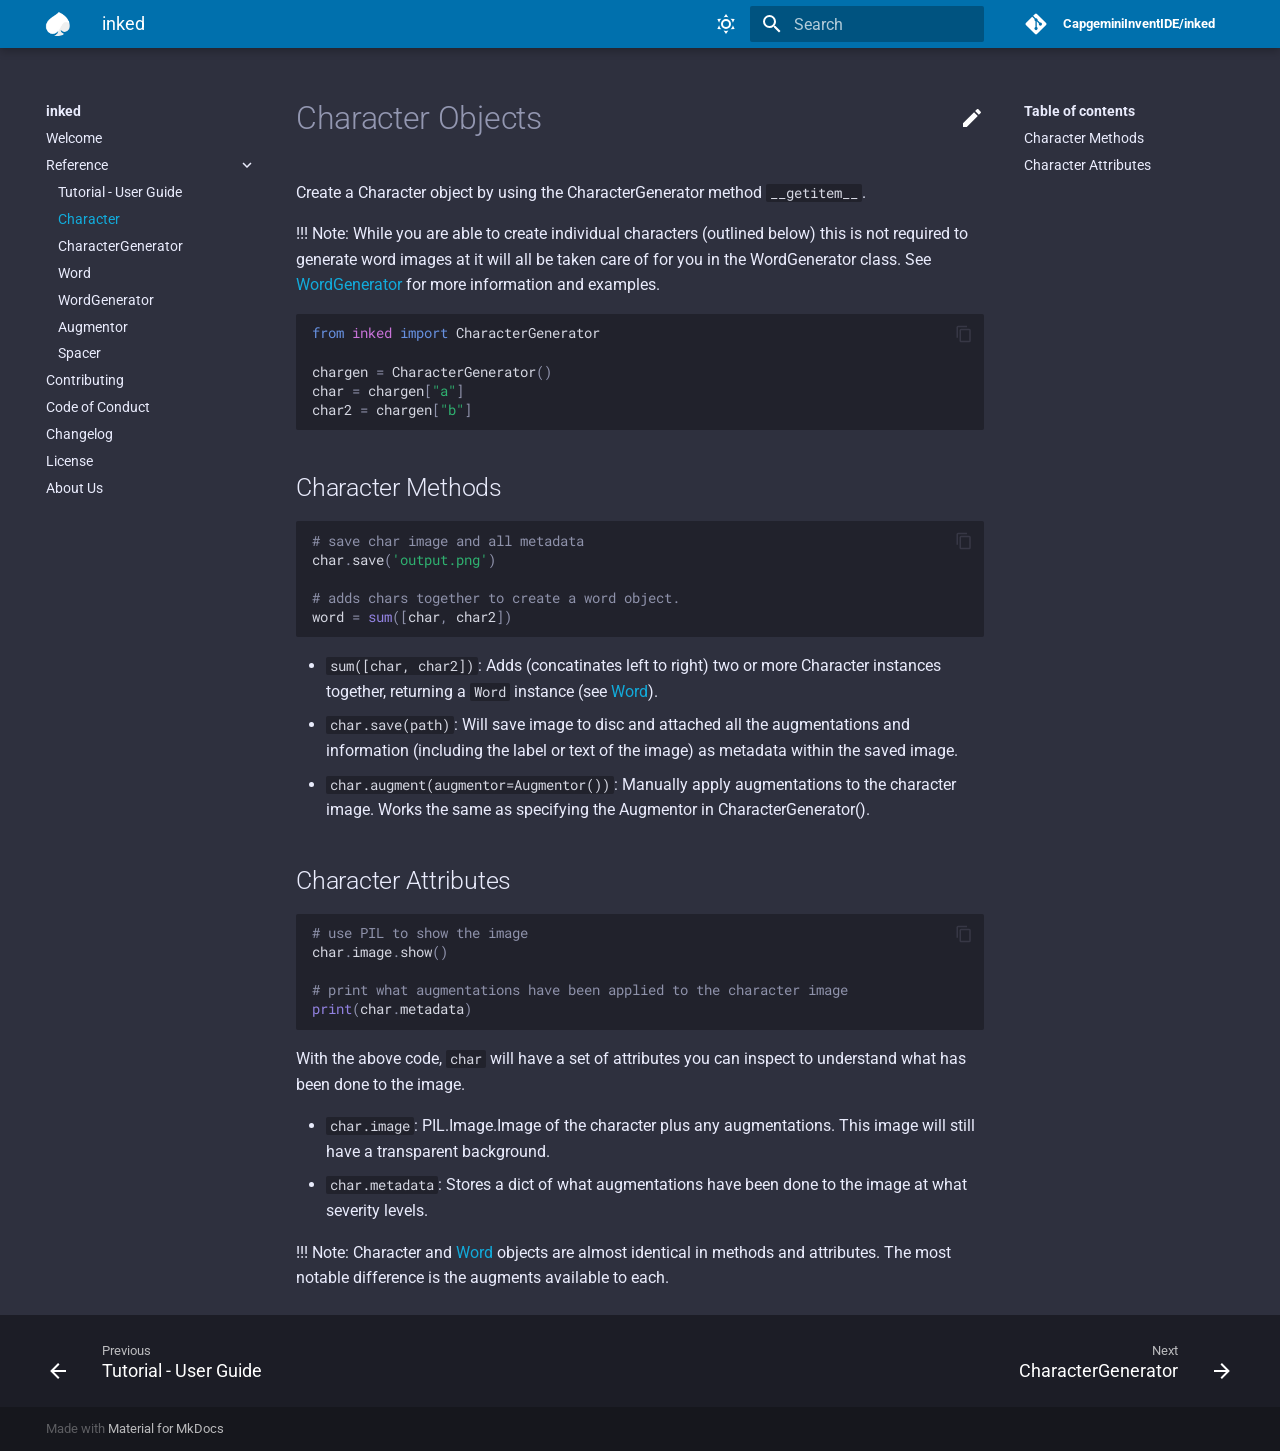
<file: reference/character/index.html>
<!doctype html>
<html lang="en" class="no-js">
  <head>
    
      <meta charset="utf-8">
      <meta name="viewport" content="width=device-width,initial-scale=1">
      
        <meta name="description" content="Evolving repo of the inked">
      
      
      
      
        <link rel="canonical" href="https://CapgeminiInventIDE.github.io/inked/reference/character/">
      
      <link rel="shortcut icon" href="../../assets/imgs/favicon.png">
      <meta name="generator" content="mkdocs-1.1.2, mkdocs-material-6.2.7">
    
    
      
        <title>Character - inked</title>
      
    
    
      <link rel="stylesheet" href="../../assets/stylesheets/main.cb6bc1d0.min.css">
      
        
        <link rel="stylesheet" href="../../assets/stylesheets/palette.39b8e14a.min.css">
        
      
    
    
    
      
        
        <link rel="preconnect" href="https://fonts.gstatic.com" crossorigin>
        <link rel="stylesheet" href="https://fonts.googleapis.com/css?family=Roboto:300,400,400i,700%7CRoboto+Mono&display=fallback">
        <style>body,input{font-family:"Roboto",-apple-system,BlinkMacSystemFont,Helvetica,Arial,sans-serif}code,kbd,pre{font-family:"Roboto Mono",SFMono-Regular,Consolas,Menlo,monospace}</style>
      
    
    
    
      <link rel="stylesheet" href="../../assets/css/styles.css">
    
    
      
    
    


  

<meta property="og:type" content="website" />
<meta property="og:title" content="inked - Character" />
<meta property="og:description" content="Evolving repo of the inked" />
<meta property="og:url" content="https://CapgeminiInventIDE.github.io/inked/reference/character/" />
<meta property="og:image" content="https://upload.wikimedia.org/wikipedia/commons/thumb/9/9d/Capgemini_201x_logo.svg/1280px-Capgemini_201x_logo.svg.png" />
<meta property="og:image:type" content="image/png" />
<meta property="og:image:width" content="1280" />
<meta property="og:image:height" content="299" />

  </head>
  
  
    
    
    
    
    
    <body dir="ltr" data-md-color-scheme="capgemini" data-md-color-primary="" data-md-color-accent="">
      
  
    
    <input class="md-toggle" data-md-toggle="drawer" type="checkbox" id="__drawer" autocomplete="off">
    <input class="md-toggle" data-md-toggle="search" type="checkbox" id="__search" autocomplete="off">
    <label class="md-overlay" for="__drawer"></label>
    <div data-md-component="skip">
      
        
        <a href="#character-objects" class="md-skip">
          Skip to content
        </a>
      
    </div>
    <div data-md-component="announce">
      
    </div>
    
      <header class="md-header" data-md-component="header">
    <nav class="md-header-nav md-grid" aria-label="Header">
        <a href="https://CapgeminiInventIDE.github.io/inked" title="inked"
            class="md-header-nav__button md-logo" aria-label="inked">
            
  <img src="../../assets/imgs/index.png" alt="logo">

        </a>
        <label class="md-header-nav__button md-icon" for="__drawer">
            <svg xmlns="http://www.w3.org/2000/svg" viewBox="0 0 24 24"><path d="M3 6h18v2H3V6m0 5h18v2H3v-2m0 5h18v2H3v-2z"/></svg>
        </label>
        <div class="md-header-nav__title" data-md-component="header-title">
            
            <div class="md-header-nav__ellipsis">
                <span class="md-header-nav__topic md-ellipsis">
                    inked
                </span>
                <span class="md-header-nav__topic md-ellipsis">
                    
                    Character
                    
                </span>
            </div>
            
        </div>
        <div class="md-header-nav__options">
            <button class="md-header-nav__button md-icon" title="Switch to light mode" aria-label="Switch to light mode"
                data-md-color-scheme="capgemini" data-md-state="visible">
                <!-- <div class="md-source__icon md-icon"> -->
                
                <svg xmlns="http://www.w3.org/2000/svg" viewBox="0 0 24 24"><path d="M12 7a5 5 0 015 5 5 5 0 01-5 5 5 5 0 01-5-5 5 5 0 015-5m0 2a3 3 0 00-3 3 3 3 0 003 3 3 3 0 003-3 3 3 0 00-3-3m0-7l2.39 3.42C13.65 5.15 12.84 5 12 5c-.84 0-1.65.15-2.39.42L12 2M3.34 7l4.16-.35A7.2 7.2 0 005.94 8.5c-.44.74-.69 1.5-.83 2.29L3.34 7m.02 10l1.76-3.77a7.131 7.131 0 002.38 4.14L3.36 17M20.65 7l-1.77 3.79a7.023 7.023 0 00-2.38-4.15l4.15.36m-.01 10l-4.14.36c.59-.51 1.12-1.14 1.54-1.86.42-.73.69-1.5.83-2.29L20.64 17M12 22l-2.41-3.44c.74.27 1.55.44 2.41.44.82 0 1.63-.17 2.37-.44L12 22z"/></svg>
                <!-- </div> -->
            </button>
            <button class="md-header-nav__button md-icon" title="Switch to dark mode" aria-label="Switch to dark mode"
                data-md-color-scheme="slate" data-md-state="hidden">
                
                <svg xmlns="http://www.w3.org/2000/svg" viewBox="0 0 24 24"><path d="M17.75 4.09l-2.53 1.94.91 3.06-2.63-1.81-2.63 1.81.91-3.06-2.53-1.94L12.44 4l1.06-3 1.06 3 3.19.09m3.5 6.91l-1.64 1.25.59 1.98-1.7-1.17-1.7 1.17.59-1.98L15.75 11l2.06-.05L18.5 9l.69 1.95 2.06.05m-2.28 4.95c.83-.08 1.72 1.1 1.19 1.85-.32.45-.66.87-1.08 1.27C15.17 23 8.84 23 4.94 19.07c-3.91-3.9-3.91-10.24 0-14.14.4-.4.82-.76 1.27-1.08.75-.53 1.93.36 1.85 1.19-.27 2.86.69 5.83 2.89 8.02a9.96 9.96 0 008.02 2.89m-1.64 2.02a12.08 12.08 0 01-7.8-3.47c-2.17-2.19-3.33-5-3.49-7.82-2.81 3.14-2.7 7.96.31 10.98 3.02 3.01 7.84 3.12 10.98.31z"/></svg>
            </button>

        </div>
        
        <label class="md-header-nav__button md-icon" for="__search">
            <svg xmlns="http://www.w3.org/2000/svg" viewBox="0 0 24 24"><path d="M9.5 3A6.5 6.5 0 0116 9.5c0 1.61-.59 3.09-1.56 4.23l.27.27h.79l5 5-1.5 1.5-5-5v-.79l-.27-.27A6.516 6.516 0 019.5 16 6.5 6.5 0 013 9.5 6.5 6.5 0 019.5 3m0 2C7 5 5 7 5 9.5S7 14 9.5 14 14 12 14 9.5 12 5 9.5 5z"/></svg>
        </label>
        
<div class="md-search" data-md-component="search" role="dialog">
  <label class="md-search__overlay" for="__search"></label>
  <div class="md-search__inner" role="search">
    <form class="md-search__form" name="search">
      <input type="text" class="md-search__input" name="query" aria-label="Search" placeholder="Search" autocapitalize="off" autocorrect="off" autocomplete="off" spellcheck="false" data-md-component="search-query" data-md-state="active" required>
      <label class="md-search__icon md-icon" for="__search">
        <svg xmlns="http://www.w3.org/2000/svg" viewBox="0 0 24 24"><path d="M9.5 3A6.5 6.5 0 0116 9.5c0 1.61-.59 3.09-1.56 4.23l.27.27h.79l5 5-1.5 1.5-5-5v-.79l-.27-.27A6.516 6.516 0 019.5 16 6.5 6.5 0 013 9.5 6.5 6.5 0 019.5 3m0 2C7 5 5 7 5 9.5S7 14 9.5 14 14 12 14 9.5 12 5 9.5 5z"/></svg>
        <svg xmlns="http://www.w3.org/2000/svg" viewBox="0 0 24 24"><path d="M20 11v2H8l5.5 5.5-1.42 1.42L4.16 12l7.92-7.92L13.5 5.5 8 11h12z"/></svg>
      </label>
      <button type="reset" class="md-search__icon md-icon" aria-label="Clear" data-md-component="search-reset" tabindex="-1">
        <svg xmlns="http://www.w3.org/2000/svg" viewBox="0 0 24 24"><path d="M19 6.41L17.59 5 12 10.59 6.41 5 5 6.41 10.59 12 5 17.59 6.41 19 12 13.41 17.59 19 19 17.59 13.41 12 19 6.41z"/></svg>
      </button>
    </form>
    <div class="md-search__output">
      <div class="md-search__scrollwrap" data-md-scrollfix>
        <div class="md-search-result" data-md-component="search-result">
          <div class="md-search-result__meta">
            Initializing search
          </div>
          <ol class="md-search-result__list"></ol>
        </div>
      </div>
    </div>
  </div>
</div>
        
        
        <div class="md-header-nav__source">
            
<a href="https://github.com/CapgeminiInventIDE/inked/" title="Go to repository" class="md-source">
  <div class="md-source__icon md-icon">
    
    <svg xmlns="http://www.w3.org/2000/svg" viewBox="0 0 448 512"><path d="M439.55 236.05L244 40.45a28.87 28.87 0 00-40.81 0l-40.66 40.63 51.52 51.52c27.06-9.14 52.68 16.77 43.39 43.68l49.66 49.66c34.23-11.8 61.18 31 35.47 56.69-26.49 26.49-70.21-2.87-56-37.34L240.22 199v121.85c25.3 12.54 22.26 41.85 9.08 55a34.34 34.34 0 01-48.55 0c-17.57-17.6-11.07-46.91 11.25-56v-123c-20.8-8.51-24.6-30.74-18.64-45L142.57 101 8.45 235.14a28.86 28.86 0 000 40.81l195.61 195.6a28.86 28.86 0 0040.8 0l194.69-194.69a28.86 28.86 0 000-40.81z"/></svg>
  </div>
  <div class="md-source__repository">
    CapgeminiInventIDE/inked
  </div>
</a>
        </div>
        
    </nav>
</header>
    
    <div class="md-container" data-md-component="container">
      
      
        
      
      <main class="md-main" data-md-component="main">
        <div class="md-main__inner md-grid">
          
            
              
              <div class="md-sidebar md-sidebar--primary" data-md-component="navigation" >
                <div class="md-sidebar__scrollwrap">
                  <div class="md-sidebar__inner">
                    




<nav class="md-nav md-nav--primary" aria-label="Navigation" data-md-level="0">
  <label class="md-nav__title" for="__drawer">
    <a href="https://CapgeminiInventIDE.github.io/inked" title="inked" class="md-nav__button md-logo" aria-label="inked">
      
  <img src="../../assets/imgs/index.png" alt="logo">

    </a>
    inked
  </label>
  
    <div class="md-nav__source">
      
<a href="https://github.com/CapgeminiInventIDE/inked/" title="Go to repository" class="md-source">
  <div class="md-source__icon md-icon">
    
    <svg xmlns="http://www.w3.org/2000/svg" viewBox="0 0 448 512"><path d="M439.55 236.05L244 40.45a28.87 28.87 0 00-40.81 0l-40.66 40.63 51.52 51.52c27.06-9.14 52.68 16.77 43.39 43.68l49.66 49.66c34.23-11.8 61.18 31 35.47 56.69-26.49 26.49-70.21-2.87-56-37.34L240.22 199v121.85c25.3 12.54 22.26 41.85 9.08 55a34.34 34.34 0 01-48.55 0c-17.57-17.6-11.07-46.91 11.25-56v-123c-20.8-8.51-24.6-30.74-18.64-45L142.57 101 8.45 235.14a28.86 28.86 0 000 40.81l195.61 195.6a28.86 28.86 0 0040.8 0l194.69-194.69a28.86 28.86 0 000-40.81z"/></svg>
  </div>
  <div class="md-source__repository">
    CapgeminiInventIDE/inked
  </div>
</a>
    </div>
  
  <ul class="md-nav__list" data-md-scrollfix>
    
      
      
      

  
  
  
    <li class="md-nav__item">
      <a href="../.." class="md-nav__link">
        Welcome
      </a>
    </li>
  

    
      
      
      

  
  
    
  
  
    
    <li class="md-nav__item md-nav__item--active md-nav__item--nested">
      
      
        <input class="md-nav__toggle md-toggle" data-md-toggle="nav-2" type="checkbox" id="nav-2" checked>
      
      <label class="md-nav__link" for="nav-2">
        Reference
        <span class="md-nav__icon md-icon"></span>
      </label>
      <nav class="md-nav" aria-label="Reference" data-md-level="1">
        <label class="md-nav__title" for="nav-2">
          <span class="md-nav__icon md-icon"></span>
          Reference
        </label>
        <ul class="md-nav__list" data-md-scrollfix>
          
          
            
  
  
  
    <li class="md-nav__item">
      <a href="../Tutorial-User_Guide/" class="md-nav__link">
        Tutorial - User Guide
      </a>
    </li>
  

          
            
  
  
    
  
  
    <li class="md-nav__item md-nav__item--active">
      
      <input class="md-nav__toggle md-toggle" data-md-toggle="toc" type="checkbox" id="__toc">
      
        
      
      
        <label class="md-nav__link md-nav__link--active" for="__toc">
          Character
          <span class="md-nav__icon md-icon"></span>
        </label>
      
      <a href="./" class="md-nav__link md-nav__link--active">
        Character
      </a>
      
        <!--
Copyright (c) 2016-2020 Martin Donath <martin.donath@squidfunk.com>
    Permission is hereby granted, free of charge, to any person obtaining a copy
    of this software and associated documentation files (the "Software"), to
    deal in the Software without restriction, including without limitation the
    rights to use, copy, modify, merge, publish, distribute, sublicense, and/or
    sell copies of the Software, and to permit persons to whom the Software is
    furnished to do so, subject to the following conditions:
    The above copyright notice and this permission notice shall be included in
    all copies or substantial portions of the Software.
    THE SOFTWARE IS PROVIDED "AS IS", WITHOUT WARRANTY OF ANY KIND, EXPRESS OR
    IMPLIED, INCLUDING BUT NOT LIMITED TO THE WARRANTIES OF MERCHANTABILITY,
    FITNESS FOR A PARTICULAR PURPOSE AND NON-INFRINGEMENT. IN NO EVENT SHALL THE
    AUTHORS OR COPYRIGHT HOLDERS BE LIABLE FOR ANY CLAIM, DAMAGES OR OTHER
    LIABILITY, WHETHER IN AN ACTION OF CONTRACT, TORT OR OTHERWISE, ARISING
    FROM, OUT OF OR IN CONNECTION WITH THE SOFTWARE OR THE USE OR OTHER DEALINGS
    IN THE SOFTWARE.
    -->

    

    
    <!-- Table of contents -->
    <nav class="md-nav md-nav--secondary" aria-label="Table of contents">
        
    
        <!--
        Hack: check whether the content contains a h1 headline. If it does, the
        top-level anchor must be skipped, since it would be redundant to the link
        to the current page that is located just above the anchor. Therefore we
        directly continue with the children of the anchor.
      -->
        
        
        
    
        <!-- Render item list -->
        
        <label class="md-nav__title" for="__toc">
            <span class="md-nav__icon md-icon"></span>
            Table of contents
        </label>
        <ul class="md-nav__list" data-md-scrollfix>
            
            <li class="md-nav__item">
  <a href="#character-methods" class="md-nav__link">
    Character Methods
  </a>
  
</li>
            
            <li class="md-nav__item">
  <a href="#character-attributes" class="md-nav__link">
    Character Attributes
  </a>
  
</li>
            
        </ul>
        
    </nav>
    
      
    </li>
  

          
            
  
  
  
    <li class="md-nav__item">
      <a href="../CharacterGenerator/" class="md-nav__link">
        CharacterGenerator
      </a>
    </li>
  

          
            
  
  
  
    <li class="md-nav__item">
      <a href="../word/" class="md-nav__link">
        Word
      </a>
    </li>
  

          
            
  
  
  
    <li class="md-nav__item">
      <a href="../WordGenerator/" class="md-nav__link">
        WordGenerator
      </a>
    </li>
  

          
            
  
  
  
    <li class="md-nav__item">
      <a href="../Augmentor.md" class="md-nav__link">
        Augmentor
      </a>
    </li>
  

          
            
  
  
  
    <li class="md-nav__item">
      <a href="../spacer/" class="md-nav__link">
        Spacer
      </a>
    </li>
  

          
        </ul>
      </nav>
    </li>
  

    
      
      
      

  
  
  
    <li class="md-nav__item">
      <a href="../../contributing/" class="md-nav__link">
        Contributing
      </a>
    </li>
  

    
      
      
      

  
  
  
    <li class="md-nav__item">
      <a href="../../code_of_conduct/" class="md-nav__link">
        Code of Conduct
      </a>
    </li>
  

    
      
      
      

  
  
  
    <li class="md-nav__item">
      <a href="../../changelog/" class="md-nav__link">
        Changelog
      </a>
    </li>
  

    
      
      
      

  
  
  
    <li class="md-nav__item">
      <a href="../../license/" class="md-nav__link">
        License
      </a>
    </li>
  

    
      
      
      

  
  
  
    <li class="md-nav__item">
      <a href="../../about_us/" class="md-nav__link">
        About Us
      </a>
    </li>
  

    
  </ul>
</nav>
                  </div>
                </div>
              </div>
            
            
              
              <div class="md-sidebar md-sidebar--secondary" data-md-component="toc" >
                <div class="md-sidebar__scrollwrap">
                  <div class="md-sidebar__inner">
                    <!--
Copyright (c) 2016-2020 Martin Donath <martin.donath@squidfunk.com>
    Permission is hereby granted, free of charge, to any person obtaining a copy
    of this software and associated documentation files (the "Software"), to
    deal in the Software without restriction, including without limitation the
    rights to use, copy, modify, merge, publish, distribute, sublicense, and/or
    sell copies of the Software, and to permit persons to whom the Software is
    furnished to do so, subject to the following conditions:
    The above copyright notice and this permission notice shall be included in
    all copies or substantial portions of the Software.
    THE SOFTWARE IS PROVIDED "AS IS", WITHOUT WARRANTY OF ANY KIND, EXPRESS OR
    IMPLIED, INCLUDING BUT NOT LIMITED TO THE WARRANTIES OF MERCHANTABILITY,
    FITNESS FOR A PARTICULAR PURPOSE AND NON-INFRINGEMENT. IN NO EVENT SHALL THE
    AUTHORS OR COPYRIGHT HOLDERS BE LIABLE FOR ANY CLAIM, DAMAGES OR OTHER
    LIABILITY, WHETHER IN AN ACTION OF CONTRACT, TORT OR OTHERWISE, ARISING
    FROM, OUT OF OR IN CONNECTION WITH THE SOFTWARE OR THE USE OR OTHER DEALINGS
    IN THE SOFTWARE.
    -->

    

    
    <!-- Table of contents -->
    <nav class="md-nav md-nav--secondary" aria-label="Table of contents">
        
    
        <!--
        Hack: check whether the content contains a h1 headline. If it does, the
        top-level anchor must be skipped, since it would be redundant to the link
        to the current page that is located just above the anchor. Therefore we
        directly continue with the children of the anchor.
      -->
        
        
        
    
        <!-- Render item list -->
        
        <label class="md-nav__title" for="__toc">
            <span class="md-nav__icon md-icon"></span>
            Table of contents
        </label>
        <ul class="md-nav__list" data-md-scrollfix>
            
            <li class="md-nav__item">
  <a href="#character-methods" class="md-nav__link">
    Character Methods
  </a>
  
</li>
            
            <li class="md-nav__item">
  <a href="#character-attributes" class="md-nav__link">
    Character Attributes
  </a>
  
</li>
            
        </ul>
        
    </nav>
    
                  </div>
                </div>
              </div>
            
          
          <div class="md-content">
            <article class="md-content__inner md-typeset">
              
                
                  <a href="https://github.com/CapgeminiInventIDE/inked/edit/master/docs/reference/character.md" title="Edit this page" class="md-content__button md-icon">
                    <svg xmlns="http://www.w3.org/2000/svg" viewBox="0 0 24 24"><path d="M20.71 7.04c.39-.39.39-1.04 0-1.41l-2.34-2.34c-.37-.39-1.02-.39-1.41 0l-1.84 1.83 3.75 3.75M3 17.25V21h3.75L17.81 9.93l-3.75-3.75L3 17.25z"/></svg>
                  </a>
                
                
                <h1 id="character-objects">Character Objects<a class="headerlink" href="#character-objects" title="Permanent link">¤</a></h1>
<p>Create a Character object by using the CharacterGenerator method <code>__getitem__</code>.</p>
<p>!!! Note:
    While you are able to create individual characters (outlined below) this is not required to generate word images at it will all be taken care of for you in the WordGenerator class. See <a href="../WordGenerator/">WordGenerator</a> for more information and examples.</p>
<div class="highlight"><pre><span></span><code><span class="kn">from</span> <span class="nn">inked</span> <span class="kn">import</span> <span class="n">CharacterGenerator</span>

<span class="n">chargen</span> <span class="o">=</span> <span class="n">CharacterGenerator</span><span class="p">()</span>
<span class="n">char</span> <span class="o">=</span> <span class="n">chargen</span><span class="p">[</span><span class="s2">&quot;a&quot;</span><span class="p">]</span>
<span class="n">char2</span> <span class="o">=</span> <span class="n">chargen</span><span class="p">[</span><span class="s2">&quot;b&quot;</span><span class="p">]</span>
</code></pre></div>
<h2 id="character-methods">Character Methods<a class="headerlink" href="#character-methods" title="Permanent link">¤</a></h2>
<div class="highlight"><pre><span></span><code><span class="c1"># save char image and all metadata</span>
<span class="n">char</span><span class="o">.</span><span class="n">save</span><span class="p">(</span><span class="s1">&#39;output.png&#39;</span><span class="p">)</span>

<span class="c1"># adds chars together to create a word object.</span>
<span class="n">word</span> <span class="o">=</span> <span class="nb">sum</span><span class="p">([</span><span class="n">char</span><span class="p">,</span> <span class="n">char2</span><span class="p">])</span>
</code></pre></div>
<ul>
<li><code>sum([char, char2])</code>: Adds (concatinates left to right) two or more Character instances together, returning a <code>Word</code> instance (see <a href="../word/">Word</a>).</li>
<li><code>char.save(path)</code>: Will save image to disc and attached all the augmentations and information (including the label or text of the image) as metadata within the saved image.</li>
<li><code>char.augment(augmentor=Augmentor())</code>: Manually apply augmentations to the character image. Works the same as specifying the Augmentor in CharacterGenerator().</li>
</ul>
<h2 id="character-attributes">Character Attributes<a class="headerlink" href="#character-attributes" title="Permanent link">¤</a></h2>
<div class="highlight"><pre><span></span><code><span class="c1"># use PIL to show the image</span>
<span class="n">char</span><span class="o">.</span><span class="n">image</span><span class="o">.</span><span class="n">show</span><span class="p">()</span>

<span class="c1"># print what augmentations have been applied to the character image</span>
<span class="nb">print</span><span class="p">(</span><span class="n">char</span><span class="o">.</span><span class="n">metadata</span><span class="p">)</span>
</code></pre></div>
<p>With the above code, <code>char</code> will have a set of attributes you can inspect to understand what has been done to the image.</p>
<ul>
<li><code>char.image</code>: PIL.Image.Image of the character plus any augmentations. This image will still have a transparent background.</li>
<li><code>char.metadata</code>: Stores a dict of what augmentations have been done to the image at what severity levels.</li>
</ul>
<p>!!! Note:
    Character and <a href="../word/">Word</a> objects are almost identical in methods and attributes. The most notable difference is the augments available to each.</p>
                
              
              
                


              
            </article>
          </div>
        </div>
      </main>
      
        
<footer class="md-footer">
  
    <div class="md-footer-nav">
      <nav class="md-footer-nav__inner md-grid" aria-label="Footer">
        
          <a href="../Tutorial-User_Guide/" class="md-footer-nav__link md-footer-nav__link--prev" rel="prev">
            <div class="md-footer-nav__button md-icon">
              <svg xmlns="http://www.w3.org/2000/svg" viewBox="0 0 24 24"><path d="M20 11v2H8l5.5 5.5-1.42 1.42L4.16 12l7.92-7.92L13.5 5.5 8 11h12z"/></svg>
            </div>
            <div class="md-footer-nav__title">
              <div class="md-ellipsis">
                <span class="md-footer-nav__direction">
                  Previous
                </span>
                Tutorial - User Guide
              </div>
            </div>
          </a>
        
        
          <a href="../CharacterGenerator/" class="md-footer-nav__link md-footer-nav__link--next" rel="next">
            <div class="md-footer-nav__title">
              <div class="md-ellipsis">
                <span class="md-footer-nav__direction">
                  Next
                </span>
                CharacterGenerator
              </div>
            </div>
            <div class="md-footer-nav__button md-icon">
              <svg xmlns="http://www.w3.org/2000/svg" viewBox="0 0 24 24"><path d="M4 11v2h12l-5.5 5.5 1.42 1.42L19.84 12l-7.92-7.92L10.5 5.5 16 11H4z"/></svg>
            </div>
          </a>
        
      </nav>
    </div>
  
  <div class="md-footer-meta md-typeset">
    <div class="md-footer-meta__inner md-grid">
      <div class="md-footer-copyright">
        
        Made with
        <a href="https://squidfunk.github.io/mkdocs-material/" target="_blank" rel="noopener">
          Material for MkDocs
        </a>
      </div>
      
    </div>
  </div>
</footer>
      
    </div>
    
      <script src="../../assets/javascripts/vendor.53cc9318.min.js"></script>
      <script src="../../assets/javascripts/bundle.e9c9f54f.min.js"></script><script id="__lang" type="application/json">{"clipboard.copy": "Copy to clipboard", "clipboard.copied": "Copied to clipboard", "search.config.lang": "en", "search.config.pipeline": "trimmer, stopWordFilter", "search.config.separator": "[\\s\\-]+", "search.placeholder": "Search", "search.result.placeholder": "Type to start searching", "search.result.none": "No matching documents", "search.result.one": "1 matching document", "search.result.other": "# matching documents", "search.result.more.one": "1 more on this page", "search.result.more.other": "# more on this page", "search.result.term.missing": "Missing"}</script>
      
      <script>
        app = initialize({
          base: "../..",
          features: [],
          search: Object.assign({
            worker: "../../assets/javascripts/worker/search.9c0e82ba.min.js"
          }, typeof search !== "undefined" && search)
        })
      </script>
      
        <script src="../../assets/js/theme.js"></script>
      
    
  </body>
</html>
</file>
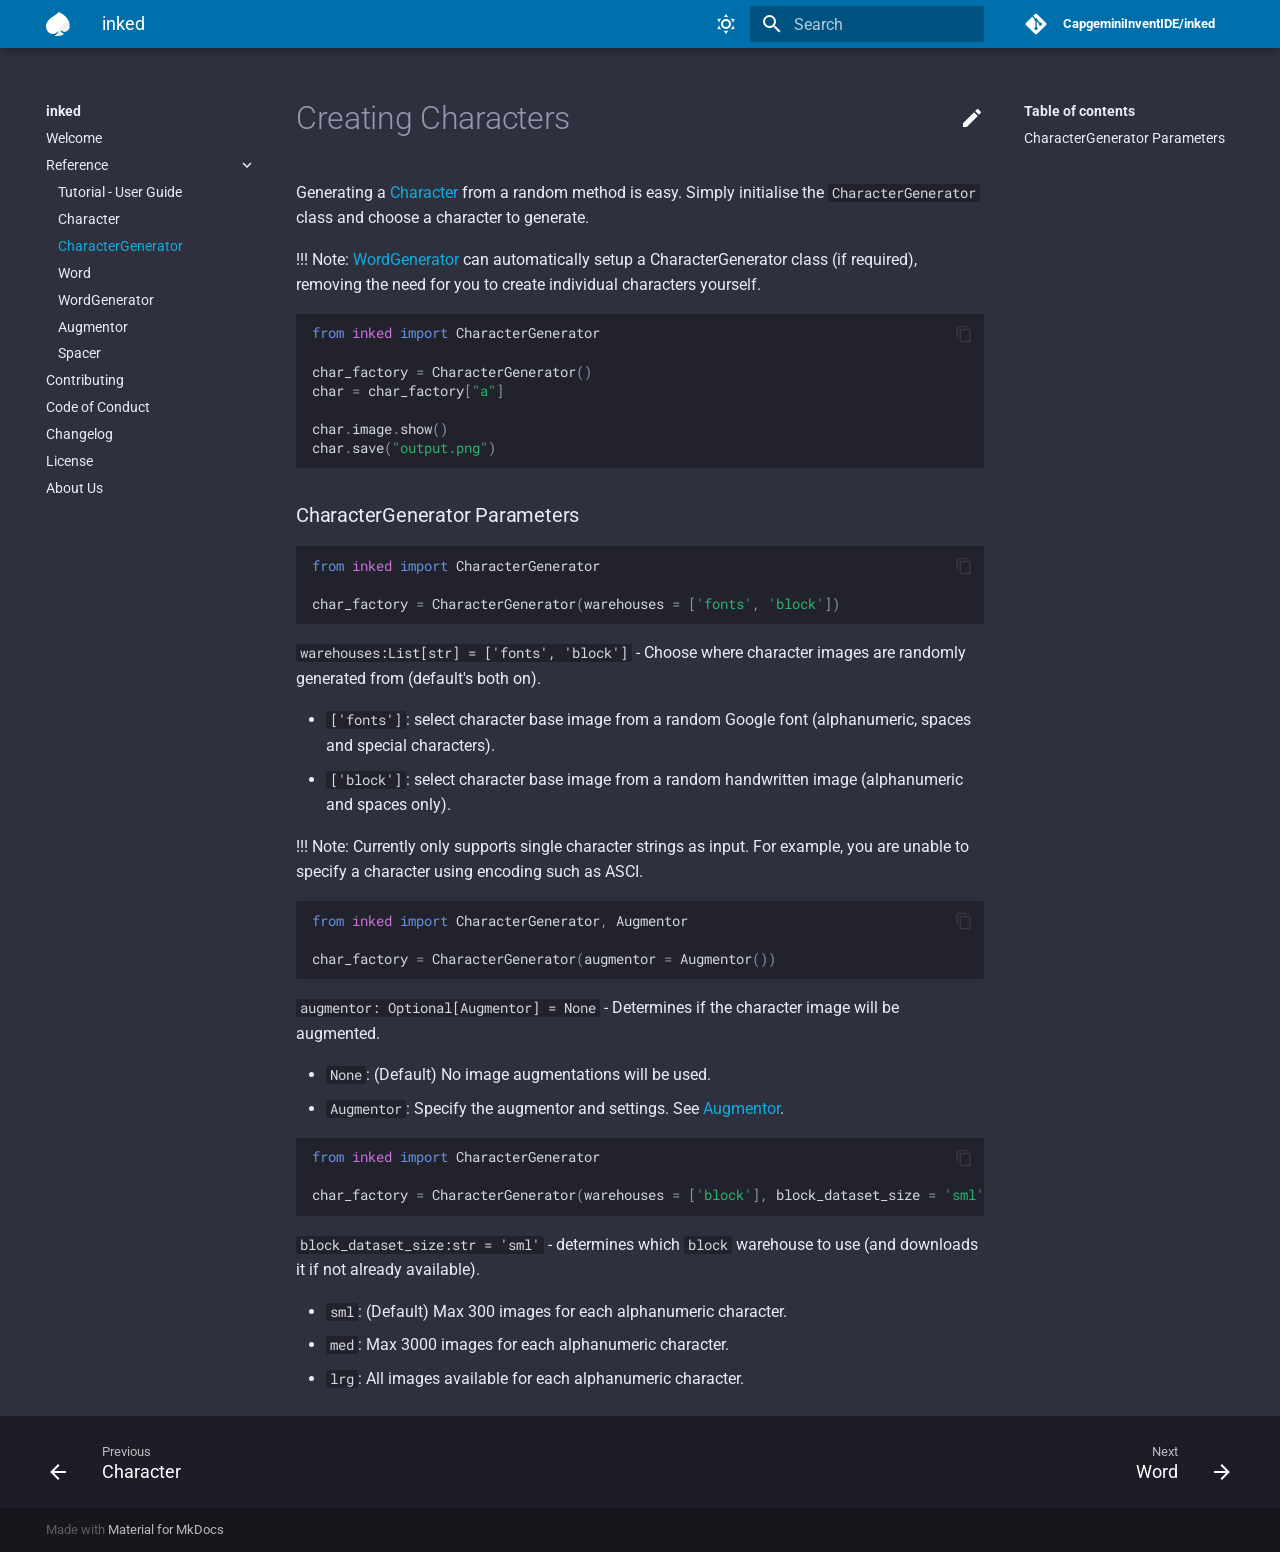
<file: reference/CharacterGenerator/index.html>
<!doctype html>
<html lang="en" class="no-js">
  <head>
    
      <meta charset="utf-8">
      <meta name="viewport" content="width=device-width,initial-scale=1">
      
        <meta name="description" content="Evolving repo of the inked">
      
      
      
      
        <link rel="canonical" href="https://CapgeminiInventIDE.github.io/inked/reference/CharacterGenerator/">
      
      <link rel="shortcut icon" href="../../assets/imgs/favicon.png">
      <meta name="generator" content="mkdocs-1.1.2, mkdocs-material-6.2.7">
    
    
      
        <title>CharacterGenerator - inked</title>
      
    
    
      <link rel="stylesheet" href="../../assets/stylesheets/main.cb6bc1d0.min.css">
      
        
        <link rel="stylesheet" href="../../assets/stylesheets/palette.39b8e14a.min.css">
        
      
    
    
    
      
        
        <link rel="preconnect" href="https://fonts.gstatic.com" crossorigin>
        <link rel="stylesheet" href="https://fonts.googleapis.com/css?family=Roboto:300,400,400i,700%7CRoboto+Mono&display=fallback">
        <style>body,input{font-family:"Roboto",-apple-system,BlinkMacSystemFont,Helvetica,Arial,sans-serif}code,kbd,pre{font-family:"Roboto Mono",SFMono-Regular,Consolas,Menlo,monospace}</style>
      
    
    
    
      <link rel="stylesheet" href="../../assets/css/styles.css">
    
    
      
    
    


  

<meta property="og:type" content="website" />
<meta property="og:title" content="inked - CharacterGenerator" />
<meta property="og:description" content="Evolving repo of the inked" />
<meta property="og:url" content="https://CapgeminiInventIDE.github.io/inked/reference/CharacterGenerator/" />
<meta property="og:image" content="https://upload.wikimedia.org/wikipedia/commons/thumb/9/9d/Capgemini_201x_logo.svg/1280px-Capgemini_201x_logo.svg.png" />
<meta property="og:image:type" content="image/png" />
<meta property="og:image:width" content="1280" />
<meta property="og:image:height" content="299" />

  </head>
  
  
    
    
    
    
    
    <body dir="ltr" data-md-color-scheme="capgemini" data-md-color-primary="" data-md-color-accent="">
      
  
    
    <input class="md-toggle" data-md-toggle="drawer" type="checkbox" id="__drawer" autocomplete="off">
    <input class="md-toggle" data-md-toggle="search" type="checkbox" id="__search" autocomplete="off">
    <label class="md-overlay" for="__drawer"></label>
    <div data-md-component="skip">
      
        
        <a href="#creating-characters" class="md-skip">
          Skip to content
        </a>
      
    </div>
    <div data-md-component="announce">
      
    </div>
    
      <header class="md-header" data-md-component="header">
    <nav class="md-header-nav md-grid" aria-label="Header">
        <a href="https://CapgeminiInventIDE.github.io/inked" title="inked"
            class="md-header-nav__button md-logo" aria-label="inked">
            
  <img src="../../assets/imgs/index.png" alt="logo">

        </a>
        <label class="md-header-nav__button md-icon" for="__drawer">
            <svg xmlns="http://www.w3.org/2000/svg" viewBox="0 0 24 24"><path d="M3 6h18v2H3V6m0 5h18v2H3v-2m0 5h18v2H3v-2z"/></svg>
        </label>
        <div class="md-header-nav__title" data-md-component="header-title">
            
            <div class="md-header-nav__ellipsis">
                <span class="md-header-nav__topic md-ellipsis">
                    inked
                </span>
                <span class="md-header-nav__topic md-ellipsis">
                    
                    CharacterGenerator
                    
                </span>
            </div>
            
        </div>
        <div class="md-header-nav__options">
            <button class="md-header-nav__button md-icon" title="Switch to light mode" aria-label="Switch to light mode"
                data-md-color-scheme="capgemini" data-md-state="visible">
                <!-- <div class="md-source__icon md-icon"> -->
                
                <svg xmlns="http://www.w3.org/2000/svg" viewBox="0 0 24 24"><path d="M12 7a5 5 0 015 5 5 5 0 01-5 5 5 5 0 01-5-5 5 5 0 015-5m0 2a3 3 0 00-3 3 3 3 0 003 3 3 3 0 003-3 3 3 0 00-3-3m0-7l2.39 3.42C13.65 5.15 12.84 5 12 5c-.84 0-1.65.15-2.39.42L12 2M3.34 7l4.16-.35A7.2 7.2 0 005.94 8.5c-.44.74-.69 1.5-.83 2.29L3.34 7m.02 10l1.76-3.77a7.131 7.131 0 002.38 4.14L3.36 17M20.65 7l-1.77 3.79a7.023 7.023 0 00-2.38-4.15l4.15.36m-.01 10l-4.14.36c.59-.51 1.12-1.14 1.54-1.86.42-.73.69-1.5.83-2.29L20.64 17M12 22l-2.41-3.44c.74.27 1.55.44 2.41.44.82 0 1.63-.17 2.37-.44L12 22z"/></svg>
                <!-- </div> -->
            </button>
            <button class="md-header-nav__button md-icon" title="Switch to dark mode" aria-label="Switch to dark mode"
                data-md-color-scheme="slate" data-md-state="hidden">
                
                <svg xmlns="http://www.w3.org/2000/svg" viewBox="0 0 24 24"><path d="M17.75 4.09l-2.53 1.94.91 3.06-2.63-1.81-2.63 1.81.91-3.06-2.53-1.94L12.44 4l1.06-3 1.06 3 3.19.09m3.5 6.91l-1.64 1.25.59 1.98-1.7-1.17-1.7 1.17.59-1.98L15.75 11l2.06-.05L18.5 9l.69 1.95 2.06.05m-2.28 4.95c.83-.08 1.72 1.1 1.19 1.85-.32.45-.66.87-1.08 1.27C15.17 23 8.84 23 4.94 19.07c-3.91-3.9-3.91-10.24 0-14.14.4-.4.82-.76 1.27-1.08.75-.53 1.93.36 1.85 1.19-.27 2.86.69 5.83 2.89 8.02a9.96 9.96 0 008.02 2.89m-1.64 2.02a12.08 12.08 0 01-7.8-3.47c-2.17-2.19-3.33-5-3.49-7.82-2.81 3.14-2.7 7.96.31 10.98 3.02 3.01 7.84 3.12 10.98.31z"/></svg>
            </button>

        </div>
        
        <label class="md-header-nav__button md-icon" for="__search">
            <svg xmlns="http://www.w3.org/2000/svg" viewBox="0 0 24 24"><path d="M9.5 3A6.5 6.5 0 0116 9.5c0 1.61-.59 3.09-1.56 4.23l.27.27h.79l5 5-1.5 1.5-5-5v-.79l-.27-.27A6.516 6.516 0 019.5 16 6.5 6.5 0 013 9.5 6.5 6.5 0 019.5 3m0 2C7 5 5 7 5 9.5S7 14 9.5 14 14 12 14 9.5 12 5 9.5 5z"/></svg>
        </label>
        
<div class="md-search" data-md-component="search" role="dialog">
  <label class="md-search__overlay" for="__search"></label>
  <div class="md-search__inner" role="search">
    <form class="md-search__form" name="search">
      <input type="text" class="md-search__input" name="query" aria-label="Search" placeholder="Search" autocapitalize="off" autocorrect="off" autocomplete="off" spellcheck="false" data-md-component="search-query" data-md-state="active" required>
      <label class="md-search__icon md-icon" for="__search">
        <svg xmlns="http://www.w3.org/2000/svg" viewBox="0 0 24 24"><path d="M9.5 3A6.5 6.5 0 0116 9.5c0 1.61-.59 3.09-1.56 4.23l.27.27h.79l5 5-1.5 1.5-5-5v-.79l-.27-.27A6.516 6.516 0 019.5 16 6.5 6.5 0 013 9.5 6.5 6.5 0 019.5 3m0 2C7 5 5 7 5 9.5S7 14 9.5 14 14 12 14 9.5 12 5 9.5 5z"/></svg>
        <svg xmlns="http://www.w3.org/2000/svg" viewBox="0 0 24 24"><path d="M20 11v2H8l5.5 5.5-1.42 1.42L4.16 12l7.92-7.92L13.5 5.5 8 11h12z"/></svg>
      </label>
      <button type="reset" class="md-search__icon md-icon" aria-label="Clear" data-md-component="search-reset" tabindex="-1">
        <svg xmlns="http://www.w3.org/2000/svg" viewBox="0 0 24 24"><path d="M19 6.41L17.59 5 12 10.59 6.41 5 5 6.41 10.59 12 5 17.59 6.41 19 12 13.41 17.59 19 19 17.59 13.41 12 19 6.41z"/></svg>
      </button>
    </form>
    <div class="md-search__output">
      <div class="md-search__scrollwrap" data-md-scrollfix>
        <div class="md-search-result" data-md-component="search-result">
          <div class="md-search-result__meta">
            Initializing search
          </div>
          <ol class="md-search-result__list"></ol>
        </div>
      </div>
    </div>
  </div>
</div>
        
        
        <div class="md-header-nav__source">
            
<a href="https://github.com/CapgeminiInventIDE/inked/" title="Go to repository" class="md-source">
  <div class="md-source__icon md-icon">
    
    <svg xmlns="http://www.w3.org/2000/svg" viewBox="0 0 448 512"><path d="M439.55 236.05L244 40.45a28.87 28.87 0 00-40.81 0l-40.66 40.63 51.52 51.52c27.06-9.14 52.68 16.77 43.39 43.68l49.66 49.66c34.23-11.8 61.18 31 35.47 56.69-26.49 26.49-70.21-2.87-56-37.34L240.22 199v121.85c25.3 12.54 22.26 41.85 9.08 55a34.34 34.34 0 01-48.55 0c-17.57-17.6-11.07-46.91 11.25-56v-123c-20.8-8.51-24.6-30.74-18.64-45L142.57 101 8.45 235.14a28.86 28.86 0 000 40.81l195.61 195.6a28.86 28.86 0 0040.8 0l194.69-194.69a28.86 28.86 0 000-40.81z"/></svg>
  </div>
  <div class="md-source__repository">
    CapgeminiInventIDE/inked
  </div>
</a>
        </div>
        
    </nav>
</header>
    
    <div class="md-container" data-md-component="container">
      
      
        
      
      <main class="md-main" data-md-component="main">
        <div class="md-main__inner md-grid">
          
            
              
              <div class="md-sidebar md-sidebar--primary" data-md-component="navigation" >
                <div class="md-sidebar__scrollwrap">
                  <div class="md-sidebar__inner">
                    




<nav class="md-nav md-nav--primary" aria-label="Navigation" data-md-level="0">
  <label class="md-nav__title" for="__drawer">
    <a href="https://CapgeminiInventIDE.github.io/inked" title="inked" class="md-nav__button md-logo" aria-label="inked">
      
  <img src="../../assets/imgs/index.png" alt="logo">

    </a>
    inked
  </label>
  
    <div class="md-nav__source">
      
<a href="https://github.com/CapgeminiInventIDE/inked/" title="Go to repository" class="md-source">
  <div class="md-source__icon md-icon">
    
    <svg xmlns="http://www.w3.org/2000/svg" viewBox="0 0 448 512"><path d="M439.55 236.05L244 40.45a28.87 28.87 0 00-40.81 0l-40.66 40.63 51.52 51.52c27.06-9.14 52.68 16.77 43.39 43.68l49.66 49.66c34.23-11.8 61.18 31 35.47 56.69-26.49 26.49-70.21-2.87-56-37.34L240.22 199v121.85c25.3 12.54 22.26 41.85 9.08 55a34.34 34.34 0 01-48.55 0c-17.57-17.6-11.07-46.91 11.25-56v-123c-20.8-8.51-24.6-30.74-18.64-45L142.57 101 8.45 235.14a28.86 28.86 0 000 40.81l195.61 195.6a28.86 28.86 0 0040.8 0l194.69-194.69a28.86 28.86 0 000-40.81z"/></svg>
  </div>
  <div class="md-source__repository">
    CapgeminiInventIDE/inked
  </div>
</a>
    </div>
  
  <ul class="md-nav__list" data-md-scrollfix>
    
      
      
      

  
  
  
    <li class="md-nav__item">
      <a href="../.." class="md-nav__link">
        Welcome
      </a>
    </li>
  

    
      
      
      

  
  
    
  
  
    
    <li class="md-nav__item md-nav__item--active md-nav__item--nested">
      
      
        <input class="md-nav__toggle md-toggle" data-md-toggle="nav-2" type="checkbox" id="nav-2" checked>
      
      <label class="md-nav__link" for="nav-2">
        Reference
        <span class="md-nav__icon md-icon"></span>
      </label>
      <nav class="md-nav" aria-label="Reference" data-md-level="1">
        <label class="md-nav__title" for="nav-2">
          <span class="md-nav__icon md-icon"></span>
          Reference
        </label>
        <ul class="md-nav__list" data-md-scrollfix>
          
          
            
  
  
  
    <li class="md-nav__item">
      <a href="../Tutorial-User_Guide/" class="md-nav__link">
        Tutorial - User Guide
      </a>
    </li>
  

          
            
  
  
  
    <li class="md-nav__item">
      <a href="../character/" class="md-nav__link">
        Character
      </a>
    </li>
  

          
            
  
  
    
  
  
    <li class="md-nav__item md-nav__item--active">
      
      <input class="md-nav__toggle md-toggle" data-md-toggle="toc" type="checkbox" id="__toc">
      
        
      
      
        <label class="md-nav__link md-nav__link--active" for="__toc">
          CharacterGenerator
          <span class="md-nav__icon md-icon"></span>
        </label>
      
      <a href="./" class="md-nav__link md-nav__link--active">
        CharacterGenerator
      </a>
      
        <!--
Copyright (c) 2016-2020 Martin Donath <martin.donath@squidfunk.com>
    Permission is hereby granted, free of charge, to any person obtaining a copy
    of this software and associated documentation files (the "Software"), to
    deal in the Software without restriction, including without limitation the
    rights to use, copy, modify, merge, publish, distribute, sublicense, and/or
    sell copies of the Software, and to permit persons to whom the Software is
    furnished to do so, subject to the following conditions:
    The above copyright notice and this permission notice shall be included in
    all copies or substantial portions of the Software.
    THE SOFTWARE IS PROVIDED "AS IS", WITHOUT WARRANTY OF ANY KIND, EXPRESS OR
    IMPLIED, INCLUDING BUT NOT LIMITED TO THE WARRANTIES OF MERCHANTABILITY,
    FITNESS FOR A PARTICULAR PURPOSE AND NON-INFRINGEMENT. IN NO EVENT SHALL THE
    AUTHORS OR COPYRIGHT HOLDERS BE LIABLE FOR ANY CLAIM, DAMAGES OR OTHER
    LIABILITY, WHETHER IN AN ACTION OF CONTRACT, TORT OR OTHERWISE, ARISING
    FROM, OUT OF OR IN CONNECTION WITH THE SOFTWARE OR THE USE OR OTHER DEALINGS
    IN THE SOFTWARE.
    -->

    

    
    <!-- Table of contents -->
    <nav class="md-nav md-nav--secondary" aria-label="Table of contents">
        
    
        <!--
        Hack: check whether the content contains a h1 headline. If it does, the
        top-level anchor must be skipped, since it would be redundant to the link
        to the current page that is located just above the anchor. Therefore we
        directly continue with the children of the anchor.
      -->
        
        
        
    
        <!-- Render item list -->
        
        <label class="md-nav__title" for="__toc">
            <span class="md-nav__icon md-icon"></span>
            Table of contents
        </label>
        <ul class="md-nav__list" data-md-scrollfix>
            
            <li class="md-nav__item">
  <a href="#charactergenerator-parameters" class="md-nav__link">
    CharacterGenerator Parameters
  </a>
  
</li>
            
        </ul>
        
    </nav>
    
      
    </li>
  

          
            
  
  
  
    <li class="md-nav__item">
      <a href="../word/" class="md-nav__link">
        Word
      </a>
    </li>
  

          
            
  
  
  
    <li class="md-nav__item">
      <a href="../WordGenerator/" class="md-nav__link">
        WordGenerator
      </a>
    </li>
  

          
            
  
  
  
    <li class="md-nav__item">
      <a href="../Augmentor.md" class="md-nav__link">
        Augmentor
      </a>
    </li>
  

          
            
  
  
  
    <li class="md-nav__item">
      <a href="../spacer/" class="md-nav__link">
        Spacer
      </a>
    </li>
  

          
        </ul>
      </nav>
    </li>
  

    
      
      
      

  
  
  
    <li class="md-nav__item">
      <a href="../../contributing/" class="md-nav__link">
        Contributing
      </a>
    </li>
  

    
      
      
      

  
  
  
    <li class="md-nav__item">
      <a href="../../code_of_conduct/" class="md-nav__link">
        Code of Conduct
      </a>
    </li>
  

    
      
      
      

  
  
  
    <li class="md-nav__item">
      <a href="../../changelog/" class="md-nav__link">
        Changelog
      </a>
    </li>
  

    
      
      
      

  
  
  
    <li class="md-nav__item">
      <a href="../../license/" class="md-nav__link">
        License
      </a>
    </li>
  

    
      
      
      

  
  
  
    <li class="md-nav__item">
      <a href="../../about_us/" class="md-nav__link">
        About Us
      </a>
    </li>
  

    
  </ul>
</nav>
                  </div>
                </div>
              </div>
            
            
              
              <div class="md-sidebar md-sidebar--secondary" data-md-component="toc" >
                <div class="md-sidebar__scrollwrap">
                  <div class="md-sidebar__inner">
                    <!--
Copyright (c) 2016-2020 Martin Donath <martin.donath@squidfunk.com>
    Permission is hereby granted, free of charge, to any person obtaining a copy
    of this software and associated documentation files (the "Software"), to
    deal in the Software without restriction, including without limitation the
    rights to use, copy, modify, merge, publish, distribute, sublicense, and/or
    sell copies of the Software, and to permit persons to whom the Software is
    furnished to do so, subject to the following conditions:
    The above copyright notice and this permission notice shall be included in
    all copies or substantial portions of the Software.
    THE SOFTWARE IS PROVIDED "AS IS", WITHOUT WARRANTY OF ANY KIND, EXPRESS OR
    IMPLIED, INCLUDING BUT NOT LIMITED TO THE WARRANTIES OF MERCHANTABILITY,
    FITNESS FOR A PARTICULAR PURPOSE AND NON-INFRINGEMENT. IN NO EVENT SHALL THE
    AUTHORS OR COPYRIGHT HOLDERS BE LIABLE FOR ANY CLAIM, DAMAGES OR OTHER
    LIABILITY, WHETHER IN AN ACTION OF CONTRACT, TORT OR OTHERWISE, ARISING
    FROM, OUT OF OR IN CONNECTION WITH THE SOFTWARE OR THE USE OR OTHER DEALINGS
    IN THE SOFTWARE.
    -->

    

    
    <!-- Table of contents -->
    <nav class="md-nav md-nav--secondary" aria-label="Table of contents">
        
    
        <!--
        Hack: check whether the content contains a h1 headline. If it does, the
        top-level anchor must be skipped, since it would be redundant to the link
        to the current page that is located just above the anchor. Therefore we
        directly continue with the children of the anchor.
      -->
        
        
        
    
        <!-- Render item list -->
        
        <label class="md-nav__title" for="__toc">
            <span class="md-nav__icon md-icon"></span>
            Table of contents
        </label>
        <ul class="md-nav__list" data-md-scrollfix>
            
            <li class="md-nav__item">
  <a href="#charactergenerator-parameters" class="md-nav__link">
    CharacterGenerator Parameters
  </a>
  
</li>
            
        </ul>
        
    </nav>
    
                  </div>
                </div>
              </div>
            
          
          <div class="md-content">
            <article class="md-content__inner md-typeset">
              
                
                  <a href="https://github.com/CapgeminiInventIDE/inked/edit/master/docs/reference/CharacterGenerator.md" title="Edit this page" class="md-content__button md-icon">
                    <svg xmlns="http://www.w3.org/2000/svg" viewBox="0 0 24 24"><path d="M20.71 7.04c.39-.39.39-1.04 0-1.41l-2.34-2.34c-.37-.39-1.02-.39-1.41 0l-1.84 1.83 3.75 3.75M3 17.25V21h3.75L17.81 9.93l-3.75-3.75L3 17.25z"/></svg>
                  </a>
                
                
                <h1 id="creating-characters">Creating Characters<a class="headerlink" href="#creating-characters" title="Permanent link">¤</a></h1>
<p>Generating a <a href="../character/">Character</a> from a random method is easy. Simply initialise the <code>CharacterGenerator</code> class and choose a character to generate.</p>
<p>!!! Note:
    <a href="../WordGenerator/">WordGenerator</a> can automatically setup a CharacterGenerator class (if required), removing the need for you to create individual characters yourself.</p>
<div class="highlight"><pre><span></span><code><span class="kn">from</span> <span class="nn">inked</span> <span class="kn">import</span> <span class="n">CharacterGenerator</span>

<span class="n">char_factory</span> <span class="o">=</span> <span class="n">CharacterGenerator</span><span class="p">()</span>
<span class="n">char</span> <span class="o">=</span> <span class="n">char_factory</span><span class="p">[</span><span class="s2">&quot;a&quot;</span><span class="p">]</span>

<span class="n">char</span><span class="o">.</span><span class="n">image</span><span class="o">.</span><span class="n">show</span><span class="p">()</span>
<span class="n">char</span><span class="o">.</span><span class="n">save</span><span class="p">(</span><span class="s2">&quot;output.png&quot;</span><span class="p">)</span>
</code></pre></div>
<h3 id="charactergenerator-parameters">CharacterGenerator Parameters<a class="headerlink" href="#charactergenerator-parameters" title="Permanent link">¤</a></h3>
<div class="highlight"><pre><span></span><code><span class="kn">from</span> <span class="nn">inked</span> <span class="kn">import</span> <span class="n">CharacterGenerator</span>

<span class="n">char_factory</span> <span class="o">=</span> <span class="n">CharacterGenerator</span><span class="p">(</span><span class="n">warehouses</span> <span class="o">=</span> <span class="p">[</span><span class="s1">&#39;fonts&#39;</span><span class="p">,</span> <span class="s1">&#39;block&#39;</span><span class="p">])</span>
</code></pre></div>
<p><code>warehouses:List[str] = ['fonts', 'block']</code> - Choose where character images are randomly generated from (default's both on).</p>
<ul>
<li><code>['fonts']</code>: select character base image from a random Google font (alphanumeric, spaces and special characters).</li>
<li><code>['block']</code>: select character base image from a random handwritten image (alphanumeric and spaces only).</li>
</ul>
<p>!!! Note:
    Currently only supports single character strings as input. For example, you are unable to specify a character using encoding such as ASCI.</p>
<div class="highlight"><pre><span></span><code><span class="kn">from</span> <span class="nn">inked</span> <span class="kn">import</span> <span class="n">CharacterGenerator</span><span class="p">,</span> <span class="n">Augmentor</span>

<span class="n">char_factory</span> <span class="o">=</span> <span class="n">CharacterGenerator</span><span class="p">(</span><span class="n">augmentor</span> <span class="o">=</span> <span class="n">Augmentor</span><span class="p">())</span>
</code></pre></div>
<p><code>augmentor: Optional[Augmentor] = None</code> - Determines if the character image will be augmented.</p>
<ul>
<li><code>None</code>: (Default) No image augmentations will be used.</li>
<li><code>Augmentor</code>: Specify the augmentor and settings. See <a href="Augmentor.md">Augmentor</a>.</li>
</ul>
<div class="highlight"><pre><span></span><code><span class="kn">from</span> <span class="nn">inked</span> <span class="kn">import</span> <span class="n">CharacterGenerator</span>

<span class="n">char_factory</span> <span class="o">=</span> <span class="n">CharacterGenerator</span><span class="p">(</span><span class="n">warehouses</span> <span class="o">=</span> <span class="p">[</span><span class="s1">&#39;block&#39;</span><span class="p">],</span> <span class="n">block_dataset_size</span> <span class="o">=</span> <span class="s1">&#39;sml&#39;</span><span class="p">)</span>
</code></pre></div>
<p><code>block_dataset_size:str = 'sml'</code> - determines which <code>block</code> warehouse to use (and downloads it if not already available).</p>
<ul>
<li><code>sml</code>: (Default) Max 300 images for each alphanumeric character.</li>
<li><code>med</code>: Max 3000 images for each alphanumeric character.</li>
<li><code>lrg</code>: All images available for each alphanumeric character.</li>
</ul>
                
              
              
                


              
            </article>
          </div>
        </div>
      </main>
      
        
<footer class="md-footer">
  
    <div class="md-footer-nav">
      <nav class="md-footer-nav__inner md-grid" aria-label="Footer">
        
          <a href="../character/" class="md-footer-nav__link md-footer-nav__link--prev" rel="prev">
            <div class="md-footer-nav__button md-icon">
              <svg xmlns="http://www.w3.org/2000/svg" viewBox="0 0 24 24"><path d="M20 11v2H8l5.5 5.5-1.42 1.42L4.16 12l7.92-7.92L13.5 5.5 8 11h12z"/></svg>
            </div>
            <div class="md-footer-nav__title">
              <div class="md-ellipsis">
                <span class="md-footer-nav__direction">
                  Previous
                </span>
                Character
              </div>
            </div>
          </a>
        
        
          <a href="../word/" class="md-footer-nav__link md-footer-nav__link--next" rel="next">
            <div class="md-footer-nav__title">
              <div class="md-ellipsis">
                <span class="md-footer-nav__direction">
                  Next
                </span>
                Word
              </div>
            </div>
            <div class="md-footer-nav__button md-icon">
              <svg xmlns="http://www.w3.org/2000/svg" viewBox="0 0 24 24"><path d="M4 11v2h12l-5.5 5.5 1.42 1.42L19.84 12l-7.92-7.92L10.5 5.5 16 11H4z"/></svg>
            </div>
          </a>
        
      </nav>
    </div>
  
  <div class="md-footer-meta md-typeset">
    <div class="md-footer-meta__inner md-grid">
      <div class="md-footer-copyright">
        
        Made with
        <a href="https://squidfunk.github.io/mkdocs-material/" target="_blank" rel="noopener">
          Material for MkDocs
        </a>
      </div>
      
    </div>
  </div>
</footer>
      
    </div>
    
      <script src="../../assets/javascripts/vendor.53cc9318.min.js"></script>
      <script src="../../assets/javascripts/bundle.e9c9f54f.min.js"></script><script id="__lang" type="application/json">{"clipboard.copy": "Copy to clipboard", "clipboard.copied": "Copied to clipboard", "search.config.lang": "en", "search.config.pipeline": "trimmer, stopWordFilter", "search.config.separator": "[\\s\\-]+", "search.placeholder": "Search", "search.result.placeholder": "Type to start searching", "search.result.none": "No matching documents", "search.result.one": "1 matching document", "search.result.other": "# matching documents", "search.result.more.one": "1 more on this page", "search.result.more.other": "# more on this page", "search.result.term.missing": "Missing"}</script>
      
      <script>
        app = initialize({
          base: "../..",
          features: [],
          search: Object.assign({
            worker: "../../assets/javascripts/worker/search.9c0e82ba.min.js"
          }, typeof search !== "undefined" && search)
        })
      </script>
      
        <script src="../../assets/js/theme.js"></script>
      
    
  </body>
</html>
</file>
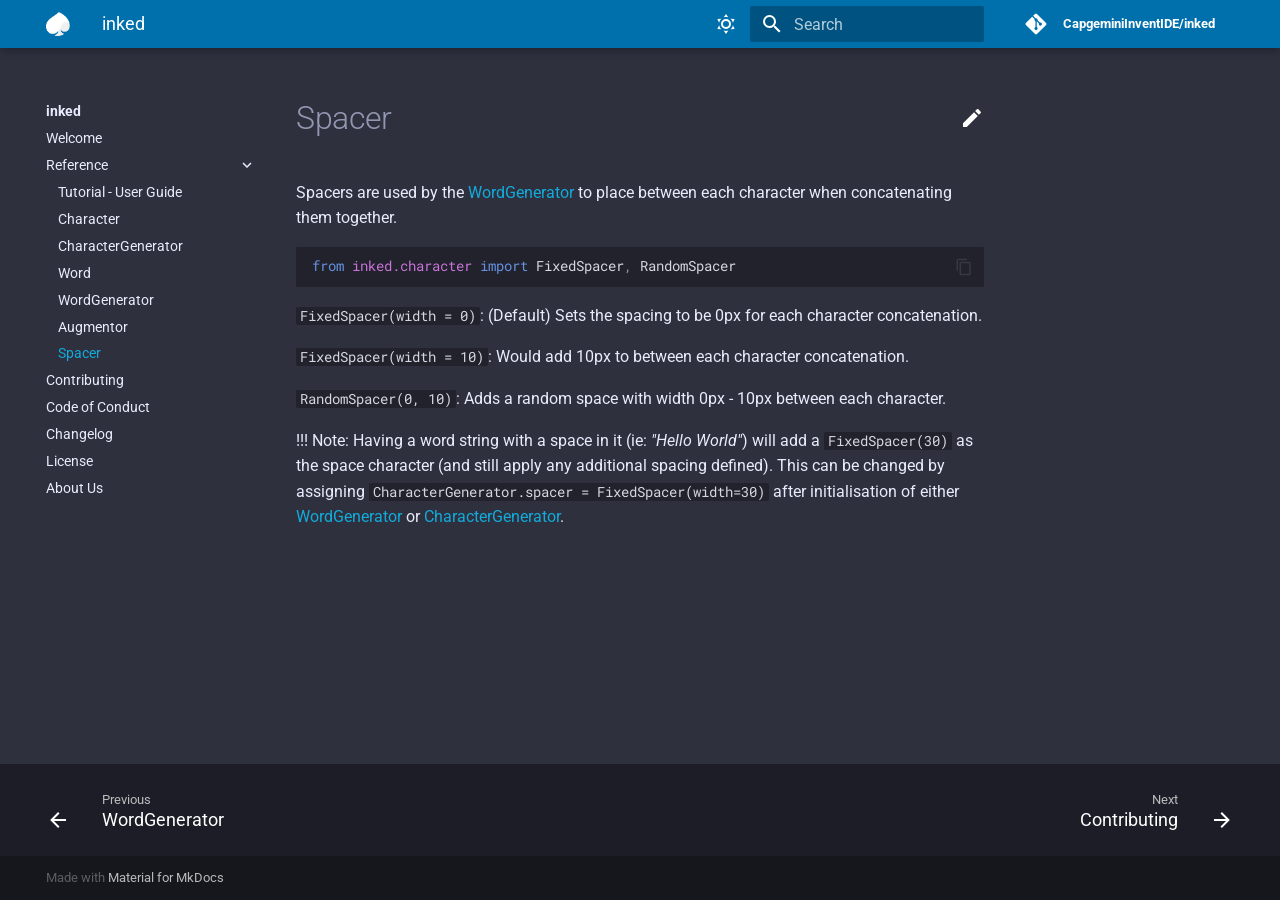
<file: reference/spacer/index.html>
<!doctype html>
<html lang="en" class="no-js">
  <head>
    
      <meta charset="utf-8">
      <meta name="viewport" content="width=device-width,initial-scale=1">
      
        <meta name="description" content="Evolving repo of the inked">
      
      
      
      
        <link rel="canonical" href="https://CapgeminiInventIDE.github.io/inked/reference/spacer/">
      
      <link rel="shortcut icon" href="../../assets/imgs/favicon.png">
      <meta name="generator" content="mkdocs-1.1.2, mkdocs-material-6.2.7">
    
    
      
        <title>Spacer - inked</title>
      
    
    
      <link rel="stylesheet" href="../../assets/stylesheets/main.cb6bc1d0.min.css">
      
        
        <link rel="stylesheet" href="../../assets/stylesheets/palette.39b8e14a.min.css">
        
      
    
    
    
      
        
        <link rel="preconnect" href="https://fonts.gstatic.com" crossorigin>
        <link rel="stylesheet" href="https://fonts.googleapis.com/css?family=Roboto:300,400,400i,700%7CRoboto+Mono&display=fallback">
        <style>body,input{font-family:"Roboto",-apple-system,BlinkMacSystemFont,Helvetica,Arial,sans-serif}code,kbd,pre{font-family:"Roboto Mono",SFMono-Regular,Consolas,Menlo,monospace}</style>
      
    
    
    
      <link rel="stylesheet" href="../../assets/css/styles.css">
    
    
      
    
    


  

<meta property="og:type" content="website" />
<meta property="og:title" content="inked - Spacer" />
<meta property="og:description" content="Evolving repo of the inked" />
<meta property="og:url" content="https://CapgeminiInventIDE.github.io/inked/reference/spacer/" />
<meta property="og:image" content="https://upload.wikimedia.org/wikipedia/commons/thumb/9/9d/Capgemini_201x_logo.svg/1280px-Capgemini_201x_logo.svg.png" />
<meta property="og:image:type" content="image/png" />
<meta property="og:image:width" content="1280" />
<meta property="og:image:height" content="299" />

  </head>
  
  
    
    
    
    
    
    <body dir="ltr" data-md-color-scheme="capgemini" data-md-color-primary="" data-md-color-accent="">
      
  
    
    <input class="md-toggle" data-md-toggle="drawer" type="checkbox" id="__drawer" autocomplete="off">
    <input class="md-toggle" data-md-toggle="search" type="checkbox" id="__search" autocomplete="off">
    <label class="md-overlay" for="__drawer"></label>
    <div data-md-component="skip">
      
        
        <a href="#spacer" class="md-skip">
          Skip to content
        </a>
      
    </div>
    <div data-md-component="announce">
      
    </div>
    
      <header class="md-header" data-md-component="header">
    <nav class="md-header-nav md-grid" aria-label="Header">
        <a href="https://CapgeminiInventIDE.github.io/inked" title="inked"
            class="md-header-nav__button md-logo" aria-label="inked">
            
  <img src="../../assets/imgs/index.png" alt="logo">

        </a>
        <label class="md-header-nav__button md-icon" for="__drawer">
            <svg xmlns="http://www.w3.org/2000/svg" viewBox="0 0 24 24"><path d="M3 6h18v2H3V6m0 5h18v2H3v-2m0 5h18v2H3v-2z"/></svg>
        </label>
        <div class="md-header-nav__title" data-md-component="header-title">
            
            <div class="md-header-nav__ellipsis">
                <span class="md-header-nav__topic md-ellipsis">
                    inked
                </span>
                <span class="md-header-nav__topic md-ellipsis">
                    
                    Spacer
                    
                </span>
            </div>
            
        </div>
        <div class="md-header-nav__options">
            <button class="md-header-nav__button md-icon" title="Switch to light mode" aria-label="Switch to light mode"
                data-md-color-scheme="capgemini" data-md-state="visible">
                <!-- <div class="md-source__icon md-icon"> -->
                
                <svg xmlns="http://www.w3.org/2000/svg" viewBox="0 0 24 24"><path d="M12 7a5 5 0 015 5 5 5 0 01-5 5 5 5 0 01-5-5 5 5 0 015-5m0 2a3 3 0 00-3 3 3 3 0 003 3 3 3 0 003-3 3 3 0 00-3-3m0-7l2.39 3.42C13.65 5.15 12.84 5 12 5c-.84 0-1.65.15-2.39.42L12 2M3.34 7l4.16-.35A7.2 7.2 0 005.94 8.5c-.44.74-.69 1.5-.83 2.29L3.34 7m.02 10l1.76-3.77a7.131 7.131 0 002.38 4.14L3.36 17M20.65 7l-1.77 3.79a7.023 7.023 0 00-2.38-4.15l4.15.36m-.01 10l-4.14.36c.59-.51 1.12-1.14 1.54-1.86.42-.73.69-1.5.83-2.29L20.64 17M12 22l-2.41-3.44c.74.27 1.55.44 2.41.44.82 0 1.63-.17 2.37-.44L12 22z"/></svg>
                <!-- </div> -->
            </button>
            <button class="md-header-nav__button md-icon" title="Switch to dark mode" aria-label="Switch to dark mode"
                data-md-color-scheme="slate" data-md-state="hidden">
                
                <svg xmlns="http://www.w3.org/2000/svg" viewBox="0 0 24 24"><path d="M17.75 4.09l-2.53 1.94.91 3.06-2.63-1.81-2.63 1.81.91-3.06-2.53-1.94L12.44 4l1.06-3 1.06 3 3.19.09m3.5 6.91l-1.64 1.25.59 1.98-1.7-1.17-1.7 1.17.59-1.98L15.75 11l2.06-.05L18.5 9l.69 1.95 2.06.05m-2.28 4.95c.83-.08 1.72 1.1 1.19 1.85-.32.45-.66.87-1.08 1.27C15.17 23 8.84 23 4.94 19.07c-3.91-3.9-3.91-10.24 0-14.14.4-.4.82-.76 1.27-1.08.75-.53 1.93.36 1.85 1.19-.27 2.86.69 5.83 2.89 8.02a9.96 9.96 0 008.02 2.89m-1.64 2.02a12.08 12.08 0 01-7.8-3.47c-2.17-2.19-3.33-5-3.49-7.82-2.81 3.14-2.7 7.96.31 10.98 3.02 3.01 7.84 3.12 10.98.31z"/></svg>
            </button>

        </div>
        
        <label class="md-header-nav__button md-icon" for="__search">
            <svg xmlns="http://www.w3.org/2000/svg" viewBox="0 0 24 24"><path d="M9.5 3A6.5 6.5 0 0116 9.5c0 1.61-.59 3.09-1.56 4.23l.27.27h.79l5 5-1.5 1.5-5-5v-.79l-.27-.27A6.516 6.516 0 019.5 16 6.5 6.5 0 013 9.5 6.5 6.5 0 019.5 3m0 2C7 5 5 7 5 9.5S7 14 9.5 14 14 12 14 9.5 12 5 9.5 5z"/></svg>
        </label>
        
<div class="md-search" data-md-component="search" role="dialog">
  <label class="md-search__overlay" for="__search"></label>
  <div class="md-search__inner" role="search">
    <form class="md-search__form" name="search">
      <input type="text" class="md-search__input" name="query" aria-label="Search" placeholder="Search" autocapitalize="off" autocorrect="off" autocomplete="off" spellcheck="false" data-md-component="search-query" data-md-state="active" required>
      <label class="md-search__icon md-icon" for="__search">
        <svg xmlns="http://www.w3.org/2000/svg" viewBox="0 0 24 24"><path d="M9.5 3A6.5 6.5 0 0116 9.5c0 1.61-.59 3.09-1.56 4.23l.27.27h.79l5 5-1.5 1.5-5-5v-.79l-.27-.27A6.516 6.516 0 019.5 16 6.5 6.5 0 013 9.5 6.5 6.5 0 019.5 3m0 2C7 5 5 7 5 9.5S7 14 9.5 14 14 12 14 9.5 12 5 9.5 5z"/></svg>
        <svg xmlns="http://www.w3.org/2000/svg" viewBox="0 0 24 24"><path d="M20 11v2H8l5.5 5.5-1.42 1.42L4.16 12l7.92-7.92L13.5 5.5 8 11h12z"/></svg>
      </label>
      <button type="reset" class="md-search__icon md-icon" aria-label="Clear" data-md-component="search-reset" tabindex="-1">
        <svg xmlns="http://www.w3.org/2000/svg" viewBox="0 0 24 24"><path d="M19 6.41L17.59 5 12 10.59 6.41 5 5 6.41 10.59 12 5 17.59 6.41 19 12 13.41 17.59 19 19 17.59 13.41 12 19 6.41z"/></svg>
      </button>
    </form>
    <div class="md-search__output">
      <div class="md-search__scrollwrap" data-md-scrollfix>
        <div class="md-search-result" data-md-component="search-result">
          <div class="md-search-result__meta">
            Initializing search
          </div>
          <ol class="md-search-result__list"></ol>
        </div>
      </div>
    </div>
  </div>
</div>
        
        
        <div class="md-header-nav__source">
            
<a href="https://github.com/CapgeminiInventIDE/inked/" title="Go to repository" class="md-source">
  <div class="md-source__icon md-icon">
    
    <svg xmlns="http://www.w3.org/2000/svg" viewBox="0 0 448 512"><path d="M439.55 236.05L244 40.45a28.87 28.87 0 00-40.81 0l-40.66 40.63 51.52 51.52c27.06-9.14 52.68 16.77 43.39 43.68l49.66 49.66c34.23-11.8 61.18 31 35.47 56.69-26.49 26.49-70.21-2.87-56-37.34L240.22 199v121.85c25.3 12.54 22.26 41.85 9.08 55a34.34 34.34 0 01-48.55 0c-17.57-17.6-11.07-46.91 11.25-56v-123c-20.8-8.51-24.6-30.74-18.64-45L142.57 101 8.45 235.14a28.86 28.86 0 000 40.81l195.61 195.6a28.86 28.86 0 0040.8 0l194.69-194.69a28.86 28.86 0 000-40.81z"/></svg>
  </div>
  <div class="md-source__repository">
    CapgeminiInventIDE/inked
  </div>
</a>
        </div>
        
    </nav>
</header>
    
    <div class="md-container" data-md-component="container">
      
      
        
      
      <main class="md-main" data-md-component="main">
        <div class="md-main__inner md-grid">
          
            
              
              <div class="md-sidebar md-sidebar--primary" data-md-component="navigation" >
                <div class="md-sidebar__scrollwrap">
                  <div class="md-sidebar__inner">
                    




<nav class="md-nav md-nav--primary" aria-label="Navigation" data-md-level="0">
  <label class="md-nav__title" for="__drawer">
    <a href="https://CapgeminiInventIDE.github.io/inked" title="inked" class="md-nav__button md-logo" aria-label="inked">
      
  <img src="../../assets/imgs/index.png" alt="logo">

    </a>
    inked
  </label>
  
    <div class="md-nav__source">
      
<a href="https://github.com/CapgeminiInventIDE/inked/" title="Go to repository" class="md-source">
  <div class="md-source__icon md-icon">
    
    <svg xmlns="http://www.w3.org/2000/svg" viewBox="0 0 448 512"><path d="M439.55 236.05L244 40.45a28.87 28.87 0 00-40.81 0l-40.66 40.63 51.52 51.52c27.06-9.14 52.68 16.77 43.39 43.68l49.66 49.66c34.23-11.8 61.18 31 35.47 56.69-26.49 26.49-70.21-2.87-56-37.34L240.22 199v121.85c25.3 12.54 22.26 41.85 9.08 55a34.34 34.34 0 01-48.55 0c-17.57-17.6-11.07-46.91 11.25-56v-123c-20.8-8.51-24.6-30.74-18.64-45L142.57 101 8.45 235.14a28.86 28.86 0 000 40.81l195.61 195.6a28.86 28.86 0 0040.8 0l194.69-194.69a28.86 28.86 0 000-40.81z"/></svg>
  </div>
  <div class="md-source__repository">
    CapgeminiInventIDE/inked
  </div>
</a>
    </div>
  
  <ul class="md-nav__list" data-md-scrollfix>
    
      
      
      

  
  
  
    <li class="md-nav__item">
      <a href="../.." class="md-nav__link">
        Welcome
      </a>
    </li>
  

    
      
      
      

  
  
    
  
  
    
    <li class="md-nav__item md-nav__item--active md-nav__item--nested">
      
      
        <input class="md-nav__toggle md-toggle" data-md-toggle="nav-2" type="checkbox" id="nav-2" checked>
      
      <label class="md-nav__link" for="nav-2">
        Reference
        <span class="md-nav__icon md-icon"></span>
      </label>
      <nav class="md-nav" aria-label="Reference" data-md-level="1">
        <label class="md-nav__title" for="nav-2">
          <span class="md-nav__icon md-icon"></span>
          Reference
        </label>
        <ul class="md-nav__list" data-md-scrollfix>
          
          
            
  
  
  
    <li class="md-nav__item">
      <a href="../Tutorial-User_Guide/" class="md-nav__link">
        Tutorial - User Guide
      </a>
    </li>
  

          
            
  
  
  
    <li class="md-nav__item">
      <a href="../character/" class="md-nav__link">
        Character
      </a>
    </li>
  

          
            
  
  
  
    <li class="md-nav__item">
      <a href="../CharacterGenerator/" class="md-nav__link">
        CharacterGenerator
      </a>
    </li>
  

          
            
  
  
  
    <li class="md-nav__item">
      <a href="../word/" class="md-nav__link">
        Word
      </a>
    </li>
  

          
            
  
  
  
    <li class="md-nav__item">
      <a href="../WordGenerator/" class="md-nav__link">
        WordGenerator
      </a>
    </li>
  

          
            
  
  
  
    <li class="md-nav__item">
      <a href="../Augmentor.md" class="md-nav__link">
        Augmentor
      </a>
    </li>
  

          
            
  
  
    
  
  
    <li class="md-nav__item md-nav__item--active">
      
      <input class="md-nav__toggle md-toggle" data-md-toggle="toc" type="checkbox" id="__toc">
      
        
      
      
      <a href="./" class="md-nav__link md-nav__link--active">
        Spacer
      </a>
      
    </li>
  

          
        </ul>
      </nav>
    </li>
  

    
      
      
      

  
  
  
    <li class="md-nav__item">
      <a href="../../contributing/" class="md-nav__link">
        Contributing
      </a>
    </li>
  

    
      
      
      

  
  
  
    <li class="md-nav__item">
      <a href="../../code_of_conduct/" class="md-nav__link">
        Code of Conduct
      </a>
    </li>
  

    
      
      
      

  
  
  
    <li class="md-nav__item">
      <a href="../../changelog/" class="md-nav__link">
        Changelog
      </a>
    </li>
  

    
      
      
      

  
  
  
    <li class="md-nav__item">
      <a href="../../license/" class="md-nav__link">
        License
      </a>
    </li>
  

    
      
      
      

  
  
  
    <li class="md-nav__item">
      <a href="../../about_us/" class="md-nav__link">
        About Us
      </a>
    </li>
  

    
  </ul>
</nav>
                  </div>
                </div>
              </div>
            
            
              
              <div class="md-sidebar md-sidebar--secondary" data-md-component="toc" >
                <div class="md-sidebar__scrollwrap">
                  <div class="md-sidebar__inner">
                    <!--
Copyright (c) 2016-2020 Martin Donath <martin.donath@squidfunk.com>
    Permission is hereby granted, free of charge, to any person obtaining a copy
    of this software and associated documentation files (the "Software"), to
    deal in the Software without restriction, including without limitation the
    rights to use, copy, modify, merge, publish, distribute, sublicense, and/or
    sell copies of the Software, and to permit persons to whom the Software is
    furnished to do so, subject to the following conditions:
    The above copyright notice and this permission notice shall be included in
    all copies or substantial portions of the Software.
    THE SOFTWARE IS PROVIDED "AS IS", WITHOUT WARRANTY OF ANY KIND, EXPRESS OR
    IMPLIED, INCLUDING BUT NOT LIMITED TO THE WARRANTIES OF MERCHANTABILITY,
    FITNESS FOR A PARTICULAR PURPOSE AND NON-INFRINGEMENT. IN NO EVENT SHALL THE
    AUTHORS OR COPYRIGHT HOLDERS BE LIABLE FOR ANY CLAIM, DAMAGES OR OTHER
    LIABILITY, WHETHER IN AN ACTION OF CONTRACT, TORT OR OTHERWISE, ARISING
    FROM, OUT OF OR IN CONNECTION WITH THE SOFTWARE OR THE USE OR OTHER DEALINGS
    IN THE SOFTWARE.
    -->

    

    
    <!-- Table of contents -->
    <nav class="md-nav md-nav--secondary" aria-label="Table of contents">
        
    
        <!--
        Hack: check whether the content contains a h1 headline. If it does, the
        top-level anchor must be skipped, since it would be redundant to the link
        to the current page that is located just above the anchor. Therefore we
        directly continue with the children of the anchor.
      -->
        
        
        
    
        <!-- Render item list -->
        
    </nav>
    
                  </div>
                </div>
              </div>
            
          
          <div class="md-content">
            <article class="md-content__inner md-typeset">
              
                
                  <a href="https://github.com/CapgeminiInventIDE/inked/edit/master/docs/reference/spacer.md" title="Edit this page" class="md-content__button md-icon">
                    <svg xmlns="http://www.w3.org/2000/svg" viewBox="0 0 24 24"><path d="M20.71 7.04c.39-.39.39-1.04 0-1.41l-2.34-2.34c-.37-.39-1.02-.39-1.41 0l-1.84 1.83 3.75 3.75M3 17.25V21h3.75L17.81 9.93l-3.75-3.75L3 17.25z"/></svg>
                  </a>
                
                
                <h1 id="spacer">Spacer<a class="headerlink" href="#spacer" title="Permanent link">¤</a></h1>
<p>Spacers are used by the <a href="../WordGenerator/">WordGenerator</a> to place between each character when concatenating them together.</p>
<div class="highlight"><pre><span></span><code><span class="kn">from</span> <span class="nn">inked.character</span> <span class="kn">import</span> <span class="n">FixedSpacer</span><span class="p">,</span> <span class="n">RandomSpacer</span>
</code></pre></div>
<p><code>FixedSpacer(width = 0)</code>: (Default) Sets the spacing to be 0px for each character concatenation.</p>
<p><code>FixedSpacer(width = 10)</code>: Would add 10px to between each character concatenation.</p>
<p><code>RandomSpacer(0, 10)</code>: Adds a random space with width 0px - 10px between each character.</p>
<p>!!! Note:
    Having a word string with a space in it (ie: <em>"Hello World"</em>) will add a <code>FixedSpacer(30)</code> as the space character (and still apply any additional spacing defined). This can be changed by assigning <code>CharacterGenerator.spacer = FixedSpacer(width=30)</code> after initialisation of either <a href="../WordGenerator/">WordGenerator</a> or <a href="../CharacterGenerator/">CharacterGenerator</a>.</p>
                
              
              
                


              
            </article>
          </div>
        </div>
      </main>
      
        
<footer class="md-footer">
  
    <div class="md-footer-nav">
      <nav class="md-footer-nav__inner md-grid" aria-label="Footer">
        
          <a href="../WordGenerator/" class="md-footer-nav__link md-footer-nav__link--prev" rel="prev">
            <div class="md-footer-nav__button md-icon">
              <svg xmlns="http://www.w3.org/2000/svg" viewBox="0 0 24 24"><path d="M20 11v2H8l5.5 5.5-1.42 1.42L4.16 12l7.92-7.92L13.5 5.5 8 11h12z"/></svg>
            </div>
            <div class="md-footer-nav__title">
              <div class="md-ellipsis">
                <span class="md-footer-nav__direction">
                  Previous
                </span>
                WordGenerator
              </div>
            </div>
          </a>
        
        
          <a href="../../contributing/" class="md-footer-nav__link md-footer-nav__link--next" rel="next">
            <div class="md-footer-nav__title">
              <div class="md-ellipsis">
                <span class="md-footer-nav__direction">
                  Next
                </span>
                Contributing
              </div>
            </div>
            <div class="md-footer-nav__button md-icon">
              <svg xmlns="http://www.w3.org/2000/svg" viewBox="0 0 24 24"><path d="M4 11v2h12l-5.5 5.5 1.42 1.42L19.84 12l-7.92-7.92L10.5 5.5 16 11H4z"/></svg>
            </div>
          </a>
        
      </nav>
    </div>
  
  <div class="md-footer-meta md-typeset">
    <div class="md-footer-meta__inner md-grid">
      <div class="md-footer-copyright">
        
        Made with
        <a href="https://squidfunk.github.io/mkdocs-material/" target="_blank" rel="noopener">
          Material for MkDocs
        </a>
      </div>
      
    </div>
  </div>
</footer>
      
    </div>
    
      <script src="../../assets/javascripts/vendor.53cc9318.min.js"></script>
      <script src="../../assets/javascripts/bundle.e9c9f54f.min.js"></script><script id="__lang" type="application/json">{"clipboard.copy": "Copy to clipboard", "clipboard.copied": "Copied to clipboard", "search.config.lang": "en", "search.config.pipeline": "trimmer, stopWordFilter", "search.config.separator": "[\\s\\-]+", "search.placeholder": "Search", "search.result.placeholder": "Type to start searching", "search.result.none": "No matching documents", "search.result.one": "1 matching document", "search.result.other": "# matching documents", "search.result.more.one": "1 more on this page", "search.result.more.other": "# more on this page", "search.result.term.missing": "Missing"}</script>
      
      <script>
        app = initialize({
          base: "../..",
          features: [],
          search: Object.assign({
            worker: "../../assets/javascripts/worker/search.9c0e82ba.min.js"
          }, typeof search !== "undefined" && search)
        })
      </script>
      
        <script src="../../assets/js/theme.js"></script>
      
    
  </body>
</html>
</file>
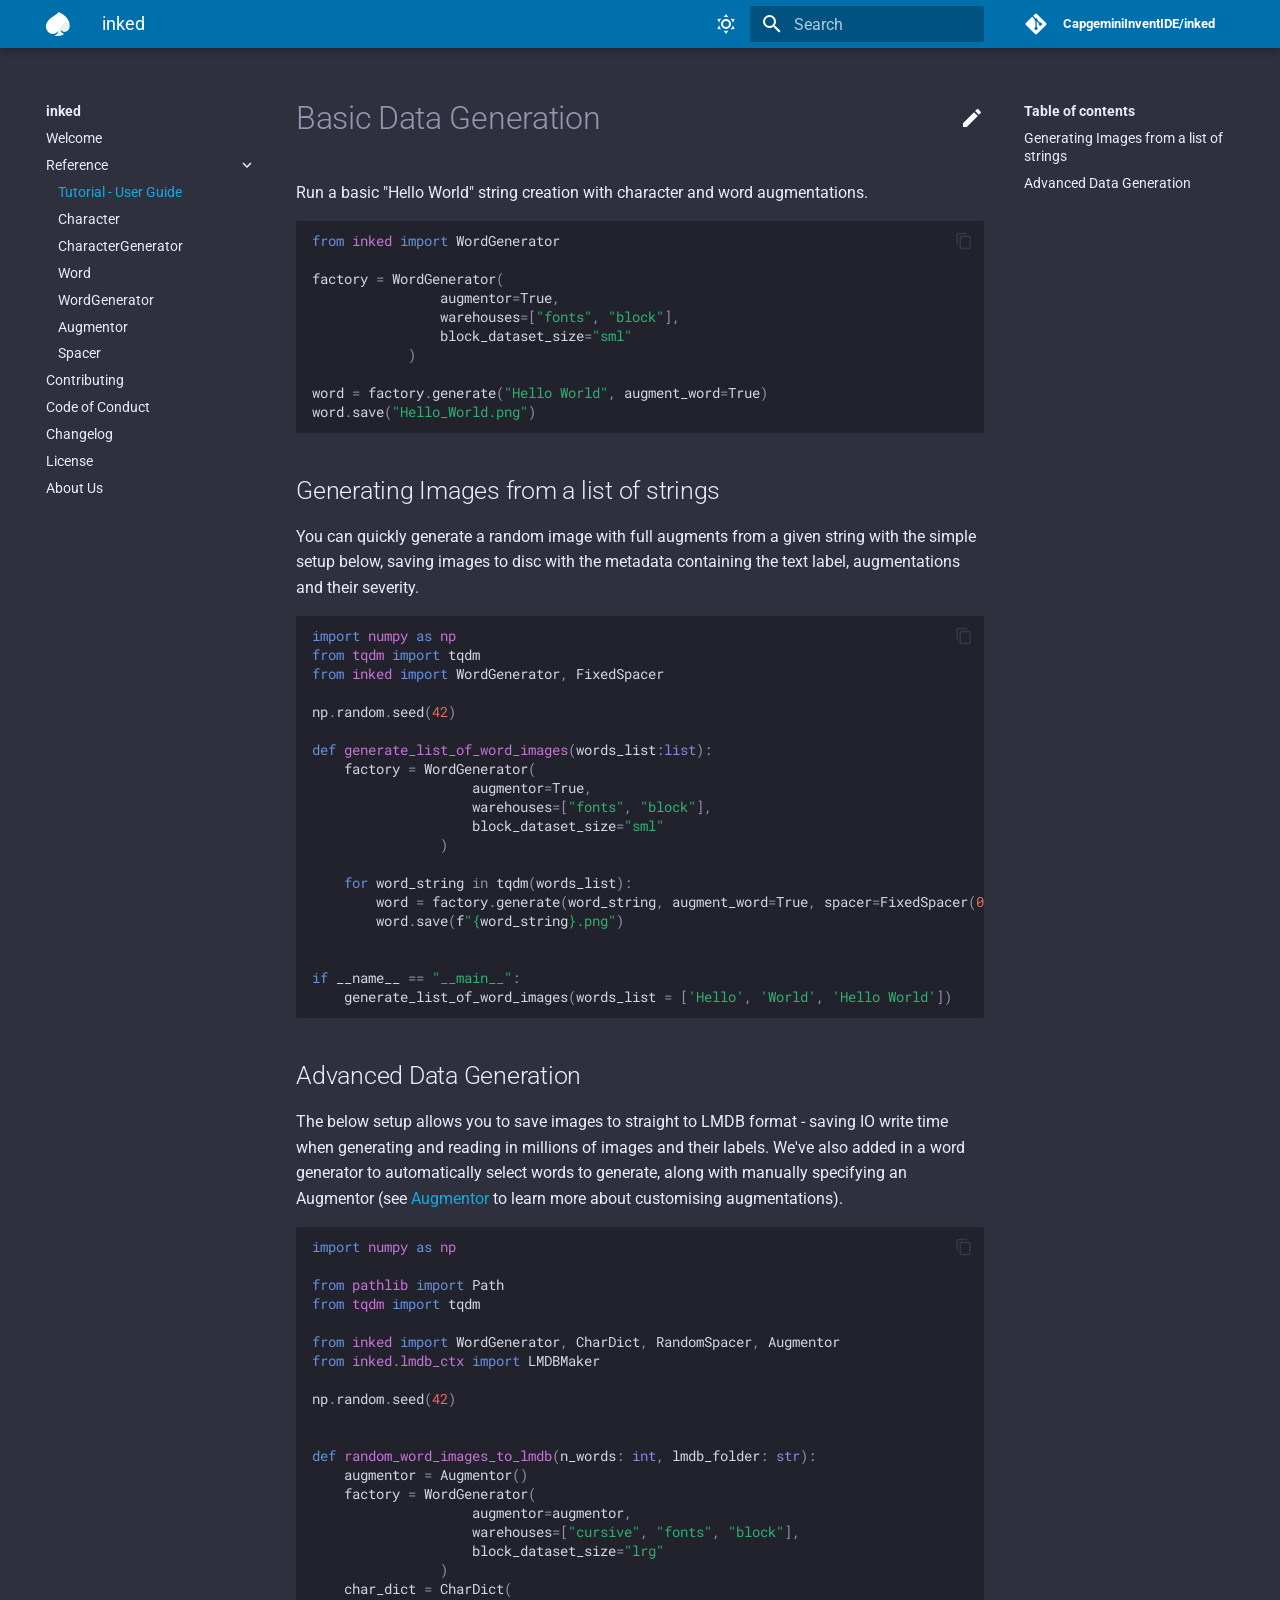
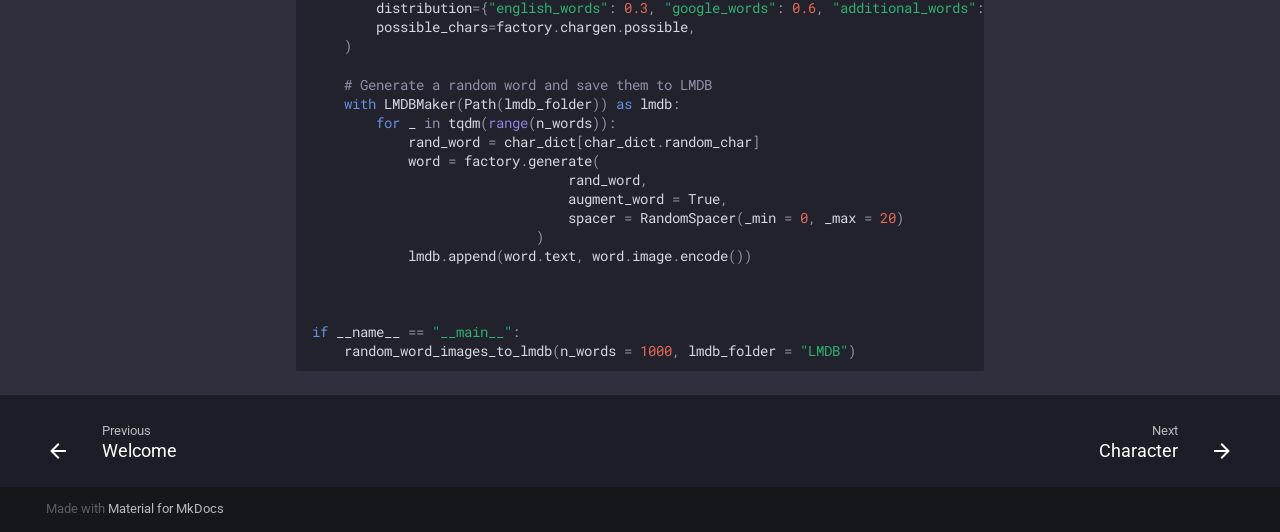
<file: reference/Tutorial-User_Guide/index.html>
<!doctype html>
<html lang="en" class="no-js">
  <head>
    
      <meta charset="utf-8">
      <meta name="viewport" content="width=device-width,initial-scale=1">
      
        <meta name="description" content="Evolving repo of the inked">
      
      
      
      
        <link rel="canonical" href="https://CapgeminiInventIDE.github.io/inked/reference/Tutorial-User_Guide/">
      
      <link rel="shortcut icon" href="../../assets/imgs/favicon.png">
      <meta name="generator" content="mkdocs-1.1.2, mkdocs-material-6.2.7">
    
    
      
        <title>Tutorial - User Guide - inked</title>
      
    
    
      <link rel="stylesheet" href="../../assets/stylesheets/main.cb6bc1d0.min.css">
      
        
        <link rel="stylesheet" href="../../assets/stylesheets/palette.39b8e14a.min.css">
        
      
    
    
    
      
        
        <link rel="preconnect" href="https://fonts.gstatic.com" crossorigin>
        <link rel="stylesheet" href="https://fonts.googleapis.com/css?family=Roboto:300,400,400i,700%7CRoboto+Mono&display=fallback">
        <style>body,input{font-family:"Roboto",-apple-system,BlinkMacSystemFont,Helvetica,Arial,sans-serif}code,kbd,pre{font-family:"Roboto Mono",SFMono-Regular,Consolas,Menlo,monospace}</style>
      
    
    
    
      <link rel="stylesheet" href="../../assets/css/styles.css">
    
    
      
    
    


  

<meta property="og:type" content="website" />
<meta property="og:title" content="inked - Tutorial - User Guide" />
<meta property="og:description" content="Evolving repo of the inked" />
<meta property="og:url" content="https://CapgeminiInventIDE.github.io/inked/reference/Tutorial-User_Guide/" />
<meta property="og:image" content="https://upload.wikimedia.org/wikipedia/commons/thumb/9/9d/Capgemini_201x_logo.svg/1280px-Capgemini_201x_logo.svg.png" />
<meta property="og:image:type" content="image/png" />
<meta property="og:image:width" content="1280" />
<meta property="og:image:height" content="299" />

  </head>
  
  
    
    
    
    
    
    <body dir="ltr" data-md-color-scheme="capgemini" data-md-color-primary="" data-md-color-accent="">
      
  
    
    <input class="md-toggle" data-md-toggle="drawer" type="checkbox" id="__drawer" autocomplete="off">
    <input class="md-toggle" data-md-toggle="search" type="checkbox" id="__search" autocomplete="off">
    <label class="md-overlay" for="__drawer"></label>
    <div data-md-component="skip">
      
        
        <a href="#basic-data-generation" class="md-skip">
          Skip to content
        </a>
      
    </div>
    <div data-md-component="announce">
      
    </div>
    
      <header class="md-header" data-md-component="header">
    <nav class="md-header-nav md-grid" aria-label="Header">
        <a href="https://CapgeminiInventIDE.github.io/inked" title="inked"
            class="md-header-nav__button md-logo" aria-label="inked">
            
  <img src="../../assets/imgs/index.png" alt="logo">

        </a>
        <label class="md-header-nav__button md-icon" for="__drawer">
            <svg xmlns="http://www.w3.org/2000/svg" viewBox="0 0 24 24"><path d="M3 6h18v2H3V6m0 5h18v2H3v-2m0 5h18v2H3v-2z"/></svg>
        </label>
        <div class="md-header-nav__title" data-md-component="header-title">
            
            <div class="md-header-nav__ellipsis">
                <span class="md-header-nav__topic md-ellipsis">
                    inked
                </span>
                <span class="md-header-nav__topic md-ellipsis">
                    
                    Tutorial - User Guide
                    
                </span>
            </div>
            
        </div>
        <div class="md-header-nav__options">
            <button class="md-header-nav__button md-icon" title="Switch to light mode" aria-label="Switch to light mode"
                data-md-color-scheme="capgemini" data-md-state="visible">
                <!-- <div class="md-source__icon md-icon"> -->
                
                <svg xmlns="http://www.w3.org/2000/svg" viewBox="0 0 24 24"><path d="M12 7a5 5 0 015 5 5 5 0 01-5 5 5 5 0 01-5-5 5 5 0 015-5m0 2a3 3 0 00-3 3 3 3 0 003 3 3 3 0 003-3 3 3 0 00-3-3m0-7l2.39 3.42C13.65 5.15 12.84 5 12 5c-.84 0-1.65.15-2.39.42L12 2M3.34 7l4.16-.35A7.2 7.2 0 005.94 8.5c-.44.74-.69 1.5-.83 2.29L3.34 7m.02 10l1.76-3.77a7.131 7.131 0 002.38 4.14L3.36 17M20.65 7l-1.77 3.79a7.023 7.023 0 00-2.38-4.15l4.15.36m-.01 10l-4.14.36c.59-.51 1.12-1.14 1.54-1.86.42-.73.69-1.5.83-2.29L20.64 17M12 22l-2.41-3.44c.74.27 1.55.44 2.41.44.82 0 1.63-.17 2.37-.44L12 22z"/></svg>
                <!-- </div> -->
            </button>
            <button class="md-header-nav__button md-icon" title="Switch to dark mode" aria-label="Switch to dark mode"
                data-md-color-scheme="slate" data-md-state="hidden">
                
                <svg xmlns="http://www.w3.org/2000/svg" viewBox="0 0 24 24"><path d="M17.75 4.09l-2.53 1.94.91 3.06-2.63-1.81-2.63 1.81.91-3.06-2.53-1.94L12.44 4l1.06-3 1.06 3 3.19.09m3.5 6.91l-1.64 1.25.59 1.98-1.7-1.17-1.7 1.17.59-1.98L15.75 11l2.06-.05L18.5 9l.69 1.95 2.06.05m-2.28 4.95c.83-.08 1.72 1.1 1.19 1.85-.32.45-.66.87-1.08 1.27C15.17 23 8.84 23 4.94 19.07c-3.91-3.9-3.91-10.24 0-14.14.4-.4.82-.76 1.27-1.08.75-.53 1.93.36 1.85 1.19-.27 2.86.69 5.83 2.89 8.02a9.96 9.96 0 008.02 2.89m-1.64 2.02a12.08 12.08 0 01-7.8-3.47c-2.17-2.19-3.33-5-3.49-7.82-2.81 3.14-2.7 7.96.31 10.98 3.02 3.01 7.84 3.12 10.98.31z"/></svg>
            </button>

        </div>
        
        <label class="md-header-nav__button md-icon" for="__search">
            <svg xmlns="http://www.w3.org/2000/svg" viewBox="0 0 24 24"><path d="M9.5 3A6.5 6.5 0 0116 9.5c0 1.61-.59 3.09-1.56 4.23l.27.27h.79l5 5-1.5 1.5-5-5v-.79l-.27-.27A6.516 6.516 0 019.5 16 6.5 6.5 0 013 9.5 6.5 6.5 0 019.5 3m0 2C7 5 5 7 5 9.5S7 14 9.5 14 14 12 14 9.5 12 5 9.5 5z"/></svg>
        </label>
        
<div class="md-search" data-md-component="search" role="dialog">
  <label class="md-search__overlay" for="__search"></label>
  <div class="md-search__inner" role="search">
    <form class="md-search__form" name="search">
      <input type="text" class="md-search__input" name="query" aria-label="Search" placeholder="Search" autocapitalize="off" autocorrect="off" autocomplete="off" spellcheck="false" data-md-component="search-query" data-md-state="active" required>
      <label class="md-search__icon md-icon" for="__search">
        <svg xmlns="http://www.w3.org/2000/svg" viewBox="0 0 24 24"><path d="M9.5 3A6.5 6.5 0 0116 9.5c0 1.61-.59 3.09-1.56 4.23l.27.27h.79l5 5-1.5 1.5-5-5v-.79l-.27-.27A6.516 6.516 0 019.5 16 6.5 6.5 0 013 9.5 6.5 6.5 0 019.5 3m0 2C7 5 5 7 5 9.5S7 14 9.5 14 14 12 14 9.5 12 5 9.5 5z"/></svg>
        <svg xmlns="http://www.w3.org/2000/svg" viewBox="0 0 24 24"><path d="M20 11v2H8l5.5 5.5-1.42 1.42L4.16 12l7.92-7.92L13.5 5.5 8 11h12z"/></svg>
      </label>
      <button type="reset" class="md-search__icon md-icon" aria-label="Clear" data-md-component="search-reset" tabindex="-1">
        <svg xmlns="http://www.w3.org/2000/svg" viewBox="0 0 24 24"><path d="M19 6.41L17.59 5 12 10.59 6.41 5 5 6.41 10.59 12 5 17.59 6.41 19 12 13.41 17.59 19 19 17.59 13.41 12 19 6.41z"/></svg>
      </button>
    </form>
    <div class="md-search__output">
      <div class="md-search__scrollwrap" data-md-scrollfix>
        <div class="md-search-result" data-md-component="search-result">
          <div class="md-search-result__meta">
            Initializing search
          </div>
          <ol class="md-search-result__list"></ol>
        </div>
      </div>
    </div>
  </div>
</div>
        
        
        <div class="md-header-nav__source">
            
<a href="https://github.com/CapgeminiInventIDE/inked/" title="Go to repository" class="md-source">
  <div class="md-source__icon md-icon">
    
    <svg xmlns="http://www.w3.org/2000/svg" viewBox="0 0 448 512"><path d="M439.55 236.05L244 40.45a28.87 28.87 0 00-40.81 0l-40.66 40.63 51.52 51.52c27.06-9.14 52.68 16.77 43.39 43.68l49.66 49.66c34.23-11.8 61.18 31 35.47 56.69-26.49 26.49-70.21-2.87-56-37.34L240.22 199v121.85c25.3 12.54 22.26 41.85 9.08 55a34.34 34.34 0 01-48.55 0c-17.57-17.6-11.07-46.91 11.25-56v-123c-20.8-8.51-24.6-30.74-18.64-45L142.57 101 8.45 235.14a28.86 28.86 0 000 40.81l195.61 195.6a28.86 28.86 0 0040.8 0l194.69-194.69a28.86 28.86 0 000-40.81z"/></svg>
  </div>
  <div class="md-source__repository">
    CapgeminiInventIDE/inked
  </div>
</a>
        </div>
        
    </nav>
</header>
    
    <div class="md-container" data-md-component="container">
      
      
        
      
      <main class="md-main" data-md-component="main">
        <div class="md-main__inner md-grid">
          
            
              
              <div class="md-sidebar md-sidebar--primary" data-md-component="navigation" >
                <div class="md-sidebar__scrollwrap">
                  <div class="md-sidebar__inner">
                    




<nav class="md-nav md-nav--primary" aria-label="Navigation" data-md-level="0">
  <label class="md-nav__title" for="__drawer">
    <a href="https://CapgeminiInventIDE.github.io/inked" title="inked" class="md-nav__button md-logo" aria-label="inked">
      
  <img src="../../assets/imgs/index.png" alt="logo">

    </a>
    inked
  </label>
  
    <div class="md-nav__source">
      
<a href="https://github.com/CapgeminiInventIDE/inked/" title="Go to repository" class="md-source">
  <div class="md-source__icon md-icon">
    
    <svg xmlns="http://www.w3.org/2000/svg" viewBox="0 0 448 512"><path d="M439.55 236.05L244 40.45a28.87 28.87 0 00-40.81 0l-40.66 40.63 51.52 51.52c27.06-9.14 52.68 16.77 43.39 43.68l49.66 49.66c34.23-11.8 61.18 31 35.47 56.69-26.49 26.49-70.21-2.87-56-37.34L240.22 199v121.85c25.3 12.54 22.26 41.85 9.08 55a34.34 34.34 0 01-48.55 0c-17.57-17.6-11.07-46.91 11.25-56v-123c-20.8-8.51-24.6-30.74-18.64-45L142.57 101 8.45 235.14a28.86 28.86 0 000 40.81l195.61 195.6a28.86 28.86 0 0040.8 0l194.69-194.69a28.86 28.86 0 000-40.81z"/></svg>
  </div>
  <div class="md-source__repository">
    CapgeminiInventIDE/inked
  </div>
</a>
    </div>
  
  <ul class="md-nav__list" data-md-scrollfix>
    
      
      
      

  
  
  
    <li class="md-nav__item">
      <a href="../.." class="md-nav__link">
        Welcome
      </a>
    </li>
  

    
      
      
      

  
  
    
  
  
    
    <li class="md-nav__item md-nav__item--active md-nav__item--nested">
      
      
        <input class="md-nav__toggle md-toggle" data-md-toggle="nav-2" type="checkbox" id="nav-2" checked>
      
      <label class="md-nav__link" for="nav-2">
        Reference
        <span class="md-nav__icon md-icon"></span>
      </label>
      <nav class="md-nav" aria-label="Reference" data-md-level="1">
        <label class="md-nav__title" for="nav-2">
          <span class="md-nav__icon md-icon"></span>
          Reference
        </label>
        <ul class="md-nav__list" data-md-scrollfix>
          
          
            
  
  
    
  
  
    <li class="md-nav__item md-nav__item--active">
      
      <input class="md-nav__toggle md-toggle" data-md-toggle="toc" type="checkbox" id="__toc">
      
        
      
      
        <label class="md-nav__link md-nav__link--active" for="__toc">
          Tutorial - User Guide
          <span class="md-nav__icon md-icon"></span>
        </label>
      
      <a href="./" class="md-nav__link md-nav__link--active">
        Tutorial - User Guide
      </a>
      
        <!--
Copyright (c) 2016-2020 Martin Donath <martin.donath@squidfunk.com>
    Permission is hereby granted, free of charge, to any person obtaining a copy
    of this software and associated documentation files (the "Software"), to
    deal in the Software without restriction, including without limitation the
    rights to use, copy, modify, merge, publish, distribute, sublicense, and/or
    sell copies of the Software, and to permit persons to whom the Software is
    furnished to do so, subject to the following conditions:
    The above copyright notice and this permission notice shall be included in
    all copies or substantial portions of the Software.
    THE SOFTWARE IS PROVIDED "AS IS", WITHOUT WARRANTY OF ANY KIND, EXPRESS OR
    IMPLIED, INCLUDING BUT NOT LIMITED TO THE WARRANTIES OF MERCHANTABILITY,
    FITNESS FOR A PARTICULAR PURPOSE AND NON-INFRINGEMENT. IN NO EVENT SHALL THE
    AUTHORS OR COPYRIGHT HOLDERS BE LIABLE FOR ANY CLAIM, DAMAGES OR OTHER
    LIABILITY, WHETHER IN AN ACTION OF CONTRACT, TORT OR OTHERWISE, ARISING
    FROM, OUT OF OR IN CONNECTION WITH THE SOFTWARE OR THE USE OR OTHER DEALINGS
    IN THE SOFTWARE.
    -->

    

    
    <!-- Table of contents -->
    <nav class="md-nav md-nav--secondary" aria-label="Table of contents">
        
    
        <!--
        Hack: check whether the content contains a h1 headline. If it does, the
        top-level anchor must be skipped, since it would be redundant to the link
        to the current page that is located just above the anchor. Therefore we
        directly continue with the children of the anchor.
      -->
        
        
        
    
        <!-- Render item list -->
        
        <label class="md-nav__title" for="__toc">
            <span class="md-nav__icon md-icon"></span>
            Table of contents
        </label>
        <ul class="md-nav__list" data-md-scrollfix>
            
            <li class="md-nav__item">
  <a href="#generating-images-from-a-list-of-strings" class="md-nav__link">
    Generating Images from a list of strings
  </a>
  
</li>
            
            <li class="md-nav__item">
  <a href="#advanced-data-generation" class="md-nav__link">
    Advanced Data Generation
  </a>
  
</li>
            
        </ul>
        
    </nav>
    
      
    </li>
  

          
            
  
  
  
    <li class="md-nav__item">
      <a href="../character/" class="md-nav__link">
        Character
      </a>
    </li>
  

          
            
  
  
  
    <li class="md-nav__item">
      <a href="../CharacterGenerator/" class="md-nav__link">
        CharacterGenerator
      </a>
    </li>
  

          
            
  
  
  
    <li class="md-nav__item">
      <a href="../word/" class="md-nav__link">
        Word
      </a>
    </li>
  

          
            
  
  
  
    <li class="md-nav__item">
      <a href="../WordGenerator/" class="md-nav__link">
        WordGenerator
      </a>
    </li>
  

          
            
  
  
  
    <li class="md-nav__item">
      <a href="../Augmentor.md" class="md-nav__link">
        Augmentor
      </a>
    </li>
  

          
            
  
  
  
    <li class="md-nav__item">
      <a href="../spacer/" class="md-nav__link">
        Spacer
      </a>
    </li>
  

          
        </ul>
      </nav>
    </li>
  

    
      
      
      

  
  
  
    <li class="md-nav__item">
      <a href="../../contributing/" class="md-nav__link">
        Contributing
      </a>
    </li>
  

    
      
      
      

  
  
  
    <li class="md-nav__item">
      <a href="../../code_of_conduct/" class="md-nav__link">
        Code of Conduct
      </a>
    </li>
  

    
      
      
      

  
  
  
    <li class="md-nav__item">
      <a href="../../changelog/" class="md-nav__link">
        Changelog
      </a>
    </li>
  

    
      
      
      

  
  
  
    <li class="md-nav__item">
      <a href="../../license/" class="md-nav__link">
        License
      </a>
    </li>
  

    
      
      
      

  
  
  
    <li class="md-nav__item">
      <a href="../../about_us/" class="md-nav__link">
        About Us
      </a>
    </li>
  

    
  </ul>
</nav>
                  </div>
                </div>
              </div>
            
            
              
              <div class="md-sidebar md-sidebar--secondary" data-md-component="toc" >
                <div class="md-sidebar__scrollwrap">
                  <div class="md-sidebar__inner">
                    <!--
Copyright (c) 2016-2020 Martin Donath <martin.donath@squidfunk.com>
    Permission is hereby granted, free of charge, to any person obtaining a copy
    of this software and associated documentation files (the "Software"), to
    deal in the Software without restriction, including without limitation the
    rights to use, copy, modify, merge, publish, distribute, sublicense, and/or
    sell copies of the Software, and to permit persons to whom the Software is
    furnished to do so, subject to the following conditions:
    The above copyright notice and this permission notice shall be included in
    all copies or substantial portions of the Software.
    THE SOFTWARE IS PROVIDED "AS IS", WITHOUT WARRANTY OF ANY KIND, EXPRESS OR
    IMPLIED, INCLUDING BUT NOT LIMITED TO THE WARRANTIES OF MERCHANTABILITY,
    FITNESS FOR A PARTICULAR PURPOSE AND NON-INFRINGEMENT. IN NO EVENT SHALL THE
    AUTHORS OR COPYRIGHT HOLDERS BE LIABLE FOR ANY CLAIM, DAMAGES OR OTHER
    LIABILITY, WHETHER IN AN ACTION OF CONTRACT, TORT OR OTHERWISE, ARISING
    FROM, OUT OF OR IN CONNECTION WITH THE SOFTWARE OR THE USE OR OTHER DEALINGS
    IN THE SOFTWARE.
    -->

    

    
    <!-- Table of contents -->
    <nav class="md-nav md-nav--secondary" aria-label="Table of contents">
        
    
        <!--
        Hack: check whether the content contains a h1 headline. If it does, the
        top-level anchor must be skipped, since it would be redundant to the link
        to the current page that is located just above the anchor. Therefore we
        directly continue with the children of the anchor.
      -->
        
        
        
    
        <!-- Render item list -->
        
        <label class="md-nav__title" for="__toc">
            <span class="md-nav__icon md-icon"></span>
            Table of contents
        </label>
        <ul class="md-nav__list" data-md-scrollfix>
            
            <li class="md-nav__item">
  <a href="#generating-images-from-a-list-of-strings" class="md-nav__link">
    Generating Images from a list of strings
  </a>
  
</li>
            
            <li class="md-nav__item">
  <a href="#advanced-data-generation" class="md-nav__link">
    Advanced Data Generation
  </a>
  
</li>
            
        </ul>
        
    </nav>
    
                  </div>
                </div>
              </div>
            
          
          <div class="md-content">
            <article class="md-content__inner md-typeset">
              
                
                  <a href="https://github.com/CapgeminiInventIDE/inked/edit/master/docs/reference/Tutorial-User_Guide.md" title="Edit this page" class="md-content__button md-icon">
                    <svg xmlns="http://www.w3.org/2000/svg" viewBox="0 0 24 24"><path d="M20.71 7.04c.39-.39.39-1.04 0-1.41l-2.34-2.34c-.37-.39-1.02-.39-1.41 0l-1.84 1.83 3.75 3.75M3 17.25V21h3.75L17.81 9.93l-3.75-3.75L3 17.25z"/></svg>
                  </a>
                
                
                <h1 id="basic-data-generation">Basic Data Generation<a class="headerlink" href="#basic-data-generation" title="Permanent link">¤</a></h1>
<p>Run a basic "Hello World" string creation with character and word augmentations.</p>
<div class="highlight"><pre><span></span><code><span class="kn">from</span> <span class="nn">inked</span> <span class="kn">import</span> <span class="n">WordGenerator</span>

<span class="n">factory</span> <span class="o">=</span> <span class="n">WordGenerator</span><span class="p">(</span>
                <span class="n">augmentor</span><span class="o">=</span><span class="kc">True</span><span class="p">,</span>
                <span class="n">warehouses</span><span class="o">=</span><span class="p">[</span><span class="s2">&quot;fonts&quot;</span><span class="p">,</span> <span class="s2">&quot;block&quot;</span><span class="p">],</span>
                <span class="n">block_dataset_size</span><span class="o">=</span><span class="s2">&quot;sml&quot;</span>
            <span class="p">)</span>

<span class="n">word</span> <span class="o">=</span> <span class="n">factory</span><span class="o">.</span><span class="n">generate</span><span class="p">(</span><span class="s2">&quot;Hello World&quot;</span><span class="p">,</span> <span class="n">augment_word</span><span class="o">=</span><span class="kc">True</span><span class="p">)</span>
<span class="n">word</span><span class="o">.</span><span class="n">save</span><span class="p">(</span><span class="s2">&quot;Hello_World.png&quot;</span><span class="p">)</span>
</code></pre></div>
<h2 id="generating-images-from-a-list-of-strings">Generating Images from a list of strings<a class="headerlink" href="#generating-images-from-a-list-of-strings" title="Permanent link">¤</a></h2>
<p>You can quickly generate a random image with full augments from a given string with the simple setup below, saving images to disc with the metadata containing the text label, augmentations and their severity.</p>
<div class="highlight"><pre><span></span><code><span class="kn">import</span> <span class="nn">numpy</span> <span class="k">as</span> <span class="nn">np</span>
<span class="kn">from</span> <span class="nn">tqdm</span> <span class="kn">import</span> <span class="n">tqdm</span>
<span class="kn">from</span> <span class="nn">inked</span> <span class="kn">import</span> <span class="n">WordGenerator</span><span class="p">,</span> <span class="n">FixedSpacer</span>

<span class="n">np</span><span class="o">.</span><span class="n">random</span><span class="o">.</span><span class="n">seed</span><span class="p">(</span><span class="mi">42</span><span class="p">)</span>

<span class="k">def</span> <span class="nf">generate_list_of_word_images</span><span class="p">(</span><span class="n">words_list</span><span class="p">:</span><span class="nb">list</span><span class="p">):</span>
    <span class="n">factory</span> <span class="o">=</span> <span class="n">WordGenerator</span><span class="p">(</span>
                    <span class="n">augmentor</span><span class="o">=</span><span class="kc">True</span><span class="p">,</span>
                    <span class="n">warehouses</span><span class="o">=</span><span class="p">[</span><span class="s2">&quot;fonts&quot;</span><span class="p">,</span> <span class="s2">&quot;block&quot;</span><span class="p">],</span>
                    <span class="n">block_dataset_size</span><span class="o">=</span><span class="s2">&quot;sml&quot;</span>
                <span class="p">)</span>

    <span class="k">for</span> <span class="n">word_string</span> <span class="ow">in</span> <span class="n">tqdm</span><span class="p">(</span><span class="n">words_list</span><span class="p">):</span>
        <span class="n">word</span> <span class="o">=</span> <span class="n">factory</span><span class="o">.</span><span class="n">generate</span><span class="p">(</span><span class="n">word_string</span><span class="p">,</span> <span class="n">augment_word</span><span class="o">=</span><span class="kc">True</span><span class="p">,</span> <span class="n">spacer</span><span class="o">=</span><span class="n">FixedSpacer</span><span class="p">(</span><span class="mi">0</span><span class="p">))</span>
        <span class="n">word</span><span class="o">.</span><span class="n">save</span><span class="p">(</span><span class="sa">f</span><span class="s2">&quot;</span><span class="si">{</span><span class="n">word_string</span><span class="si">}</span><span class="s2">.png&quot;</span><span class="p">)</span>


<span class="k">if</span> <span class="vm">__name__</span> <span class="o">==</span> <span class="s2">&quot;__main__&quot;</span><span class="p">:</span>
    <span class="n">generate_list_of_word_images</span><span class="p">(</span><span class="n">words_list</span> <span class="o">=</span> <span class="p">[</span><span class="s1">&#39;Hello&#39;</span><span class="p">,</span> <span class="s1">&#39;World&#39;</span><span class="p">,</span> <span class="s1">&#39;Hello World&#39;</span><span class="p">])</span>
</code></pre></div>
<h2 id="advanced-data-generation">Advanced Data Generation<a class="headerlink" href="#advanced-data-generation" title="Permanent link">¤</a></h2>
<p>The below setup allows you to save images to straight to LMDB format - saving IO write time when generating and reading in millions of images and their labels.
We've also added in a word generator to automatically select words to generate, along with manually specifying an Augmentor (see <a href="Augmentor.md">Augmentor</a> to learn more about customising augmentations).</p>
<div class="highlight"><pre><span></span><code><span class="kn">import</span> <span class="nn">numpy</span> <span class="k">as</span> <span class="nn">np</span>

<span class="kn">from</span> <span class="nn">pathlib</span> <span class="kn">import</span> <span class="n">Path</span>
<span class="kn">from</span> <span class="nn">tqdm</span> <span class="kn">import</span> <span class="n">tqdm</span>

<span class="kn">from</span> <span class="nn">inked</span> <span class="kn">import</span> <span class="n">WordGenerator</span><span class="p">,</span> <span class="n">CharDict</span><span class="p">,</span> <span class="n">RandomSpacer</span><span class="p">,</span> <span class="n">Augmentor</span>
<span class="kn">from</span> <span class="nn">inked.lmdb_ctx</span> <span class="kn">import</span> <span class="n">LMDBMaker</span>

<span class="n">np</span><span class="o">.</span><span class="n">random</span><span class="o">.</span><span class="n">seed</span><span class="p">(</span><span class="mi">42</span><span class="p">)</span>


<span class="k">def</span> <span class="nf">random_word_images_to_lmdb</span><span class="p">(</span><span class="n">n_words</span><span class="p">:</span> <span class="nb">int</span><span class="p">,</span> <span class="n">lmdb_folder</span><span class="p">:</span> <span class="nb">str</span><span class="p">):</span>
    <span class="n">augmentor</span> <span class="o">=</span> <span class="n">Augmentor</span><span class="p">()</span>
    <span class="n">factory</span> <span class="o">=</span> <span class="n">WordGenerator</span><span class="p">(</span>
                    <span class="n">augmentor</span><span class="o">=</span><span class="n">augmentor</span><span class="p">,</span>
                    <span class="n">warehouses</span><span class="o">=</span><span class="p">[</span><span class="s2">&quot;cursive&quot;</span><span class="p">,</span> <span class="s2">&quot;fonts&quot;</span><span class="p">,</span> <span class="s2">&quot;block&quot;</span><span class="p">],</span>
                    <span class="n">block_dataset_size</span><span class="o">=</span><span class="s2">&quot;lrg&quot;</span>
                <span class="p">)</span>
    <span class="n">char_dict</span> <span class="o">=</span> <span class="n">CharDict</span><span class="p">(</span>
        <span class="n">distribution</span><span class="o">=</span><span class="p">{</span><span class="s2">&quot;english_words&quot;</span><span class="p">:</span> <span class="mf">0.3</span><span class="p">,</span> <span class="s2">&quot;google_words&quot;</span><span class="p">:</span> <span class="mf">0.6</span><span class="p">,</span> <span class="s2">&quot;additional_words&quot;</span><span class="p">:</span> <span class="mf">0.1</span><span class="p">,},</span>
        <span class="n">possible_chars</span><span class="o">=</span><span class="n">factory</span><span class="o">.</span><span class="n">chargen</span><span class="o">.</span><span class="n">possible</span><span class="p">,</span>
    <span class="p">)</span>

    <span class="c1"># Generate a random word and save them to LMDB</span>
    <span class="k">with</span> <span class="n">LMDBMaker</span><span class="p">(</span><span class="n">Path</span><span class="p">(</span><span class="n">lmdb_folder</span><span class="p">))</span> <span class="k">as</span> <span class="n">lmdb</span><span class="p">:</span>
        <span class="k">for</span> <span class="n">_</span> <span class="ow">in</span> <span class="n">tqdm</span><span class="p">(</span><span class="nb">range</span><span class="p">(</span><span class="n">n_words</span><span class="p">)):</span>
            <span class="n">rand_word</span> <span class="o">=</span> <span class="n">char_dict</span><span class="p">[</span><span class="n">char_dict</span><span class="o">.</span><span class="n">random_char</span><span class="p">]</span>
            <span class="n">word</span> <span class="o">=</span> <span class="n">factory</span><span class="o">.</span><span class="n">generate</span><span class="p">(</span>
                                <span class="n">rand_word</span><span class="p">,</span>
                                <span class="n">augment_word</span> <span class="o">=</span> <span class="kc">True</span><span class="p">,</span>
                                <span class="n">spacer</span> <span class="o">=</span> <span class="n">RandomSpacer</span><span class="p">(</span><span class="n">_min</span> <span class="o">=</span> <span class="mi">0</span><span class="p">,</span> <span class="n">_max</span> <span class="o">=</span> <span class="mi">20</span><span class="p">)</span>
                            <span class="p">)</span>
            <span class="n">lmdb</span><span class="o">.</span><span class="n">append</span><span class="p">(</span><span class="n">word</span><span class="o">.</span><span class="n">text</span><span class="p">,</span> <span class="n">word</span><span class="o">.</span><span class="n">image</span><span class="o">.</span><span class="n">encode</span><span class="p">())</span>



<span class="k">if</span> <span class="vm">__name__</span> <span class="o">==</span> <span class="s2">&quot;__main__&quot;</span><span class="p">:</span>
    <span class="n">random_word_images_to_lmdb</span><span class="p">(</span><span class="n">n_words</span> <span class="o">=</span> <span class="mi">1000</span><span class="p">,</span> <span class="n">lmdb_folder</span> <span class="o">=</span> <span class="s2">&quot;LMDB&quot;</span><span class="p">)</span>
</code></pre></div>
                
              
              
                


              
            </article>
          </div>
        </div>
      </main>
      
        
<footer class="md-footer">
  
    <div class="md-footer-nav">
      <nav class="md-footer-nav__inner md-grid" aria-label="Footer">
        
          <a href="../.." class="md-footer-nav__link md-footer-nav__link--prev" rel="prev">
            <div class="md-footer-nav__button md-icon">
              <svg xmlns="http://www.w3.org/2000/svg" viewBox="0 0 24 24"><path d="M20 11v2H8l5.5 5.5-1.42 1.42L4.16 12l7.92-7.92L13.5 5.5 8 11h12z"/></svg>
            </div>
            <div class="md-footer-nav__title">
              <div class="md-ellipsis">
                <span class="md-footer-nav__direction">
                  Previous
                </span>
                Welcome
              </div>
            </div>
          </a>
        
        
          <a href="../character/" class="md-footer-nav__link md-footer-nav__link--next" rel="next">
            <div class="md-footer-nav__title">
              <div class="md-ellipsis">
                <span class="md-footer-nav__direction">
                  Next
                </span>
                Character
              </div>
            </div>
            <div class="md-footer-nav__button md-icon">
              <svg xmlns="http://www.w3.org/2000/svg" viewBox="0 0 24 24"><path d="M4 11v2h12l-5.5 5.5 1.42 1.42L19.84 12l-7.92-7.92L10.5 5.5 16 11H4z"/></svg>
            </div>
          </a>
        
      </nav>
    </div>
  
  <div class="md-footer-meta md-typeset">
    <div class="md-footer-meta__inner md-grid">
      <div class="md-footer-copyright">
        
        Made with
        <a href="https://squidfunk.github.io/mkdocs-material/" target="_blank" rel="noopener">
          Material for MkDocs
        </a>
      </div>
      
    </div>
  </div>
</footer>
      
    </div>
    
      <script src="../../assets/javascripts/vendor.53cc9318.min.js"></script>
      <script src="../../assets/javascripts/bundle.e9c9f54f.min.js"></script><script id="__lang" type="application/json">{"clipboard.copy": "Copy to clipboard", "clipboard.copied": "Copied to clipboard", "search.config.lang": "en", "search.config.pipeline": "trimmer, stopWordFilter", "search.config.separator": "[\\s\\-]+", "search.placeholder": "Search", "search.result.placeholder": "Type to start searching", "search.result.none": "No matching documents", "search.result.one": "1 matching document", "search.result.other": "# matching documents", "search.result.more.one": "1 more on this page", "search.result.more.other": "# more on this page", "search.result.term.missing": "Missing"}</script>
      
      <script>
        app = initialize({
          base: "../..",
          features: [],
          search: Object.assign({
            worker: "../../assets/javascripts/worker/search.9c0e82ba.min.js"
          }, typeof search !== "undefined" && search)
        })
      </script>
      
        <script src="../../assets/js/theme.js"></script>
      
    
  </body>
</html>
</file>
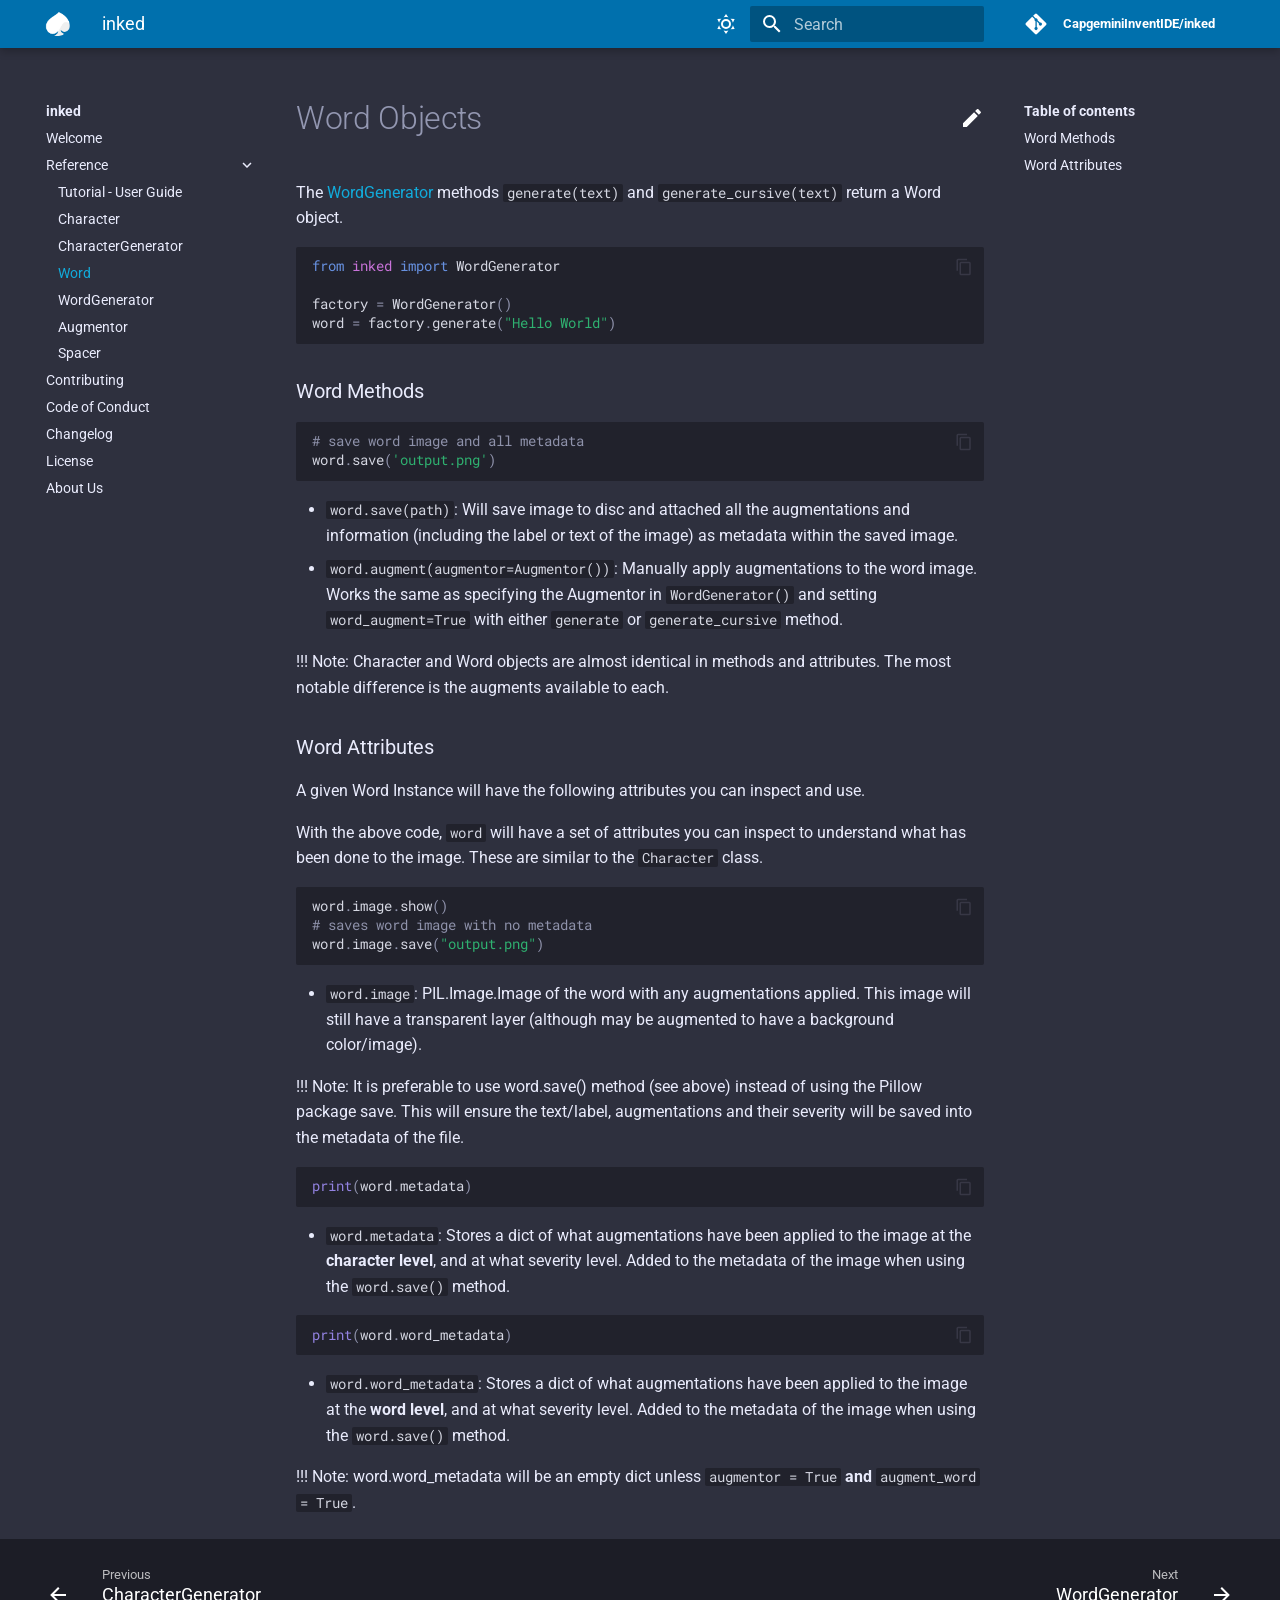
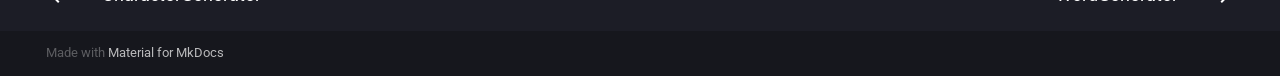
<file: reference/word/index.html>
<!doctype html>
<html lang="en" class="no-js">
  <head>
    
      <meta charset="utf-8">
      <meta name="viewport" content="width=device-width,initial-scale=1">
      
        <meta name="description" content="Evolving repo of the inked">
      
      
      
      
        <link rel="canonical" href="https://CapgeminiInventIDE.github.io/inked/reference/word/">
      
      <link rel="shortcut icon" href="../../assets/imgs/favicon.png">
      <meta name="generator" content="mkdocs-1.1.2, mkdocs-material-6.2.7">
    
    
      
        <title>Word - inked</title>
      
    
    
      <link rel="stylesheet" href="../../assets/stylesheets/main.cb6bc1d0.min.css">
      
        
        <link rel="stylesheet" href="../../assets/stylesheets/palette.39b8e14a.min.css">
        
      
    
    
    
      
        
        <link rel="preconnect" href="https://fonts.gstatic.com" crossorigin>
        <link rel="stylesheet" href="https://fonts.googleapis.com/css?family=Roboto:300,400,400i,700%7CRoboto+Mono&display=fallback">
        <style>body,input{font-family:"Roboto",-apple-system,BlinkMacSystemFont,Helvetica,Arial,sans-serif}code,kbd,pre{font-family:"Roboto Mono",SFMono-Regular,Consolas,Menlo,monospace}</style>
      
    
    
    
      <link rel="stylesheet" href="../../assets/css/styles.css">
    
    
      
    
    


  

<meta property="og:type" content="website" />
<meta property="og:title" content="inked - Word" />
<meta property="og:description" content="Evolving repo of the inked" />
<meta property="og:url" content="https://CapgeminiInventIDE.github.io/inked/reference/word/" />
<meta property="og:image" content="https://upload.wikimedia.org/wikipedia/commons/thumb/9/9d/Capgemini_201x_logo.svg/1280px-Capgemini_201x_logo.svg.png" />
<meta property="og:image:type" content="image/png" />
<meta property="og:image:width" content="1280" />
<meta property="og:image:height" content="299" />

  </head>
  
  
    
    
    
    
    
    <body dir="ltr" data-md-color-scheme="capgemini" data-md-color-primary="" data-md-color-accent="">
      
  
    
    <input class="md-toggle" data-md-toggle="drawer" type="checkbox" id="__drawer" autocomplete="off">
    <input class="md-toggle" data-md-toggle="search" type="checkbox" id="__search" autocomplete="off">
    <label class="md-overlay" for="__drawer"></label>
    <div data-md-component="skip">
      
        
        <a href="#word-objects" class="md-skip">
          Skip to content
        </a>
      
    </div>
    <div data-md-component="announce">
      
    </div>
    
      <header class="md-header" data-md-component="header">
    <nav class="md-header-nav md-grid" aria-label="Header">
        <a href="https://CapgeminiInventIDE.github.io/inked" title="inked"
            class="md-header-nav__button md-logo" aria-label="inked">
            
  <img src="../../assets/imgs/index.png" alt="logo">

        </a>
        <label class="md-header-nav__button md-icon" for="__drawer">
            <svg xmlns="http://www.w3.org/2000/svg" viewBox="0 0 24 24"><path d="M3 6h18v2H3V6m0 5h18v2H3v-2m0 5h18v2H3v-2z"/></svg>
        </label>
        <div class="md-header-nav__title" data-md-component="header-title">
            
            <div class="md-header-nav__ellipsis">
                <span class="md-header-nav__topic md-ellipsis">
                    inked
                </span>
                <span class="md-header-nav__topic md-ellipsis">
                    
                    Word
                    
                </span>
            </div>
            
        </div>
        <div class="md-header-nav__options">
            <button class="md-header-nav__button md-icon" title="Switch to light mode" aria-label="Switch to light mode"
                data-md-color-scheme="capgemini" data-md-state="visible">
                <!-- <div class="md-source__icon md-icon"> -->
                
                <svg xmlns="http://www.w3.org/2000/svg" viewBox="0 0 24 24"><path d="M12 7a5 5 0 015 5 5 5 0 01-5 5 5 5 0 01-5-5 5 5 0 015-5m0 2a3 3 0 00-3 3 3 3 0 003 3 3 3 0 003-3 3 3 0 00-3-3m0-7l2.39 3.42C13.65 5.15 12.84 5 12 5c-.84 0-1.65.15-2.39.42L12 2M3.34 7l4.16-.35A7.2 7.2 0 005.94 8.5c-.44.74-.69 1.5-.83 2.29L3.34 7m.02 10l1.76-3.77a7.131 7.131 0 002.38 4.14L3.36 17M20.65 7l-1.77 3.79a7.023 7.023 0 00-2.38-4.15l4.15.36m-.01 10l-4.14.36c.59-.51 1.12-1.14 1.54-1.86.42-.73.69-1.5.83-2.29L20.64 17M12 22l-2.41-3.44c.74.27 1.55.44 2.41.44.82 0 1.63-.17 2.37-.44L12 22z"/></svg>
                <!-- </div> -->
            </button>
            <button class="md-header-nav__button md-icon" title="Switch to dark mode" aria-label="Switch to dark mode"
                data-md-color-scheme="slate" data-md-state="hidden">
                
                <svg xmlns="http://www.w3.org/2000/svg" viewBox="0 0 24 24"><path d="M17.75 4.09l-2.53 1.94.91 3.06-2.63-1.81-2.63 1.81.91-3.06-2.53-1.94L12.44 4l1.06-3 1.06 3 3.19.09m3.5 6.91l-1.64 1.25.59 1.98-1.7-1.17-1.7 1.17.59-1.98L15.75 11l2.06-.05L18.5 9l.69 1.95 2.06.05m-2.28 4.95c.83-.08 1.72 1.1 1.19 1.85-.32.45-.66.87-1.08 1.27C15.17 23 8.84 23 4.94 19.07c-3.91-3.9-3.91-10.24 0-14.14.4-.4.82-.76 1.27-1.08.75-.53 1.93.36 1.85 1.19-.27 2.86.69 5.83 2.89 8.02a9.96 9.96 0 008.02 2.89m-1.64 2.02a12.08 12.08 0 01-7.8-3.47c-2.17-2.19-3.33-5-3.49-7.82-2.81 3.14-2.7 7.96.31 10.98 3.02 3.01 7.84 3.12 10.98.31z"/></svg>
            </button>

        </div>
        
        <label class="md-header-nav__button md-icon" for="__search">
            <svg xmlns="http://www.w3.org/2000/svg" viewBox="0 0 24 24"><path d="M9.5 3A6.5 6.5 0 0116 9.5c0 1.61-.59 3.09-1.56 4.23l.27.27h.79l5 5-1.5 1.5-5-5v-.79l-.27-.27A6.516 6.516 0 019.5 16 6.5 6.5 0 013 9.5 6.5 6.5 0 019.5 3m0 2C7 5 5 7 5 9.5S7 14 9.5 14 14 12 14 9.5 12 5 9.5 5z"/></svg>
        </label>
        
<div class="md-search" data-md-component="search" role="dialog">
  <label class="md-search__overlay" for="__search"></label>
  <div class="md-search__inner" role="search">
    <form class="md-search__form" name="search">
      <input type="text" class="md-search__input" name="query" aria-label="Search" placeholder="Search" autocapitalize="off" autocorrect="off" autocomplete="off" spellcheck="false" data-md-component="search-query" data-md-state="active" required>
      <label class="md-search__icon md-icon" for="__search">
        <svg xmlns="http://www.w3.org/2000/svg" viewBox="0 0 24 24"><path d="M9.5 3A6.5 6.5 0 0116 9.5c0 1.61-.59 3.09-1.56 4.23l.27.27h.79l5 5-1.5 1.5-5-5v-.79l-.27-.27A6.516 6.516 0 019.5 16 6.5 6.5 0 013 9.5 6.5 6.5 0 019.5 3m0 2C7 5 5 7 5 9.5S7 14 9.5 14 14 12 14 9.5 12 5 9.5 5z"/></svg>
        <svg xmlns="http://www.w3.org/2000/svg" viewBox="0 0 24 24"><path d="M20 11v2H8l5.5 5.5-1.42 1.42L4.16 12l7.92-7.92L13.5 5.5 8 11h12z"/></svg>
      </label>
      <button type="reset" class="md-search__icon md-icon" aria-label="Clear" data-md-component="search-reset" tabindex="-1">
        <svg xmlns="http://www.w3.org/2000/svg" viewBox="0 0 24 24"><path d="M19 6.41L17.59 5 12 10.59 6.41 5 5 6.41 10.59 12 5 17.59 6.41 19 12 13.41 17.59 19 19 17.59 13.41 12 19 6.41z"/></svg>
      </button>
    </form>
    <div class="md-search__output">
      <div class="md-search__scrollwrap" data-md-scrollfix>
        <div class="md-search-result" data-md-component="search-result">
          <div class="md-search-result__meta">
            Initializing search
          </div>
          <ol class="md-search-result__list"></ol>
        </div>
      </div>
    </div>
  </div>
</div>
        
        
        <div class="md-header-nav__source">
            
<a href="https://github.com/CapgeminiInventIDE/inked/" title="Go to repository" class="md-source">
  <div class="md-source__icon md-icon">
    
    <svg xmlns="http://www.w3.org/2000/svg" viewBox="0 0 448 512"><path d="M439.55 236.05L244 40.45a28.87 28.87 0 00-40.81 0l-40.66 40.63 51.52 51.52c27.06-9.14 52.68 16.77 43.39 43.68l49.66 49.66c34.23-11.8 61.18 31 35.47 56.69-26.49 26.49-70.21-2.87-56-37.34L240.22 199v121.85c25.3 12.54 22.26 41.85 9.08 55a34.34 34.34 0 01-48.55 0c-17.57-17.6-11.07-46.91 11.25-56v-123c-20.8-8.51-24.6-30.74-18.64-45L142.57 101 8.45 235.14a28.86 28.86 0 000 40.81l195.61 195.6a28.86 28.86 0 0040.8 0l194.69-194.69a28.86 28.86 0 000-40.81z"/></svg>
  </div>
  <div class="md-source__repository">
    CapgeminiInventIDE/inked
  </div>
</a>
        </div>
        
    </nav>
</header>
    
    <div class="md-container" data-md-component="container">
      
      
        
      
      <main class="md-main" data-md-component="main">
        <div class="md-main__inner md-grid">
          
            
              
              <div class="md-sidebar md-sidebar--primary" data-md-component="navigation" >
                <div class="md-sidebar__scrollwrap">
                  <div class="md-sidebar__inner">
                    




<nav class="md-nav md-nav--primary" aria-label="Navigation" data-md-level="0">
  <label class="md-nav__title" for="__drawer">
    <a href="https://CapgeminiInventIDE.github.io/inked" title="inked" class="md-nav__button md-logo" aria-label="inked">
      
  <img src="../../assets/imgs/index.png" alt="logo">

    </a>
    inked
  </label>
  
    <div class="md-nav__source">
      
<a href="https://github.com/CapgeminiInventIDE/inked/" title="Go to repository" class="md-source">
  <div class="md-source__icon md-icon">
    
    <svg xmlns="http://www.w3.org/2000/svg" viewBox="0 0 448 512"><path d="M439.55 236.05L244 40.45a28.87 28.87 0 00-40.81 0l-40.66 40.63 51.52 51.52c27.06-9.14 52.68 16.77 43.39 43.68l49.66 49.66c34.23-11.8 61.18 31 35.47 56.69-26.49 26.49-70.21-2.87-56-37.34L240.22 199v121.85c25.3 12.54 22.26 41.85 9.08 55a34.34 34.34 0 01-48.55 0c-17.57-17.6-11.07-46.91 11.25-56v-123c-20.8-8.51-24.6-30.74-18.64-45L142.57 101 8.45 235.14a28.86 28.86 0 000 40.81l195.61 195.6a28.86 28.86 0 0040.8 0l194.69-194.69a28.86 28.86 0 000-40.81z"/></svg>
  </div>
  <div class="md-source__repository">
    CapgeminiInventIDE/inked
  </div>
</a>
    </div>
  
  <ul class="md-nav__list" data-md-scrollfix>
    
      
      
      

  
  
  
    <li class="md-nav__item">
      <a href="../.." class="md-nav__link">
        Welcome
      </a>
    </li>
  

    
      
      
      

  
  
    
  
  
    
    <li class="md-nav__item md-nav__item--active md-nav__item--nested">
      
      
        <input class="md-nav__toggle md-toggle" data-md-toggle="nav-2" type="checkbox" id="nav-2" checked>
      
      <label class="md-nav__link" for="nav-2">
        Reference
        <span class="md-nav__icon md-icon"></span>
      </label>
      <nav class="md-nav" aria-label="Reference" data-md-level="1">
        <label class="md-nav__title" for="nav-2">
          <span class="md-nav__icon md-icon"></span>
          Reference
        </label>
        <ul class="md-nav__list" data-md-scrollfix>
          
          
            
  
  
  
    <li class="md-nav__item">
      <a href="../Tutorial-User_Guide/" class="md-nav__link">
        Tutorial - User Guide
      </a>
    </li>
  

          
            
  
  
  
    <li class="md-nav__item">
      <a href="../character/" class="md-nav__link">
        Character
      </a>
    </li>
  

          
            
  
  
  
    <li class="md-nav__item">
      <a href="../CharacterGenerator/" class="md-nav__link">
        CharacterGenerator
      </a>
    </li>
  

          
            
  
  
    
  
  
    <li class="md-nav__item md-nav__item--active">
      
      <input class="md-nav__toggle md-toggle" data-md-toggle="toc" type="checkbox" id="__toc">
      
        
      
      
        <label class="md-nav__link md-nav__link--active" for="__toc">
          Word
          <span class="md-nav__icon md-icon"></span>
        </label>
      
      <a href="./" class="md-nav__link md-nav__link--active">
        Word
      </a>
      
        <!--
Copyright (c) 2016-2020 Martin Donath <martin.donath@squidfunk.com>
    Permission is hereby granted, free of charge, to any person obtaining a copy
    of this software and associated documentation files (the "Software"), to
    deal in the Software without restriction, including without limitation the
    rights to use, copy, modify, merge, publish, distribute, sublicense, and/or
    sell copies of the Software, and to permit persons to whom the Software is
    furnished to do so, subject to the following conditions:
    The above copyright notice and this permission notice shall be included in
    all copies or substantial portions of the Software.
    THE SOFTWARE IS PROVIDED "AS IS", WITHOUT WARRANTY OF ANY KIND, EXPRESS OR
    IMPLIED, INCLUDING BUT NOT LIMITED TO THE WARRANTIES OF MERCHANTABILITY,
    FITNESS FOR A PARTICULAR PURPOSE AND NON-INFRINGEMENT. IN NO EVENT SHALL THE
    AUTHORS OR COPYRIGHT HOLDERS BE LIABLE FOR ANY CLAIM, DAMAGES OR OTHER
    LIABILITY, WHETHER IN AN ACTION OF CONTRACT, TORT OR OTHERWISE, ARISING
    FROM, OUT OF OR IN CONNECTION WITH THE SOFTWARE OR THE USE OR OTHER DEALINGS
    IN THE SOFTWARE.
    -->

    

    
    <!-- Table of contents -->
    <nav class="md-nav md-nav--secondary" aria-label="Table of contents">
        
    
        <!--
        Hack: check whether the content contains a h1 headline. If it does, the
        top-level anchor must be skipped, since it would be redundant to the link
        to the current page that is located just above the anchor. Therefore we
        directly continue with the children of the anchor.
      -->
        
        
        
    
        <!-- Render item list -->
        
        <label class="md-nav__title" for="__toc">
            <span class="md-nav__icon md-icon"></span>
            Table of contents
        </label>
        <ul class="md-nav__list" data-md-scrollfix>
            
            <li class="md-nav__item">
  <a href="#word-methods" class="md-nav__link">
    Word Methods
  </a>
  
</li>
            
            <li class="md-nav__item">
  <a href="#word-attributes" class="md-nav__link">
    Word Attributes
  </a>
  
</li>
            
        </ul>
        
    </nav>
    
      
    </li>
  

          
            
  
  
  
    <li class="md-nav__item">
      <a href="../WordGenerator/" class="md-nav__link">
        WordGenerator
      </a>
    </li>
  

          
            
  
  
  
    <li class="md-nav__item">
      <a href="../Augmentor.md" class="md-nav__link">
        Augmentor
      </a>
    </li>
  

          
            
  
  
  
    <li class="md-nav__item">
      <a href="../spacer/" class="md-nav__link">
        Spacer
      </a>
    </li>
  

          
        </ul>
      </nav>
    </li>
  

    
      
      
      

  
  
  
    <li class="md-nav__item">
      <a href="../../contributing/" class="md-nav__link">
        Contributing
      </a>
    </li>
  

    
      
      
      

  
  
  
    <li class="md-nav__item">
      <a href="../../code_of_conduct/" class="md-nav__link">
        Code of Conduct
      </a>
    </li>
  

    
      
      
      

  
  
  
    <li class="md-nav__item">
      <a href="../../changelog/" class="md-nav__link">
        Changelog
      </a>
    </li>
  

    
      
      
      

  
  
  
    <li class="md-nav__item">
      <a href="../../license/" class="md-nav__link">
        License
      </a>
    </li>
  

    
      
      
      

  
  
  
    <li class="md-nav__item">
      <a href="../../about_us/" class="md-nav__link">
        About Us
      </a>
    </li>
  

    
  </ul>
</nav>
                  </div>
                </div>
              </div>
            
            
              
              <div class="md-sidebar md-sidebar--secondary" data-md-component="toc" >
                <div class="md-sidebar__scrollwrap">
                  <div class="md-sidebar__inner">
                    <!--
Copyright (c) 2016-2020 Martin Donath <martin.donath@squidfunk.com>
    Permission is hereby granted, free of charge, to any person obtaining a copy
    of this software and associated documentation files (the "Software"), to
    deal in the Software without restriction, including without limitation the
    rights to use, copy, modify, merge, publish, distribute, sublicense, and/or
    sell copies of the Software, and to permit persons to whom the Software is
    furnished to do so, subject to the following conditions:
    The above copyright notice and this permission notice shall be included in
    all copies or substantial portions of the Software.
    THE SOFTWARE IS PROVIDED "AS IS", WITHOUT WARRANTY OF ANY KIND, EXPRESS OR
    IMPLIED, INCLUDING BUT NOT LIMITED TO THE WARRANTIES OF MERCHANTABILITY,
    FITNESS FOR A PARTICULAR PURPOSE AND NON-INFRINGEMENT. IN NO EVENT SHALL THE
    AUTHORS OR COPYRIGHT HOLDERS BE LIABLE FOR ANY CLAIM, DAMAGES OR OTHER
    LIABILITY, WHETHER IN AN ACTION OF CONTRACT, TORT OR OTHERWISE, ARISING
    FROM, OUT OF OR IN CONNECTION WITH THE SOFTWARE OR THE USE OR OTHER DEALINGS
    IN THE SOFTWARE.
    -->

    

    
    <!-- Table of contents -->
    <nav class="md-nav md-nav--secondary" aria-label="Table of contents">
        
    
        <!--
        Hack: check whether the content contains a h1 headline. If it does, the
        top-level anchor must be skipped, since it would be redundant to the link
        to the current page that is located just above the anchor. Therefore we
        directly continue with the children of the anchor.
      -->
        
        
        
    
        <!-- Render item list -->
        
        <label class="md-nav__title" for="__toc">
            <span class="md-nav__icon md-icon"></span>
            Table of contents
        </label>
        <ul class="md-nav__list" data-md-scrollfix>
            
            <li class="md-nav__item">
  <a href="#word-methods" class="md-nav__link">
    Word Methods
  </a>
  
</li>
            
            <li class="md-nav__item">
  <a href="#word-attributes" class="md-nav__link">
    Word Attributes
  </a>
  
</li>
            
        </ul>
        
    </nav>
    
                  </div>
                </div>
              </div>
            
          
          <div class="md-content">
            <article class="md-content__inner md-typeset">
              
                
                  <a href="https://github.com/CapgeminiInventIDE/inked/edit/master/docs/reference/word.md" title="Edit this page" class="md-content__button md-icon">
                    <svg xmlns="http://www.w3.org/2000/svg" viewBox="0 0 24 24"><path d="M20.71 7.04c.39-.39.39-1.04 0-1.41l-2.34-2.34c-.37-.39-1.02-.39-1.41 0l-1.84 1.83 3.75 3.75M3 17.25V21h3.75L17.81 9.93l-3.75-3.75L3 17.25z"/></svg>
                  </a>
                
                
                <h1 id="word-objects">Word Objects<a class="headerlink" href="#word-objects" title="Permanent link">¤</a></h1>
<p>The <a href="../WordGenerator/">WordGenerator</a> methods <code>generate(text)</code> and <code>generate_cursive(text)</code> return a Word object.</p>
<div class="highlight"><pre><span></span><code><span class="kn">from</span> <span class="nn">inked</span> <span class="kn">import</span> <span class="n">WordGenerator</span>

<span class="n">factory</span> <span class="o">=</span> <span class="n">WordGenerator</span><span class="p">()</span>
<span class="n">word</span> <span class="o">=</span> <span class="n">factory</span><span class="o">.</span><span class="n">generate</span><span class="p">(</span><span class="s2">&quot;Hello World&quot;</span><span class="p">)</span>
</code></pre></div>
<h3 id="word-methods">Word Methods<a class="headerlink" href="#word-methods" title="Permanent link">¤</a></h3>
<div class="highlight"><pre><span></span><code><span class="c1"># save word image and all metadata</span>
<span class="n">word</span><span class="o">.</span><span class="n">save</span><span class="p">(</span><span class="s1">&#39;output.png&#39;</span><span class="p">)</span>
</code></pre></div>
<ul>
<li><code>word.save(path)</code>: Will save image to disc and attached all the augmentations and information (including the label or text of the image) as metadata within the saved image.</li>
<li><code>word.augment(augmentor=Augmentor())</code>: Manually apply augmentations to the word image. Works the same as specifying the Augmentor in <code>WordGenerator()</code> and setting <code>word_augment=True</code> with either <code>generate</code> or <code>generate_cursive</code> method.</li>
</ul>
<p>!!! Note:
    Character and Word objects are almost identical in methods and attributes. The most notable difference is the augments available to each.</p>
<h3 id="word-attributes">Word Attributes<a class="headerlink" href="#word-attributes" title="Permanent link">¤</a></h3>
<p>A given Word Instance will have the following attributes you can inspect and use.</p>
<p>With the above code, <code>word</code> will have a set of attributes you can inspect to understand what has been done to the image. These are similar to the <code>Character</code> class.</p>
<div class="highlight"><pre><span></span><code><span class="n">word</span><span class="o">.</span><span class="n">image</span><span class="o">.</span><span class="n">show</span><span class="p">()</span>
<span class="c1"># saves word image with no metadata</span>
<span class="n">word</span><span class="o">.</span><span class="n">image</span><span class="o">.</span><span class="n">save</span><span class="p">(</span><span class="s2">&quot;output.png&quot;</span><span class="p">)</span>
</code></pre></div>
<ul>
<li><code>word.image</code>: PIL.Image.Image of the word with any augmentations applied. This image will still have a transparent layer (although may be augmented to have a background color/image).</li>
</ul>
<p>!!! Note:
    It is preferable to use word.save() method (see above) instead of using the Pillow package save. This will ensure the text/label, augmentations and their severity will be saved into the metadata of the file.</p>
<div class="highlight"><pre><span></span><code><span class="nb">print</span><span class="p">(</span><span class="n">word</span><span class="o">.</span><span class="n">metadata</span><span class="p">)</span>
</code></pre></div>
<ul>
<li><code>word.metadata</code>: Stores a dict of what augmentations have been applied to the image at the <strong>character level</strong>, and at what severity level. Added to the metadata of the image when using the <code>word.save()</code> method.</li>
</ul>
<div class="highlight"><pre><span></span><code><span class="nb">print</span><span class="p">(</span><span class="n">word</span><span class="o">.</span><span class="n">word_metadata</span><span class="p">)</span>
</code></pre></div>
<ul>
<li><code>word.word_metadata</code>: Stores a dict of what augmentations have been applied to the image at the <strong>word level</strong>, and at what severity level. Added to the metadata of the image when using the <code>word.save()</code> method.</li>
</ul>
<p>!!! Note:
    word.word_metadata will be an empty dict unless <code>augmentor = True</code> <strong>and</strong> <code>augment_word = True</code>.</p>
                
              
              
                


              
            </article>
          </div>
        </div>
      </main>
      
        
<footer class="md-footer">
  
    <div class="md-footer-nav">
      <nav class="md-footer-nav__inner md-grid" aria-label="Footer">
        
          <a href="../CharacterGenerator/" class="md-footer-nav__link md-footer-nav__link--prev" rel="prev">
            <div class="md-footer-nav__button md-icon">
              <svg xmlns="http://www.w3.org/2000/svg" viewBox="0 0 24 24"><path d="M20 11v2H8l5.5 5.5-1.42 1.42L4.16 12l7.92-7.92L13.5 5.5 8 11h12z"/></svg>
            </div>
            <div class="md-footer-nav__title">
              <div class="md-ellipsis">
                <span class="md-footer-nav__direction">
                  Previous
                </span>
                CharacterGenerator
              </div>
            </div>
          </a>
        
        
          <a href="../WordGenerator/" class="md-footer-nav__link md-footer-nav__link--next" rel="next">
            <div class="md-footer-nav__title">
              <div class="md-ellipsis">
                <span class="md-footer-nav__direction">
                  Next
                </span>
                WordGenerator
              </div>
            </div>
            <div class="md-footer-nav__button md-icon">
              <svg xmlns="http://www.w3.org/2000/svg" viewBox="0 0 24 24"><path d="M4 11v2h12l-5.5 5.5 1.42 1.42L19.84 12l-7.92-7.92L10.5 5.5 16 11H4z"/></svg>
            </div>
          </a>
        
      </nav>
    </div>
  
  <div class="md-footer-meta md-typeset">
    <div class="md-footer-meta__inner md-grid">
      <div class="md-footer-copyright">
        
        Made with
        <a href="https://squidfunk.github.io/mkdocs-material/" target="_blank" rel="noopener">
          Material for MkDocs
        </a>
      </div>
      
    </div>
  </div>
</footer>
      
    </div>
    
      <script src="../../assets/javascripts/vendor.53cc9318.min.js"></script>
      <script src="../../assets/javascripts/bundle.e9c9f54f.min.js"></script><script id="__lang" type="application/json">{"clipboard.copy": "Copy to clipboard", "clipboard.copied": "Copied to clipboard", "search.config.lang": "en", "search.config.pipeline": "trimmer, stopWordFilter", "search.config.separator": "[\\s\\-]+", "search.placeholder": "Search", "search.result.placeholder": "Type to start searching", "search.result.none": "No matching documents", "search.result.one": "1 matching document", "search.result.other": "# matching documents", "search.result.more.one": "1 more on this page", "search.result.more.other": "# more on this page", "search.result.term.missing": "Missing"}</script>
      
      <script>
        app = initialize({
          base: "../..",
          features: [],
          search: Object.assign({
            worker: "../../assets/javascripts/worker/search.9c0e82ba.min.js"
          }, typeof search !== "undefined" && search)
        })
      </script>
      
        <script src="../../assets/js/theme.js"></script>
      
    
  </body>
</html>
</file>
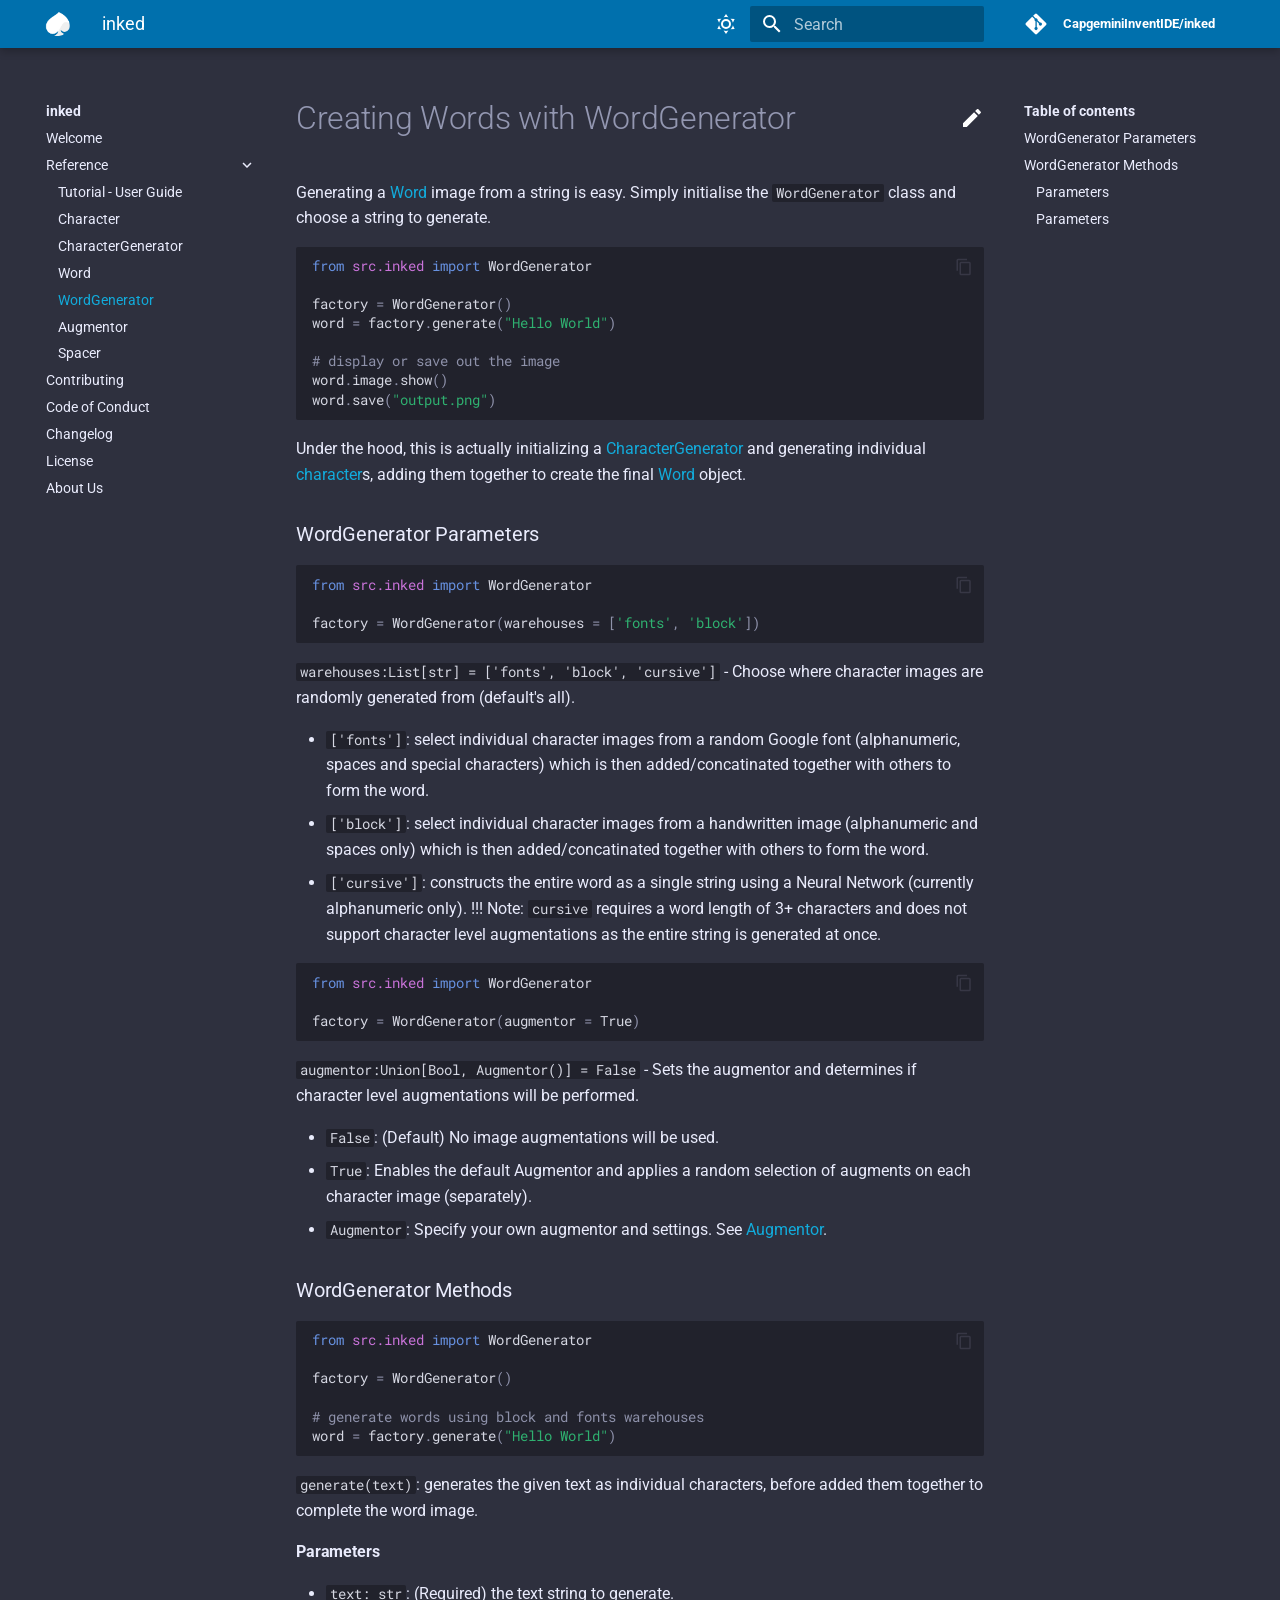
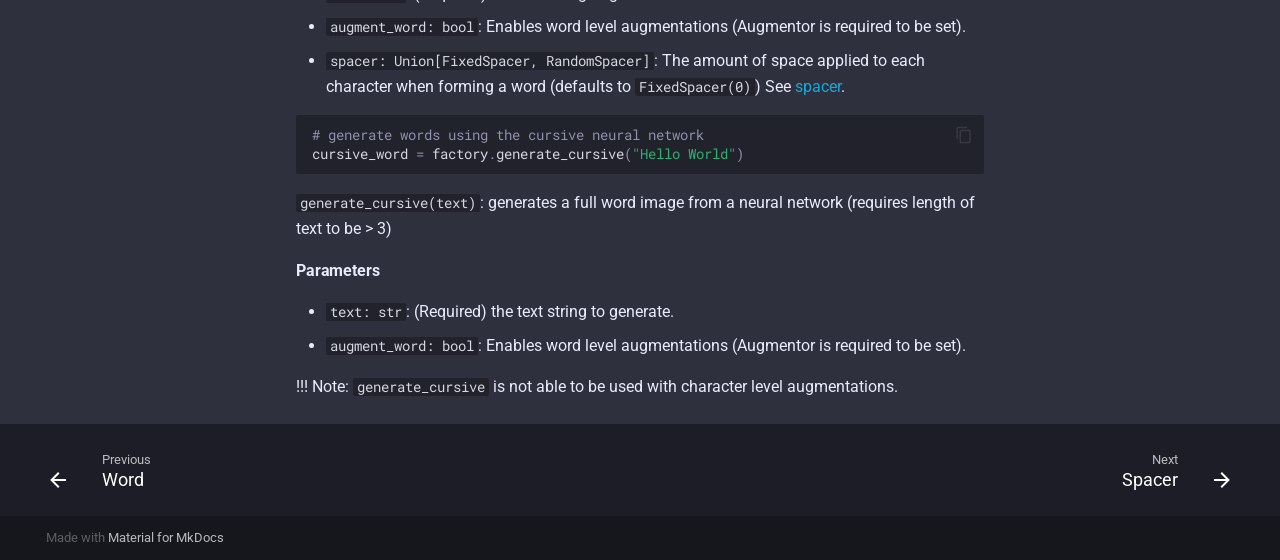
<file: reference/WordGenerator/index.html>
<!doctype html>
<html lang="en" class="no-js">
  <head>
    
      <meta charset="utf-8">
      <meta name="viewport" content="width=device-width,initial-scale=1">
      
        <meta name="description" content="Evolving repo of the inked">
      
      
      
      
        <link rel="canonical" href="https://CapgeminiInventIDE.github.io/inked/reference/WordGenerator/">
      
      <link rel="shortcut icon" href="../../assets/imgs/favicon.png">
      <meta name="generator" content="mkdocs-1.1.2, mkdocs-material-6.2.7">
    
    
      
        <title>WordGenerator - inked</title>
      
    
    
      <link rel="stylesheet" href="../../assets/stylesheets/main.cb6bc1d0.min.css">
      
        
        <link rel="stylesheet" href="../../assets/stylesheets/palette.39b8e14a.min.css">
        
      
    
    
    
      
        
        <link rel="preconnect" href="https://fonts.gstatic.com" crossorigin>
        <link rel="stylesheet" href="https://fonts.googleapis.com/css?family=Roboto:300,400,400i,700%7CRoboto+Mono&display=fallback">
        <style>body,input{font-family:"Roboto",-apple-system,BlinkMacSystemFont,Helvetica,Arial,sans-serif}code,kbd,pre{font-family:"Roboto Mono",SFMono-Regular,Consolas,Menlo,monospace}</style>
      
    
    
    
      <link rel="stylesheet" href="../../assets/css/styles.css">
    
    
      
    
    


  

<meta property="og:type" content="website" />
<meta property="og:title" content="inked - WordGenerator" />
<meta property="og:description" content="Evolving repo of the inked" />
<meta property="og:url" content="https://CapgeminiInventIDE.github.io/inked/reference/WordGenerator/" />
<meta property="og:image" content="https://upload.wikimedia.org/wikipedia/commons/thumb/9/9d/Capgemini_201x_logo.svg/1280px-Capgemini_201x_logo.svg.png" />
<meta property="og:image:type" content="image/png" />
<meta property="og:image:width" content="1280" />
<meta property="og:image:height" content="299" />

  </head>
  
  
    
    
    
    
    
    <body dir="ltr" data-md-color-scheme="capgemini" data-md-color-primary="" data-md-color-accent="">
      
  
    
    <input class="md-toggle" data-md-toggle="drawer" type="checkbox" id="__drawer" autocomplete="off">
    <input class="md-toggle" data-md-toggle="search" type="checkbox" id="__search" autocomplete="off">
    <label class="md-overlay" for="__drawer"></label>
    <div data-md-component="skip">
      
        
        <a href="#creating-words-with-wordgenerator" class="md-skip">
          Skip to content
        </a>
      
    </div>
    <div data-md-component="announce">
      
    </div>
    
      <header class="md-header" data-md-component="header">
    <nav class="md-header-nav md-grid" aria-label="Header">
        <a href="https://CapgeminiInventIDE.github.io/inked" title="inked"
            class="md-header-nav__button md-logo" aria-label="inked">
            
  <img src="../../assets/imgs/index.png" alt="logo">

        </a>
        <label class="md-header-nav__button md-icon" for="__drawer">
            <svg xmlns="http://www.w3.org/2000/svg" viewBox="0 0 24 24"><path d="M3 6h18v2H3V6m0 5h18v2H3v-2m0 5h18v2H3v-2z"/></svg>
        </label>
        <div class="md-header-nav__title" data-md-component="header-title">
            
            <div class="md-header-nav__ellipsis">
                <span class="md-header-nav__topic md-ellipsis">
                    inked
                </span>
                <span class="md-header-nav__topic md-ellipsis">
                    
                    WordGenerator
                    
                </span>
            </div>
            
        </div>
        <div class="md-header-nav__options">
            <button class="md-header-nav__button md-icon" title="Switch to light mode" aria-label="Switch to light mode"
                data-md-color-scheme="capgemini" data-md-state="visible">
                <!-- <div class="md-source__icon md-icon"> -->
                
                <svg xmlns="http://www.w3.org/2000/svg" viewBox="0 0 24 24"><path d="M12 7a5 5 0 015 5 5 5 0 01-5 5 5 5 0 01-5-5 5 5 0 015-5m0 2a3 3 0 00-3 3 3 3 0 003 3 3 3 0 003-3 3 3 0 00-3-3m0-7l2.39 3.42C13.65 5.15 12.84 5 12 5c-.84 0-1.65.15-2.39.42L12 2M3.34 7l4.16-.35A7.2 7.2 0 005.94 8.5c-.44.74-.69 1.5-.83 2.29L3.34 7m.02 10l1.76-3.77a7.131 7.131 0 002.38 4.14L3.36 17M20.65 7l-1.77 3.79a7.023 7.023 0 00-2.38-4.15l4.15.36m-.01 10l-4.14.36c.59-.51 1.12-1.14 1.54-1.86.42-.73.69-1.5.83-2.29L20.64 17M12 22l-2.41-3.44c.74.27 1.55.44 2.41.44.82 0 1.63-.17 2.37-.44L12 22z"/></svg>
                <!-- </div> -->
            </button>
            <button class="md-header-nav__button md-icon" title="Switch to dark mode" aria-label="Switch to dark mode"
                data-md-color-scheme="slate" data-md-state="hidden">
                
                <svg xmlns="http://www.w3.org/2000/svg" viewBox="0 0 24 24"><path d="M17.75 4.09l-2.53 1.94.91 3.06-2.63-1.81-2.63 1.81.91-3.06-2.53-1.94L12.44 4l1.06-3 1.06 3 3.19.09m3.5 6.91l-1.64 1.25.59 1.98-1.7-1.17-1.7 1.17.59-1.98L15.75 11l2.06-.05L18.5 9l.69 1.95 2.06.05m-2.28 4.95c.83-.08 1.72 1.1 1.19 1.85-.32.45-.66.87-1.08 1.27C15.17 23 8.84 23 4.94 19.07c-3.91-3.9-3.91-10.24 0-14.14.4-.4.82-.76 1.27-1.08.75-.53 1.93.36 1.85 1.19-.27 2.86.69 5.83 2.89 8.02a9.96 9.96 0 008.02 2.89m-1.64 2.02a12.08 12.08 0 01-7.8-3.47c-2.17-2.19-3.33-5-3.49-7.82-2.81 3.14-2.7 7.96.31 10.98 3.02 3.01 7.84 3.12 10.98.31z"/></svg>
            </button>

        </div>
        
        <label class="md-header-nav__button md-icon" for="__search">
            <svg xmlns="http://www.w3.org/2000/svg" viewBox="0 0 24 24"><path d="M9.5 3A6.5 6.5 0 0116 9.5c0 1.61-.59 3.09-1.56 4.23l.27.27h.79l5 5-1.5 1.5-5-5v-.79l-.27-.27A6.516 6.516 0 019.5 16 6.5 6.5 0 013 9.5 6.5 6.5 0 019.5 3m0 2C7 5 5 7 5 9.5S7 14 9.5 14 14 12 14 9.5 12 5 9.5 5z"/></svg>
        </label>
        
<div class="md-search" data-md-component="search" role="dialog">
  <label class="md-search__overlay" for="__search"></label>
  <div class="md-search__inner" role="search">
    <form class="md-search__form" name="search">
      <input type="text" class="md-search__input" name="query" aria-label="Search" placeholder="Search" autocapitalize="off" autocorrect="off" autocomplete="off" spellcheck="false" data-md-component="search-query" data-md-state="active" required>
      <label class="md-search__icon md-icon" for="__search">
        <svg xmlns="http://www.w3.org/2000/svg" viewBox="0 0 24 24"><path d="M9.5 3A6.5 6.5 0 0116 9.5c0 1.61-.59 3.09-1.56 4.23l.27.27h.79l5 5-1.5 1.5-5-5v-.79l-.27-.27A6.516 6.516 0 019.5 16 6.5 6.5 0 013 9.5 6.5 6.5 0 019.5 3m0 2C7 5 5 7 5 9.5S7 14 9.5 14 14 12 14 9.5 12 5 9.5 5z"/></svg>
        <svg xmlns="http://www.w3.org/2000/svg" viewBox="0 0 24 24"><path d="M20 11v2H8l5.5 5.5-1.42 1.42L4.16 12l7.92-7.92L13.5 5.5 8 11h12z"/></svg>
      </label>
      <button type="reset" class="md-search__icon md-icon" aria-label="Clear" data-md-component="search-reset" tabindex="-1">
        <svg xmlns="http://www.w3.org/2000/svg" viewBox="0 0 24 24"><path d="M19 6.41L17.59 5 12 10.59 6.41 5 5 6.41 10.59 12 5 17.59 6.41 19 12 13.41 17.59 19 19 17.59 13.41 12 19 6.41z"/></svg>
      </button>
    </form>
    <div class="md-search__output">
      <div class="md-search__scrollwrap" data-md-scrollfix>
        <div class="md-search-result" data-md-component="search-result">
          <div class="md-search-result__meta">
            Initializing search
          </div>
          <ol class="md-search-result__list"></ol>
        </div>
      </div>
    </div>
  </div>
</div>
        
        
        <div class="md-header-nav__source">
            
<a href="https://github.com/CapgeminiInventIDE/inked/" title="Go to repository" class="md-source">
  <div class="md-source__icon md-icon">
    
    <svg xmlns="http://www.w3.org/2000/svg" viewBox="0 0 448 512"><path d="M439.55 236.05L244 40.45a28.87 28.87 0 00-40.81 0l-40.66 40.63 51.52 51.52c27.06-9.14 52.68 16.77 43.39 43.68l49.66 49.66c34.23-11.8 61.18 31 35.47 56.69-26.49 26.49-70.21-2.87-56-37.34L240.22 199v121.85c25.3 12.54 22.26 41.85 9.08 55a34.34 34.34 0 01-48.55 0c-17.57-17.6-11.07-46.91 11.25-56v-123c-20.8-8.51-24.6-30.74-18.64-45L142.57 101 8.45 235.14a28.86 28.86 0 000 40.81l195.61 195.6a28.86 28.86 0 0040.8 0l194.69-194.69a28.86 28.86 0 000-40.81z"/></svg>
  </div>
  <div class="md-source__repository">
    CapgeminiInventIDE/inked
  </div>
</a>
        </div>
        
    </nav>
</header>
    
    <div class="md-container" data-md-component="container">
      
      
        
      
      <main class="md-main" data-md-component="main">
        <div class="md-main__inner md-grid">
          
            
              
              <div class="md-sidebar md-sidebar--primary" data-md-component="navigation" >
                <div class="md-sidebar__scrollwrap">
                  <div class="md-sidebar__inner">
                    




<nav class="md-nav md-nav--primary" aria-label="Navigation" data-md-level="0">
  <label class="md-nav__title" for="__drawer">
    <a href="https://CapgeminiInventIDE.github.io/inked" title="inked" class="md-nav__button md-logo" aria-label="inked">
      
  <img src="../../assets/imgs/index.png" alt="logo">

    </a>
    inked
  </label>
  
    <div class="md-nav__source">
      
<a href="https://github.com/CapgeminiInventIDE/inked/" title="Go to repository" class="md-source">
  <div class="md-source__icon md-icon">
    
    <svg xmlns="http://www.w3.org/2000/svg" viewBox="0 0 448 512"><path d="M439.55 236.05L244 40.45a28.87 28.87 0 00-40.81 0l-40.66 40.63 51.52 51.52c27.06-9.14 52.68 16.77 43.39 43.68l49.66 49.66c34.23-11.8 61.18 31 35.47 56.69-26.49 26.49-70.21-2.87-56-37.34L240.22 199v121.85c25.3 12.54 22.26 41.85 9.08 55a34.34 34.34 0 01-48.55 0c-17.57-17.6-11.07-46.91 11.25-56v-123c-20.8-8.51-24.6-30.74-18.64-45L142.57 101 8.45 235.14a28.86 28.86 0 000 40.81l195.61 195.6a28.86 28.86 0 0040.8 0l194.69-194.69a28.86 28.86 0 000-40.81z"/></svg>
  </div>
  <div class="md-source__repository">
    CapgeminiInventIDE/inked
  </div>
</a>
    </div>
  
  <ul class="md-nav__list" data-md-scrollfix>
    
      
      
      

  
  
  
    <li class="md-nav__item">
      <a href="../.." class="md-nav__link">
        Welcome
      </a>
    </li>
  

    
      
      
      

  
  
    
  
  
    
    <li class="md-nav__item md-nav__item--active md-nav__item--nested">
      
      
        <input class="md-nav__toggle md-toggle" data-md-toggle="nav-2" type="checkbox" id="nav-2" checked>
      
      <label class="md-nav__link" for="nav-2">
        Reference
        <span class="md-nav__icon md-icon"></span>
      </label>
      <nav class="md-nav" aria-label="Reference" data-md-level="1">
        <label class="md-nav__title" for="nav-2">
          <span class="md-nav__icon md-icon"></span>
          Reference
        </label>
        <ul class="md-nav__list" data-md-scrollfix>
          
          
            
  
  
  
    <li class="md-nav__item">
      <a href="../Tutorial-User_Guide/" class="md-nav__link">
        Tutorial - User Guide
      </a>
    </li>
  

          
            
  
  
  
    <li class="md-nav__item">
      <a href="../character/" class="md-nav__link">
        Character
      </a>
    </li>
  

          
            
  
  
  
    <li class="md-nav__item">
      <a href="../CharacterGenerator/" class="md-nav__link">
        CharacterGenerator
      </a>
    </li>
  

          
            
  
  
  
    <li class="md-nav__item">
      <a href="../word/" class="md-nav__link">
        Word
      </a>
    </li>
  

          
            
  
  
    
  
  
    <li class="md-nav__item md-nav__item--active">
      
      <input class="md-nav__toggle md-toggle" data-md-toggle="toc" type="checkbox" id="__toc">
      
        
      
      
        <label class="md-nav__link md-nav__link--active" for="__toc">
          WordGenerator
          <span class="md-nav__icon md-icon"></span>
        </label>
      
      <a href="./" class="md-nav__link md-nav__link--active">
        WordGenerator
      </a>
      
        <!--
Copyright (c) 2016-2020 Martin Donath <martin.donath@squidfunk.com>
    Permission is hereby granted, free of charge, to any person obtaining a copy
    of this software and associated documentation files (the "Software"), to
    deal in the Software without restriction, including without limitation the
    rights to use, copy, modify, merge, publish, distribute, sublicense, and/or
    sell copies of the Software, and to permit persons to whom the Software is
    furnished to do so, subject to the following conditions:
    The above copyright notice and this permission notice shall be included in
    all copies or substantial portions of the Software.
    THE SOFTWARE IS PROVIDED "AS IS", WITHOUT WARRANTY OF ANY KIND, EXPRESS OR
    IMPLIED, INCLUDING BUT NOT LIMITED TO THE WARRANTIES OF MERCHANTABILITY,
    FITNESS FOR A PARTICULAR PURPOSE AND NON-INFRINGEMENT. IN NO EVENT SHALL THE
    AUTHORS OR COPYRIGHT HOLDERS BE LIABLE FOR ANY CLAIM, DAMAGES OR OTHER
    LIABILITY, WHETHER IN AN ACTION OF CONTRACT, TORT OR OTHERWISE, ARISING
    FROM, OUT OF OR IN CONNECTION WITH THE SOFTWARE OR THE USE OR OTHER DEALINGS
    IN THE SOFTWARE.
    -->

    

    
    <!-- Table of contents -->
    <nav class="md-nav md-nav--secondary" aria-label="Table of contents">
        
    
        <!--
        Hack: check whether the content contains a h1 headline. If it does, the
        top-level anchor must be skipped, since it would be redundant to the link
        to the current page that is located just above the anchor. Therefore we
        directly continue with the children of the anchor.
      -->
        
        
        
    
        <!-- Render item list -->
        
        <label class="md-nav__title" for="__toc">
            <span class="md-nav__icon md-icon"></span>
            Table of contents
        </label>
        <ul class="md-nav__list" data-md-scrollfix>
            
            <li class="md-nav__item">
  <a href="#wordgenerator-parameters" class="md-nav__link">
    WordGenerator Parameters
  </a>
  
</li>
            
            <li class="md-nav__item">
  <a href="#wordgenerator-methods" class="md-nav__link">
    WordGenerator Methods
  </a>
  
    <nav class="md-nav" aria-label="WordGenerator Methods">
      <ul class="md-nav__list">
        
          <li class="md-nav__item">
  <a href="#parameters" class="md-nav__link">
    Parameters
  </a>
  
</li>
        
          <li class="md-nav__item">
  <a href="#parameters_1" class="md-nav__link">
    Parameters
  </a>
  
</li>
        
      </ul>
    </nav>
  
</li>
            
        </ul>
        
    </nav>
    
      
    </li>
  

          
            
  
  
  
    <li class="md-nav__item">
      <a href="../Augmentor.md" class="md-nav__link">
        Augmentor
      </a>
    </li>
  

          
            
  
  
  
    <li class="md-nav__item">
      <a href="../spacer/" class="md-nav__link">
        Spacer
      </a>
    </li>
  

          
        </ul>
      </nav>
    </li>
  

    
      
      
      

  
  
  
    <li class="md-nav__item">
      <a href="../../contributing/" class="md-nav__link">
        Contributing
      </a>
    </li>
  

    
      
      
      

  
  
  
    <li class="md-nav__item">
      <a href="../../code_of_conduct/" class="md-nav__link">
        Code of Conduct
      </a>
    </li>
  

    
      
      
      

  
  
  
    <li class="md-nav__item">
      <a href="../../changelog/" class="md-nav__link">
        Changelog
      </a>
    </li>
  

    
      
      
      

  
  
  
    <li class="md-nav__item">
      <a href="../../license/" class="md-nav__link">
        License
      </a>
    </li>
  

    
      
      
      

  
  
  
    <li class="md-nav__item">
      <a href="../../about_us/" class="md-nav__link">
        About Us
      </a>
    </li>
  

    
  </ul>
</nav>
                  </div>
                </div>
              </div>
            
            
              
              <div class="md-sidebar md-sidebar--secondary" data-md-component="toc" >
                <div class="md-sidebar__scrollwrap">
                  <div class="md-sidebar__inner">
                    <!--
Copyright (c) 2016-2020 Martin Donath <martin.donath@squidfunk.com>
    Permission is hereby granted, free of charge, to any person obtaining a copy
    of this software and associated documentation files (the "Software"), to
    deal in the Software without restriction, including without limitation the
    rights to use, copy, modify, merge, publish, distribute, sublicense, and/or
    sell copies of the Software, and to permit persons to whom the Software is
    furnished to do so, subject to the following conditions:
    The above copyright notice and this permission notice shall be included in
    all copies or substantial portions of the Software.
    THE SOFTWARE IS PROVIDED "AS IS", WITHOUT WARRANTY OF ANY KIND, EXPRESS OR
    IMPLIED, INCLUDING BUT NOT LIMITED TO THE WARRANTIES OF MERCHANTABILITY,
    FITNESS FOR A PARTICULAR PURPOSE AND NON-INFRINGEMENT. IN NO EVENT SHALL THE
    AUTHORS OR COPYRIGHT HOLDERS BE LIABLE FOR ANY CLAIM, DAMAGES OR OTHER
    LIABILITY, WHETHER IN AN ACTION OF CONTRACT, TORT OR OTHERWISE, ARISING
    FROM, OUT OF OR IN CONNECTION WITH THE SOFTWARE OR THE USE OR OTHER DEALINGS
    IN THE SOFTWARE.
    -->

    

    
    <!-- Table of contents -->
    <nav class="md-nav md-nav--secondary" aria-label="Table of contents">
        
    
        <!--
        Hack: check whether the content contains a h1 headline. If it does, the
        top-level anchor must be skipped, since it would be redundant to the link
        to the current page that is located just above the anchor. Therefore we
        directly continue with the children of the anchor.
      -->
        
        
        
    
        <!-- Render item list -->
        
        <label class="md-nav__title" for="__toc">
            <span class="md-nav__icon md-icon"></span>
            Table of contents
        </label>
        <ul class="md-nav__list" data-md-scrollfix>
            
            <li class="md-nav__item">
  <a href="#wordgenerator-parameters" class="md-nav__link">
    WordGenerator Parameters
  </a>
  
</li>
            
            <li class="md-nav__item">
  <a href="#wordgenerator-methods" class="md-nav__link">
    WordGenerator Methods
  </a>
  
    <nav class="md-nav" aria-label="WordGenerator Methods">
      <ul class="md-nav__list">
        
          <li class="md-nav__item">
  <a href="#parameters" class="md-nav__link">
    Parameters
  </a>
  
</li>
        
          <li class="md-nav__item">
  <a href="#parameters_1" class="md-nav__link">
    Parameters
  </a>
  
</li>
        
      </ul>
    </nav>
  
</li>
            
        </ul>
        
    </nav>
    
                  </div>
                </div>
              </div>
            
          
          <div class="md-content">
            <article class="md-content__inner md-typeset">
              
                
                  <a href="https://github.com/CapgeminiInventIDE/inked/edit/master/docs/reference/WordGenerator.md" title="Edit this page" class="md-content__button md-icon">
                    <svg xmlns="http://www.w3.org/2000/svg" viewBox="0 0 24 24"><path d="M20.71 7.04c.39-.39.39-1.04 0-1.41l-2.34-2.34c-.37-.39-1.02-.39-1.41 0l-1.84 1.83 3.75 3.75M3 17.25V21h3.75L17.81 9.93l-3.75-3.75L3 17.25z"/></svg>
                  </a>
                
                
                <h1 id="creating-words-with-wordgenerator">Creating Words with WordGenerator<a class="headerlink" href="#creating-words-with-wordgenerator" title="Permanent link">¤</a></h1>
<p>Generating a <a href="../word/">Word</a> image from a string is easy. Simply initialise the <code>WordGenerator</code> class and choose a string to generate.</p>
<div class="highlight"><pre><span></span><code><span class="kn">from</span> <span class="nn">src.inked</span> <span class="kn">import</span> <span class="n">WordGenerator</span>

<span class="n">factory</span> <span class="o">=</span> <span class="n">WordGenerator</span><span class="p">()</span>
<span class="n">word</span> <span class="o">=</span> <span class="n">factory</span><span class="o">.</span><span class="n">generate</span><span class="p">(</span><span class="s2">&quot;Hello World&quot;</span><span class="p">)</span>

<span class="c1"># display or save out the image</span>
<span class="n">word</span><span class="o">.</span><span class="n">image</span><span class="o">.</span><span class="n">show</span><span class="p">()</span>
<span class="n">word</span><span class="o">.</span><span class="n">save</span><span class="p">(</span><span class="s2">&quot;output.png&quot;</span><span class="p">)</span>
</code></pre></div>
<p>Under the hood, this is actually initializing a <a href="../CharacterGenerator/">CharacterGenerator</a> and generating individual <a href="../character/">character</a>s, adding them together to create the final <a href="../word/">Word</a> object.</p>
<h3 id="wordgenerator-parameters">WordGenerator Parameters<a class="headerlink" href="#wordgenerator-parameters" title="Permanent link">¤</a></h3>
<div class="highlight"><pre><span></span><code><span class="kn">from</span> <span class="nn">src.inked</span> <span class="kn">import</span> <span class="n">WordGenerator</span>

<span class="n">factory</span> <span class="o">=</span> <span class="n">WordGenerator</span><span class="p">(</span><span class="n">warehouses</span> <span class="o">=</span> <span class="p">[</span><span class="s1">&#39;fonts&#39;</span><span class="p">,</span> <span class="s1">&#39;block&#39;</span><span class="p">])</span>
</code></pre></div>
<p><code>warehouses:List[str] = ['fonts', 'block', 'cursive']</code> - Choose where character images are randomly generated from (default's all).</p>
<ul>
<li><code>['fonts']</code>: select individual character images from a random Google font (alphanumeric, spaces and special characters) which is then added/concatinated together with others to form the word.</li>
<li><code>['block']</code>: select individual character images from a handwritten image (alphanumeric and spaces only) which is then added/concatinated together with others to form the word.</li>
<li><code>['cursive']</code>: constructs the entire word as a single string using a Neural  Network (currently alphanumeric only).
!!! Note:
    <code>cursive</code> requires a word length of 3+ characters and does not support character level augmentations as the entire string is generated at once.</li>
</ul>
<div class="highlight"><pre><span></span><code><span class="kn">from</span> <span class="nn">src.inked</span> <span class="kn">import</span> <span class="n">WordGenerator</span>

<span class="n">factory</span> <span class="o">=</span> <span class="n">WordGenerator</span><span class="p">(</span><span class="n">augmentor</span> <span class="o">=</span> <span class="kc">True</span><span class="p">)</span>
</code></pre></div>
<p><code>augmentor:Union[Bool, Augmentor()] = False</code> - Sets the augmentor and determines if character level augmentations will be performed.</p>
<ul>
<li><code>False</code>: (Default) No image augmentations will be used.</li>
<li><code>True</code>: Enables the default Augmentor and applies a random selection of augments on each character image (separately).</li>
<li><code>Augmentor</code>: Specify your own augmentor and settings. See <a href="Augmentor.md">Augmentor</a>.</li>
</ul>
<h3 id="wordgenerator-methods">WordGenerator Methods<a class="headerlink" href="#wordgenerator-methods" title="Permanent link">¤</a></h3>
<div class="highlight"><pre><span></span><code><span class="kn">from</span> <span class="nn">src.inked</span> <span class="kn">import</span> <span class="n">WordGenerator</span>

<span class="n">factory</span> <span class="o">=</span> <span class="n">WordGenerator</span><span class="p">()</span>

<span class="c1"># generate words using block and fonts warehouses</span>
<span class="n">word</span> <span class="o">=</span> <span class="n">factory</span><span class="o">.</span><span class="n">generate</span><span class="p">(</span><span class="s2">&quot;Hello World&quot;</span><span class="p">)</span>
</code></pre></div>
<p><code>generate(text)</code>: generates the given text as individual characters, before added them together to complete the word image.</p>
<h4 id="parameters"><strong>Parameters</strong><a class="headerlink" href="#parameters" title="Permanent link">¤</a></h4>
<ul>
<li><code>text: str</code>: (Required) the text string to generate.</li>
<li><code>augment_word: bool</code>: Enables word level augmentations (Augmentor is required to be set).</li>
<li><code>spacer: Union[FixedSpacer, RandomSpacer]</code>: The amount of space applied to each character when forming a word (defaults to <code>FixedSpacer(0)</code>) See <a href="../spacer/">spacer</a>.</li>
</ul>
<div class="highlight"><pre><span></span><code><span class="c1"># generate words using the cursive neural network</span>
<span class="n">cursive_word</span> <span class="o">=</span> <span class="n">factory</span><span class="o">.</span><span class="n">generate_cursive</span><span class="p">(</span><span class="s2">&quot;Hello World&quot;</span><span class="p">)</span>
</code></pre></div>
<p><code>generate_cursive(text)</code>: generates a full word image from a neural network (requires length of text to be &gt; 3)</p>
<h4 id="parameters_1"><strong>Parameters</strong><a class="headerlink" href="#parameters_1" title="Permanent link">¤</a></h4>
<ul>
<li><code>text: str</code>: (Required) the text string to generate.</li>
<li><code>augment_word: bool</code>: Enables word level augmentations (Augmentor is required to be set).</li>
</ul>
<p>!!! Note:
    <code>generate_cursive</code> is not able to be used with character level augmentations.</p>
                
              
              
                


              
            </article>
          </div>
        </div>
      </main>
      
        
<footer class="md-footer">
  
    <div class="md-footer-nav">
      <nav class="md-footer-nav__inner md-grid" aria-label="Footer">
        
          <a href="../word/" class="md-footer-nav__link md-footer-nav__link--prev" rel="prev">
            <div class="md-footer-nav__button md-icon">
              <svg xmlns="http://www.w3.org/2000/svg" viewBox="0 0 24 24"><path d="M20 11v2H8l5.5 5.5-1.42 1.42L4.16 12l7.92-7.92L13.5 5.5 8 11h12z"/></svg>
            </div>
            <div class="md-footer-nav__title">
              <div class="md-ellipsis">
                <span class="md-footer-nav__direction">
                  Previous
                </span>
                Word
              </div>
            </div>
          </a>
        
        
          <a href="../spacer/" class="md-footer-nav__link md-footer-nav__link--next" rel="next">
            <div class="md-footer-nav__title">
              <div class="md-ellipsis">
                <span class="md-footer-nav__direction">
                  Next
                </span>
                Spacer
              </div>
            </div>
            <div class="md-footer-nav__button md-icon">
              <svg xmlns="http://www.w3.org/2000/svg" viewBox="0 0 24 24"><path d="M4 11v2h12l-5.5 5.5 1.42 1.42L19.84 12l-7.92-7.92L10.5 5.5 16 11H4z"/></svg>
            </div>
          </a>
        
      </nav>
    </div>
  
  <div class="md-footer-meta md-typeset">
    <div class="md-footer-meta__inner md-grid">
      <div class="md-footer-copyright">
        
        Made with
        <a href="https://squidfunk.github.io/mkdocs-material/" target="_blank" rel="noopener">
          Material for MkDocs
        </a>
      </div>
      
    </div>
  </div>
</footer>
      
    </div>
    
      <script src="../../assets/javascripts/vendor.53cc9318.min.js"></script>
      <script src="../../assets/javascripts/bundle.e9c9f54f.min.js"></script><script id="__lang" type="application/json">{"clipboard.copy": "Copy to clipboard", "clipboard.copied": "Copied to clipboard", "search.config.lang": "en", "search.config.pipeline": "trimmer, stopWordFilter", "search.config.separator": "[\\s\\-]+", "search.placeholder": "Search", "search.result.placeholder": "Type to start searching", "search.result.none": "No matching documents", "search.result.one": "1 matching document", "search.result.other": "# matching documents", "search.result.more.one": "1 more on this page", "search.result.more.other": "# more on this page", "search.result.term.missing": "Missing"}</script>
      
      <script>
        app = initialize({
          base: "../..",
          features: [],
          search: Object.assign({
            worker: "../../assets/javascripts/worker/search.9c0e82ba.min.js"
          }, typeof search !== "undefined" && search)
        })
      </script>
      
        <script src="../../assets/js/theme.js"></script>
      
    
  </body>
</html>
</file>
<file: assets/css/styles.css>
/* Indentation. */
div.doc-contents:not(.first) {
    padding-left: 25px;
    border-left: 4px solid rgba(230, 230, 230);
    margin-bottom: 80px;
    }
    
    /* Don't capitalize names. */
    h5.doc-heading {
    text-transform: none !important;
    }
    
    /* Don't use vertical space on hidden ToC entries. */
    h6.hidden-toc {
        margin: 0 !important;
        position: relative;
        top: -70px;
    }
    h6.hidden-toc::before {
        margin-top: 0 !important;
        padding-top: 0 !important;
    }
    
    /* Don't show permalink of hidden ToC entries. */
    h6.hidden-toc a.headerlink {
        display: none;
    }
    
    /* Avoid breaking parameters name, etc. in table cells. */
    td code {
        word-break: normal !important; 
    }
    
    /* For pieces of Markdown rendered in table cells. */
    td p {
        margin-top: 0 !important;
        margin-bottom: 0 !important;
    }
    
    .md-source__repository {
        max-width: 100%;
    }
    
    .md-icon svg {
        fill: var(--md-primary-bg-color);
      }
    button[data-md-color-scheme] {
        float: right;
    }
    [data-md-color-scheme="capgemini"] {
        --md-primary-fg-color:        rgba(0,112,173);
        --md-primary-fg-color--light: rgba(18,171,219);
        --md-primary-fg-color--dark:  rgba(43,10,61);
    
        /* // Code color shades */
        --md-code-fg-color:                hsla(200, 18%, 26%, 1);
        --md-code-bg-color:                hsla(0, 0%, 96%, 1);
    
        /* // Code highlighting color shades */
        --md-code-hl-color:                hsla(#{hex2hsl($clr-yellow-a200)}, 0.5);
        --md-code-hl-number-color:         hsla(0, 67%, 50%, 1);
        --md-code-hl-special-color:        hsla(340, 83%, 47%, 1);
        --md-code-hl-function-color:       hsla(291, 45%, 50%, 1);
        --md-code-hl-constant-color:       hsla(250, 63%, 60%, 1);
        --md-code-hl-keyword-color:        hsla(219, 54%, 51%, 1);
        --md-code-hl-string-color:         hsla(150, 63%, 30%, 1);
        --md-code-hl-name-color:           var(--md-code-fg-color);
        --md-code-hl-operator-color:       var(--md-default-fg-color--light);
        --md-code-hl-punctuation-color:    var(--md-default-fg-color--light);
        --md-code-hl-comment-color:        var(--md-default-fg-color--light);
        --md-code-hl-generic-color:        var(--md-default-fg-color--light);
        --md-code-hl-variable-color:       var(--md-default-fg-color--light);
    
        /* // Typeset color shades */
        --md-typeset-color:                var(--md-default-fg-color);
        --md-typeset-a-color:              var(--md-primary-fg-color);
    
        /* // Typeset `mark` color shades */
        --md-typeset-mark-color:           hsla(#{hex2hsl($clr-yellow-a200)}, 0.5);
    
        /* // Typeset `del` and `ins` color shades */
        --md-typeset-del-color:            hsla(6, 90%, 60%, 0.15);
        --md-typeset-ins-color:            hsla(150, 90%, 44%, 0.15);
    
        /* // Typeset `kbd` color shades */
        --md-typeset-kbd-color:            hsla(0, 0%, 98%, 1);
        --md-typeset-kbd-accent-color:     hsla(0, 100%, 100%, 1);
        --md-typeset-kbd-border-color:     hsla(0, 0%, 72%, 1);
    
        /* // Admonition color shades */
        --md-admonition-fg-color:          var(--md-default-fg-color);
        --md-admonition-bg-color:          var(--md-default-bg-color);
    
        /* // Footer color shades */
        --md-footer-fg-color:              hsla(0, 0%, 100%, 1);
        --md-footer-fg-color--light:       hsla(0, 0%, 100%, 0.7);
        --md-footer-fg-color--lighter:     hsla(0, 0%, 100%, 0.3);
        --md-footer-bg-color:              hsla(0, 0%, 0%, 0.87);
        --md-footer-bg-color--dark:        hsla(0, 0%, 0%, 0.32);
      }
    
    
    
    /* ////
    /// Copyright (c) 2016-2020 Martin Donath <martin.donath@squidfunk.com>
    ///
    /// Permission is hereby granted, free of charge, to any person obtaining a
    /// copy of this software and associated documentation files (the "Software"),
    /// to deal in the Software without restriction, including without limitation
    /// the rights to use, copy, modify, merge, publish, distribute, sublicense,
    /// and/or sell copies of the Software, and to permit persons to whom the
    /// Software is furnished to do so, subject to the following conditions:
    ///
    /// The above copyright notice and this permission notice shall be included in
    /// all copies or substantial portions of the Software.
    ///
    /// THE SOFTWARE IS PROVIDED "AS IS", WITHOUT WARRANTY OF ANY KIND, EXPRESS OR
    /// IMPLIED, INCLUDING BUT NOT LIMITED TO THE WARRANTIES OF MERCHANTABILITY,
    /// FITNESS FOR A PARTICULAR PURPOSE AND NON-INFRINGEMENT. IN NO EVENT SHALL
    /// THE AUTHORS OR COPYRIGHT HOLDERS BE LIABLE FOR ANY CLAIM, DAMAGES OR OTHER
    /// LIABILITY, WHETHER IN AN ACTION OF CONTRACT, TORT OR OTHERWISE, ARISING
    /// FROM, OUT OF OR IN CONNECTION WITH THE SOFTWARE OR THE USE OR OTHER
    /// DEALINGS
    ////
    // ----------------------------------------------------------------------------
    // Rules
    // ----------------------------------------------------------------------------
    // Slate theme, i.e. dark mode */
    [data-md-color-scheme="slate"] {
    
      /* // Slate's hue in the range [0,360] - change this variable to alter the tone
      // of the theme, e.g. to make it more redish or greenish. This is a slate-
      // specific variable, but the same approach may be adapted to custom themes. */
      --md-hue: 232;
      --md-primary-fg-color:        rgba(0,112,173);
      --md-primary-fg-color--light: rgba(18,171,219);
      --md-primary-fg-color--dark:  rgba(43,10,61);
    
      /* // Default color shades */
      --md-default-fg-color:               hsla(var(--md-hue), 75%, 95%, 1);
      --md-default-fg-color--light:        hsla(var(--md-hue), 75%, 90%, 0.62);
      --md-default-fg-color--lighter:      hsla(var(--md-hue), 75%, 90%, 0.32);
      --md-default-fg-color--lightest:     hsla(var(--md-hue), 75%, 90%, 0.12);
      --md-default-bg-color:               hsla(var(--md-hue), 15%, 21%, 1);
      --md-default-bg-color--light:        hsla(var(--md-hue), 15%, 21%, 0.54);
      --md-default-bg-color--lighter:      hsla(var(--md-hue), 15%, 21%, 0.26);
      --md-default-bg-color--lightest:     hsla(var(--md-hue), 15%, 21%, 0.07);
    
      /* // Code color shades */
      --md-code-fg-color:                  hsla(var(--md-hue), 18%, 86%, 1);
      --md-code-bg-color:                  hsla(var(--md-hue), 15%, 15%, 1);
    
      /* // Code highlighting color shades */
      --md-code-hl-color:                  hsla(#{hex2hsl($clr-blue-a200)}, 0.15);
      --md-code-hl-number-color:           hsla(6, 74%, 63%, 1);
      --md-code-hl-special-color:          hsla(340, 83%, 66%, 1);
      --md-code-hl-function-color:         hsla(291, 57%, 65%, 1);
      --md-code-hl-constant-color:         hsla(250, 62%, 70%, 1);
      --md-code-hl-keyword-color:          hsla(219, 66%, 64%, 1);
      --md-code-hl-string-color:           hsla(150, 58%, 44%, 1);
    
      /* // Typeset color shades */
      --md-typeset-a-color:                var(--md-primary-fg-color--light);
    
      /* // Typeset `mark` color shades */
      --md-typeset-mark-color:             hsla(#{hex2hsl($clr-blue-a200)}, 0.3);
    
      /* // Typeset `kbd` color shades */
      --md-typeset-kbd-color:              hsla(var(--md-hue), 15%, 94%, 0.12);
      --md-typeset-kbd-accent-color:       hsla(var(--md-hue), 15%, 94%, 0.2);
      --md-typeset-kbd-border-color:       hsla(var(--md-hue), 15%, 14%, 1);
    
      /* // Admonition color shades */
      --md-admonition-bg-color:            hsla(var(--md-hue), 0%, 100%, 0.025);
    
      /* // Footer color shades */
      --md-footer-bg-color:                hsla(var(--md-hue), 15%, 12%, 0.87);
      --md-footer-bg-color--dark:          hsla(var(--md-hue), 15%, 10%, 1);
    }
</file>
<file: assets/stylesheets/main.cb6bc1d0.min.css>
html{box-sizing:border-box;-webkit-text-size-adjust:none;-moz-text-size-adjust:none;-ms-text-size-adjust:none;text-size-adjust:none}*,*::before,*::after{box-sizing:inherit}body{margin:0}a,button,label,input{-webkit-tap-highlight-color:transparent}a{color:inherit;text-decoration:none}hr{display:block;box-sizing:content-box;height:.05rem;padding:0;overflow:visible;border:0}small{font-size:80%}sub,sup{line-height:1em}img{border-style:none}table{border-collapse:separate;border-spacing:0}td,th{font-weight:400;vertical-align:top}button{margin:0;padding:0;font-size:inherit;background:transparent;border:0}input{border:0;outline:none}:root{--md-default-fg-color: hsla(0, 0%, 0%, 0.87);--md-default-fg-color--light: hsla(0, 0%, 0%, 0.54);--md-default-fg-color--lighter: hsla(0, 0%, 0%, 0.32);--md-default-fg-color--lightest: hsla(0, 0%, 0%, 0.07);--md-default-bg-color: hsla(0, 0%, 100%, 1);--md-default-bg-color--light: hsla(0, 0%, 100%, 0.7);--md-default-bg-color--lighter: hsla(0, 0%, 100%, 0.3);--md-default-bg-color--lightest: hsla(0, 0%, 100%, 0.12);--md-primary-fg-color: hsla(231, 48%, 48%, 1);--md-primary-fg-color--light: hsla(231, 44%, 56%, 1);--md-primary-fg-color--dark: hsla(232, 54%, 41%, 1);--md-primary-bg-color: hsla(0, 0%, 100%, 1);--md-primary-bg-color--light: hsla(0, 0%, 100%, 0.7);--md-accent-fg-color: hsla(231, 99%, 66%, 1);--md-accent-fg-color--transparent: hsla(231, 99%, 66%, 0.1);--md-accent-bg-color: hsla(0, 0%, 100%, 1);--md-accent-bg-color--light: hsla(0, 0%, 100%, 0.7)}:root>*{--md-code-fg-color: hsla(200, 18%, 26%, 1);--md-code-bg-color: hsla(0, 0%, 96%, 1);--md-code-hl-color: hsla(60, 100%, 50%, 0.5);--md-code-hl-number-color: hsla(0, 67%, 50%, 1);--md-code-hl-special-color: hsla(340, 83%, 47%, 1);--md-code-hl-function-color: hsla(291, 45%, 50%, 1);--md-code-hl-constant-color: hsla(250, 63%, 60%, 1);--md-code-hl-keyword-color: hsla(219, 54%, 51%, 1);--md-code-hl-string-color: hsla(150, 63%, 30%, 1);--md-code-hl-name-color: var(--md-code-fg-color);--md-code-hl-operator-color: var(--md-default-fg-color--light);--md-code-hl-punctuation-color: var(--md-default-fg-color--light);--md-code-hl-comment-color: var(--md-default-fg-color--light);--md-code-hl-generic-color: var(--md-default-fg-color--light);--md-code-hl-variable-color: var(--md-default-fg-color--light);--md-typeset-color: var(--md-default-fg-color);--md-typeset-a-color: var(--md-primary-fg-color);--md-typeset-mark-color: hsla(60, 100%, 50%, 0.5);--md-typeset-del-color: hsla(6, 90%, 60%, 0.15);--md-typeset-ins-color: hsla(150, 90%, 44%, 0.15);--md-typeset-kbd-color: hsla(0, 0%, 98%, 1);--md-typeset-kbd-accent-color: hsla(0, 100%, 100%, 1);--md-typeset-kbd-border-color: hsla(0, 0%, 72%, 1);--md-admonition-fg-color: var(--md-default-fg-color);--md-admonition-bg-color: var(--md-default-bg-color);--md-footer-fg-color: hsla(0, 0%, 100%, 1);--md-footer-fg-color--light: hsla(0, 0%, 100%, 0.7);--md-footer-fg-color--lighter: hsla(0, 0%, 100%, 0.3);--md-footer-bg-color: hsla(0, 0%, 0%, 0.87);--md-footer-bg-color--dark: hsla(0, 0%, 0%, 0.32)}.md-icon svg{display:block;width:1.2rem;height:1.2rem;fill:currentColor}body{-webkit-font-smoothing:antialiased;-moz-osx-font-smoothing:grayscale}body,input{color:var(--md-typeset-color);font-feature-settings:"kern","liga";font-family:-apple-system,BlinkMacSystemFont,Helvetica,Arial,sans-serif}code,pre,kbd{color:var(--md-typeset-color);font-feature-settings:"kern";font-family:SFMono-Regular,Consolas,Menlo,monospace}:root{--md-typeset-table--ascending: url("data:image/svg+xml;charset=utf-8,<?xml version='1.0' encoding='UTF-8'?><!DOCTYPE svg PUBLIC '-//W3C//DTD SVG 1.1//EN' 'http://www.w3.org/Graphics/SVG/1.1/DTD/svg11.dtd'><svg xmlns='http://www.w3.org/2000/svg' xmlns:xlink='http://www.w3.org/1999/xlink' version='1.1' id='mdi-arrow-down' width='24' height='24' viewBox='0 0 24 24'><path d='M11,4H13V16L18.5,10.5L19.92,11.92L12,19.84L4.08,11.92L5.5,10.5L11,16V4Z'/></svg>");--md-typeset-table--descending: url("data:image/svg+xml;charset=utf-8,<?xml version='1.0' encoding='UTF-8'?><!DOCTYPE svg PUBLIC '-//W3C//DTD SVG 1.1//EN' 'http://www.w3.org/Graphics/SVG/1.1/DTD/svg11.dtd'><svg xmlns='http://www.w3.org/2000/svg' xmlns:xlink='http://www.w3.org/1999/xlink' version='1.1' id='mdi-arrow-up' width='24' height='24' viewBox='0 0 24 24'><path d='M13,20H11V8L5.5,13.5L4.08,12.08L12,4.16L19.92,12.08L18.5,13.5L13,8V20Z'/></svg>")}.md-typeset{font-size:.8rem;line-height:1.6;-webkit-print-color-adjust:exact;color-adjust:exact}@media print{.md-typeset{font-size:.68rem}}.md-typeset p,.md-typeset ul,.md-typeset ol,.md-typeset dl,.md-typeset blockquote{margin:1em 0}.md-typeset h1{margin:0 0 1.25em;color:var(--md-default-fg-color--light);font-weight:300;font-size:2em;line-height:1.3;letter-spacing:-0.01em}.md-typeset h2{margin:1.6em 0 .64em;font-weight:300;font-size:1.5625em;line-height:1.4;letter-spacing:-0.01em}.md-typeset h3{margin:1.6em 0 .8em;font-weight:400;font-size:1.25em;line-height:1.5;letter-spacing:-0.01em}.md-typeset h2+h3{margin-top:.8em}.md-typeset h4{margin:1em 0;font-weight:700;letter-spacing:-0.01em}.md-typeset h5,.md-typeset h6{margin:1.25em 0;color:var(--md-default-fg-color--light);font-weight:700;font-size:.8em;letter-spacing:-0.01em}.md-typeset h5{text-transform:uppercase}.md-typeset hr{margin:1.5em 0;border-bottom:.05rem solid var(--md-default-fg-color--lightest)}.md-typeset a{color:var(--md-typeset-a-color);word-break:break-word}.md-typeset a,.md-typeset a::before{transition:color 125ms}.md-typeset a:focus,.md-typeset a:hover{color:var(--md-accent-fg-color)}.md-typeset code,.md-typeset pre,.md-typeset kbd{color:var(--md-code-fg-color);direction:ltr}@media print{.md-typeset code,.md-typeset pre,.md-typeset kbd{white-space:pre-wrap}}.md-typeset code{padding:0 .2941176471em;font-size:.85em;word-break:break-word;background-color:var(--md-code-bg-color);border-radius:.1rem;-webkit-box-decoration-break:clone;box-decoration-break:clone}.md-typeset code:not(.focus-visible){outline:none;-webkit-tap-highlight-color:transparent}.md-typeset h1 code,.md-typeset h2 code,.md-typeset h3 code,.md-typeset h4 code,.md-typeset h5 code,.md-typeset h6 code{margin:initial;padding:initial;background-color:transparent;box-shadow:none}.md-typeset a>code{color:currentColor}.md-typeset pre{position:relative;margin:1em 0;line-height:1.4}.md-typeset pre>code{display:block;margin:0;padding:.7720588235em 1.1764705882em;overflow:auto;word-break:normal;box-shadow:none;-webkit-box-decoration-break:slice;box-decoration-break:slice;touch-action:auto;scrollbar-width:thin;scrollbar-color:var(--md-default-fg-color--lighter) transparent}.md-typeset pre>code:hover{scrollbar-color:var(--md-accent-fg-color) transparent}.md-typeset pre>code::-webkit-scrollbar{width:.2rem;height:.2rem}.md-typeset pre>code::-webkit-scrollbar-thumb{background-color:var(--md-default-fg-color--lighter)}.md-typeset pre>code::-webkit-scrollbar-thumb:hover{background-color:var(--md-accent-fg-color)}@media screen and (max-width: 44.9375em){.md-typeset>pre{margin:1em -0.8rem}.md-typeset>pre code{border-radius:0}}.md-typeset kbd{display:inline-block;padding:0 .6666666667em;color:var(--md-default-fg-color);font-size:.75em;vertical-align:text-top;word-break:break-word;background-color:var(--md-typeset-kbd-color);border-radius:.1rem;box-shadow:0 .1rem 0 .05rem var(--md-typeset-kbd-border-color),0 .1rem 0 var(--md-typeset-kbd-border-color),0 -0.1rem .2rem var(--md-typeset-kbd-accent-color) inset}.md-typeset mark{color:inherit;word-break:break-word;background-color:var(--md-typeset-mark-color);-webkit-box-decoration-break:clone;box-decoration-break:clone}.md-typeset abbr{text-decoration:none;border-bottom:.05rem dotted var(--md-default-fg-color--light);cursor:help}@media(hover: none){.md-typeset abbr{position:relative}.md-typeset abbr[title]:focus::after,.md-typeset abbr[title]:hover::after{box-shadow:0 2px 2px 0 rgba(0,0,0,.14),0 1px 5px 0 rgba(0,0,0,.12),0 3px 1px -2px rgba(0,0,0,.2);position:absolute;left:0;display:inline-block;width:auto;min-width:-webkit-max-content;min-width:-moz-max-content;min-width:max-content;max-width:80%;margin-top:2em;padding:.2rem .3rem;color:var(--md-default-bg-color);font-size:.7rem;background-color:var(--md-default-fg-color);border-radius:.1rem;content:attr(title)}}.md-typeset small{opacity:.75}.md-typeset sup,.md-typeset sub{margin-left:.078125em}[dir=rtl] .md-typeset sup,[dir=rtl] .md-typeset sub{margin-right:.078125em;margin-left:initial}.md-typeset blockquote{padding-left:.6rem;color:var(--md-default-fg-color--light);border-left:.2rem solid var(--md-default-fg-color--lighter)}[dir=rtl] .md-typeset blockquote{padding-right:.6rem;padding-left:initial;border-right:.2rem solid var(--md-default-fg-color--lighter);border-left:initial}.md-typeset ul{list-style-type:disc}.md-typeset ul,.md-typeset ol{margin-left:.625em;padding:0}[dir=rtl] .md-typeset ul,[dir=rtl] .md-typeset ol{margin-right:.625em;margin-left:initial}.md-typeset ul ol,.md-typeset ol ol{list-style-type:lower-alpha}.md-typeset ul ol ol,.md-typeset ol ol ol{list-style-type:lower-roman}.md-typeset ul li,.md-typeset ol li{margin-bottom:.5em;margin-left:1.25em}[dir=rtl] .md-typeset ul li,[dir=rtl] .md-typeset ol li{margin-right:1.25em;margin-left:initial}.md-typeset ul li p,.md-typeset ul li blockquote,.md-typeset ol li p,.md-typeset ol li blockquote{margin:.5em 0}.md-typeset ul li:last-child,.md-typeset ol li:last-child{margin-bottom:0}.md-typeset ul li ul,.md-typeset ul li ol,.md-typeset ol li ul,.md-typeset ol li ol{margin:.5em 0 .5em .625em}[dir=rtl] .md-typeset ul li ul,[dir=rtl] .md-typeset ul li ol,[dir=rtl] .md-typeset ol li ul,[dir=rtl] .md-typeset ol li ol{margin-right:.625em;margin-left:initial}.md-typeset dd{margin:1em 0 1.5em 1.875em}[dir=rtl] .md-typeset dd{margin-right:1.875em;margin-left:initial}.md-typeset img,.md-typeset svg{max-width:100%;height:auto}.md-typeset img[align=left],.md-typeset svg[align=left]{margin:1em;margin-left:0}.md-typeset img[align=right],.md-typeset svg[align=right]{margin:1em;margin-right:0}.md-typeset img[align]:only-child,.md-typeset svg[align]:only-child{margin-top:0}.md-typeset figure{width:-webkit-fit-content;width:-moz-fit-content;width:fit-content;max-width:100%;margin:0 auto;text-align:center}.md-typeset figure img{display:block}.md-typeset figcaption{max-width:24rem;margin:1em auto 2em;font-style:italic}.md-typeset iframe{max-width:100%}.md-typeset table:not([class]){display:inline-block;max-width:100%;overflow:auto;font-size:.64rem;background-color:var(--md-default-bg-color);border-radius:.1rem;box-shadow:0 .2rem .5rem rgba(0,0,0,.05),0 0 .05rem rgba(0,0,0,.1);touch-action:auto}@media print{.md-typeset table:not([class]){display:table}}.md-typeset table:not([class])+*{margin-top:1.5em}.md-typeset table:not([class]) th>*:first-child,.md-typeset table:not([class]) td>*:first-child{margin-top:0}.md-typeset table:not([class]) th>*:last-child,.md-typeset table:not([class]) td>*:last-child{margin-bottom:0}.md-typeset table:not([class]) th:not([align]),.md-typeset table:not([class]) td:not([align]){text-align:left}[dir=rtl] .md-typeset table:not([class]) th:not([align]),[dir=rtl] .md-typeset table:not([class]) td:not([align]){text-align:right}.md-typeset table:not([class]) th{min-width:5rem;padding:.9375em 1.25em;color:var(--md-default-bg-color);vertical-align:top;background-color:var(--md-default-fg-color--light)}.md-typeset table:not([class]) th a{color:inherit}.md-typeset table:not([class]) td{padding:.9375em 1.25em;vertical-align:top;border-top:.05rem solid var(--md-default-fg-color--lightest)}.md-typeset table:not([class]) tr{transition:background-color 125ms}.md-typeset table:not([class]) tr:hover{background-color:rgba(0,0,0,.035);box-shadow:0 .05rem 0 var(--md-default-bg-color) inset}.md-typeset table:not([class]) tr:first-child td{border-top:0}.md-typeset table:not([class]) a{word-break:normal}.md-typeset table th[role=columnheader]{cursor:pointer}.md-typeset table th[role=columnheader]::after{display:inline-block;width:1.2em;height:1.2em;margin-left:.5em;vertical-align:sub;-webkit-mask-repeat:no-repeat;mask-repeat:no-repeat;-webkit-mask-size:contain;mask-size:contain;content:""}.md-typeset table th[role=columnheader][aria-sort=ascending]::after{background-color:currentColor;-webkit-mask-image:var(--md-typeset-table--ascending);mask-image:var(--md-typeset-table--ascending)}.md-typeset table th[role=columnheader][aria-sort=descending]::after{background-color:currentColor;-webkit-mask-image:var(--md-typeset-table--descending);mask-image:var(--md-typeset-table--descending)}.md-typeset__scrollwrap{margin:1em -0.8rem;overflow-x:auto;touch-action:auto}.md-typeset__table{display:inline-block;margin-bottom:.5em;padding:0 .8rem}@media print{.md-typeset__table{display:block}}html .md-typeset__table table{display:table;width:100%;margin:0;overflow:hidden}html{height:100%;overflow-x:hidden;font-size:125%}@media screen and (min-width: 100em){html{font-size:137.5%}}@media screen and (min-width: 125em){html{font-size:150%}}body{position:relative;display:flex;flex-direction:column;width:100%;min-height:100%;font-size:.5rem;background-color:var(--md-default-bg-color)}@media print{body{display:block}}@media screen and (max-width: 59.9375em){body[data-md-state=lock]{position:fixed}}.md-grid{max-width:61rem;margin-right:auto;margin-left:auto}.md-container{display:flex;flex-direction:column;flex-grow:1}@media print{.md-container{display:block}}.md-main{flex-grow:1}.md-main__inner{display:flex;height:100%;margin-top:1.5rem}.md-ellipsis{overflow:hidden;white-space:nowrap;text-overflow:ellipsis}.md-toggle{display:none}.md-skip{position:fixed;z-index:-1;margin:.5rem;padding:.3rem .5rem;color:var(--md-default-bg-color);font-size:.64rem;background-color:var(--md-default-fg-color);border-radius:.1rem;transform:translateY(0.4rem);opacity:0}.md-skip:focus{z-index:10;transform:translateY(0);opacity:1;transition:transform 250ms cubic-bezier(0.4, 0, 0.2, 1),opacity 175ms 75ms}@page{margin:25mm}.md-announce{overflow:auto;background-color:var(--md-footer-bg-color)}@media print{.md-announce{display:none}}.md-announce__inner{margin:.6rem auto;padding:0 .8rem;color:var(--md-footer-fg-color);font-size:.7rem}.md-typeset .md-button{display:inline-block;padding:.625em 2em;color:var(--md-primary-fg-color);font-weight:700;border:.1rem solid currentColor;border-radius:.1rem;transition:color 125ms,background-color 125ms,border-color 125ms}.md-typeset .md-button--primary{color:var(--md-primary-bg-color);background-color:var(--md-primary-fg-color);border-color:var(--md-primary-fg-color)}.md-typeset .md-button:focus,.md-typeset .md-button:hover{color:var(--md-accent-bg-color);background-color:var(--md-accent-fg-color);border-color:var(--md-accent-fg-color)}:root{--md-clipboard-icon: url("data:image/svg+xml;charset=utf-8,<?xml version='1.0' encoding='UTF-8'?><!DOCTYPE svg PUBLIC '-//W3C//DTD SVG 1.1//EN' 'http://www.w3.org/Graphics/SVG/1.1/DTD/svg11.dtd'><svg xmlns='http://www.w3.org/2000/svg' xmlns:xlink='http://www.w3.org/1999/xlink' version='1.1' id='mdi-content-copy' width='24' height='24' viewBox='0 0 24 24'><path d='M19,21H8V7H19M19,5H8A2,2 0 0,0 6,7V21A2,2 0 0,0 8,23H19A2,2 0 0,0 21,21V7A2,2 0 0,0 19,5M16,1H4A2,2 0 0,0 2,3V17H4V3H16V1Z'/></svg>")}.md-clipboard{position:absolute;top:.5em;right:.5em;z-index:1;width:1.5em;height:1.5em;color:var(--md-default-fg-color--lightest);border-radius:.1rem;cursor:pointer;transition:color 250ms}@media print{.md-clipboard{display:none}}:hover>.md-clipboard{color:var(--md-default-fg-color--light)}.md-clipboard:focus,.md-clipboard:hover{color:var(--md-accent-fg-color)}.md-clipboard::after{display:block;width:1.125em;height:1.125em;margin:0 auto;background-color:currentColor;-webkit-mask-image:var(--md-clipboard-icon);mask-image:var(--md-clipboard-icon);-webkit-mask-repeat:no-repeat;mask-repeat:no-repeat;-webkit-mask-size:contain;mask-size:contain;content:""}.md-content{flex-grow:1;overflow:hidden;scroll-padding-top:51.2rem}.md-content__inner{margin:0 .8rem 1.2rem;padding-top:.6rem}@media screen and (min-width: 76.25em){.md-sidebar--primary:not([hidden])~.md-content>.md-content__inner{margin-left:1.2rem}[dir=rtl] .md-sidebar--primary:not([hidden])~.md-content>.md-content__inner{margin-right:1.2rem;margin-left:.8rem}.md-sidebar--secondary:not([hidden])~.md-content>.md-content__inner{margin-right:1.2rem}[dir=rtl] .md-sidebar--secondary:not([hidden])~.md-content>.md-content__inner{margin-right:.8rem;margin-left:1.2rem}}.md-content__inner::before{display:block;height:.4rem;content:""}.md-content__inner>:last-child{margin-bottom:0}.md-content__button{float:right;margin:.4rem 0;margin-left:.4rem;padding:0}@media print{.md-content__button{display:none}}[dir=rtl] .md-content__button{float:left;margin-right:.4rem;margin-left:initial}[dir=rtl] .md-content__button svg{transform:scaleX(-1)}.md-typeset .md-content__button{color:var(--md-default-fg-color--lighter)}.md-content__button svg{display:inline;vertical-align:top}.md-dialog{box-shadow:0 2px 2px 0 rgba(0,0,0,.14),0 1px 5px 0 rgba(0,0,0,.12),0 3px 1px -2px rgba(0,0,0,.2);position:fixed;right:.8rem;bottom:.8rem;left:initial;z-index:2;display:block;min-width:11.1rem;padding:.4rem .6rem;color:var(--md-default-bg-color);font-size:.7rem;background-color:var(--md-default-fg-color);border:none;border-radius:.1rem;transform:translateY(100%);opacity:0;transition:transform 0ms 400ms,opacity 400ms}@media print{.md-dialog{display:none}}[dir=rtl] .md-dialog{right:initial;left:.8rem}.md-dialog[data-md-state=open]{transform:translateY(0);opacity:1;transition:transform 400ms cubic-bezier(0.075, 0.85, 0.175, 1),opacity 400ms}.md-header{position:-webkit-sticky;position:sticky;top:0;right:0;left:0;z-index:2;color:var(--md-primary-bg-color);background-color:var(--md-primary-fg-color);box-shadow:0 0 .2rem rgba(0,0,0,0),0 .2rem .4rem rgba(0,0,0,0);transition:color 250ms,background-color 250ms}@media print{.md-header{display:none}}.md-header[data-md-state=shadow]{box-shadow:0 0 .2rem rgba(0,0,0,.1),0 .2rem .4rem rgba(0,0,0,.2);transition:transform 250ms cubic-bezier(0.1, 0.7, 0.1, 1),color 250ms,background-color 250ms,box-shadow 250ms}.md-header[data-md-state=hidden]{transform:translateY(-100%);transition:transform 250ms cubic-bezier(0.8, 0, 0.6, 1),color 250ms,background-color 250ms,box-shadow 250ms}.md-header-nav{display:flex;align-items:center;padding:0 .2rem}.md-header-nav__button{position:relative;z-index:1;display:inline-block;margin:.2rem;padding:.4rem;color:currentColor;vertical-align:middle;cursor:pointer;transition:opacity 250ms}.md-header-nav__button:focus,.md-header-nav__button:hover{opacity:.7}.md-header-nav__button:not(.focus-visible){outline:none}.md-header-nav__button.md-logo{margin:.2rem;padding:.4rem}@media screen and (max-width: 76.1875em){.md-header-nav__button.md-logo{display:none}}.md-header-nav__button.md-logo img,.md-header-nav__button.md-logo svg{display:block;width:1.2rem;height:1.2rem;fill:currentColor}@media screen and (min-width: 60em){.md-header-nav__button[for=__search]{display:none}}.no-js .md-header-nav__button[for=__search]{display:none}[dir=rtl] .md-header-nav__button[for=__search] svg{transform:scaleX(-1)}@media screen and (min-width: 76.25em){.md-header-nav__button[for=__drawer]{display:none}}.md-header-nav__topic{position:absolute;display:flex;max-width:100%;transition:transform 400ms cubic-bezier(0.1, 0.7, 0.1, 1),opacity 150ms}.md-header-nav__topic+.md-header-nav__topic{z-index:-1;transform:translateX(1.25rem);opacity:0;transition:transform 400ms cubic-bezier(1, 0.7, 0.1, 0.1),opacity 150ms;pointer-events:none}[dir=rtl] .md-header-nav__topic+.md-header-nav__topic{transform:translateX(-1.25rem)}.md-header-nav__title{flex-grow:1;height:2.4rem;margin-right:.4rem;margin-left:1rem;font-size:.9rem;line-height:2.4rem}.md-header-nav__title[data-md-state=active] .md-header-nav__topic{z-index:-1;transform:translateX(-1.25rem);opacity:0;transition:transform 400ms cubic-bezier(1, 0.7, 0.1, 0.1),opacity 150ms;pointer-events:none}[dir=rtl] .md-header-nav__title[data-md-state=active] .md-header-nav__topic{transform:translateX(1.25rem)}.md-header-nav__title[data-md-state=active] .md-header-nav__topic+.md-header-nav__topic{z-index:0;transform:translateX(0);opacity:1;transition:transform 400ms cubic-bezier(0.1, 0.7, 0.1, 1),opacity 150ms;pointer-events:initial}.md-header-nav__title>.md-header-nav__ellipsis{position:relative;width:100%;height:100%}.md-header-nav__source{display:none}@media screen and (min-width: 60em){.md-header-nav__source{display:block;width:11.7rem;max-width:11.7rem;margin-left:1rem}[dir=rtl] .md-header-nav__source{margin-right:1rem;margin-left:initial}}@media screen and (min-width: 76.25em){.md-header-nav__source{margin-left:1.4rem}[dir=rtl] .md-header-nav__source{margin-right:1.4rem}}.md-footer{color:var(--md-footer-fg-color);background-color:var(--md-footer-bg-color)}@media print{.md-footer{display:none}}.md-footer-nav__inner{padding:.2rem;overflow:auto}.md-footer-nav__link{display:flex;padding-top:1.4rem;padding-bottom:.4rem;transition:opacity 250ms}@media screen and (min-width: 45em){.md-footer-nav__link{width:50%}}.md-footer-nav__link:focus,.md-footer-nav__link:hover{opacity:.7}.md-footer-nav__link--prev{float:left}@media screen and (max-width: 44.9375em){.md-footer-nav__link--prev{width:25%}.md-footer-nav__link--prev .md-footer-nav__title{display:none}}[dir=rtl] .md-footer-nav__link--prev{float:right}[dir=rtl] .md-footer-nav__link--prev svg{transform:scaleX(-1)}.md-footer-nav__link--next{float:right;text-align:right}@media screen and (max-width: 44.9375em){.md-footer-nav__link--next{width:75%}}[dir=rtl] .md-footer-nav__link--next{float:left;text-align:left}[dir=rtl] .md-footer-nav__link--next svg{transform:scaleX(-1)}.md-footer-nav__title{position:relative;flex-grow:1;max-width:calc(100% - 2.4rem);padding:0 1rem;font-size:.9rem;line-height:2.4rem}.md-footer-nav__button{margin:.2rem;padding:.4rem}.md-footer-nav__direction{position:absolute;right:0;left:0;margin-top:-1rem;padding:0 1rem;font-size:.64rem;opacity:.7}.md-footer-meta{background-color:var(--md-footer-bg-color--dark)}.md-footer-meta__inner{display:flex;flex-wrap:wrap;justify-content:space-between;padding:.2rem}html .md-footer-meta.md-typeset a{color:var(--md-footer-fg-color--light)}html .md-footer-meta.md-typeset a:focus,html .md-footer-meta.md-typeset a:hover{color:var(--md-footer-fg-color)}.md-footer-copyright{width:100%;margin:auto .6rem;padding:.4rem 0;color:var(--md-footer-fg-color--lighter);font-size:.64rem}@media screen and (min-width: 45em){.md-footer-copyright{width:auto}}.md-footer-copyright__highlight{color:var(--md-footer-fg-color--light)}.md-footer-social{margin:0 .4rem;padding:.2rem 0 .6rem}@media screen and (min-width: 45em){.md-footer-social{padding:.6rem 0}}.md-footer-social__link{display:inline-block;width:1.6rem;height:1.6rem;text-align:center}.md-footer-social__link::before{line-height:1.9}.md-footer-social__link svg{max-height:.8rem;vertical-align:-25%;fill:currentColor}:root{--md-nav-icon--prev: url("data:image/svg+xml;charset=utf-8,<?xml version='1.0' encoding='UTF-8'?><!DOCTYPE svg PUBLIC '-//W3C//DTD SVG 1.1//EN' 'http://www.w3.org/Graphics/SVG/1.1/DTD/svg11.dtd'><svg xmlns='http://www.w3.org/2000/svg' xmlns:xlink='http://www.w3.org/1999/xlink' version='1.1' id='mdi-arrow-left' width='24' height='24' viewBox='0 0 24 24'><path d='M20,11V13H8L13.5,18.5L12.08,19.92L4.16,12L12.08,4.08L13.5,5.5L8,11H20Z'/></svg>");--md-nav-icon--next: url("data:image/svg+xml;charset=utf-8,<?xml version='1.0' encoding='UTF-8'?><!DOCTYPE svg PUBLIC '-//W3C//DTD SVG 1.1//EN' 'http://www.w3.org/Graphics/SVG/1.1/DTD/svg11.dtd'><svg xmlns='http://www.w3.org/2000/svg' xmlns:xlink='http://www.w3.org/1999/xlink' version='1.1' id='mdi-chevron-right' width='24' height='24' viewBox='0 0 24 24'><path d='M8.59,16.58L13.17,12L8.59,7.41L10,6L16,12L10,18L8.59,16.58Z'/></svg>");--md-toc-icon: url("data:image/svg+xml;charset=utf-8,<?xml version='1.0' encoding='UTF-8'?><!DOCTYPE svg PUBLIC '-//W3C//DTD SVG 1.1//EN' 'http://www.w3.org/Graphics/SVG/1.1/DTD/svg11.dtd'><svg xmlns='http://www.w3.org/2000/svg' xmlns:xlink='http://www.w3.org/1999/xlink' version='1.1' id='mdi-table-of-contents' width='24' height='24' viewBox='0 0 24 24'><path d='M3,9H17V7H3V9M3,13H17V11H3V13M3,17H17V15H3V17M19,17H21V15H19V17M19,7V9H21V7H19M19,13H21V11H19V13Z'/></svg>")}.md-nav{font-size:.7rem;line-height:1.3}.md-nav__title{display:block;padding:0 .6rem;overflow:hidden;font-weight:700;text-overflow:ellipsis}.md-nav__title .md-nav__button{display:none}.md-nav__title .md-nav__button img{width:auto;height:100%}.md-nav__title .md-nav__button.md-logo img,.md-nav__title .md-nav__button.md-logo svg{display:block;width:2.4rem;height:2.4rem;fill:currentColor}.md-nav__list{margin:0;padding:0;list-style:none}.md-nav__item{padding:0 .6rem}.md-nav__item .md-nav__item{padding-right:0}[dir=rtl] .md-nav__item .md-nav__item{padding-right:.6rem;padding-left:0}.md-nav__link{display:block;margin-top:.625em;overflow:hidden;text-overflow:ellipsis;cursor:pointer;transition:color 125ms;scroll-snap-align:start}.md-nav__link[data-md-state=blur]{color:var(--md-default-fg-color--light)}.md-nav__item .md-nav__link--active{color:var(--md-typeset-a-color)}.md-nav__item--nested>.md-nav__link{color:inherit}.md-nav__link:focus,.md-nav__link:hover{color:var(--md-accent-fg-color)}.md-nav--primary .md-nav__link[for=__toc]{display:none}.md-nav--primary .md-nav__link[for=__toc] .md-icon::after{display:block;width:100%;height:100%;-webkit-mask-image:var(--md-toc-icon);mask-image:var(--md-toc-icon);background-color:currentColor}.md-nav--primary .md-nav__link[for=__toc]~.md-nav{display:none}.md-nav__source{display:none}@media screen and (max-width: 76.1875em){.md-nav--primary,.md-nav--primary .md-nav{position:absolute;top:0;right:0;left:0;z-index:1;display:flex;flex-direction:column;height:100%;background-color:var(--md-default-bg-color)}.md-nav--primary .md-nav__title,.md-nav--primary .md-nav__item{font-size:.8rem;line-height:1.5}.md-nav--primary .md-nav__title{position:relative;height:5.6rem;padding:3rem .8rem .2rem;color:var(--md-default-fg-color--light);font-weight:400;line-height:2.4rem;white-space:nowrap;background-color:var(--md-default-fg-color--lightest);cursor:pointer}.md-nav--primary .md-nav__title .md-nav__icon{position:absolute;top:.4rem;left:.4rem;display:block;width:1.2rem;height:1.2rem;margin:.2rem}[dir=rtl] .md-nav--primary .md-nav__title .md-nav__icon{right:.4rem;left:initial}.md-nav--primary .md-nav__title .md-nav__icon::after{display:block;width:100%;height:100%;background-color:currentColor;-webkit-mask-image:var(--md-nav-icon--prev);mask-image:var(--md-nav-icon--prev);-webkit-mask-repeat:no-repeat;mask-repeat:no-repeat;-webkit-mask-size:contain;mask-size:contain;content:""}.md-nav--primary .md-nav__title~.md-nav__list{overflow-y:auto;background-color:var(--md-default-bg-color);box-shadow:0 .05rem 0 var(--md-default-fg-color--lightest) inset;-webkit-scroll-snap-type:y mandatory;-ms-scroll-snap-type:y mandatory;scroll-snap-type:y mandatory;touch-action:pan-y}.md-nav--primary .md-nav__title~.md-nav__list>:first-child{border-top:0}.md-nav--primary .md-nav__title[for=__drawer]{color:var(--md-primary-bg-color);background-color:var(--md-primary-fg-color)}.md-nav--primary .md-nav__title .md-logo{position:absolute;top:.2rem;left:.2rem;display:block;margin:.2rem;padding:.4rem}[dir=rtl] .md-nav--primary .md-nav__title .md-logo{right:.2rem;left:initial}.md-nav--primary .md-nav__list{flex:1}.md-nav--primary .md-nav__item{padding:0;border-top:.05rem solid var(--md-default-fg-color--lightest)}.md-nav--primary .md-nav__item--nested>.md-nav__link{padding-right:2.4rem}[dir=rtl] .md-nav--primary .md-nav__item--nested>.md-nav__link{padding-right:.8rem;padding-left:2.4rem}.md-nav--primary .md-nav__item--active>.md-nav__link{color:var(--md-typeset-a-color)}.md-nav--primary .md-nav__item--active>.md-nav__link:focus,.md-nav--primary .md-nav__item--active>.md-nav__link:hover{color:var(--md-accent-fg-color)}.md-nav--primary .md-nav__link{position:relative;margin-top:0;padding:.6rem .8rem}.md-nav--primary .md-nav__link .md-nav__icon{position:absolute;top:50%;right:.6rem;width:1.2rem;height:1.2rem;margin-top:-0.6rem;color:inherit;font-size:1.2rem}[dir=rtl] .md-nav--primary .md-nav__link .md-nav__icon{right:initial;left:.6rem}.md-nav--primary .md-nav__link .md-nav__icon::after{display:block;width:100%;height:100%;background-color:currentColor;-webkit-mask-image:var(--md-nav-icon--next);mask-image:var(--md-nav-icon--next);-webkit-mask-repeat:no-repeat;mask-repeat:no-repeat;-webkit-mask-size:contain;mask-size:contain;content:""}[dir=rtl] .md-nav--primary .md-nav__icon::after{transform:scale(-1)}.md-nav--primary .md-nav--secondary .md-nav__link{position:static}.md-nav--primary .md-nav--secondary .md-nav{position:static;background-color:transparent}.md-nav--primary .md-nav--secondary .md-nav .md-nav__link{padding-left:1.4rem}[dir=rtl] .md-nav--primary .md-nav--secondary .md-nav .md-nav__link{padding-right:1.4rem;padding-left:initial}.md-nav--primary .md-nav--secondary .md-nav .md-nav .md-nav__link{padding-left:2rem}[dir=rtl] .md-nav--primary .md-nav--secondary .md-nav .md-nav .md-nav__link{padding-right:2rem;padding-left:initial}.md-nav--primary .md-nav--secondary .md-nav .md-nav .md-nav .md-nav__link{padding-left:2.6rem}[dir=rtl] .md-nav--primary .md-nav--secondary .md-nav .md-nav .md-nav .md-nav__link{padding-right:2.6rem;padding-left:initial}.md-nav--primary .md-nav--secondary .md-nav .md-nav .md-nav .md-nav .md-nav__link{padding-left:3.2rem}[dir=rtl] .md-nav--primary .md-nav--secondary .md-nav .md-nav .md-nav .md-nav .md-nav__link{padding-right:3.2rem;padding-left:initial}.md-nav--secondary{background-color:transparent}.md-nav__toggle~.md-nav{display:flex;transform:translateX(100%);opacity:0;transition:transform 250ms cubic-bezier(0.8, 0, 0.6, 1),opacity 125ms 50ms}[dir=rtl] .md-nav__toggle~.md-nav{transform:translateX(-100%)}.md-nav__toggle:checked~.md-nav{transform:translateX(0);opacity:1;transition:transform 250ms cubic-bezier(0.4, 0, 0.2, 1),opacity 125ms 125ms}.md-nav__toggle:checked~.md-nav>.md-nav__list{-webkit-backface-visibility:hidden;backface-visibility:hidden}}@media screen and (max-width: 59.9375em){.md-nav--primary .md-nav__link[for=__toc]{display:block;padding-right:2.4rem}[dir=rtl] .md-nav--primary .md-nav__link[for=__toc]{padding-right:.8rem;padding-left:2.4rem}.md-nav--primary .md-nav__link[for=__toc] .md-icon::after{content:""}.md-nav--primary .md-nav__link[for=__toc]+.md-nav__link{display:none}.md-nav--primary .md-nav__link[for=__toc]~.md-nav{display:flex}.md-nav__source{display:block;padding:0 .2rem;color:var(--md-primary-bg-color);background-color:var(--md-primary-fg-color--dark)}}@media screen and (min-width: 60em)and (max-width: 76.1875em){.md-nav--integrated .md-nav__link[for=__toc]{display:block;padding-right:2.4rem;scroll-snap-align:initial}[dir=rtl] .md-nav--integrated .md-nav__link[for=__toc]{padding-right:.8rem;padding-left:2.4rem}.md-nav--integrated .md-nav__link[for=__toc] .md-icon::after{content:""}.md-nav--integrated .md-nav__link[for=__toc]+.md-nav__link{display:none}.md-nav--integrated .md-nav__link[for=__toc]~.md-nav{display:flex}}@media screen and (min-width: 60em){.md-nav--secondary .md-nav__title[for=__toc]{scroll-snap-align:start}.md-nav--secondary .md-nav__title .md-nav__icon{display:none}}@media screen and (min-width: 76.25em){.md-nav{transition:max-height 250ms cubic-bezier(0.86, 0, 0.07, 1)}.md-nav--primary .md-nav__title[for=__drawer]{scroll-snap-align:start}.md-nav--primary .md-nav__title .md-nav__icon{display:none}.md-nav__toggle~.md-nav{display:none}.md-nav__toggle:checked~.md-nav,.md-nav__toggle:indeterminate~.md-nav{display:block}.md-nav__item--nested>.md-nav>.md-nav__title{display:none}.md-nav__item--section{display:block;margin:1.25em 0}.md-nav__item--section:last-child{margin-bottom:0}.md-nav__item--section>.md-nav__link{display:none}.md-nav__item--section>.md-nav{display:block}.md-nav__item--section>.md-nav>.md-nav__title{display:block;padding:0;pointer-events:none;scroll-snap-align:start}.md-nav__item--section>.md-nav>.md-nav__list>.md-nav__item{padding:0}.md-nav__icon{float:right;width:.9rem;height:.9rem;transition:transform 250ms}[dir=rtl] .md-nav__icon{float:left;transform:rotate(180deg)}.md-nav__icon::after{display:inline-block;width:100%;height:100%;vertical-align:-0.1rem;background-color:currentColor;-webkit-mask-image:var(--md-nav-icon--next);mask-image:var(--md-nav-icon--next);-webkit-mask-repeat:no-repeat;mask-repeat:no-repeat;-webkit-mask-size:contain;mask-size:contain;content:""}.md-nav__item--nested .md-nav__toggle:checked~.md-nav__link .md-nav__icon,.md-nav__item--nested .md-nav__toggle:indeterminate~.md-nav__link .md-nav__icon{transform:rotate(90deg)}.md-nav--lifted>.md-nav__list>.md-nav__item--nested,.md-nav--lifted>.md-nav__title{display:none}.md-nav--lifted>.md-nav__list>.md-nav__item{display:none}.md-nav--lifted>.md-nav__list>.md-nav__item--active{display:block;padding:0}.md-nav--lifted>.md-nav__list>.md-nav__item--active>.md-nav__link{display:none}.md-nav--lifted>.md-nav__list>.md-nav__item--active>.md-nav>.md-nav__title{display:block;padding:0 .6rem;pointer-events:none;scroll-snap-align:start}.md-nav--lifted>.md-nav__list>.md-nav__item>.md-nav__item{padding-right:.6rem}.md-nav--lifted .md-nav[data-md-level="1"]{display:block}.md-nav--integrated .md-nav__link[for=__toc]~.md-nav{display:block;margin-bottom:1.25em;border-left:.05rem solid var(--md-primary-fg-color)}.md-nav--integrated .md-nav__link[for=__toc]~.md-nav>.md-nav__title{display:none}}:root{--md-search-result-icon: url("data:image/svg+xml;charset=utf-8,<?xml version='1.0' encoding='UTF-8'?><!DOCTYPE svg PUBLIC '-//W3C//DTD SVG 1.1//EN' 'http://www.w3.org/Graphics/SVG/1.1/DTD/svg11.dtd'><svg xmlns='http://www.w3.org/2000/svg' xmlns:xlink='http://www.w3.org/1999/xlink' version='1.1' id='mdi-file-search-outline' width='24' height='24' viewBox='0 0 24 24'><path d='M14,2H6A2,2 0 0,0 4,4V20A2,2 0 0,0 6,22H13C12.59,21.75 12.2,21.44 11.86,21.1C11.53,20.77 11.25,20.4 11,20H6V4H13V9H18V10.18C18.71,10.34 19.39,10.61 20,11V8L14,2M20.31,18.9C21.64,16.79 21,14 18.91,12.68C16.8,11.35 14,12 12.69,14.08C11.35,16.19 12,18.97 14.09,20.3C15.55,21.23 17.41,21.23 18.88,20.32L22,23.39L23.39,22L20.31,18.9M16.5,19A2.5,2.5 0 0,1 14,16.5A2.5,2.5 0 0,1 16.5,14A2.5,2.5 0 0,1 19,16.5A2.5,2.5 0 0,1 16.5,19Z'/></svg>")}.md-search{position:relative}@media screen and (min-width: 60em){.md-search{padding:.2rem 0}}.no-js .md-search{display:none}.md-search__overlay{z-index:1;opacity:0}@media screen and (max-width: 59.9375em){.md-search__overlay{position:absolute;top:.2rem;left:-2.2rem;width:2rem;height:2rem;overflow:hidden;background-color:var(--md-default-bg-color);border-radius:1rem;transform-origin:center;transition:transform 300ms 100ms,opacity 200ms 200ms;pointer-events:none}[dir=rtl] .md-search__overlay{right:-2.2rem;left:initial}[data-md-toggle=search]:checked~.md-header .md-search__overlay{opacity:1;transition:transform 400ms,opacity 100ms}}@media screen and (min-width: 60em){.md-search__overlay{position:fixed;top:0;left:0;width:0;height:0;background-color:rgba(0,0,0,.54);cursor:pointer;transition:width 0ms 250ms,height 0ms 250ms,opacity 250ms}[dir=rtl] .md-search__overlay{right:0;left:initial}[data-md-toggle=search]:checked~.md-header .md-search__overlay{width:100%;height:200vh;opacity:1;transition:width 0ms,height 0ms,opacity 250ms}}@media screen and (max-width: 29.9375em){[data-md-toggle=search]:checked~.md-header .md-search__overlay{transform:scale(45)}}@media screen and (min-width: 30em)and (max-width: 44.9375em){[data-md-toggle=search]:checked~.md-header .md-search__overlay{transform:scale(60)}}@media screen and (min-width: 45em)and (max-width: 59.9375em){[data-md-toggle=search]:checked~.md-header .md-search__overlay{transform:scale(75)}}.md-search__inner{-webkit-backface-visibility:hidden;backface-visibility:hidden}@media screen and (max-width: 59.9375em){.md-search__inner{position:fixed;top:0;left:100%;z-index:2;width:100%;height:100%;transform:translateX(5%);opacity:0;transition:right 0ms 300ms,left 0ms 300ms,transform 150ms 150ms cubic-bezier(0.4, 0, 0.2, 1),opacity 150ms 150ms}[data-md-toggle=search]:checked~.md-header .md-search__inner{left:0;transform:translateX(0);opacity:1;transition:right 0ms 0ms,left 0ms 0ms,transform 150ms 150ms cubic-bezier(0.1, 0.7, 0.1, 1),opacity 150ms 150ms}[dir=rtl] [data-md-toggle=search]:checked~.md-header .md-search__inner{right:0;left:initial}html [dir=rtl] .md-search__inner{right:100%;left:initial;transform:translateX(-5%)}}@media screen and (min-width: 60em){.md-search__inner{position:relative;float:right;width:11.7rem;padding:.1rem 0;transition:width 250ms cubic-bezier(0.1, 0.7, 0.1, 1)}[dir=rtl] .md-search__inner{float:left}}@media screen and (min-width: 60em)and (max-width: 76.1875em){[data-md-toggle=search]:checked~.md-header .md-search__inner{width:23.4rem}}@media screen and (min-width: 76.25em){[data-md-toggle=search]:checked~.md-header .md-search__inner{width:34.4rem}}.md-search__form{position:relative}@media screen and (min-width: 60em){.md-search__form{border-radius:.1rem}}.md-search__input{position:relative;z-index:2;padding:0 2.2rem 0 3.6rem;text-overflow:ellipsis;background-color:var(--md-default-bg-color);transition:color 250ms,background-color 250ms}[dir=rtl] .md-search__input{padding:0 3.6rem 0 2.2rem}.md-search__input::-webkit-input-placeholder{-webkit-transition:color 250ms;transition:color 250ms}.md-search__input::-moz-placeholder{-moz-transition:color 250ms;transition:color 250ms}.md-search__input::-ms-input-placeholder{-ms-transition:color 250ms;transition:color 250ms}.md-search__input::placeholder{transition:color 250ms}.md-search__input::-webkit-input-placeholder{color:var(--md-default-fg-color--light)}.md-search__input::-moz-placeholder{color:var(--md-default-fg-color--light)}.md-search__input::-ms-input-placeholder{color:var(--md-default-fg-color--light)}.md-search__input~.md-search__icon,.md-search__input::placeholder{color:var(--md-default-fg-color--light)}.md-search__input::-ms-clear{display:none}@media screen and (max-width: 59.9375em){.md-search__input{width:100%;height:2.4rem;font-size:.9rem}}@media screen and (min-width: 60em){.md-search__input{width:100%;height:1.8rem;padding-left:2.2rem;color:inherit;font-size:.8rem;background-color:rgba(0,0,0,.26);border-radius:.1rem}[dir=rtl] .md-search__input{padding-right:2.2rem}.md-search__input+.md-search__icon{color:var(--md-primary-bg-color)}.md-search__input::-webkit-input-placeholder{color:var(--md-primary-bg-color--light)}.md-search__input::-moz-placeholder{color:var(--md-primary-bg-color--light)}.md-search__input::-ms-input-placeholder{color:var(--md-primary-bg-color--light)}.md-search__input::placeholder{color:var(--md-primary-bg-color--light)}.md-search__input:hover{background-color:rgba(255,255,255,.12)}[data-md-toggle=search]:checked~.md-header .md-search__input{color:var(--md-default-fg-color);text-overflow:clip;background-color:var(--md-default-bg-color);border-radius:.1rem .1rem 0 0}[data-md-toggle=search]:checked~.md-header .md-search__input::-webkit-input-placeholder{color:var(--md-default-fg-color--light)}[data-md-toggle=search]:checked~.md-header .md-search__input::-moz-placeholder{color:var(--md-default-fg-color--light)}[data-md-toggle=search]:checked~.md-header .md-search__input::-ms-input-placeholder{color:var(--md-default-fg-color--light)}[data-md-toggle=search]:checked~.md-header .md-search__input+.md-search__icon,[data-md-toggle=search]:checked~.md-header .md-search__input::placeholder{color:var(--md-default-fg-color--light)}}.md-search__icon{position:absolute;z-index:2;width:1.2rem;height:1.2rem;cursor:pointer;transition:color 250ms,opacity 250ms}.md-search__icon:hover{opacity:.7}.md-search__icon[for=__search]{top:.3rem;left:.5rem}[dir=rtl] .md-search__icon[for=__search]{right:.5rem;left:initial}[dir=rtl] .md-search__icon[for=__search] svg{transform:scaleX(-1)}@media screen and (max-width: 59.9375em){.md-search__icon[for=__search]{top:.6rem;left:.8rem}[dir=rtl] .md-search__icon[for=__search]{right:.8rem;left:initial}.md-search__icon[for=__search] svg:first-child{display:none}}@media screen and (min-width: 60em){.md-search__icon[for=__search]{pointer-events:none}.md-search__icon[for=__search] svg:last-child{display:none}}.md-search__icon[type=reset]{top:.3rem;right:.5rem;transform:scale(0.75);opacity:0;transition:transform 150ms cubic-bezier(0.1, 0.7, 0.1, 1),opacity 150ms;pointer-events:none}[dir=rtl] .md-search__icon[type=reset]{right:initial;left:.5rem}@media screen and (max-width: 59.9375em){.md-search__icon[type=reset]{top:.6rem;right:.8rem}[dir=rtl] .md-search__icon[type=reset]{right:initial;left:.8rem}}[data-md-toggle=search]:checked~.md-header .md-search__input:valid~.md-search__icon[type=reset]{transform:scale(1);opacity:1;pointer-events:initial}[data-md-toggle=search]:checked~.md-header .md-search__input:valid~.md-search__icon[type=reset]:hover{opacity:.7}.md-search__output{position:absolute;z-index:1;width:100%;overflow:hidden;border-radius:0 0 .1rem .1rem}@media screen and (max-width: 59.9375em){.md-search__output{top:2.4rem;bottom:0}}@media screen and (min-width: 60em){.md-search__output{top:1.9rem;opacity:0;transition:opacity 400ms}[data-md-toggle=search]:checked~.md-header .md-search__output{box-shadow:0 6px 10px 0 rgba(0,0,0,.14),0 1px 18px 0 rgba(0,0,0,.12),0 3px 5px -1px rgba(0,0,0,.4);opacity:1}}.md-search__scrollwrap{height:100%;overflow-y:auto;background-color:var(--md-default-bg-color);-webkit-backface-visibility:hidden;backface-visibility:hidden;-webkit-scroll-snap-type:y mandatory;-ms-scroll-snap-type:y mandatory;scroll-snap-type:y mandatory;touch-action:pan-y}@media(-webkit-max-device-pixel-ratio: 1), (max-resolution: 1dppx){.md-search__scrollwrap{transform:translateZ(0)}}@media screen and (min-width: 60em)and (max-width: 76.1875em){.md-search__scrollwrap{width:23.4rem}}@media screen and (min-width: 76.25em){.md-search__scrollwrap{width:34.4rem}}@media screen and (min-width: 60em){.md-search__scrollwrap{max-height:0;scrollbar-width:thin;scrollbar-color:var(--md-default-fg-color--lighter) transparent}[data-md-toggle=search]:checked~.md-header .md-search__scrollwrap{max-height:75vh}.md-search__scrollwrap:hover{scrollbar-color:var(--md-accent-fg-color) transparent}.md-search__scrollwrap::-webkit-scrollbar{width:.2rem;height:.2rem}.md-search__scrollwrap::-webkit-scrollbar-thumb{background-color:var(--md-default-fg-color--lighter)}.md-search__scrollwrap::-webkit-scrollbar-thumb:hover{background-color:var(--md-accent-fg-color)}}.md-search-result{color:var(--md-default-fg-color);word-break:break-word}.md-search-result__meta{padding:0 .8rem;color:var(--md-default-fg-color--light);font-size:.64rem;line-height:1.8rem;background-color:var(--md-default-fg-color--lightest);scroll-snap-align:start}@media screen and (min-width: 60em){.md-search-result__meta{padding-left:2.2rem}[dir=rtl] .md-search-result__meta{padding-right:2.2rem;padding-left:initial}}.md-search-result__list{margin:0;padding:0;list-style:none}.md-search-result__item{box-shadow:0 -0.05rem 0 var(--md-default-fg-color--lightest)}.md-search-result__item:first-child{box-shadow:none}.md-search-result__link{display:block;outline:none;transition:background-color 250ms;scroll-snap-align:start}.md-search-result__link:focus,.md-search-result__link:hover{background-color:var(--md-accent-fg-color--transparent)}.md-search-result__link:last-child p:last-child{margin-bottom:.6rem}.md-search-result__more summary{display:block;padding:.75em .8rem;color:var(--md-typeset-a-color);font-size:.64rem;outline:0;cursor:pointer;transition:color 250ms,background-color 250ms;scroll-snap-align:start}@media screen and (min-width: 60em){.md-search-result__more summary{padding-left:2.2rem}[dir=rtl] .md-search-result__more summary{padding-right:2.2rem;padding-left:.8rem}}.md-search-result__more summary:focus,.md-search-result__more summary:hover{color:var(--md-accent-fg-color);background-color:var(--md-accent-fg-color--transparent)}.md-search-result__more summary::-webkit-details-marker{display:none}.md-search-result__more summary~*>*{opacity:.65}.md-search-result__article{position:relative;padding:0 .8rem;overflow:hidden}@media screen and (min-width: 60em){.md-search-result__article{padding-left:2.2rem}[dir=rtl] .md-search-result__article{padding-right:2.2rem;padding-left:.8rem}}.md-search-result__article--document .md-search-result__title{margin:.55rem 0;font-weight:400;font-size:.8rem;line-height:1.4}.md-search-result__icon{position:absolute;left:0;width:1.2rem;height:1.2rem;margin:.5rem;color:var(--md-default-fg-color--light)}@media screen and (max-width: 59.9375em){.md-search-result__icon{display:none}}.md-search-result__icon::after{display:inline-block;width:100%;height:100%;background-color:currentColor;-webkit-mask-image:var(--md-search-result-icon);mask-image:var(--md-search-result-icon);-webkit-mask-repeat:no-repeat;mask-repeat:no-repeat;-webkit-mask-size:contain;mask-size:contain;content:""}[dir=rtl] .md-search-result__icon{right:0;left:initial}[dir=rtl] .md-search-result__icon::after{transform:scaleX(-1)}.md-search-result__title{margin:.5em 0;font-weight:700;font-size:.64rem;line-height:1.6}.md-search-result__teaser{display:-webkit-box;max-height:2rem;margin:.5em 0;overflow:hidden;color:var(--md-default-fg-color--light);font-size:.64rem;line-height:1.6;text-overflow:ellipsis;-webkit-box-orient:vertical;-webkit-line-clamp:2}@media screen and (max-width: 44.9375em){.md-search-result__teaser{max-height:3rem;-webkit-line-clamp:3}}@media screen and (min-width: 60em)and (max-width: 76.1875em){.md-search-result__teaser{max-height:3rem;-webkit-line-clamp:3}}.md-search-result__teaser mark{text-decoration:underline;background-color:transparent}.md-search-result__terms{margin:.5em 0;font-size:.64rem;font-style:italic}.md-search-result mark{color:var(--md-accent-fg-color);background-color:transparent}.md-sidebar{position:-webkit-sticky;position:sticky;top:2.4rem;flex-shrink:0;align-self:flex-start;width:12.1rem;height:0;padding:1.2rem 0}@media print{.md-sidebar{display:none}}@media screen and (max-width: 76.1875em){.md-sidebar--primary{position:fixed;top:0;left:-12.1rem;z-index:3;display:block;width:12.1rem;height:100%;background-color:var(--md-default-bg-color);transform:translateX(0);transition:transform 250ms cubic-bezier(0.4, 0, 0.2, 1),box-shadow 250ms}[dir=rtl] .md-sidebar--primary{right:-12.1rem;left:initial}[data-md-toggle=drawer]:checked~.md-container .md-sidebar--primary{box-shadow:0 8px 10px 1px rgba(0,0,0,.14),0 3px 14px 2px rgba(0,0,0,.12),0 5px 5px -3px rgba(0,0,0,.4);transform:translateX(12.1rem)}[dir=rtl] [data-md-toggle=drawer]:checked~.md-container .md-sidebar--primary{transform:translateX(-12.1rem)}.md-sidebar--primary .md-sidebar__scrollwrap{position:absolute;top:0;right:0;bottom:0;left:0;margin:0;-webkit-scroll-snap-type:none;-ms-scroll-snap-type:none;scroll-snap-type:none;overflow:hidden}}@media screen and (min-width: 76.25em){.md-sidebar{height:0}.no-js .md-sidebar{height:auto}}.md-sidebar--secondary{display:none;order:2}@media screen and (min-width: 60em){.md-sidebar--secondary{height:0}.no-js .md-sidebar--secondary{height:auto}.md-sidebar--secondary:not([hidden]){display:block}.md-sidebar--secondary .md-sidebar__scrollwrap{touch-action:pan-y}}.md-sidebar__scrollwrap{margin:0 .2rem;overflow-y:auto;-webkit-backface-visibility:hidden;backface-visibility:hidden;scrollbar-width:thin;scrollbar-color:var(--md-default-fg-color--lighter) transparent}.md-sidebar__scrollwrap:hover{scrollbar-color:var(--md-accent-fg-color) transparent}.md-sidebar__scrollwrap::-webkit-scrollbar{width:.2rem;height:.2rem}.md-sidebar__scrollwrap::-webkit-scrollbar-thumb{background-color:var(--md-default-fg-color--lighter)}.md-sidebar__scrollwrap::-webkit-scrollbar-thumb:hover{background-color:var(--md-accent-fg-color)}@media screen and (max-width: 76.1875em){.md-overlay{position:fixed;top:0;z-index:3;width:0;height:0;background-color:rgba(0,0,0,.54);opacity:0;transition:width 0ms 250ms,height 0ms 250ms,opacity 250ms}[data-md-toggle=drawer]:checked~.md-overlay{width:100%;height:100%;opacity:1;transition:width 0ms,height 0ms,opacity 250ms}}@-webkit-keyframes md-source__facts--done{0%{height:0}100%{height:.65rem}}@keyframes md-source__facts--done{0%{height:0}100%{height:.65rem}}@-webkit-keyframes md-source__fact--done{0%{transform:translateY(100%);opacity:0}50%{opacity:0}100%{transform:translateY(0%);opacity:1}}@keyframes md-source__fact--done{0%{transform:translateY(100%);opacity:0}50%{opacity:0}100%{transform:translateY(0%);opacity:1}}.md-source{display:block;font-size:.65rem;line-height:1.2;white-space:nowrap;-webkit-backface-visibility:hidden;backface-visibility:hidden;transition:opacity 250ms}.md-source:focus,.md-source:hover{opacity:.7}.md-source__icon{display:inline-block;width:2.4rem;height:2.4rem;vertical-align:middle}.md-source__icon svg{margin-top:.6rem;margin-left:.6rem}[dir=rtl] .md-source__icon svg{margin-right:.6rem;margin-left:initial}.md-source__icon+.md-source__repository{margin-left:-2rem;padding-left:2rem}[dir=rtl] .md-source__icon+.md-source__repository{margin-right:-2rem;margin-left:initial;padding-right:2rem;padding-left:initial}.md-source__repository{display:inline-block;max-width:calc(100% - 1.2rem);margin-left:.6rem;overflow:hidden;font-weight:700;text-overflow:ellipsis;vertical-align:middle}.md-source__facts{margin:0;padding:0;overflow:hidden;font-weight:700;font-size:.55rem;list-style-type:none;opacity:.75}[data-md-state=done] .md-source__facts{-webkit-animation:md-source__facts--done 250ms ease-in;animation:md-source__facts--done 250ms ease-in}.md-source__fact{float:left}[dir=rtl] .md-source__fact{float:right}[data-md-state=done] .md-source__fact{-webkit-animation:md-source__fact--done 400ms ease-out;animation:md-source__fact--done 400ms ease-out}.md-source__fact::before{margin:0 .1rem;content:"·"}.md-source__fact:first-child::before{display:none}.md-tabs{width:100%;overflow:auto;color:var(--md-primary-bg-color);background-color:var(--md-primary-fg-color);transition:background-color 250ms}@media print{.md-tabs{display:none}}@media screen and (max-width: 76.1875em){.md-tabs{display:none}}.md-tabs[data-md-state=hidden]{pointer-events:none}.md-tabs__list{margin:0;margin-left:.2rem;padding:0;white-space:nowrap;list-style:none;contain:content}[dir=rtl] .md-tabs__list{margin-right:.2rem;margin-left:initial}.md-tabs__item{display:inline-block;height:2.4rem;padding-right:.6rem;padding-left:.6rem}.md-tabs__link{display:block;margin-top:.8rem;font-size:.7rem;-webkit-backface-visibility:hidden;backface-visibility:hidden;opacity:.7;transition:transform 400ms cubic-bezier(0.1, 0.7, 0.1, 1),opacity 250ms}.md-tabs__link--active,.md-tabs__link:focus,.md-tabs__link:hover{color:inherit;opacity:1}.md-tabs__item:nth-child(2) .md-tabs__link{transition-delay:20ms}.md-tabs__item:nth-child(3) .md-tabs__link{transition-delay:40ms}.md-tabs__item:nth-child(4) .md-tabs__link{transition-delay:60ms}.md-tabs__item:nth-child(5) .md-tabs__link{transition-delay:80ms}.md-tabs__item:nth-child(6) .md-tabs__link{transition-delay:100ms}.md-tabs__item:nth-child(7) .md-tabs__link{transition-delay:120ms}.md-tabs__item:nth-child(8) .md-tabs__link{transition-delay:140ms}.md-tabs__item:nth-child(9) .md-tabs__link{transition-delay:160ms}.md-tabs__item:nth-child(10) .md-tabs__link{transition-delay:180ms}.md-tabs__item:nth-child(11) .md-tabs__link{transition-delay:200ms}.md-tabs__item:nth-child(12) .md-tabs__link{transition-delay:220ms}.md-tabs__item:nth-child(13) .md-tabs__link{transition-delay:240ms}.md-tabs__item:nth-child(14) .md-tabs__link{transition-delay:260ms}.md-tabs__item:nth-child(15) .md-tabs__link{transition-delay:280ms}.md-tabs__item:nth-child(16) .md-tabs__link{transition-delay:300ms}.md-tabs[data-md-state=hidden] .md-tabs__link{transform:translateY(50%);opacity:0;transition:transform 0ms 100ms,opacity 100ms}:root{--md-admonition-icon--note: url( "data:image/svg+xml;charset=utf-8,<?xml version='1.0' encoding='UTF-8'?><!DOCTYPE svg PUBLIC '-//W3C//DTD SVG 1.1//EN' 'http://www.w3.org/Graphics/SVG/1.1/DTD/svg11.dtd'><svg xmlns='http://www.w3.org/2000/svg' xmlns:xlink='http://www.w3.org/1999/xlink' version='1.1' id='mdi-pencil' width='24' height='24' viewBox='0 0 24 24'><path d='M20.71,7.04C21.1,6.65 21.1,6 20.71,5.63L18.37,3.29C18,2.9 17.35,2.9 16.96,3.29L15.12,5.12L18.87,8.87M3,17.25V21H6.75L17.81,9.93L14.06,6.18L3,17.25Z'/></svg>" );--md-admonition-icon--abstract: url( "data:image/svg+xml;charset=utf-8,<?xml version='1.0' encoding='UTF-8'?><!DOCTYPE svg PUBLIC '-//W3C//DTD SVG 1.1//EN' 'http://www.w3.org/Graphics/SVG/1.1/DTD/svg11.dtd'><svg xmlns='http://www.w3.org/2000/svg' xmlns:xlink='http://www.w3.org/1999/xlink' version='1.1' id='mdi-text-subject' width='24' height='24' viewBox='0 0 24 24'><path d='M4,5H20V7H4V5M4,9H20V11H4V9M4,13H20V15H4V13M4,17H14V19H4V17Z'/></svg>" );--md-admonition-icon--info: url( "data:image/svg+xml;charset=utf-8,<?xml version='1.0' encoding='UTF-8'?><!DOCTYPE svg PUBLIC '-//W3C//DTD SVG 1.1//EN' 'http://www.w3.org/Graphics/SVG/1.1/DTD/svg11.dtd'><svg xmlns='http://www.w3.org/2000/svg' xmlns:xlink='http://www.w3.org/1999/xlink' version='1.1' id='mdi-information' width='24' height='24' viewBox='0 0 24 24'><path d='M13,9H11V7H13M13,17H11V11H13M12,2A10,10 0 0,0 2,12A10,10 0 0,0 12,22A10,10 0 0,0 22,12A10,10 0 0,0 12,2Z'/></svg>" );--md-admonition-icon--tip: url( "data:image/svg+xml;charset=utf-8,<?xml version='1.0' encoding='UTF-8'?><!DOCTYPE svg PUBLIC '-//W3C//DTD SVG 1.1//EN' 'http://www.w3.org/Graphics/SVG/1.1/DTD/svg11.dtd'><svg xmlns='http://www.w3.org/2000/svg' xmlns:xlink='http://www.w3.org/1999/xlink' version='1.1' id='mdi-fire' width='24' height='24' viewBox='0 0 24 24'><path d='M17.66 11.2C17.43 10.9 17.15 10.64 16.89 10.38C16.22 9.78 15.46 9.35 14.82 8.72C13.33 7.26 13 4.85 13.95 3C13 3.23 12.17 3.75 11.46 4.32C8.87 6.4 7.85 10.07 9.07 13.22C9.11 13.32 9.15 13.42 9.15 13.55C9.15 13.77 9 13.97 8.8 14.05C8.57 14.15 8.33 14.09 8.14 13.93C8.08 13.88 8.04 13.83 8 13.76C6.87 12.33 6.69 10.28 7.45 8.64C5.78 10 4.87 12.3 5 14.47C5.06 14.97 5.12 15.47 5.29 15.97C5.43 16.57 5.7 17.17 6 17.7C7.08 19.43 8.95 20.67 10.96 20.92C13.1 21.19 15.39 20.8 17.03 19.32C18.86 17.66 19.5 15 18.56 12.72L18.43 12.46C18.22 12 17.66 11.2 17.66 11.2M14.5 17.5C14.22 17.74 13.76 18 13.4 18.1C12.28 18.5 11.16 17.94 10.5 17.28C11.69 17 12.4 16.12 12.61 15.23C12.78 14.43 12.46 13.77 12.33 13C12.21 12.26 12.23 11.63 12.5 10.94C12.69 11.32 12.89 11.7 13.13 12C13.9 13 15.11 13.44 15.37 14.8C15.41 14.94 15.43 15.08 15.43 15.23C15.46 16.05 15.1 16.95 14.5 17.5H14.5Z'/></svg>" );--md-admonition-icon--success: url( "data:image/svg+xml;charset=utf-8,<?xml version='1.0' encoding='UTF-8'?><!DOCTYPE svg PUBLIC '-//W3C//DTD SVG 1.1//EN' 'http://www.w3.org/Graphics/SVG/1.1/DTD/svg11.dtd'><svg xmlns='http://www.w3.org/2000/svg' xmlns:xlink='http://www.w3.org/1999/xlink' version='1.1' id='mdi-check-circle' width='24' height='24' viewBox='0 0 24 24'><path d='M12 2C6.5 2 2 6.5 2 12S6.5 22 12 22 22 17.5 22 12 17.5 2 12 2M10 17L5 12L6.41 10.59L10 14.17L17.59 6.58L19 8L10 17Z'/></svg>" );--md-admonition-icon--question: url( "data:image/svg+xml;charset=utf-8,<?xml version='1.0' encoding='UTF-8'?><!DOCTYPE svg PUBLIC '-//W3C//DTD SVG 1.1//EN' 'http://www.w3.org/Graphics/SVG/1.1/DTD/svg11.dtd'><svg xmlns='http://www.w3.org/2000/svg' xmlns:xlink='http://www.w3.org/1999/xlink' version='1.1' id='mdi-help-circle' width='24' height='24' viewBox='0 0 24 24'><path d='M15.07,11.25L14.17,12.17C13.45,12.89 13,13.5 13,15H11V14.5C11,13.39 11.45,12.39 12.17,11.67L13.41,10.41C13.78,10.05 14,9.55 14,9C14,7.89 13.1,7 12,7A2,2 0 0,0 10,9H8A4,4 0 0,1 12,5A4,4 0 0,1 16,9C16,9.88 15.64,10.67 15.07,11.25M13,19H11V17H13M12,2A10,10 0 0,0 2,12A10,10 0 0,0 12,22A10,10 0 0,0 22,12C22,6.47 17.5,2 12,2Z'/></svg>" );--md-admonition-icon--warning: url( "data:image/svg+xml;charset=utf-8,<?xml version='1.0' encoding='UTF-8'?><!DOCTYPE svg PUBLIC '-//W3C//DTD SVG 1.1//EN' 'http://www.w3.org/Graphics/SVG/1.1/DTD/svg11.dtd'><svg xmlns='http://www.w3.org/2000/svg' xmlns:xlink='http://www.w3.org/1999/xlink' version='1.1' id='mdi-alert' width='24' height='24' viewBox='0 0 24 24'><path d='M13 14H11V9H13M13 18H11V16H13M1 21H23L12 2L1 21Z'/></svg>" );--md-admonition-icon--failure: url( "data:image/svg+xml;charset=utf-8,<?xml version='1.0' encoding='UTF-8'?><!DOCTYPE svg PUBLIC '-//W3C//DTD SVG 1.1//EN' 'http://www.w3.org/Graphics/SVG/1.1/DTD/svg11.dtd'><svg xmlns='http://www.w3.org/2000/svg' xmlns:xlink='http://www.w3.org/1999/xlink' version='1.1' id='mdi-close-circle' width='24' height='24' viewBox='0 0 24 24'><path d='M12,2C17.53,2 22,6.47 22,12C22,17.53 17.53,22 12,22C6.47,22 2,17.53 2,12C2,6.47 6.47,2 12,2M15.59,7L12,10.59L8.41,7L7,8.41L10.59,12L7,15.59L8.41,17L12,13.41L15.59,17L17,15.59L13.41,12L17,8.41L15.59,7Z'/></svg>" );--md-admonition-icon--danger: url( "data:image/svg+xml;charset=utf-8,<?xml version='1.0' encoding='UTF-8'?><!DOCTYPE svg PUBLIC '-//W3C//DTD SVG 1.1//EN' 'http://www.w3.org/Graphics/SVG/1.1/DTD/svg11.dtd'><svg xmlns='http://www.w3.org/2000/svg' xmlns:xlink='http://www.w3.org/1999/xlink' version='1.1' id='mdi-flash-circle' width='24' height='24' viewBox='0 0 24 24'><path d='M11.5,20L16.36,10.27H13V4L8,13.73H11.5V20M12,2C14.75,2 17.1,3 19.05,4.95C21,6.9 22,9.25 22,12C22,14.75 21,17.1 19.05,19.05C17.1,21 14.75,22 12,22C9.25,22 6.9,21 4.95,19.05C3,17.1 2,14.75 2,12C2,9.25 3,6.9 4.95,4.95C6.9,3 9.25,2 12,2Z'/></svg>" );--md-admonition-icon--bug: url( "data:image/svg+xml;charset=utf-8,<?xml version='1.0' encoding='UTF-8'?><!DOCTYPE svg PUBLIC '-//W3C//DTD SVG 1.1//EN' 'http://www.w3.org/Graphics/SVG/1.1/DTD/svg11.dtd'><svg xmlns='http://www.w3.org/2000/svg' xmlns:xlink='http://www.w3.org/1999/xlink' version='1.1' id='mdi-bug' width='24' height='24' viewBox='0 0 24 24'><path d='M14,12H10V10H14M14,16H10V14H14M20,8H17.19C16.74,7.22 16.12,6.55 15.37,6.04L17,4.41L15.59,3L13.42,5.17C12.96,5.06 12.5,5 12,5C11.5,5 11.04,5.06 10.59,5.17L8.41,3L7,4.41L8.62,6.04C7.88,6.55 7.26,7.22 6.81,8H4V10H6.09C6.04,10.33 6,10.66 6,11V12H4V14H6V15C6,15.34 6.04,15.67 6.09,16H4V18H6.81C7.85,19.79 9.78,21 12,21C14.22,21 16.15,19.79 17.19,18H20V16H17.91C17.96,15.67 18,15.34 18,15V14H20V12H18V11C18,10.66 17.96,10.33 17.91,10H20V8Z'/></svg>" );--md-admonition-icon--example: url( "data:image/svg+xml;charset=utf-8,<?xml version='1.0' encoding='UTF-8'?><!DOCTYPE svg PUBLIC '-//W3C//DTD SVG 1.1//EN' 'http://www.w3.org/Graphics/SVG/1.1/DTD/svg11.dtd'><svg xmlns='http://www.w3.org/2000/svg' xmlns:xlink='http://www.w3.org/1999/xlink' version='1.1' id='mdi-format-list-numbered' width='24' height='24' viewBox='0 0 24 24'><path d='M7,13V11H21V13H7M7,19V17H21V19H7M7,7V5H21V7H7M3,8V5H2V4H4V8H3M2,17V16H5V20H2V19H4V18.5H3V17.5H4V17H2M4.25,10A0.75,0.75 0 0,1 5,10.75C5,10.95 4.92,11.14 4.79,11.27L3.12,13H5V14H2V13.08L4,11H2V10H4.25Z'/></svg>" );--md-admonition-icon--quote: url( "data:image/svg+xml;charset=utf-8,<?xml version='1.0' encoding='UTF-8'?><!DOCTYPE svg PUBLIC '-//W3C//DTD SVG 1.1//EN' 'http://www.w3.org/Graphics/SVG/1.1/DTD/svg11.dtd'><svg xmlns='http://www.w3.org/2000/svg' xmlns:xlink='http://www.w3.org/1999/xlink' version='1.1' id='mdi-format-quote-close' width='24' height='24' viewBox='0 0 24 24'><path d='M14,17H17L19,13V7H13V13H16M6,17H9L11,13V7H5V13H8L6,17Z'/></svg>" )}.md-typeset .admonition,.md-typeset details{margin:1.5625em 0;padding:0 .6rem;overflow:hidden;color:var(--md-admonition-fg-color);font-size:.64rem;page-break-inside:avoid;background-color:var(--md-admonition-bg-color);border-left:.2rem solid #448aff;border-radius:.1rem;box-shadow:0 .2rem .5rem rgba(0,0,0,.05),0 .025rem .05rem rgba(0,0,0,.05)}@media print{.md-typeset .admonition,.md-typeset details{box-shadow:none}}[dir=rtl] .md-typeset .admonition,[dir=rtl] .md-typeset details{border-right:.2rem solid #448aff;border-left:none}.md-typeset .admonition .admonition,.md-typeset details .admonition,.md-typeset .admonition details,.md-typeset details details{margin:1em 0}.md-typeset .admonition .md-typeset__scrollwrap,.md-typeset details .md-typeset__scrollwrap{margin:1em -0.6rem}.md-typeset .admonition .md-typeset__table,.md-typeset details .md-typeset__table{padding:0 .6rem}.md-typeset .admonition>.tabbed-set:only-child,.md-typeset details>.tabbed-set:only-child{margin-top:0}html .md-typeset .admonition>:last-child,html .md-typeset details>:last-child{margin-bottom:.6rem}.md-typeset .admonition-title,.md-typeset summary{position:relative;margin:0 -0.6rem 0 -0.8rem;padding:.4rem .6rem .4rem 2rem;font-weight:700;background-color:rgba(68,138,255,.1);border-left:.2rem solid #448aff}[dir=rtl] .md-typeset .admonition-title,[dir=rtl] .md-typeset summary{margin:0 -0.8rem 0 -0.6rem;padding:.4rem 2rem .4rem .6rem;border-right:.2rem solid #448aff;border-left:none}html .md-typeset .admonition-title:last-child,html .md-typeset summary:last-child{margin-bottom:0}.md-typeset .admonition-title::before,.md-typeset summary::before{position:absolute;left:.6rem;width:1rem;height:1rem;background-color:#448aff;-webkit-mask-image:var(--md-admonition-icon--note);mask-image:var(--md-admonition-icon--note);-webkit-mask-repeat:no-repeat;mask-repeat:no-repeat;-webkit-mask-size:contain;mask-size:contain;content:""}[dir=rtl] .md-typeset .admonition-title::before,[dir=rtl] .md-typeset summary::before{right:.6rem;left:initial}.md-typeset .admonition-title code,.md-typeset summary code{margin:initial;padding:initial;color:currentColor;background-color:transparent;border-radius:initial;box-shadow:none}.md-typeset .admonition-title+.tabbed-set:last-child,.md-typeset summary+.tabbed-set:last-child{margin-top:0}.md-typeset .admonition.note,.md-typeset details.note{border-color:#448aff}.md-typeset .note>.admonition-title,.md-typeset .note>summary{background-color:rgba(68,138,255,.1);border-color:#448aff}.md-typeset .note>.admonition-title::before,.md-typeset .note>summary::before{background-color:#448aff;-webkit-mask-image:var(--md-admonition-icon--note);mask-image:var(--md-admonition-icon--note);-webkit-mask-repeat:no-repeat;mask-repeat:no-repeat;-webkit-mask-size:contain;mask-size:contain}.md-typeset .admonition.abstract,.md-typeset details.abstract,.md-typeset .admonition.tldr,.md-typeset details.tldr,.md-typeset .admonition.summary,.md-typeset details.summary{border-color:#00b0ff}.md-typeset .abstract>.admonition-title,.md-typeset .abstract>summary,.md-typeset .tldr>.admonition-title,.md-typeset .tldr>summary,.md-typeset .summary>.admonition-title,.md-typeset .summary>summary{background-color:rgba(0,176,255,.1);border-color:#00b0ff}.md-typeset .abstract>.admonition-title::before,.md-typeset .abstract>summary::before,.md-typeset .tldr>.admonition-title::before,.md-typeset .tldr>summary::before,.md-typeset .summary>.admonition-title::before,.md-typeset .summary>summary::before{background-color:#00b0ff;-webkit-mask-image:var(--md-admonition-icon--abstract);mask-image:var(--md-admonition-icon--abstract);-webkit-mask-repeat:no-repeat;mask-repeat:no-repeat;-webkit-mask-size:contain;mask-size:contain}.md-typeset .admonition.info,.md-typeset details.info,.md-typeset .admonition.todo,.md-typeset details.todo{border-color:#00b8d4}.md-typeset .info>.admonition-title,.md-typeset .info>summary,.md-typeset .todo>.admonition-title,.md-typeset .todo>summary{background-color:rgba(0,184,212,.1);border-color:#00b8d4}.md-typeset .info>.admonition-title::before,.md-typeset .info>summary::before,.md-typeset .todo>.admonition-title::before,.md-typeset .todo>summary::before{background-color:#00b8d4;-webkit-mask-image:var(--md-admonition-icon--info);mask-image:var(--md-admonition-icon--info);-webkit-mask-repeat:no-repeat;mask-repeat:no-repeat;-webkit-mask-size:contain;mask-size:contain}.md-typeset .admonition.tip,.md-typeset details.tip,.md-typeset .admonition.important,.md-typeset details.important,.md-typeset .admonition.hint,.md-typeset details.hint{border-color:#00bfa5}.md-typeset .tip>.admonition-title,.md-typeset .tip>summary,.md-typeset .important>.admonition-title,.md-typeset .important>summary,.md-typeset .hint>.admonition-title,.md-typeset .hint>summary{background-color:rgba(0,191,165,.1);border-color:#00bfa5}.md-typeset .tip>.admonition-title::before,.md-typeset .tip>summary::before,.md-typeset .important>.admonition-title::before,.md-typeset .important>summary::before,.md-typeset .hint>.admonition-title::before,.md-typeset .hint>summary::before{background-color:#00bfa5;-webkit-mask-image:var(--md-admonition-icon--tip);mask-image:var(--md-admonition-icon--tip);-webkit-mask-repeat:no-repeat;mask-repeat:no-repeat;-webkit-mask-size:contain;mask-size:contain}.md-typeset .admonition.success,.md-typeset details.success,.md-typeset .admonition.done,.md-typeset details.done,.md-typeset .admonition.check,.md-typeset details.check{border-color:#00c853}.md-typeset .success>.admonition-title,.md-typeset .success>summary,.md-typeset .done>.admonition-title,.md-typeset .done>summary,.md-typeset .check>.admonition-title,.md-typeset .check>summary{background-color:rgba(0,200,83,.1);border-color:#00c853}.md-typeset .success>.admonition-title::before,.md-typeset .success>summary::before,.md-typeset .done>.admonition-title::before,.md-typeset .done>summary::before,.md-typeset .check>.admonition-title::before,.md-typeset .check>summary::before{background-color:#00c853;-webkit-mask-image:var(--md-admonition-icon--success);mask-image:var(--md-admonition-icon--success);-webkit-mask-repeat:no-repeat;mask-repeat:no-repeat;-webkit-mask-size:contain;mask-size:contain}.md-typeset .admonition.question,.md-typeset details.question,.md-typeset .admonition.faq,.md-typeset details.faq,.md-typeset .admonition.help,.md-typeset details.help{border-color:#64dd17}.md-typeset .question>.admonition-title,.md-typeset .question>summary,.md-typeset .faq>.admonition-title,.md-typeset .faq>summary,.md-typeset .help>.admonition-title,.md-typeset .help>summary{background-color:rgba(100,221,23,.1);border-color:#64dd17}.md-typeset .question>.admonition-title::before,.md-typeset .question>summary::before,.md-typeset .faq>.admonition-title::before,.md-typeset .faq>summary::before,.md-typeset .help>.admonition-title::before,.md-typeset .help>summary::before{background-color:#64dd17;-webkit-mask-image:var(--md-admonition-icon--question);mask-image:var(--md-admonition-icon--question);-webkit-mask-repeat:no-repeat;mask-repeat:no-repeat;-webkit-mask-size:contain;mask-size:contain}.md-typeset .admonition.warning,.md-typeset details.warning,.md-typeset .admonition.attention,.md-typeset details.attention,.md-typeset .admonition.caution,.md-typeset details.caution{border-color:#ff9100}.md-typeset .warning>.admonition-title,.md-typeset .warning>summary,.md-typeset .attention>.admonition-title,.md-typeset .attention>summary,.md-typeset .caution>.admonition-title,.md-typeset .caution>summary{background-color:rgba(255,145,0,.1);border-color:#ff9100}.md-typeset .warning>.admonition-title::before,.md-typeset .warning>summary::before,.md-typeset .attention>.admonition-title::before,.md-typeset .attention>summary::before,.md-typeset .caution>.admonition-title::before,.md-typeset .caution>summary::before{background-color:#ff9100;-webkit-mask-image:var(--md-admonition-icon--warning);mask-image:var(--md-admonition-icon--warning);-webkit-mask-repeat:no-repeat;mask-repeat:no-repeat;-webkit-mask-size:contain;mask-size:contain}.md-typeset .admonition.failure,.md-typeset details.failure,.md-typeset .admonition.missing,.md-typeset details.missing,.md-typeset .admonition.fail,.md-typeset details.fail{border-color:#ff5252}.md-typeset .failure>.admonition-title,.md-typeset .failure>summary,.md-typeset .missing>.admonition-title,.md-typeset .missing>summary,.md-typeset .fail>.admonition-title,.md-typeset .fail>summary{background-color:rgba(255,82,82,.1);border-color:#ff5252}.md-typeset .failure>.admonition-title::before,.md-typeset .failure>summary::before,.md-typeset .missing>.admonition-title::before,.md-typeset .missing>summary::before,.md-typeset .fail>.admonition-title::before,.md-typeset .fail>summary::before{background-color:#ff5252;-webkit-mask-image:var(--md-admonition-icon--failure);mask-image:var(--md-admonition-icon--failure);-webkit-mask-repeat:no-repeat;mask-repeat:no-repeat;-webkit-mask-size:contain;mask-size:contain}.md-typeset .admonition.danger,.md-typeset details.danger,.md-typeset .admonition.error,.md-typeset details.error{border-color:#ff1744}.md-typeset .danger>.admonition-title,.md-typeset .danger>summary,.md-typeset .error>.admonition-title,.md-typeset .error>summary{background-color:rgba(255,23,68,.1);border-color:#ff1744}.md-typeset .danger>.admonition-title::before,.md-typeset .danger>summary::before,.md-typeset .error>.admonition-title::before,.md-typeset .error>summary::before{background-color:#ff1744;-webkit-mask-image:var(--md-admonition-icon--danger);mask-image:var(--md-admonition-icon--danger);-webkit-mask-repeat:no-repeat;mask-repeat:no-repeat;-webkit-mask-size:contain;mask-size:contain}.md-typeset .admonition.bug,.md-typeset details.bug{border-color:#f50057}.md-typeset .bug>.admonition-title,.md-typeset .bug>summary{background-color:rgba(245,0,87,.1);border-color:#f50057}.md-typeset .bug>.admonition-title::before,.md-typeset .bug>summary::before{background-color:#f50057;-webkit-mask-image:var(--md-admonition-icon--bug);mask-image:var(--md-admonition-icon--bug);-webkit-mask-repeat:no-repeat;mask-repeat:no-repeat;-webkit-mask-size:contain;mask-size:contain}.md-typeset .admonition.example,.md-typeset details.example{border-color:#651fff}.md-typeset .example>.admonition-title,.md-typeset .example>summary{background-color:rgba(101,31,255,.1);border-color:#651fff}.md-typeset .example>.admonition-title::before,.md-typeset .example>summary::before{background-color:#651fff;-webkit-mask-image:var(--md-admonition-icon--example);mask-image:var(--md-admonition-icon--example);-webkit-mask-repeat:no-repeat;mask-repeat:no-repeat;-webkit-mask-size:contain;mask-size:contain}.md-typeset .admonition.quote,.md-typeset details.quote,.md-typeset .admonition.cite,.md-typeset details.cite{border-color:#9e9e9e}.md-typeset .quote>.admonition-title,.md-typeset .quote>summary,.md-typeset .cite>.admonition-title,.md-typeset .cite>summary{background-color:rgba(158,158,158,.1);border-color:#9e9e9e}.md-typeset .quote>.admonition-title::before,.md-typeset .quote>summary::before,.md-typeset .cite>.admonition-title::before,.md-typeset .cite>summary::before{background-color:#9e9e9e;-webkit-mask-image:var(--md-admonition-icon--quote);mask-image:var(--md-admonition-icon--quote);-webkit-mask-repeat:no-repeat;mask-repeat:no-repeat;-webkit-mask-size:contain;mask-size:contain}:root{--md-footnotes-icon: url("data:image/svg+xml;charset=utf-8,<?xml version='1.0' encoding='UTF-8'?><!DOCTYPE svg PUBLIC '-//W3C//DTD SVG 1.1//EN' 'http://www.w3.org/Graphics/SVG/1.1/DTD/svg11.dtd'><svg xmlns='http://www.w3.org/2000/svg' xmlns:xlink='http://www.w3.org/1999/xlink' version='1.1' id='mdi-keyboard-return' width='24' height='24' viewBox='0 0 24 24'><path d='M19,7V11H5.83L9.41,7.41L8,6L2,12L8,18L9.41,16.58L5.83,13H21V7H19Z'/></svg>")}.md-typeset [id^="fnref:"]:target{scroll-margin-top:initial;margin-top:-3.4rem;padding-top:3.4rem}.md-typeset [id^="fn:"]:target{scroll-margin-top:initial;margin-top:-3.45rem;padding-top:3.45rem}.md-typeset .footnote{color:var(--md-default-fg-color--light);font-size:.64rem}.md-typeset .footnote ol{margin-left:0}.md-typeset .footnote li{transition:color 125ms}.md-typeset .footnote li:target{color:var(--md-default-fg-color)}.md-typeset .footnote li:hover .footnote-backref,.md-typeset .footnote li:target .footnote-backref{transform:translateX(0);opacity:1}.md-typeset .footnote li>:first-child{margin-top:0}.md-typeset .footnote-backref{display:inline-block;color:var(--md-typeset-a-color);font-size:0;vertical-align:text-bottom;transform:translateX(0.25rem);opacity:0;transition:color 250ms,transform 250ms 250ms,opacity 125ms 250ms}@media print{.md-typeset .footnote-backref{color:var(--md-typeset-a-color);transform:translateX(0);opacity:1}}[dir=rtl] .md-typeset .footnote-backref{transform:translateX(-0.25rem)}.md-typeset .footnote-backref:hover{color:var(--md-accent-fg-color)}.md-typeset .footnote-backref::before{display:inline-block;width:.8rem;height:.8rem;background-color:currentColor;-webkit-mask-image:var(--md-footnotes-icon);mask-image:var(--md-footnotes-icon);-webkit-mask-repeat:no-repeat;mask-repeat:no-repeat;-webkit-mask-size:contain;mask-size:contain;content:""}[dir=rtl] .md-typeset .footnote-backref::before svg{transform:scaleX(-1)}.md-typeset .headerlink{display:inline-block;margin-left:.5rem;color:var(--md-default-fg-color--lighter);opacity:0;transition:color 250ms,opacity 125ms}@media print{.md-typeset .headerlink{display:none}}[dir=rtl] .md-typeset .headerlink{margin-right:.5rem;margin-left:initial}.md-typeset :hover>.headerlink,.md-typeset :target>.headerlink,.md-typeset .headerlink:focus{opacity:1;transition:color 250ms,opacity 125ms}.md-typeset :target>.headerlink,.md-typeset .headerlink:focus,.md-typeset .headerlink:hover{color:var(--md-accent-fg-color)}.md-typeset :target{scroll-margin-top:3.6rem}.md-typeset h1:target,.md-typeset h2:target,.md-typeset h3:target{scroll-margin-top:initial}.md-typeset h1:target::before,.md-typeset h2:target::before,.md-typeset h3:target::before{display:block;margin-top:-3.4rem;padding-top:3.4rem;content:""}.md-typeset h4:target{scroll-margin-top:initial}.md-typeset h4:target::before{display:block;margin-top:-3.45rem;padding-top:3.45rem;content:""}.md-typeset h5:target,.md-typeset h6:target{scroll-margin-top:initial}.md-typeset h5:target::before,.md-typeset h6:target::before{display:block;margin-top:-3.6rem;padding-top:3.6rem;content:""}.md-typeset div.arithmatex{overflow:auto}@media screen and (max-width: 44.9375em){.md-typeset div.arithmatex{margin:0 -0.8rem}}.md-typeset div.arithmatex>*{width:-webkit-min-content;width:-moz-min-content;width:min-content;margin:1em auto !important;padding:0 .8rem;touch-action:auto}.md-typeset del.critic,.md-typeset ins.critic,.md-typeset .critic.comment{-webkit-box-decoration-break:clone;box-decoration-break:clone}.md-typeset del.critic{background-color:var(--md-typeset-del-color)}.md-typeset ins.critic{background-color:var(--md-typeset-ins-color)}.md-typeset .critic.comment{color:var(--md-code-hl-comment-color)}.md-typeset .critic.comment::before{content:"/* "}.md-typeset .critic.comment::after{content:" */"}.md-typeset .critic.block{display:block;margin:1em 0;padding-right:.8rem;padding-left:.8rem;overflow:auto;box-shadow:none}.md-typeset .critic.block>:first-child{margin-top:.5em}.md-typeset .critic.block>:last-child{margin-bottom:.5em}:root{--md-details-icon: url("data:image/svg+xml;charset=utf-8,<?xml version='1.0' encoding='UTF-8'?><!DOCTYPE svg PUBLIC '-//W3C//DTD SVG 1.1//EN' 'http://www.w3.org/Graphics/SVG/1.1/DTD/svg11.dtd'><svg xmlns='http://www.w3.org/2000/svg' xmlns:xlink='http://www.w3.org/1999/xlink' version='1.1' id='mdi-chevron-right' width='24' height='24' viewBox='0 0 24 24'><path d='M8.59,16.58L13.17,12L8.59,7.41L10,6L16,12L10,18L8.59,16.58Z'/></svg>")}.md-typeset details{display:block;padding-top:0;overflow:visible}.md-typeset details[open]>summary::after{transform:rotate(90deg)}.md-typeset details:not([open]){padding-bottom:0;box-shadow:none}.md-typeset details:not([open])>summary{border-radius:.1rem}.md-typeset details::after{display:table;content:""}.md-typeset summary{display:block;min-height:1rem;padding:.4rem 1.8rem .4rem 2rem;border-top-left-radius:.1rem;border-top-right-radius:.1rem;cursor:pointer}[dir=rtl] .md-typeset summary{padding:.4rem 2.2rem .4rem 1.8rem}.md-typeset summary:not(.focus-visible){outline:none;-webkit-tap-highlight-color:transparent}.md-typeset summary::after{position:absolute;top:.4rem;right:.4rem;width:1rem;height:1rem;background-color:currentColor;-webkit-mask-image:var(--md-details-icon);mask-image:var(--md-details-icon);-webkit-mask-repeat:no-repeat;mask-repeat:no-repeat;-webkit-mask-size:contain;mask-size:contain;transform:rotate(0deg);transition:transform 250ms;content:""}[dir=rtl] .md-typeset summary::after{right:initial;left:.4rem;transform:rotate(180deg)}.md-typeset summary::-webkit-details-marker{display:none}.md-typeset .emojione,.md-typeset .twemoji,.md-typeset .gemoji{display:inline-block;height:1.125em;vertical-align:text-top}.md-typeset .emojione svg,.md-typeset .twemoji svg,.md-typeset .gemoji svg{width:1.125em;max-height:100%;fill:currentColor}.highlight .o,.highlight .ow{color:var(--md-code-hl-operator-color)}.highlight .p{color:var(--md-code-hl-punctuation-color)}.highlight .cpf,.highlight .l,.highlight .s,.highlight .sb,.highlight .sc,.highlight .s2,.highlight .si,.highlight .s1,.highlight .ss{color:var(--md-code-hl-string-color)}.highlight .cp,.highlight .se,.highlight .sh,.highlight .sr,.highlight .sx{color:var(--md-code-hl-special-color)}.highlight .m,.highlight .mb,.highlight .mf,.highlight .mh,.highlight .mi,.highlight .il,.highlight .mo{color:var(--md-code-hl-number-color)}.highlight .k,.highlight .kd,.highlight .kn,.highlight .kp,.highlight .kr,.highlight .kt{color:var(--md-code-hl-keyword-color)}.highlight .kc,.highlight .n{color:var(--md-code-hl-name-color)}.highlight .no,.highlight .nb,.highlight .bp{color:var(--md-code-hl-constant-color)}.highlight .nc,.highlight .ne,.highlight .nf,.highlight .nn{color:var(--md-code-hl-function-color)}.highlight .nd,.highlight .ni,.highlight .nl,.highlight .nt{color:var(--md-code-hl-keyword-color)}.highlight .c,.highlight .cm,.highlight .c1,.highlight .ch,.highlight .cs,.highlight .sd{color:var(--md-code-hl-comment-color)}.highlight .na,.highlight .nv,.highlight .vc,.highlight .vg,.highlight .vi{color:var(--md-code-hl-variable-color)}.highlight .ge,.highlight .gr,.highlight .gh,.highlight .go,.highlight .gp,.highlight .gs,.highlight .gu,.highlight .gt{color:var(--md-code-hl-generic-color)}.highlight .gd,.highlight .gi{margin:0 -0.125em;padding:0 .125em;border-radius:.1rem}.highlight .gd{background-color:var(--md-typeset-del-color)}.highlight .gi{background-color:var(--md-typeset-ins-color)}.highlight .hll{display:block;margin:0 -1.1764705882em;padding:0 1.1764705882em;background-color:var(--md-code-hl-color)}.highlight [data-linenos]::before{position:-webkit-sticky;position:sticky;left:-1.1764705882em;float:left;margin-right:1.1764705882em;margin-left:-1.1764705882em;padding-left:1.1764705882em;color:var(--md-default-fg-color--light);background-color:var(--md-code-bg-color);box-shadow:-0.05rem 0 var(--md-default-fg-color--lightest) inset;content:attr(data-linenos);-webkit-user-select:none;-moz-user-select:none;-ms-user-select:none;user-select:none}.highlighttable{display:flow-root;overflow:hidden}.highlighttable tbody,.highlighttable td{display:block;padding:0}.highlighttable tr{display:flex}.highlighttable pre{margin:0}.highlighttable .linenos{padding:.7720588235em 1.1764705882em;padding-right:0;font-size:.85em;background-color:var(--md-code-bg-color);-webkit-user-select:none;-moz-user-select:none;-ms-user-select:none;user-select:none}.highlighttable .linenodiv{padding-right:.5882352941em;box-shadow:-0.05rem 0 var(--md-default-fg-color--lightest) inset}.highlighttable .linenodiv pre{color:var(--md-default-fg-color--light);text-align:right}.highlighttable .code{flex:1;overflow:hidden}.md-typeset .highlighttable{margin:1em 0;direction:ltr;border-radius:.1rem}.md-typeset .highlighttable code{border-radius:0}@media screen and (max-width: 44.9375em){.md-typeset>.highlight{margin:1em -0.8rem}.md-typeset>.highlight .hll{margin:0 -0.8rem;padding:0 .8rem}.md-typeset>.highlight code{border-radius:0}.md-typeset>.highlighttable{margin:1em -0.8rem;border-radius:0}.md-typeset>.highlighttable .hll{margin:0 -0.8rem;padding:0 .8rem}}.md-typeset .keys kbd::before,.md-typeset .keys kbd::after{position:relative;margin:0;color:inherit;-moz-osx-font-smoothing:initial;-webkit-font-smoothing:initial}.md-typeset .keys span{padding:0 .2em;color:var(--md-default-fg-color--light)}.md-typeset .keys .key-alt::before{padding-right:.4em;content:"⎇"}.md-typeset .keys .key-left-alt::before{padding-right:.4em;content:"⎇"}.md-typeset .keys .key-right-alt::before{padding-right:.4em;content:"⎇"}.md-typeset .keys .key-command::before{padding-right:.4em;content:"⌘"}.md-typeset .keys .key-left-command::before{padding-right:.4em;content:"⌘"}.md-typeset .keys .key-right-command::before{padding-right:.4em;content:"⌘"}.md-typeset .keys .key-control::before{padding-right:.4em;content:"⌃"}.md-typeset .keys .key-left-control::before{padding-right:.4em;content:"⌃"}.md-typeset .keys .key-right-control::before{padding-right:.4em;content:"⌃"}.md-typeset .keys .key-meta::before{padding-right:.4em;content:"◆"}.md-typeset .keys .key-left-meta::before{padding-right:.4em;content:"◆"}.md-typeset .keys .key-right-meta::before{padding-right:.4em;content:"◆"}.md-typeset .keys .key-option::before{padding-right:.4em;content:"⌥"}.md-typeset .keys .key-left-option::before{padding-right:.4em;content:"⌥"}.md-typeset .keys .key-right-option::before{padding-right:.4em;content:"⌥"}.md-typeset .keys .key-shift::before{padding-right:.4em;content:"⇧"}.md-typeset .keys .key-left-shift::before{padding-right:.4em;content:"⇧"}.md-typeset .keys .key-right-shift::before{padding-right:.4em;content:"⇧"}.md-typeset .keys .key-super::before{padding-right:.4em;content:"❖"}.md-typeset .keys .key-left-super::before{padding-right:.4em;content:"❖"}.md-typeset .keys .key-right-super::before{padding-right:.4em;content:"❖"}.md-typeset .keys .key-windows::before{padding-right:.4em;content:"⊞"}.md-typeset .keys .key-left-windows::before{padding-right:.4em;content:"⊞"}.md-typeset .keys .key-right-windows::before{padding-right:.4em;content:"⊞"}.md-typeset .keys .key-arrow-down::before{padding-right:.4em;content:"↓"}.md-typeset .keys .key-arrow-left::before{padding-right:.4em;content:"←"}.md-typeset .keys .key-arrow-right::before{padding-right:.4em;content:"→"}.md-typeset .keys .key-arrow-up::before{padding-right:.4em;content:"↑"}.md-typeset .keys .key-backspace::before{padding-right:.4em;content:"⌫"}.md-typeset .keys .key-backtab::before{padding-right:.4em;content:"⇤"}.md-typeset .keys .key-caps-lock::before{padding-right:.4em;content:"⇪"}.md-typeset .keys .key-clear::before{padding-right:.4em;content:"⌧"}.md-typeset .keys .key-context-menu::before{padding-right:.4em;content:"☰"}.md-typeset .keys .key-delete::before{padding-right:.4em;content:"⌦"}.md-typeset .keys .key-eject::before{padding-right:.4em;content:"⏏"}.md-typeset .keys .key-end::before{padding-right:.4em;content:"⤓"}.md-typeset .keys .key-escape::before{padding-right:.4em;content:"⎋"}.md-typeset .keys .key-home::before{padding-right:.4em;content:"⤒"}.md-typeset .keys .key-insert::before{padding-right:.4em;content:"⎀"}.md-typeset .keys .key-page-down::before{padding-right:.4em;content:"⇟"}.md-typeset .keys .key-page-up::before{padding-right:.4em;content:"⇞"}.md-typeset .keys .key-print-screen::before{padding-right:.4em;content:"⎙"}.md-typeset .keys .key-tab::after{padding-left:.4em;content:"⇥"}.md-typeset .keys .key-num-enter::after{padding-left:.4em;content:"⌤"}.md-typeset .keys .key-enter::after{padding-left:.4em;content:"⏎"}.md-typeset .tabbed-content{display:none;order:99;width:100%;box-shadow:0 -0.05rem var(--md-default-fg-color--lightest)}@media print{.md-typeset .tabbed-content{display:block;order:initial}}.md-typeset .tabbed-content>pre:only-child,.md-typeset .tabbed-content>.highlight:only-child pre,.md-typeset .tabbed-content>.highlighttable:only-child{margin:0}.md-typeset .tabbed-content>pre:only-child>code,.md-typeset .tabbed-content>.highlight:only-child pre>code,.md-typeset .tabbed-content>.highlighttable:only-child>code{border-top-left-radius:0;border-top-right-radius:0}.md-typeset .tabbed-content>.tabbed-set{margin:0}.md-typeset .tabbed-set{position:relative;display:flex;flex-wrap:wrap;margin:1em 0;border-radius:.1rem}.md-typeset .tabbed-set>input{position:absolute;width:0;height:0;opacity:0}.md-typeset .tabbed-set>input:checked+label{color:var(--md-accent-fg-color);border-color:var(--md-accent-fg-color)}.md-typeset .tabbed-set>input:checked+label+.tabbed-content{display:block}.md-typeset .tabbed-set>input:focus+label{outline-style:auto}.md-typeset .tabbed-set>input:not(.focus-visible)+label{outline:none;-webkit-tap-highlight-color:transparent}.md-typeset .tabbed-set>label{z-index:1;width:auto;padding:.9375em 1.25em .78125em;color:var(--md-default-fg-color--light);font-weight:700;font-size:.64rem;border-bottom:.1rem solid transparent;cursor:pointer;transition:color 250ms}.md-typeset .tabbed-set>label:hover{color:var(--md-accent-fg-color)}:root{--md-tasklist-icon: url( "data:image/svg+xml;charset=utf-8,<svg xmlns='http://www.w3.org/2000/svg' width='24' height='24' viewBox='0 0 24 24'><path fill-rule='evenodd' d='M1 12C1 5.925 5.925 1 12 1s11 4.925 11 11-4.925 11-11 11S1 18.075 1 12zm16.28-2.72a.75.75 0 00-1.06-1.06l-5.97 5.97-2.47-2.47a.75.75 0 00-1.06 1.06l3 3a.75.75 0 001.06 0l6.5-6.5z'/></svg>" );--md-tasklist-icon--checked: url( "data:image/svg+xml;charset=utf-8,<svg xmlns='http://www.w3.org/2000/svg' width='24' height='24' viewBox='0 0 24 24'><path fill-rule='evenodd' d='M1 12C1 5.925 5.925 1 12 1s11 4.925 11 11-4.925 11-11 11S1 18.075 1 12zm16.28-2.72a.75.75 0 00-1.06-1.06l-5.97 5.97-2.47-2.47a.75.75 0 00-1.06 1.06l3 3a.75.75 0 001.06 0l6.5-6.5z'/></svg>" )}.md-typeset .task-list-item{position:relative;list-style-type:none}.md-typeset .task-list-item [type=checkbox]{position:absolute;top:.45em;left:-2em}[dir=rtl] .md-typeset .task-list-item [type=checkbox]{right:-2em;left:initial}.md-typeset .task-list-control [type=checkbox]{z-index:-1;opacity:0}.md-typeset .task-list-indicator::before{position:absolute;top:.15em;left:-1.5em;width:1.25em;height:1.25em;background-color:var(--md-default-fg-color--lightest);-webkit-mask-image:var(--md-tasklist-icon);mask-image:var(--md-tasklist-icon);-webkit-mask-repeat:no-repeat;mask-repeat:no-repeat;-webkit-mask-size:contain;mask-size:contain;content:""}[dir=rtl] .md-typeset .task-list-indicator::before{right:-1.5em;left:initial}.md-typeset [type=checkbox]:checked+.task-list-indicator::before{background-color:#00e676;-webkit-mask-image:var(--md-tasklist-icon--checked);mask-image:var(--md-tasklist-icon--checked)}

/*# sourceMappingURL=main.cb6bc1d0.min.css.map*/
</file>
<file: assets/stylesheets/palette.39b8e14a.min.css>
[data-md-color-accent=red]{--md-accent-fg-color: hsla(348, 100%, 55%, 1);--md-accent-fg-color--transparent: hsla(348, 100%, 55%, 0.1);--md-accent-bg-color: hsla(0, 0%, 100%, 1);--md-accent-bg-color--light: hsla(0, 0%, 100%, 0.7)}[data-md-color-accent=pink]{--md-accent-fg-color: hsla(339, 100%, 48%, 1);--md-accent-fg-color--transparent: hsla(339, 100%, 48%, 0.1);--md-accent-bg-color: hsla(0, 0%, 100%, 1);--md-accent-bg-color--light: hsla(0, 0%, 100%, 0.7)}[data-md-color-accent=purple]{--md-accent-fg-color: hsla(291, 96%, 62%, 1);--md-accent-fg-color--transparent: hsla(291, 96%, 62%, 0.1);--md-accent-bg-color: hsla(0, 0%, 100%, 1);--md-accent-bg-color--light: hsla(0, 0%, 100%, 0.7)}[data-md-color-accent=deep-purple]{--md-accent-fg-color: hsla(256, 100%, 65%, 1);--md-accent-fg-color--transparent: hsla(256, 100%, 65%, 0.1);--md-accent-bg-color: hsla(0, 0%, 100%, 1);--md-accent-bg-color--light: hsla(0, 0%, 100%, 0.7)}[data-md-color-accent=indigo]{--md-accent-fg-color: hsla(231, 99%, 66%, 1);--md-accent-fg-color--transparent: hsla(231, 99%, 66%, 0.1);--md-accent-bg-color: hsla(0, 0%, 100%, 1);--md-accent-bg-color--light: hsla(0, 0%, 100%, 0.7)}[data-md-color-accent=blue]{--md-accent-fg-color: hsla(218, 100%, 63%, 1);--md-accent-fg-color--transparent: hsla(218, 100%, 63%, 0.1);--md-accent-bg-color: hsla(0, 0%, 100%, 1);--md-accent-bg-color--light: hsla(0, 0%, 100%, 0.7)}[data-md-color-accent=light-blue]{--md-accent-fg-color: hsla(203, 100%, 46%, 1);--md-accent-fg-color--transparent: hsla(203, 100%, 46%, 0.1);--md-accent-bg-color: hsla(0, 0%, 100%, 1);--md-accent-bg-color--light: hsla(0, 0%, 100%, 0.7)}[data-md-color-accent=cyan]{--md-accent-fg-color: hsla(188, 100%, 42%, 1);--md-accent-fg-color--transparent: hsla(188, 100%, 42%, 0.1);--md-accent-bg-color: hsla(0, 0%, 100%, 1);--md-accent-bg-color--light: hsla(0, 0%, 100%, 0.7)}[data-md-color-accent=teal]{--md-accent-fg-color: hsla(172, 100%, 37%, 1);--md-accent-fg-color--transparent: hsla(172, 100%, 37%, 0.1);--md-accent-bg-color: hsla(0, 0%, 100%, 1);--md-accent-bg-color--light: hsla(0, 0%, 100%, 0.7)}[data-md-color-accent=green]{--md-accent-fg-color: hsla(145, 100%, 39%, 1);--md-accent-fg-color--transparent: hsla(145, 100%, 39%, 0.1);--md-accent-bg-color: hsla(0, 0%, 100%, 1);--md-accent-bg-color--light: hsla(0, 0%, 100%, 0.7)}[data-md-color-accent=light-green]{--md-accent-fg-color: hsla(97, 81%, 48%, 1);--md-accent-fg-color--transparent: hsla(97, 81%, 48%, 0.1);--md-accent-bg-color: hsla(0, 0%, 100%, 1);--md-accent-bg-color--light: hsla(0, 0%, 100%, 0.7)}[data-md-color-accent=lime]{--md-accent-fg-color: hsla(75, 100%, 46%, 1);--md-accent-fg-color--transparent: hsla(75, 100%, 46%, 0.1);--md-accent-bg-color: hsla(0, 0%, 0%, 0.87);--md-accent-bg-color--light: hsla(0, 0%, 0%, 0.54)}[data-md-color-accent=yellow]{--md-accent-fg-color: hsla(50, 100%, 50%, 1);--md-accent-fg-color--transparent: hsla(50, 100%, 50%, 0.1);--md-accent-bg-color: hsla(0, 0%, 0%, 0.87);--md-accent-bg-color--light: hsla(0, 0%, 0%, 0.54)}[data-md-color-accent=amber]{--md-accent-fg-color: hsla(40, 100%, 50%, 1);--md-accent-fg-color--transparent: hsla(40, 100%, 50%, 0.1);--md-accent-bg-color: hsla(0, 0%, 0%, 0.87);--md-accent-bg-color--light: hsla(0, 0%, 0%, 0.54)}[data-md-color-accent=orange]{--md-accent-fg-color: hsla(34, 100%, 50%, 1);--md-accent-fg-color--transparent: hsla(34, 100%, 50%, 0.1);--md-accent-bg-color: hsla(0, 0%, 0%, 0.87);--md-accent-bg-color--light: hsla(0, 0%, 0%, 0.54)}[data-md-color-accent=deep-orange]{--md-accent-fg-color: hsla(14, 100%, 63%, 1);--md-accent-fg-color--transparent: hsla(14, 100%, 63%, 0.1);--md-accent-bg-color: hsla(0, 0%, 100%, 1);--md-accent-bg-color--light: hsla(0, 0%, 100%, 0.7)}[data-md-color-primary=red]{--md-primary-fg-color: hsla(1, 83%, 63%, 1);--md-primary-fg-color--light: hsla(0, 69%, 67%, 1);--md-primary-fg-color--dark: hsla(1, 77%, 55%, 1);--md-primary-bg-color: hsla(0, 0%, 100%, 1);--md-primary-bg-color--light: hsla(0, 0%, 100%, 0.7)}[data-md-color-primary=pink]{--md-primary-fg-color: hsla(340, 82%, 52%, 1);--md-primary-fg-color--light: hsla(340, 82%, 59%, 1);--md-primary-fg-color--dark: hsla(336, 78%, 43%, 1);--md-primary-bg-color: hsla(0, 0%, 100%, 1);--md-primary-bg-color--light: hsla(0, 0%, 100%, 0.7)}[data-md-color-primary=purple]{--md-primary-fg-color: hsla(291, 47%, 51%, 1);--md-primary-fg-color--light: hsla(291, 47%, 60%, 1);--md-primary-fg-color--dark: hsla(287, 65%, 40%, 1);--md-primary-bg-color: hsla(0, 0%, 100%, 1);--md-primary-bg-color--light: hsla(0, 0%, 100%, 0.7)}[data-md-color-primary=deep-purple]{--md-primary-fg-color: hsla(262, 47%, 55%, 1);--md-primary-fg-color--light: hsla(262, 47%, 63%, 1);--md-primary-fg-color--dark: hsla(262, 52%, 47%, 1);--md-primary-bg-color: hsla(0, 0%, 100%, 1);--md-primary-bg-color--light: hsla(0, 0%, 100%, 0.7)}[data-md-color-primary=indigo]{--md-primary-fg-color: hsla(231, 48%, 48%, 1);--md-primary-fg-color--light: hsla(231, 44%, 56%, 1);--md-primary-fg-color--dark: hsla(232, 54%, 41%, 1);--md-primary-bg-color: hsla(0, 0%, 100%, 1);--md-primary-bg-color--light: hsla(0, 0%, 100%, 0.7)}[data-md-color-primary=blue]{--md-primary-fg-color: hsla(207, 90%, 54%, 1);--md-primary-fg-color--light: hsla(207, 90%, 61%, 1);--md-primary-fg-color--dark: hsla(210, 79%, 46%, 1);--md-primary-bg-color: hsla(0, 0%, 100%, 1);--md-primary-bg-color--light: hsla(0, 0%, 100%, 0.7)}[data-md-color-primary=light-blue]{--md-primary-fg-color: hsla(199, 98%, 48%, 1);--md-primary-fg-color--light: hsla(199, 92%, 56%, 1);--md-primary-fg-color--dark: hsla(201, 98%, 41%, 1);--md-primary-bg-color: hsla(0, 0%, 100%, 1);--md-primary-bg-color--light: hsla(0, 0%, 100%, 0.7)}[data-md-color-primary=cyan]{--md-primary-fg-color: hsla(187, 100%, 42%, 1);--md-primary-fg-color--light: hsla(187, 71%, 50%, 1);--md-primary-fg-color--dark: hsla(186, 100%, 33%, 1);--md-primary-bg-color: hsla(0, 0%, 100%, 1);--md-primary-bg-color--light: hsla(0, 0%, 100%, 0.7)}[data-md-color-primary=teal]{--md-primary-fg-color: hsla(174, 100%, 29%, 1);--md-primary-fg-color--light: hsla(174, 63%, 40%, 1);--md-primary-fg-color--dark: hsla(173, 100%, 24%, 1);--md-primary-bg-color: hsla(0, 0%, 100%, 1);--md-primary-bg-color--light: hsla(0, 0%, 100%, 0.7)}[data-md-color-primary=green]{--md-primary-fg-color: hsla(122, 39%, 49%, 1);--md-primary-fg-color--light: hsla(123, 38%, 57%, 1);--md-primary-fg-color--dark: hsla(123, 43%, 39%, 1);--md-primary-bg-color: hsla(0, 0%, 100%, 1);--md-primary-bg-color--light: hsla(0, 0%, 100%, 0.7)}[data-md-color-primary=light-green]{--md-primary-fg-color: hsla(88, 50%, 53%, 1);--md-primary-fg-color--light: hsla(88, 50%, 60%, 1);--md-primary-fg-color--dark: hsla(92, 48%, 42%, 1);--md-primary-bg-color: hsla(0, 0%, 100%, 1);--md-primary-bg-color--light: hsla(0, 0%, 100%, 0.7)}[data-md-color-primary=lime]{--md-primary-fg-color: hsla(66, 70%, 54%, 1);--md-primary-fg-color--light: hsla(66, 70%, 61%, 1);--md-primary-fg-color--dark: hsla(62, 61%, 44%, 1);--md-primary-bg-color: hsla(0, 0%, 0%, 0.87);--md-primary-bg-color--light: hsla(0, 0%, 0%, 0.54)}[data-md-color-primary=yellow]{--md-primary-fg-color: hsla(54, 100%, 62%, 1);--md-primary-fg-color--light: hsla(54, 100%, 67%, 1);--md-primary-fg-color--dark: hsla(43, 96%, 58%, 1);--md-primary-bg-color: hsla(0, 0%, 0%, 0.87);--md-primary-bg-color--light: hsla(0, 0%, 0%, 0.54)}[data-md-color-primary=amber]{--md-primary-fg-color: hsla(45, 100%, 51%, 1);--md-primary-fg-color--light: hsla(45, 100%, 58%, 1);--md-primary-fg-color--dark: hsla(38, 100%, 50%, 1);--md-primary-bg-color: hsla(0, 0%, 0%, 0.87);--md-primary-bg-color--light: hsla(0, 0%, 0%, 0.54)}[data-md-color-primary=orange]{--md-primary-fg-color: hsla(36, 100%, 57%, 1);--md-primary-fg-color--light: hsla(36, 100%, 57%, 1);--md-primary-fg-color--dark: hsla(33, 100%, 49%, 1);--md-primary-bg-color: hsla(0, 0%, 0%, 0.87);--md-primary-bg-color--light: hsla(0, 0%, 0%, 0.54)}[data-md-color-primary=deep-orange]{--md-primary-fg-color: hsla(14, 100%, 63%, 1);--md-primary-fg-color--light: hsla(14, 100%, 70%, 1);--md-primary-fg-color--dark: hsla(14, 91%, 54%, 1);--md-primary-bg-color: hsla(0, 0%, 100%, 1);--md-primary-bg-color--light: hsla(0, 0%, 100%, 0.7)}[data-md-color-primary=brown]{--md-primary-fg-color: hsla(16, 25%, 38%, 1);--md-primary-fg-color--light: hsla(16, 18%, 47%, 1);--md-primary-fg-color--dark: hsla(14, 26%, 29%, 1);--md-primary-bg-color: hsla(0, 0%, 100%, 1);--md-primary-bg-color--light: hsla(0, 0%, 100%, 0.7)}[data-md-color-primary=grey]{--md-primary-fg-color: hsla(0, 0%, 46%, 1);--md-primary-fg-color--light: hsla(0, 0%, 62%, 1);--md-primary-fg-color--dark: hsla(0, 0%, 38%, 1);--md-primary-bg-color: hsla(0, 0%, 100%, 1);--md-primary-bg-color--light: hsla(0, 0%, 100%, 0.7)}[data-md-color-primary=blue-grey]{--md-primary-fg-color: hsla(199, 18%, 40%, 1);--md-primary-fg-color--light: hsla(200, 18%, 46%, 1);--md-primary-fg-color--dark: hsla(199, 18%, 33%, 1);--md-primary-bg-color: hsla(0, 0%, 100%, 1);--md-primary-bg-color--light: hsla(0, 0%, 100%, 0.7)}[data-md-color-primary=white]{--md-primary-fg-color: hsla(0, 0%, 100%, 1);--md-primary-fg-color--light: hsla(0, 0%, 100%, 0.7);--md-primary-fg-color--dark: hsla(0, 0%, 0%, 0.07);--md-primary-bg-color: hsla(0, 0%, 0%, 0.87);--md-primary-bg-color--light: hsla(0, 0%, 0%, 0.54);--md-typeset-a-color: hsla(231, 48%, 48%, 1)}@media screen and (min-width: 60em){[data-md-color-primary=white] .md-search__input{background-color:rgba(0,0,0,.07)}[data-md-color-primary=white] .md-search__input+.md-search__icon{color:rgba(0,0,0,.87)}[data-md-color-primary=white] .md-search__input::-webkit-input-placeholder{color:rgba(0,0,0,.54)}[data-md-color-primary=white] .md-search__input::-moz-placeholder{color:rgba(0,0,0,.54)}[data-md-color-primary=white] .md-search__input::-ms-input-placeholder{color:rgba(0,0,0,.54)}[data-md-color-primary=white] .md-search__input::placeholder{color:rgba(0,0,0,.54)}[data-md-color-primary=white] .md-search__input:hover{background-color:rgba(0,0,0,.32)}}@media screen and (min-width: 76.25em){[data-md-color-primary=white] .md-tabs{border-bottom:.05rem solid rgba(0,0,0,.07)}}[data-md-color-primary=black]{--md-primary-fg-color: hsla(0, 0%, 0%, 1);--md-primary-fg-color--light: hsla(0, 0%, 0%, 0.54);--md-primary-fg-color--dark: hsla(0, 0%, 0%, 1);--md-primary-bg-color: hsla(0, 0%, 100%, 1);--md-primary-bg-color--light: hsla(0, 0%, 100%, 0.7);--md-typeset-a-color: hsla(231, 48%, 48%, 1)}[data-md-color-primary=black] .md-header{background-color:#000}@media screen and (max-width: 59.9375em){[data-md-color-primary=black] .md-nav__source{background-color:rgba(0,0,0,.87)}}@media screen and (min-width: 60em){[data-md-color-primary=black] .md-search__input{background-color:rgba(255,255,255,.12)}[data-md-color-primary=black] .md-search__input:hover{background-color:rgba(255,255,255,.3)}}@media screen and (max-width: 76.1875em){html [data-md-color-primary=black] .md-nav--primary .md-nav__title[for=__drawer]{background-color:#000}}@media screen and (min-width: 76.25em){[data-md-color-primary=black] .md-tabs{background-color:#000}}@media screen{[data-md-color-scheme=slate]{--md-hue: 232;--md-default-fg-color: hsla(var(--md-hue), 75%, 95%, 1);--md-default-fg-color--light: hsla(var(--md-hue), 75%, 90%, 0.62);--md-default-fg-color--lighter: hsla(var(--md-hue), 75%, 90%, 0.32);--md-default-fg-color--lightest: hsla(var(--md-hue), 75%, 90%, 0.12);--md-default-bg-color: hsla(var(--md-hue), 15%, 21%, 1);--md-default-bg-color--light: hsla(var(--md-hue), 15%, 21%, 0.54);--md-default-bg-color--lighter: hsla(var(--md-hue), 15%, 21%, 0.26);--md-default-bg-color--lightest: hsla(var(--md-hue), 15%, 21%, 0.07);--md-code-fg-color: hsla(var(--md-hue), 18%, 86%, 1);--md-code-bg-color: hsla(var(--md-hue), 15%, 15%, 1);--md-code-hl-color: hsla(218, 100%, 63%, 0.15);--md-code-hl-number-color: hsla(6, 74%, 63%, 1);--md-code-hl-special-color: hsla(340, 83%, 66%, 1);--md-code-hl-function-color: hsla(291, 57%, 65%, 1);--md-code-hl-constant-color: hsla(250, 62%, 70%, 1);--md-code-hl-keyword-color: hsla(219, 66%, 64%, 1);--md-code-hl-string-color: hsla(150, 58%, 44%, 1);--md-typeset-a-color: var(--md-primary-fg-color--light);--md-typeset-mark-color: hsla(218, 100%, 63%, 0.3);--md-typeset-kbd-color: hsla(var(--md-hue), 15%, 94%, 0.12);--md-typeset-kbd-accent-color: hsla(var(--md-hue), 15%, 94%, 0.2);--md-typeset-kbd-border-color: hsla(var(--md-hue), 15%, 14%, 1);--md-admonition-bg-color: hsla(var(--md-hue), 0%, 100%, 0.025);--md-footer-bg-color: hsla(var(--md-hue), 15%, 12%, 0.87);--md-footer-bg-color--dark: hsla(var(--md-hue), 15%, 10%, 1)}[data-md-color-scheme=slate][data-md-color-primary=black],[data-md-color-scheme=slate][data-md-color-primary=white]{--md-typeset-a-color: hsla(231, 44%, 56%, 1)}}

/*# sourceMappingURL=palette.39b8e14a.min.css.map*/
</file>
